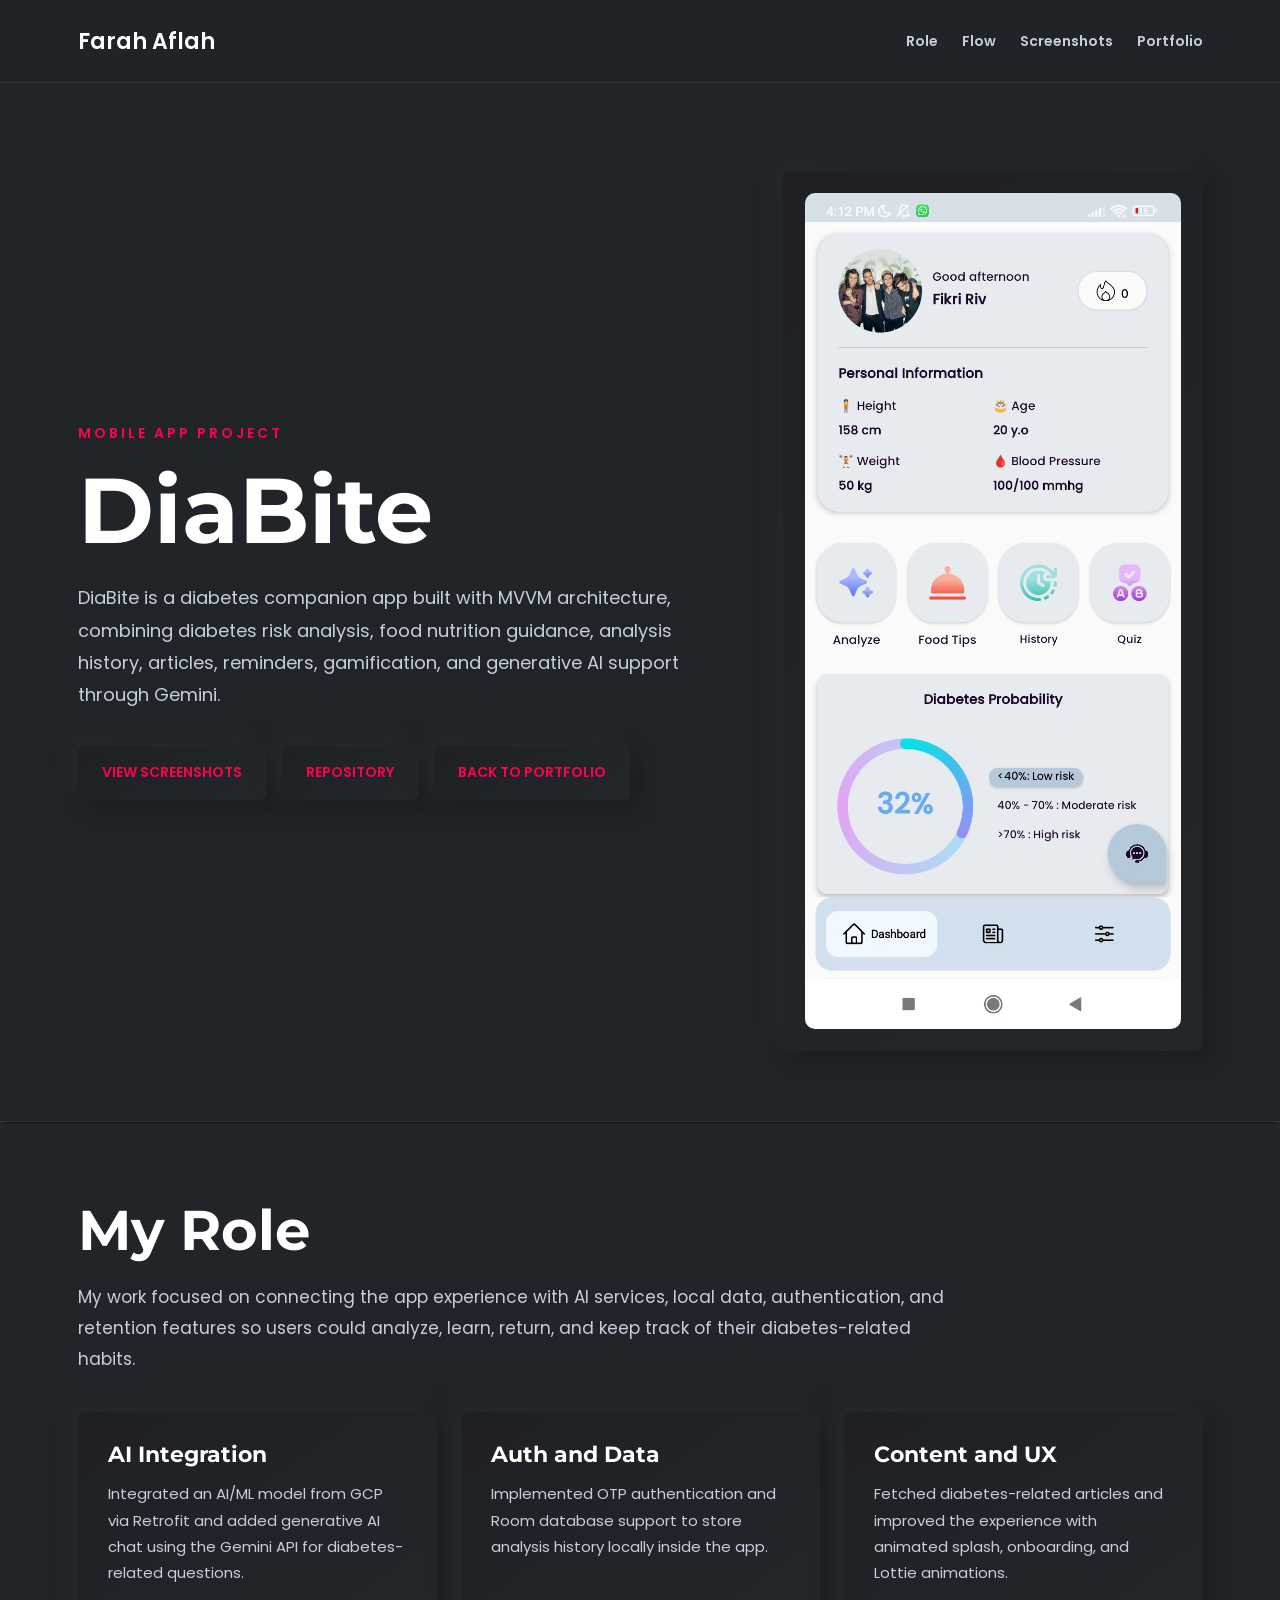
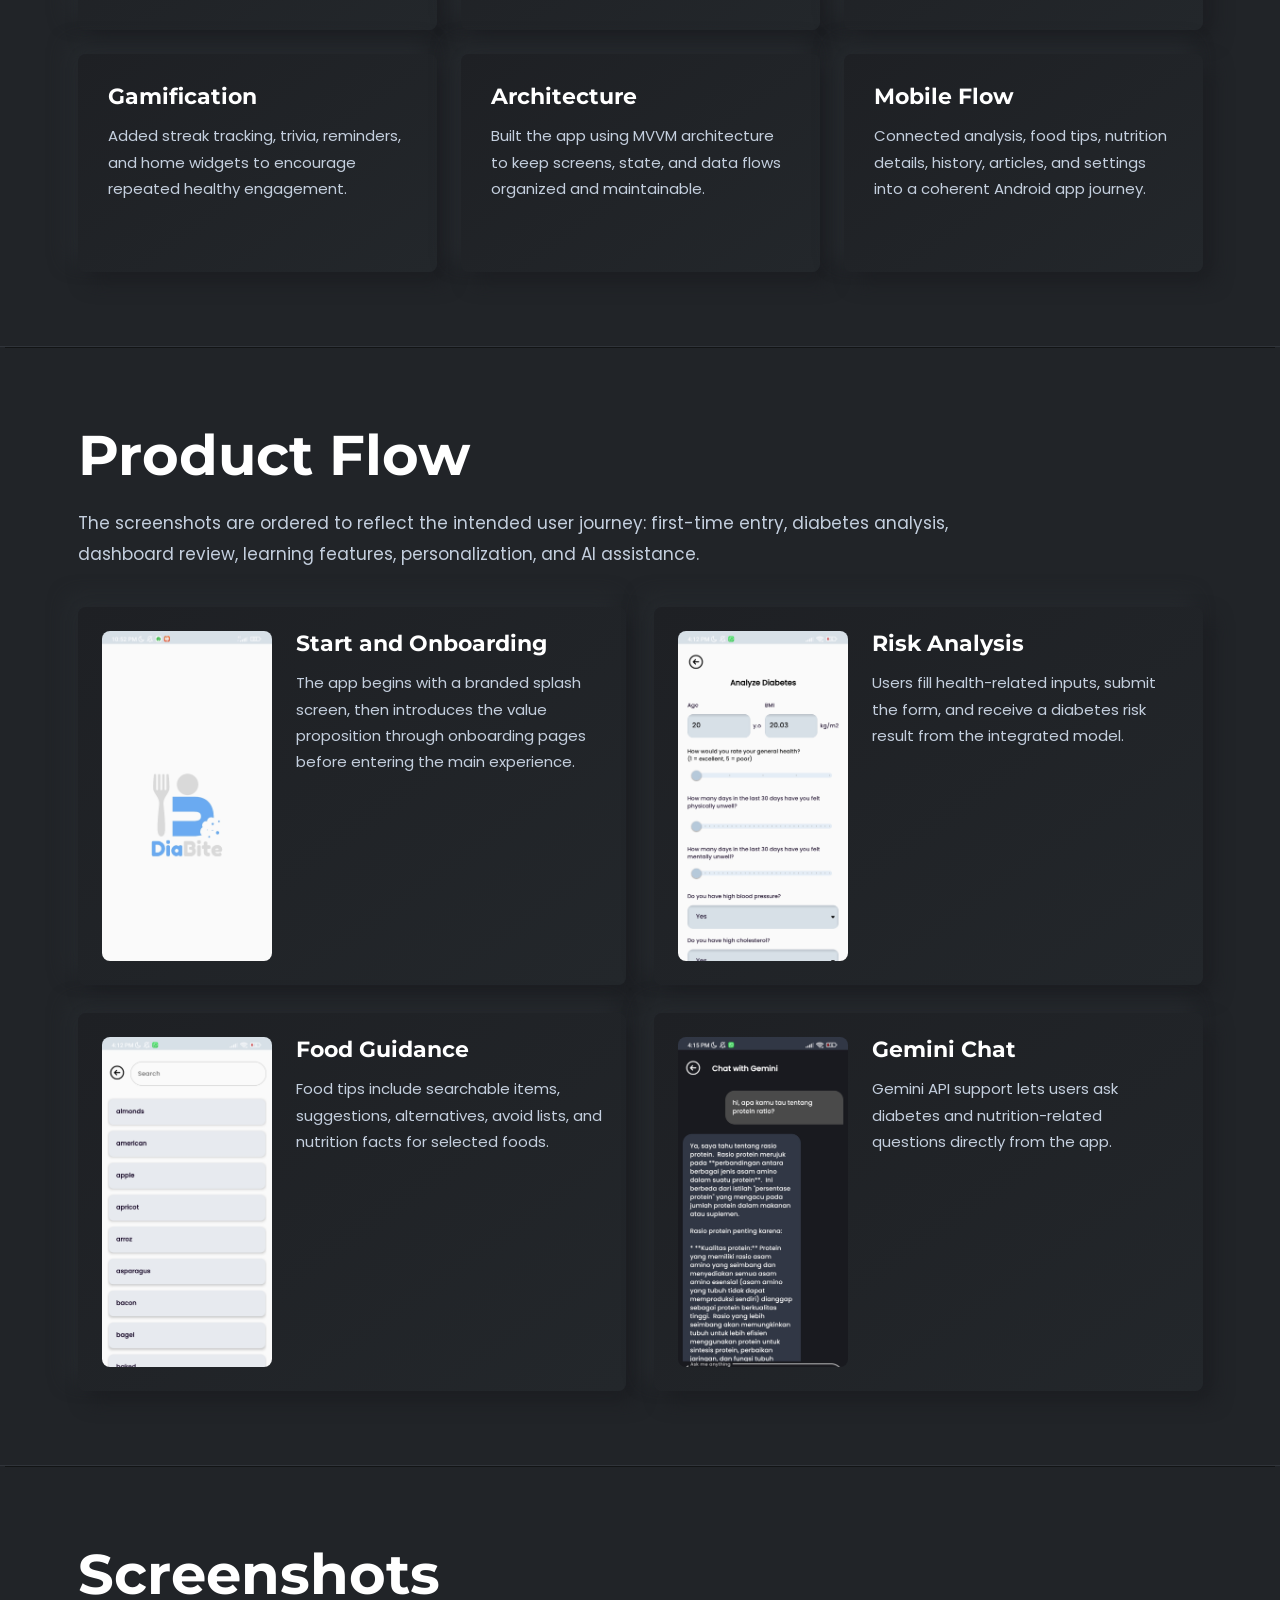
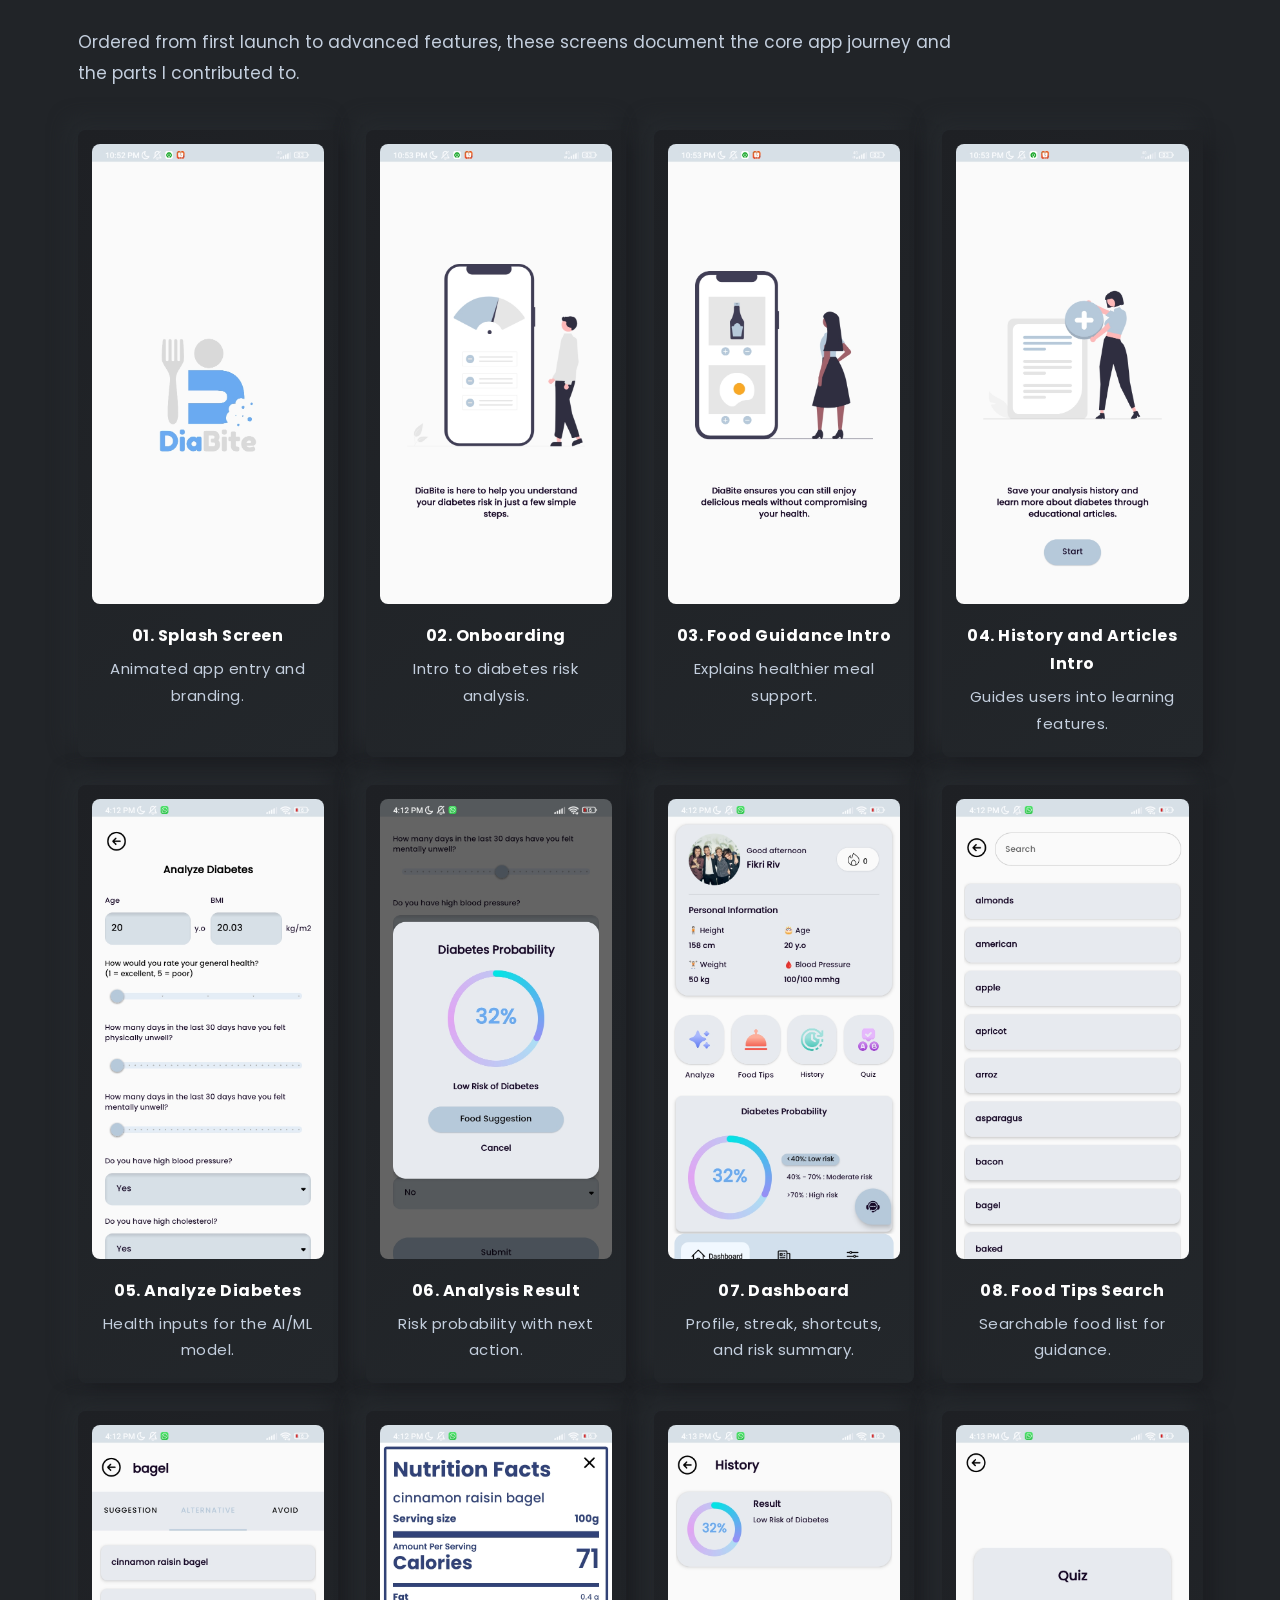
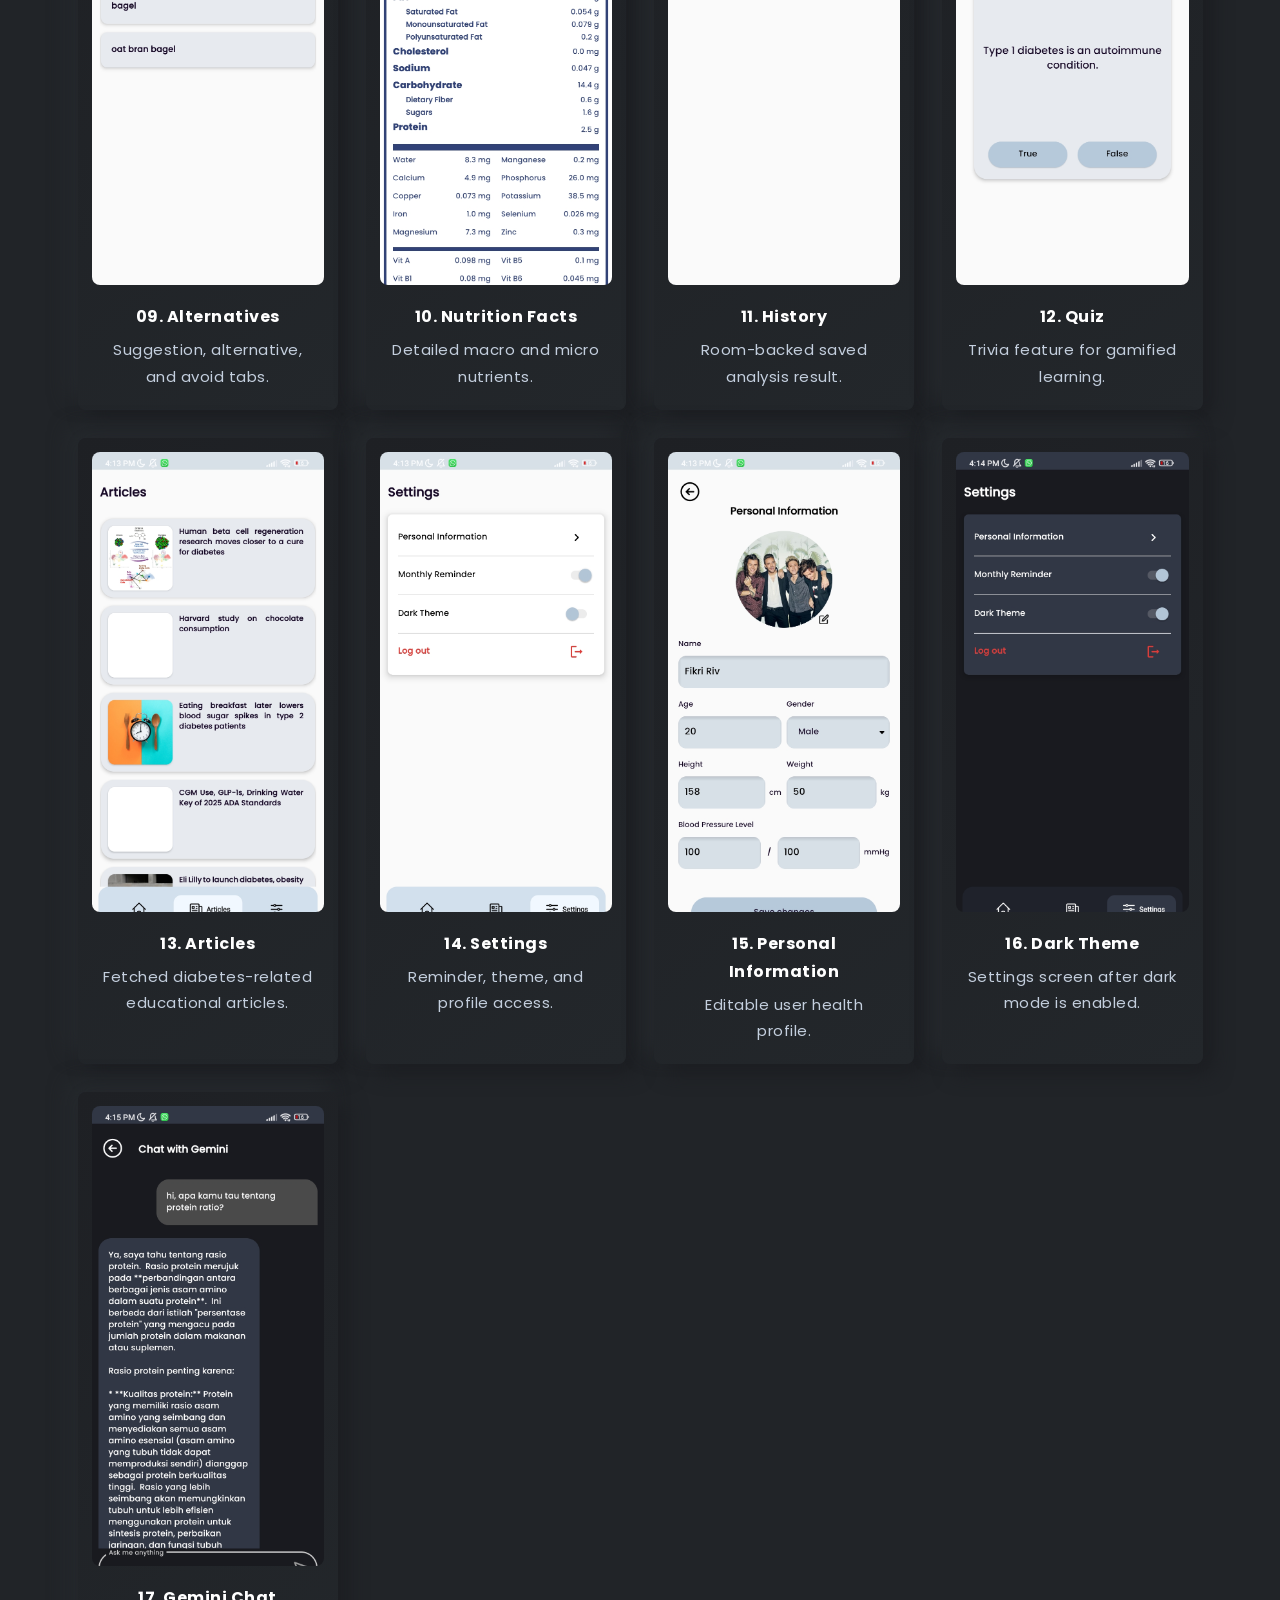
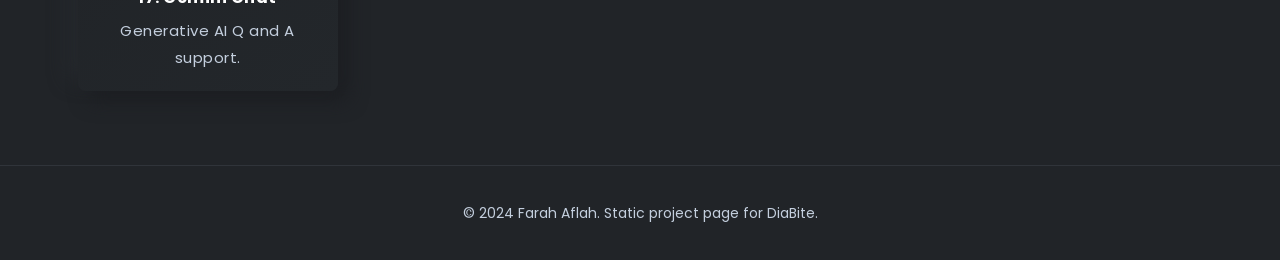
<file: diabite.html>
<!DOCTYPE html>
<html lang="en">

<head>
    <meta charset="UTF-8">
    <meta http-equiv="x-ua-compatible" content="ie=edge">
    <title>DiaBite Project - Farah Aflah</title>
    <meta name="description"
        content="DiaBite mobile app project case study by Farah Aflah, featuring AI diabetes analysis, Gemini chat, OTP authentication, Room history, articles, reminders, widgets, and gamification.">
    <meta name="robots" content="index, follow">
    <meta name="viewport" content="width=device-width, initial-scale=1">
    <link rel="shortcut icon" type="image/x-icon"
        href="https://i.pinimg.com/736x/39/aa/d8/39aad8822d404314831b450a25707e47.jpg">
    <link rel="stylesheet" href="./assets/bootstrap.min.css">
    <link rel="stylesheet" href="./assets/feature.css">
    <link rel="stylesheet" href="./assets/style.css">
    <style>
        body.diabite-page {
            background: #212428;
            color: var(--color-lightn);
            font-family: var(--font-primary);
        }

        .db-nav {
            background: rgba(33, 36, 40, 0.92);
            border-bottom: 1px solid #30343a;
            position: sticky;
            top: 0;
            z-index: 50;
            backdrop-filter: blur(14px);
        }

        .db-nav-inner {
            align-items: center;
            display: flex;
            justify-content: space-between;
            min-height: 82px;
        }

        .db-brand,
        .db-nav-link {
            color: var(--color-lightn);
            font-weight: 600;
            text-decoration: none;
        }

        .db-brand {
            color: #ffffff;
            font-size: 22px;
            margin: 0;
        }

        .db-nav-links {
            display: flex;
            gap: 24px;
            margin: 0;
        }

        .db-nav-link {
            font-size: 14px;
        }

        .db-nav-link:hover,
        .db-brand:hover {
            color: var(--color-primary);
        }

        .db-hero {
            padding: 88px 0 70px;
        }

        .db-hero-grid {
            align-items: center;
            display: grid;
            gap: 52px;
            grid-template-columns: minmax(0, 1fr) minmax(280px, 420px);
        }

        .db-kicker {
            color: var(--color-primary);
            font-size: 14px;
            font-weight: 600;
            letter-spacing: 3px;
            margin-bottom: 20px;
            text-transform: uppercase;
        }

        .db-title {
            color: #ffffff;
            font-size: clamp(46px, 8vw, 92px);
            font-weight: 700;
            line-height: 1;
            margin-bottom: 26px;
        }

        .db-lead {
            color: var(--color-lightn);
            font-size: 18px;
            line-height: 1.8;
            margin-bottom: 34px;
            max-width: 790px;
        }

        .db-actions {
            display: flex;
            flex-wrap: wrap;
            gap: 16px;
        }

        .db-btn {
            align-items: center;
            background: linear-gradient(145deg, #1e2024, #23272b);
            border: 0;
            border-radius: 6px;
            box-shadow: var(--shadow-1);
            color: var(--color-primary);
            display: inline-flex;
            font-size: 14px;
            font-weight: 600;
            justify-content: center;
            min-height: 54px;
            padding: 0 24px;
            text-decoration: none;
            text-transform: uppercase;
        }

        .db-btn:hover {
            color: #ffffff;
            transform: translateY(-2px);
        }

        .db-phone-feature {
            background: linear-gradient(145deg, #1e2024, #23272b);
            border-radius: 8px;
            box-shadow: var(--shadow-1);
            padding: 22px;
        }

        .db-phone-feature img {
            border-radius: 10px;
            display: block;
            height: auto;
            width: 100%;
        }

        .db-section {
            padding: 74px 0;
        }

        .db-section.section-separator {
            border-top: 1px solid #30343a;
        }

        .db-section-title {
            color: #ffffff;
            font-size: clamp(32px, 5vw, 56px);
            margin-bottom: 18px;
        }

        .db-section-copy {
            color: var(--color-lightn);
            font-size: 17px;
            line-height: 1.8;
            margin-bottom: 0;
            max-width: 880px;
        }

        .db-role-grid {
            display: grid;
            gap: 24px;
            grid-template-columns: repeat(3, minmax(0, 1fr));
            margin-top: 38px;
        }

        .db-role-card,
        .db-flow-card,
        .db-shot-card {
            background: linear-gradient(145deg, #1e2024, #23272b);
            border-radius: 8px;
            box-shadow: var(--shadow-1);
        }

        .db-role-card {
            min-height: 218px;
            padding: 30px;
        }

        .db-role-card h3,
        .db-flow-card h3 {
            color: #ffffff;
            font-size: 22px;
            margin-bottom: 14px;
        }

        .db-role-card p,
        .db-flow-card p,
        .db-shot-card figcaption {
            color: var(--color-lightn);
            font-size: 15px;
            line-height: 1.75;
            margin: 0;
        }

        .db-flow {
            display: grid;
            gap: 28px;
            grid-template-columns: repeat(2, minmax(0, 1fr));
            margin-top: 38px;
        }

        .db-flow-card {
            display: grid;
            gap: 24px;
            grid-template-columns: 170px minmax(0, 1fr);
            padding: 24px;
        }

        .db-flow-card img {
            border-radius: 8px;
            height: 330px;
            object-fit: cover;
            object-position: top;
            width: 100%;
        }

        .db-shot-grid {
            display: grid;
            gap: 28px;
            grid-template-columns: repeat(4, minmax(0, 1fr));
            margin-top: 42px;
        }

        .db-shot-card {
            overflow: hidden;
            padding: 14px;
        }

        .db-shot-card img {
            border-radius: 8px;
            display: block;
            height: 460px;
            object-fit: cover;
            object-position: top;
            width: 100%;
        }

        .db-shot-card figcaption {
            min-height: 86px;
            padding: 18px 8px 6px;
        }

        .db-shot-card strong {
            color: #ffffff;
            display: block;
            font-size: 16px;
            margin-bottom: 6px;
        }

        .db-footer {
            border-top: 1px solid #30343a;
            padding: 36px 0;
            text-align: center;
        }

        .db-footer p {
            color: var(--color-lightn);
            font-size: 14px;
            margin: 0;
        }

        @media (max-width: 1199px) {
            .db-shot-grid {
                grid-template-columns: repeat(3, minmax(0, 1fr));
            }
        }

        @media (max-width: 991px) {
            .db-hero-grid,
            .db-flow,
            .db-role-grid {
                grid-template-columns: 1fr;
            }

            .db-shot-grid {
                grid-template-columns: repeat(2, minmax(0, 1fr));
            }
        }

        @media (max-width: 767px) {
            .db-nav-inner,
            .db-nav-links {
                align-items: flex-start;
                flex-direction: column;
            }

            .db-nav-inner {
                gap: 14px;
                padding: 18px 0;
            }

            .db-nav-links {
                gap: 12px;
            }

            .db-hero {
                padding: 54px 0 46px;
            }

            .db-flow-card {
                grid-template-columns: 1fr;
            }

            .db-flow-card img {
                height: auto;
            }

            .db-shot-grid {
                grid-template-columns: 1fr;
            }

            .db-shot-card img {
                height: auto;
            }
        }
    </style>
</head>

<body class="diabite-page">
    <nav class="db-nav">
        <div class="container db-nav-inner">
            <a class="db-brand" href="./index.html">Farah Aflah</a>
            <div class="db-nav-links">
                <a class="db-nav-link" href="#role">Role</a>
                <a class="db-nav-link" href="#flow">Flow</a>
                <a class="db-nav-link" href="#screens">Screenshots</a>
                <a class="db-nav-link" href="./index.html#portfolio">Portfolio</a>
            </div>
        </div>
    </nav>

    <main>
        <section class="db-hero">
            <div class="container db-hero-grid">
                <div>
                    <p class="db-kicker">Mobile App Project</p>
                    <h1 class="db-title">DiaBite</h1>
                    <p class="db-lead">DiaBite is a diabetes companion app built with MVVM architecture, combining
                        diabetes risk analysis, food nutrition guidance, analysis history, articles, reminders,
                        gamification, and generative AI support through Gemini.</p>
                    <div class="db-actions">
                        <a class="db-btn" href="#screens">View Screenshots</a>
                        <a class="db-btn" href="https://github.com/DiaBite-Bangkit-2024" target="_blank">Repository</a>
                        <a class="db-btn" href="./index.html#portfolio">Back to Portfolio</a>
                    </div>
                </div>
                <div class="db-phone-feature">
                    <img src="./assets/ss-diabite-6.jpg" alt="DiaBite dashboard screen">
                </div>
            </div>
        </section>

        <section class="db-section section-separator" id="role">
            <div class="container">
                <h2 class="db-section-title">My Role</h2>
                <p class="db-section-copy">My work focused on connecting the app experience with AI services, local
                    data, authentication, and retention features so users could analyze, learn, return, and keep track
                    of their diabetes-related habits.</p>

                <div class="db-role-grid">
                    <article class="db-role-card">
                        <h3>AI Integration</h3>
                        <p>Integrated an AI/ML model from GCP via Retrofit and added generative AI chat using the
                            Gemini API for diabetes-related questions.</p>
                    </article>
                    <article class="db-role-card">
                        <h3>Auth and Data</h3>
                        <p>Implemented OTP authentication and Room database support to store analysis history locally
                            inside the app.</p>
                    </article>
                    <article class="db-role-card">
                        <h3>Content and UX</h3>
                        <p>Fetched diabetes-related articles and improved the experience with animated splash,
                            onboarding, and Lottie animations.</p>
                    </article>
                    <article class="db-role-card">
                        <h3>Gamification</h3>
                        <p>Added streak tracking, trivia, reminders, and home widgets to encourage repeated healthy
                            engagement.</p>
                    </article>
                    <article class="db-role-card">
                        <h3>Architecture</h3>
                        <p>Built the app using MVVM architecture to keep screens, state, and data flows organized and
                            maintainable.</p>
                    </article>
                    <article class="db-role-card">
                        <h3>Mobile Flow</h3>
                        <p>Connected analysis, food tips, nutrition details, history, articles, and settings into a
                            coherent Android app journey.</p>
                    </article>
                </div>
            </div>
        </section>

        <section class="db-section section-separator" id="flow">
            <div class="container">
                <h2 class="db-section-title">Product Flow</h2>
                <p class="db-section-copy">The screenshots are ordered to reflect the intended user journey: first-time
                    entry, diabetes analysis, dashboard review, learning features, personalization, and AI assistance.
                </p>

                <div class="db-flow">
                    <article class="db-flow-card">
                        <img src="./assets/ss-diabite-0.jpg" alt="DiaBite splash screen">
                        <div>
                            <h3>Start and Onboarding</h3>
                            <p>The app begins with a branded splash screen, then introduces the value proposition
                                through onboarding pages before entering the main experience.</p>
                        </div>
                    </article>
                    <article class="db-flow-card">
                        <img src="./assets/ss-diabite-7.jpg" alt="DiaBite analysis input screen">
                        <div>
                            <h3>Risk Analysis</h3>
                            <p>Users fill health-related inputs, submit the form, and receive a diabetes risk result
                                from the integrated model.</p>
                        </div>
                    </article>
                    <article class="db-flow-card">
                        <img src="./assets/ss-diabite-8.jpg" alt="DiaBite food tips search screen">
                        <div>
                            <h3>Food Guidance</h3>
                            <p>Food tips include searchable items, suggestions, alternatives, avoid lists, and nutrition
                                facts for selected foods.</p>
                        </div>
                    </article>
                    <article class="db-flow-card">
                        <img src="./assets/ss-diabite-18.jpg" alt="DiaBite Gemini chat screen">
                        <div>
                            <h3>Gemini Chat</h3>
                            <p>Gemini API support lets users ask diabetes and nutrition-related questions directly from
                                the app.</p>
                        </div>
                    </article>
                </div>
            </div>
        </section>

        <section class="db-section section-separator" id="screens">
            <div class="container">
                <h2 class="db-section-title">Screenshots</h2>
                <p class="db-section-copy">Ordered from first launch to advanced features, these screens document the
                    core app journey and the parts I contributed to.</p>

                <div class="db-shot-grid">
                    <figure class="db-shot-card">
                        <img src="./assets/ss-diabite-0.jpg" alt="DiaBite splash screen">
                        <figcaption><strong>01. Splash Screen</strong>Animated app entry and branding.</figcaption>
                    </figure>
                    <figure class="db-shot-card">
                        <img src="./assets/ss-diabite-1.jpg" alt="DiaBite onboarding page one">
                        <figcaption><strong>02. Onboarding</strong>Intro to diabetes risk analysis.</figcaption>
                    </figure>
                    <figure class="db-shot-card">
                        <img src="./assets/ss-diabite-2.jpg" alt="DiaBite onboarding page two">
                        <figcaption><strong>03. Food Guidance Intro</strong>Explains healthier meal support.</figcaption>
                    </figure>
                    <figure class="db-shot-card">
                        <img src="./assets/ss-diabite-3.jpg" alt="DiaBite onboarding page three">
                        <figcaption><strong>04. History and Articles Intro</strong>Guides users into learning features.
                        </figcaption>
                    </figure>
                    <figure class="db-shot-card">
                        <img src="./assets/ss-diabite-7.jpg" alt="DiaBite diabetes analysis form">
                        <figcaption><strong>05. Analyze Diabetes</strong>Health inputs for the AI/ML model.</figcaption>
                    </figure>
                    <figure class="db-shot-card">
                        <img src="./assets/ss-diabite-5.jpg" alt="DiaBite diabetes probability result modal">
                        <figcaption><strong>06. Analysis Result</strong>Risk probability with next action.</figcaption>
                    </figure>
                    <figure class="db-shot-card">
                        <img src="./assets/ss-diabite-6.jpg" alt="DiaBite dashboard screen">
                        <figcaption><strong>07. Dashboard</strong>Profile, streak, shortcuts, and risk summary.
                        </figcaption>
                    </figure>
                    <figure class="db-shot-card">
                        <img src="./assets/ss-diabite-8.jpg" alt="DiaBite food tips search list">
                        <figcaption><strong>08. Food Tips Search</strong>Searchable food list for guidance.</figcaption>
                    </figure>
                    <figure class="db-shot-card">
                        <img src="./assets/ss-diabite-9.jpg" alt="DiaBite food alternatives screen">
                        <figcaption><strong>09. Alternatives</strong>Suggestion, alternative, and avoid tabs.
                        </figcaption>
                    </figure>
                    <figure class="db-shot-card">
                        <img src="./assets/ss-diabite-10.jpg" alt="DiaBite nutrition facts screen">
                        <figcaption><strong>10. Nutrition Facts</strong>Detailed macro and micro nutrients.</figcaption>
                    </figure>
                    <figure class="db-shot-card">
                        <img src="./assets/ss-diabite-11.jpg" alt="DiaBite history screen">
                        <figcaption><strong>11. History</strong>Room-backed saved analysis result.</figcaption>
                    </figure>
                    <figure class="db-shot-card">
                        <img src="./assets/ss-diabite-12.jpg" alt="DiaBite quiz screen">
                        <figcaption><strong>12. Quiz</strong>Trivia feature for gamified learning.</figcaption>
                    </figure>
                    <figure class="db-shot-card">
                        <img src="./assets/ss-diabite-13.jpg" alt="DiaBite articles screen">
                        <figcaption><strong>13. Articles</strong>Fetched diabetes-related educational articles.
                        </figcaption>
                    </figure>
                    <figure class="db-shot-card">
                        <img src="./assets/ss-diabite-14.jpg" alt="DiaBite settings screen">
                        <figcaption><strong>14. Settings</strong>Reminder, theme, and profile access.</figcaption>
                    </figure>
                    <figure class="db-shot-card">
                        <img src="./assets/ss-diabite-15.jpg" alt="DiaBite personal information screen">
                        <figcaption><strong>15. Personal Information</strong>Editable user health profile.</figcaption>
                    </figure>
                    <figure class="db-shot-card">
                        <img src="./assets/ss-diabite-16.jpg" alt="DiaBite dark theme settings screen">
                        <figcaption><strong>16. Dark Theme</strong>Settings screen after dark mode is enabled.
                        </figcaption>
                    </figure>
                    <figure class="db-shot-card">
                        <img src="./assets/ss-diabite-18.jpg" alt="DiaBite Gemini chat screen">
                        <figcaption><strong>17. Gemini Chat</strong>Generative AI Q and A support.</figcaption>
                    </figure>
                </div>
            </div>
        </section>
    </main>

    <footer class="db-footer">
        <div class="container">
            <p>&copy; 2024 Farah Aflah. Static project page for DiaBite.</p>
        </div>
    </footer>
</body>

</html>
</file>
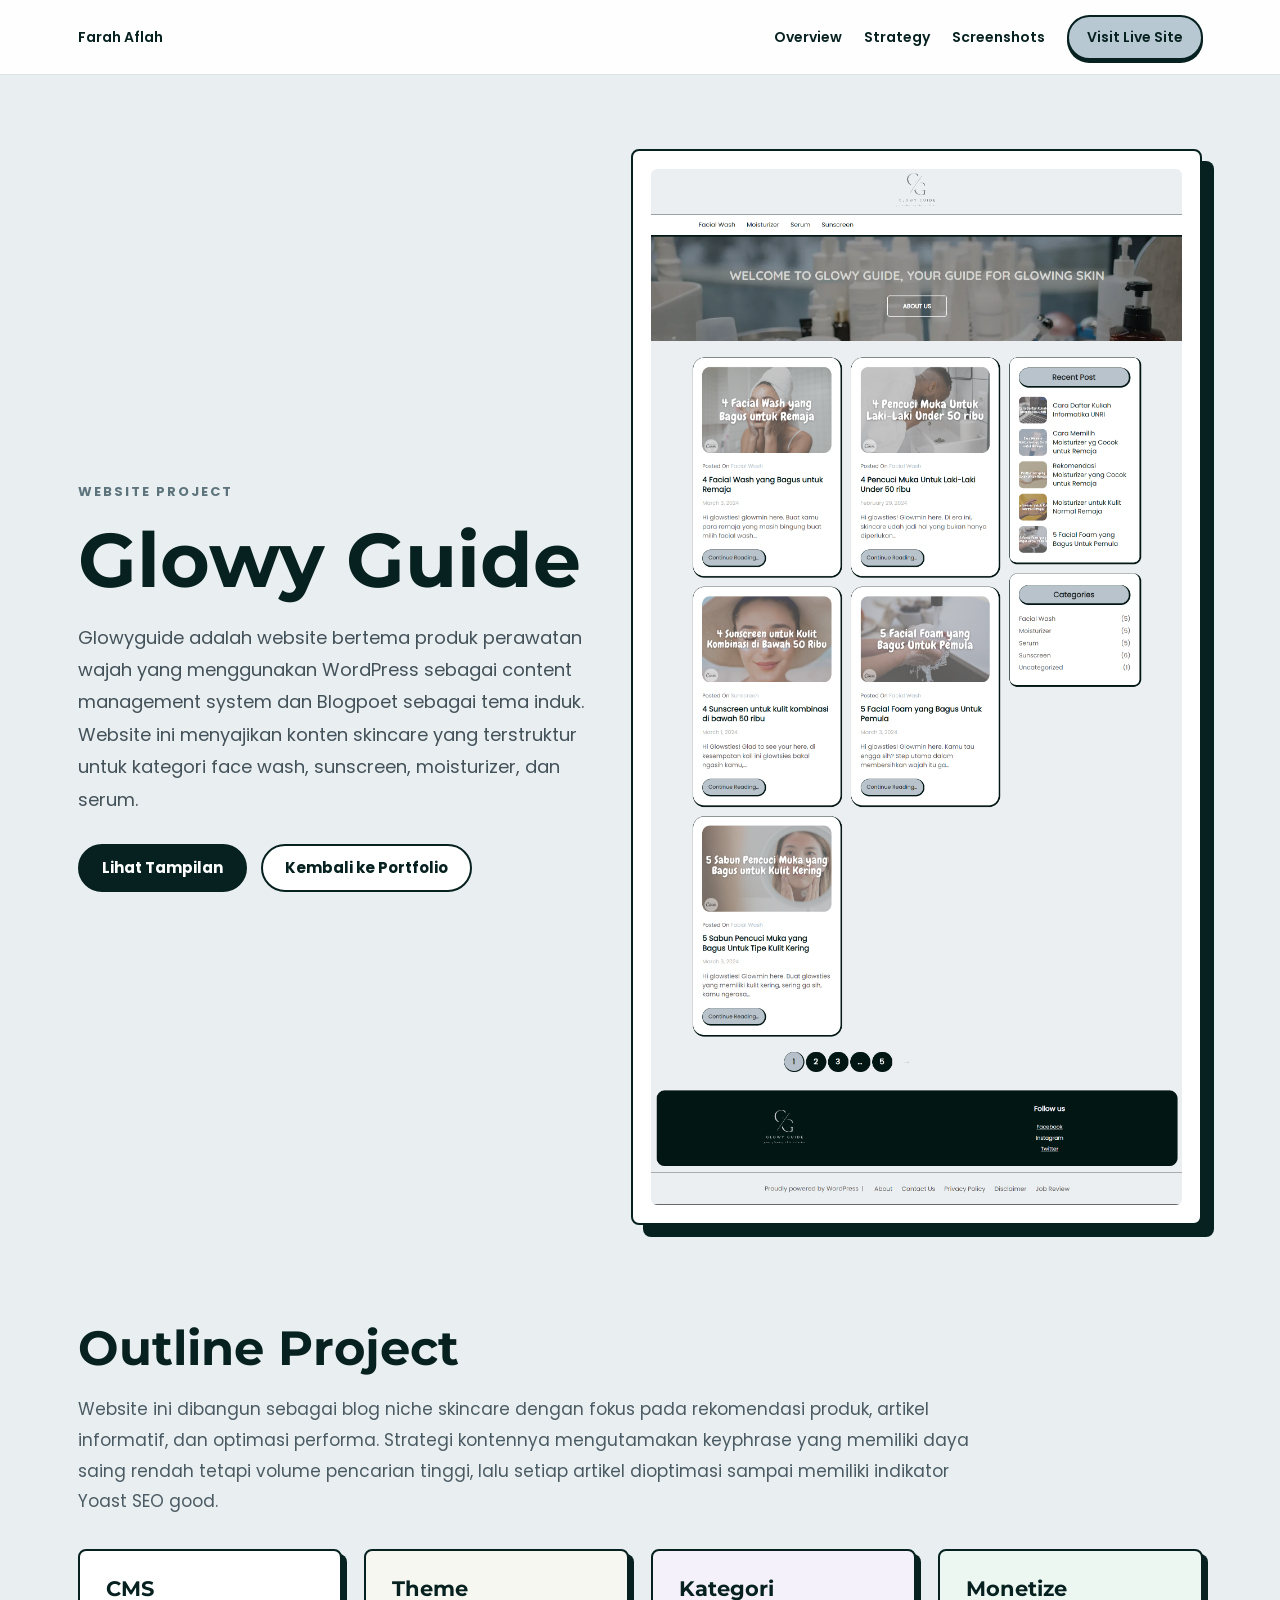
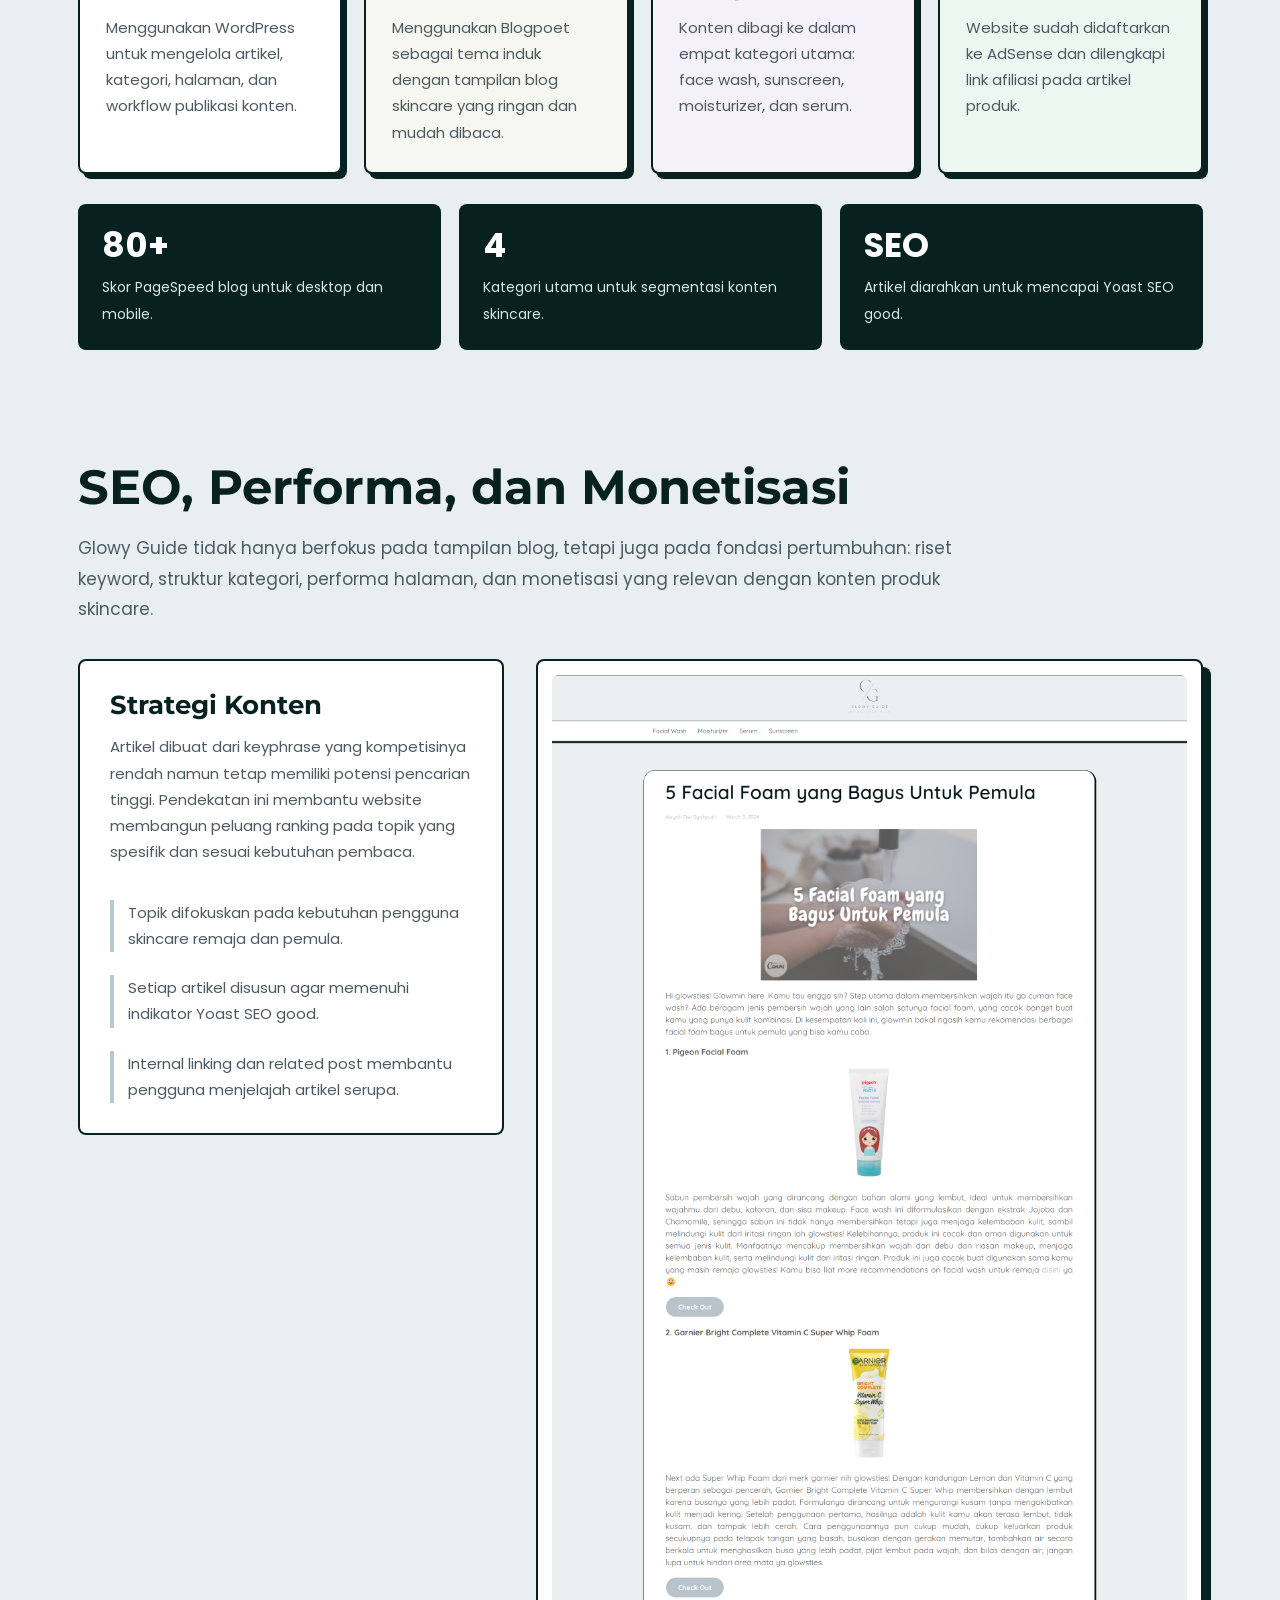
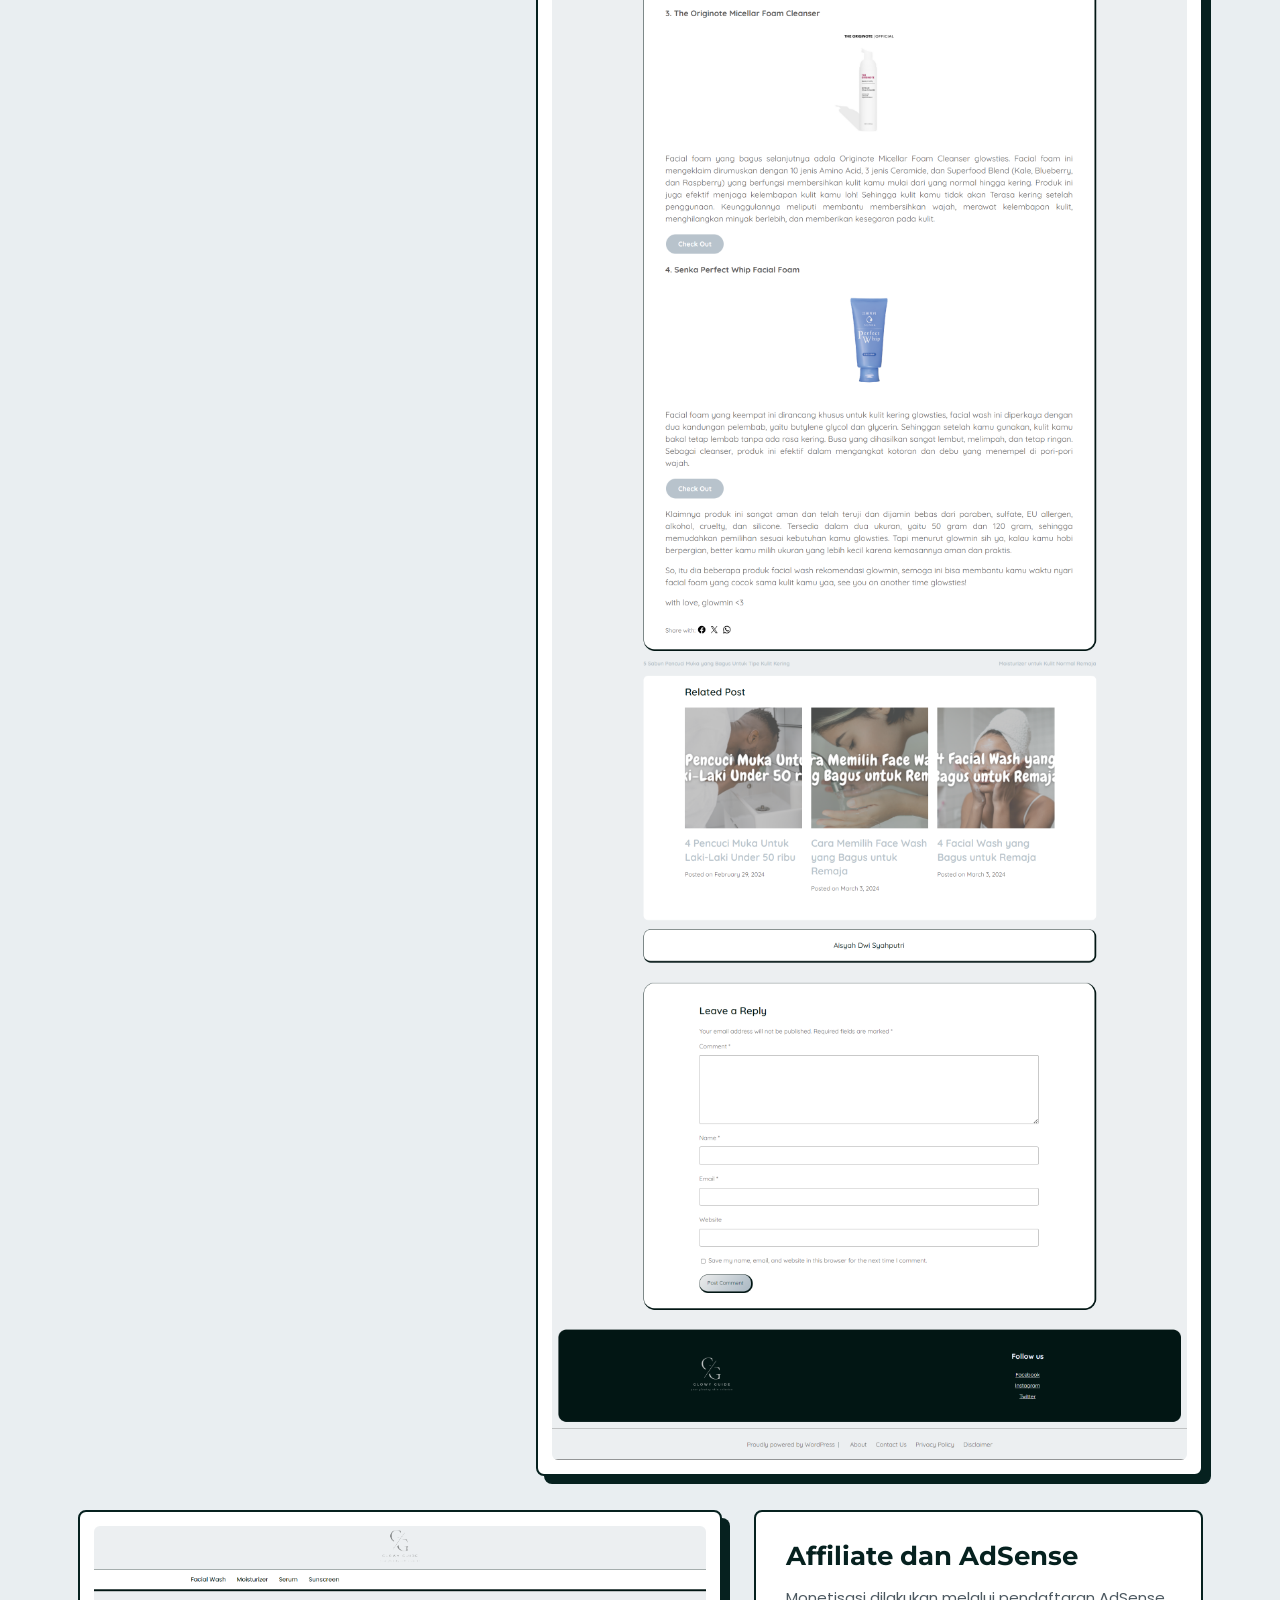
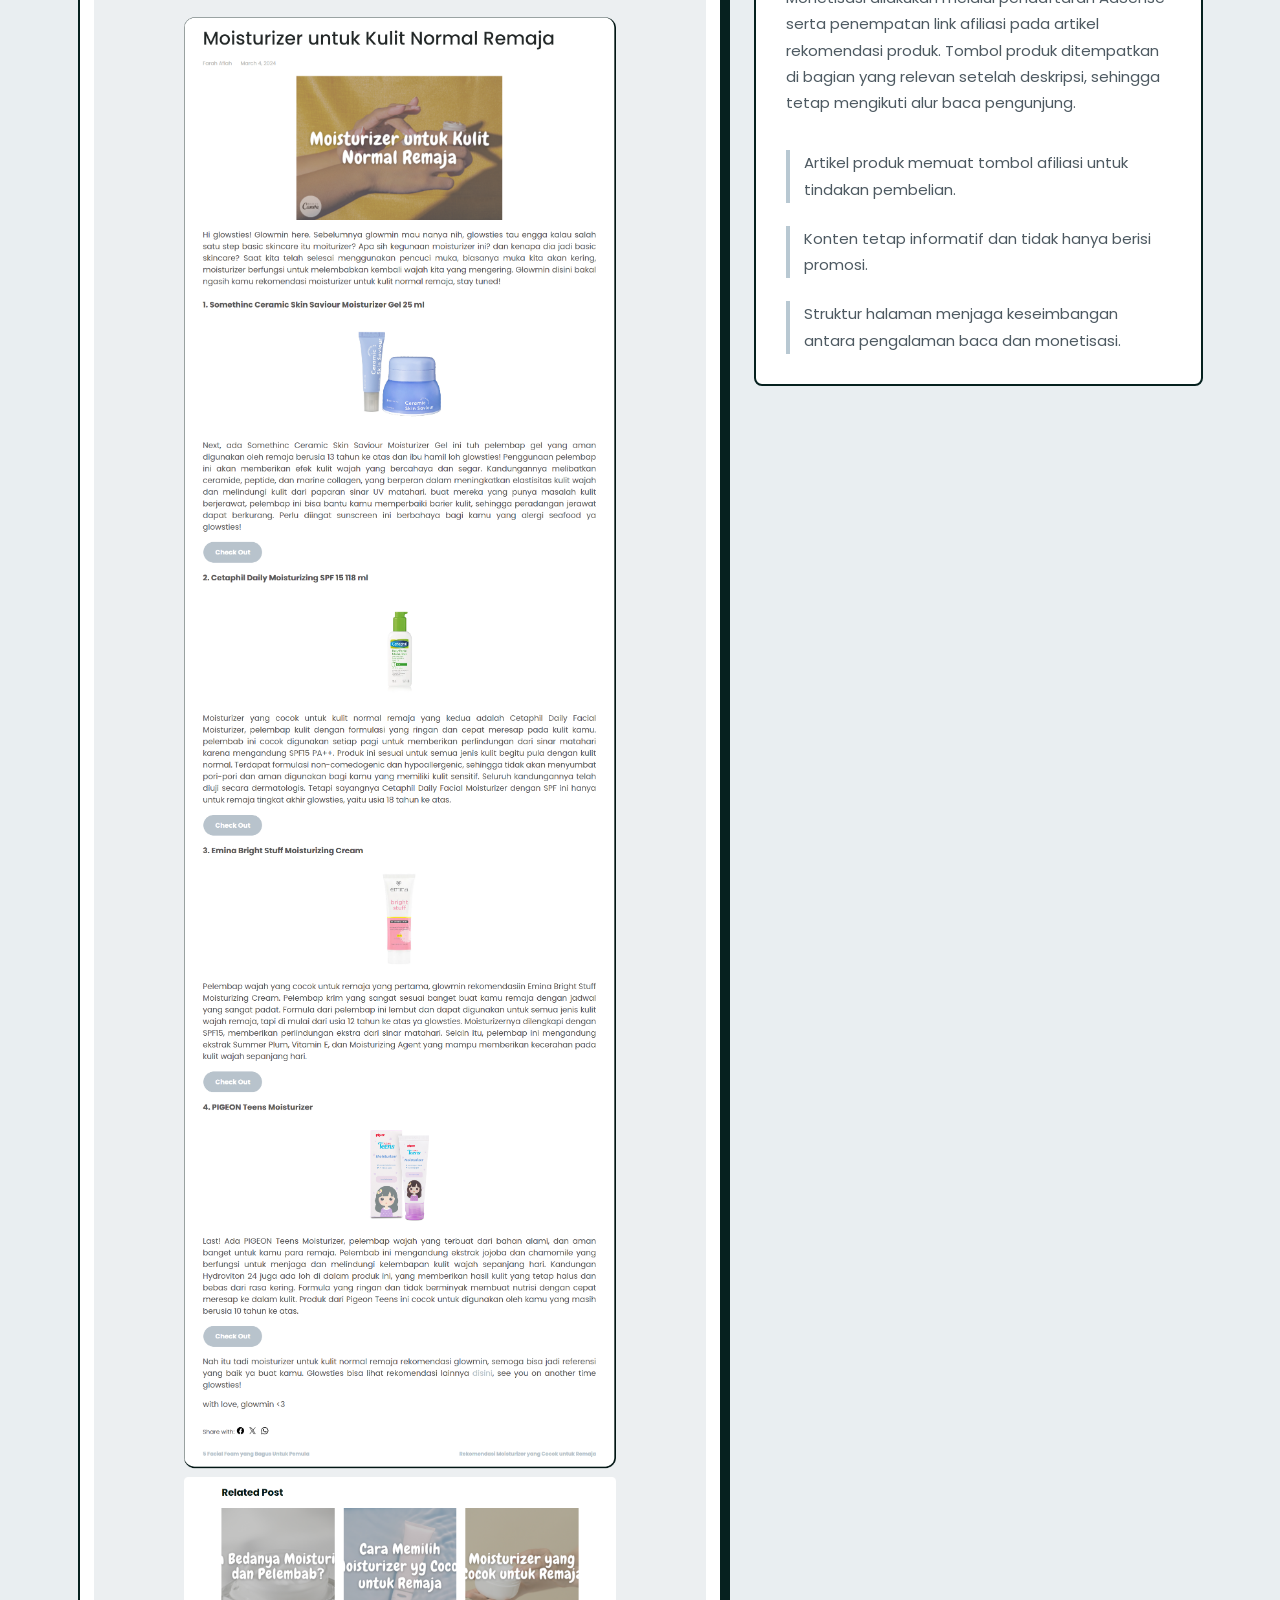
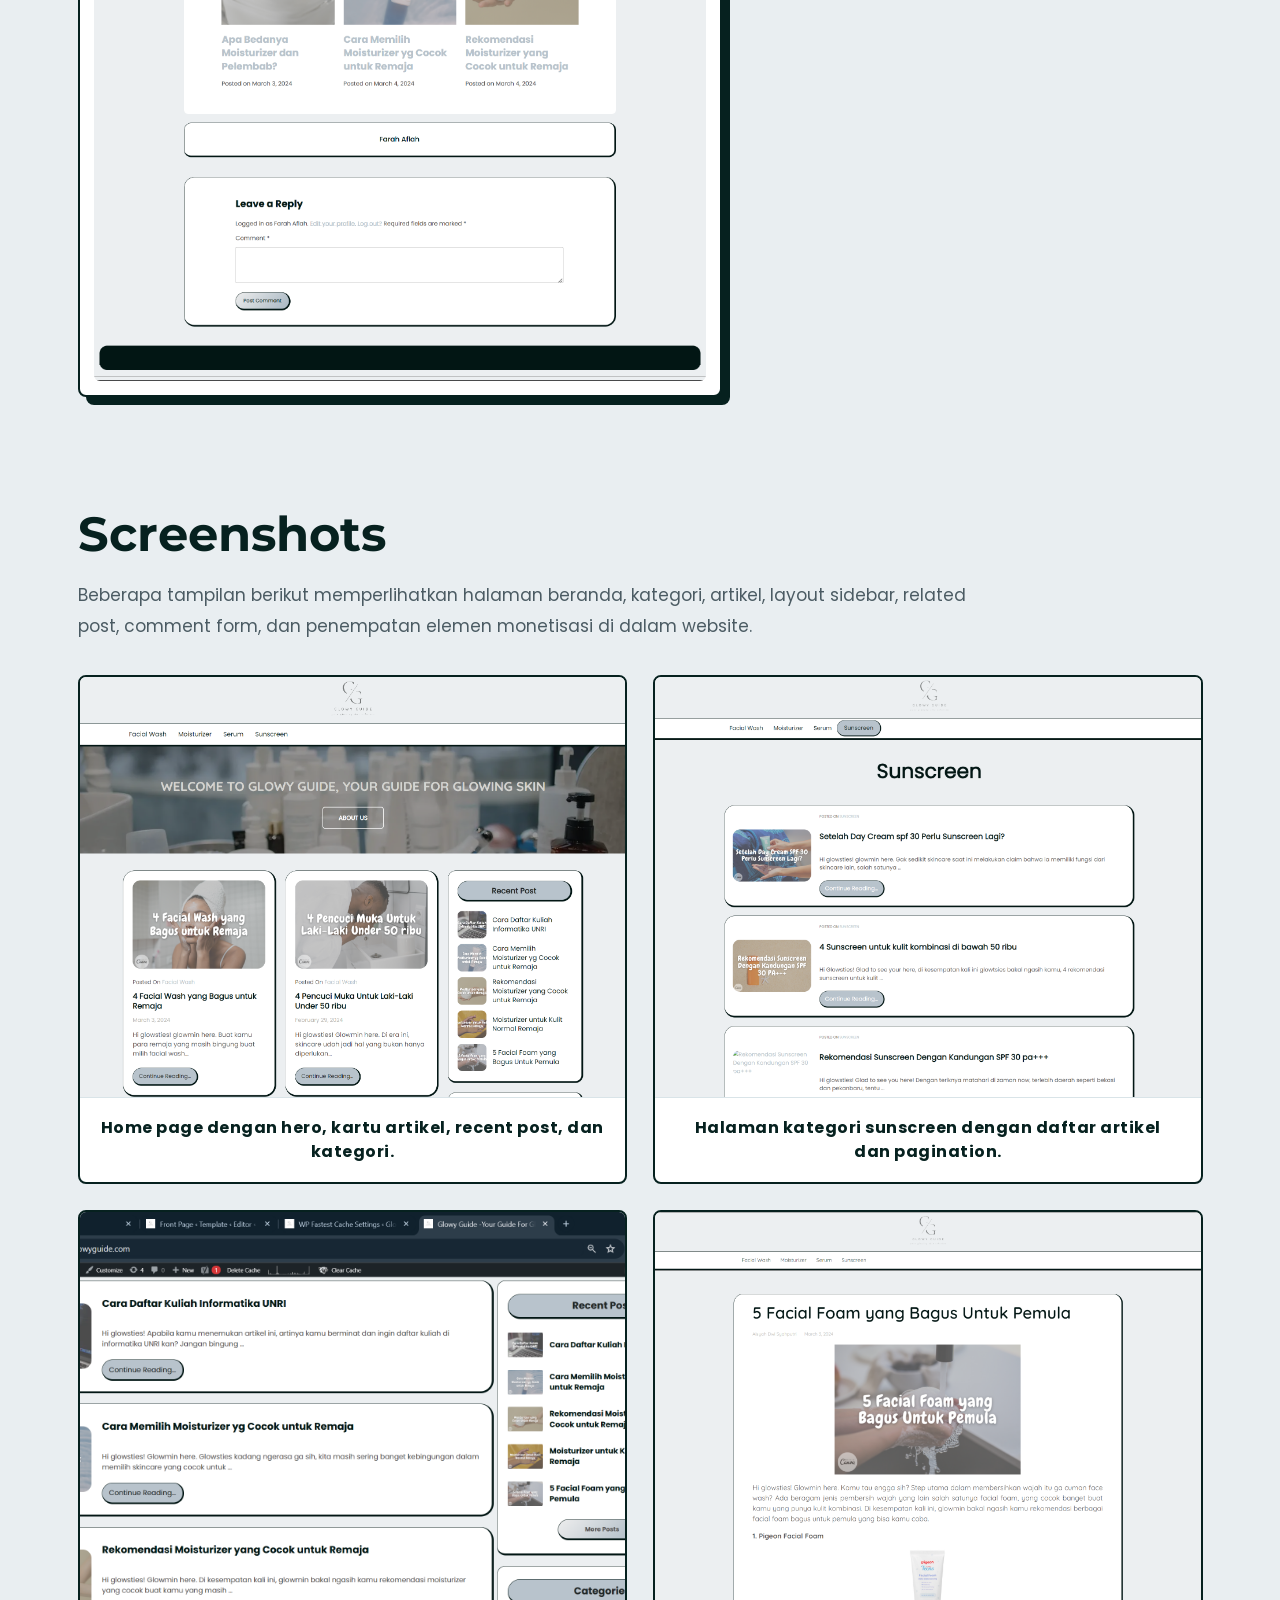
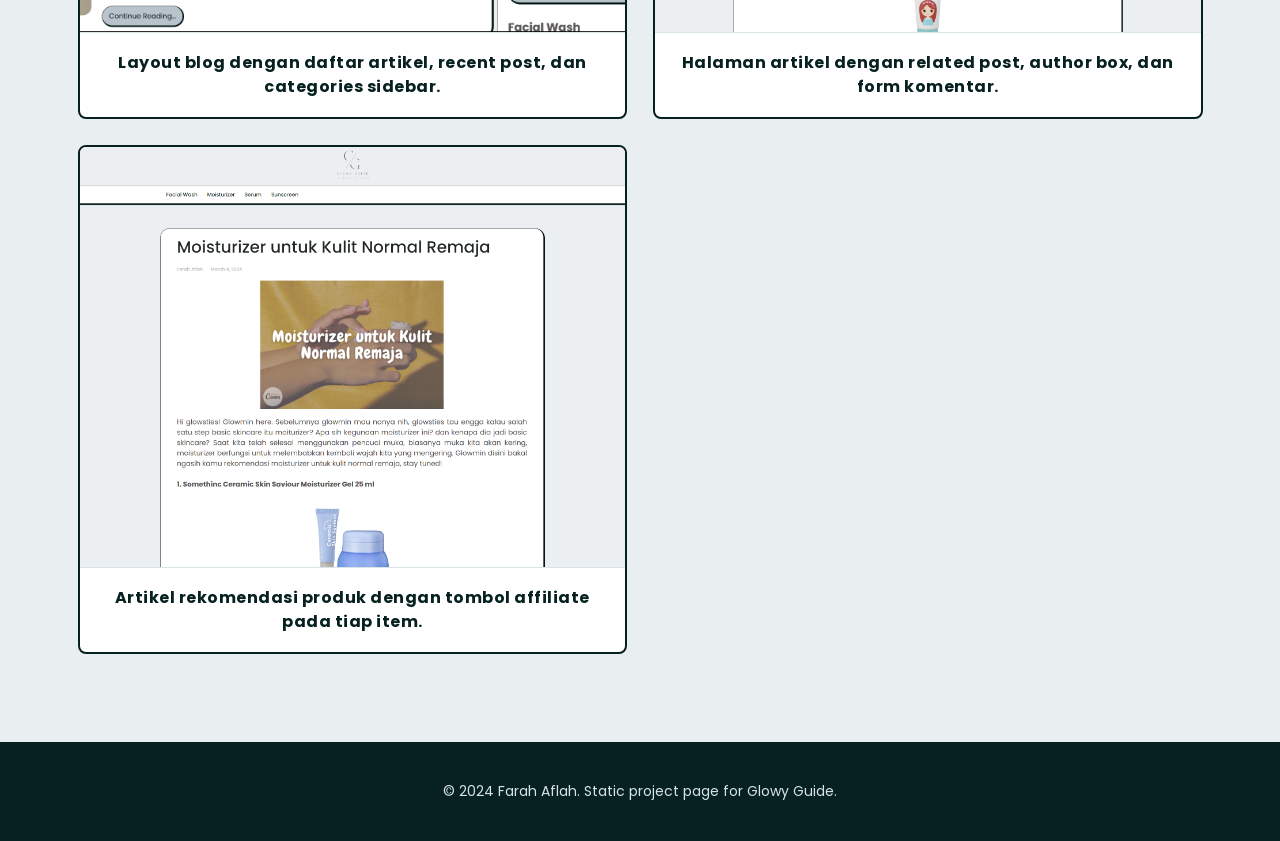
<file: glowyguide.html>
<!DOCTYPE html>
<html lang="id">

<head>
    <meta charset="UTF-8">
    <meta http-equiv="x-ua-compatible" content="ie=edge">
    <title>Glowy Guide Project - Farah Aflah</title>
    <meta name="description"
        content="Halaman studi proyek Glowy Guide, website skincare berbasis WordPress dengan optimasi SEO, PageSpeed, AdSense, dan affiliate marketing.">
    <meta name="robots" content="index, follow">
    <meta name="viewport" content="width=device-width, initial-scale=1">
    <link rel="shortcut icon" type="image/x-icon"
        href="https://i.pinimg.com/736x/39/aa/d8/39aad8822d404314831b450a25707e47.jpg">
    <link rel="stylesheet" href="./assets/bootstrap.min.css">
    <link rel="stylesheet" href="./assets/style.css">
    <style>
        :root {
            --gg-ink: #06211f;
            --gg-muted: #68747d;
            --gg-line: #d9e4e8;
            --gg-soft: #eef4f6;
            --gg-card: #ffffff;
            --gg-blue: #b8c8d2;
            --gg-lilac: #d7d0e5;
            --gg-green: #c9ddd1;
        }

        body.glowy-page {
            background: #e9eef1;
            color: var(--gg-ink);
            font-family: "Poppins", sans-serif;
        }

        .glowy-nav {
            position: sticky;
            top: 0;
            z-index: 20;
            background: rgba(255, 255, 255, 0.92);
            border-bottom: 1px solid var(--gg-line);
            backdrop-filter: blur(16px);
        }

        .glowy-nav-inner {
            align-items: center;
            display: flex;
            justify-content: space-between;
            min-height: 74px;
        }

        .glowy-brand {
            color: var(--gg-ink);
            font-size: 18px;
            font-weight: 700;
            letter-spacing: 0;
            margin: 0;
        }

        .glowy-nav a {
            color: var(--gg-ink);
            font-size: 14px;
            font-weight: 600;
            text-decoration: none;
        }

        .glowy-nav-links {
            align-items: center;
            display: flex;
            gap: 22px;
            margin: 0;
        }

        .glowy-pill-link {
            background: var(--gg-blue);
            border: 2px solid var(--gg-ink);
            border-radius: 999px;
            box-shadow: 0 3px 0 var(--gg-ink);
            padding: 10px 18px;
        }

        .glowy-hero {
            overflow: hidden;
            padding: 74px 0 40px;
        }

        .glowy-hero-grid {
            align-items: center;
            display: grid;
            gap: 36px;
            grid-template-columns: minmax(0, 0.95fr) minmax(320px, 1.05fr);
        }

        .glowy-kicker {
            color: #5e747d;
            font-size: 13px;
            font-weight: 700;
            letter-spacing: 2px;
            margin-bottom: 18px;
            text-transform: uppercase;
        }

        .glowy-title {
            color: var(--gg-ink);
            font-size: clamp(40px, 6vw, 76px);
            line-height: 1.03;
            margin-bottom: 22px;
        }

        .glowy-lead {
            color: #435159;
            font-size: 18px;
            line-height: 1.8;
            margin-bottom: 28px;
            max-width: 760px;
        }

        .glowy-actions {
            display: flex;
            flex-wrap: wrap;
            gap: 14px;
        }

        .glowy-button {
            align-items: center;
            background: var(--gg-ink);
            border: 2px solid var(--gg-ink);
            border-radius: 999px;
            color: #ffffff;
            display: inline-flex;
            font-size: 15px;
            font-weight: 700;
            justify-content: center;
            min-height: 48px;
            padding: 0 22px;
            text-decoration: none;
        }

        .glowy-button.secondary {
            background: #ffffff;
            color: var(--gg-ink);
        }

        .glowy-hero-shot {
            background: var(--gg-card);
            border: 2px solid var(--gg-ink);
            border-radius: 8px;
            box-shadow: 12px 12px 0 var(--gg-ink);
            padding: 18px;
        }

        .glowy-hero-shot img,
        .glowy-frame img {
            border-radius: 6px;
            display: block;
            height: auto;
            width: 100%;
        }

        .glowy-section {
            padding: 54px 0;
        }

        .glowy-section-title {
            color: var(--gg-ink);
            font-size: clamp(30px, 4vw, 48px);
            margin-bottom: 16px;
        }

        .glowy-section-copy {
            color: #4b5b63;
            font-size: 17px;
            line-height: 1.8;
            margin-bottom: 0;
            max-width: 900px;
        }

        .glowy-card-grid {
            display: grid;
            gap: 22px;
            grid-template-columns: repeat(4, minmax(0, 1fr));
            margin-top: 32px;
        }

        .glowy-info-card {
            background: var(--gg-card);
            border: 2px solid var(--gg-ink);
            border-radius: 8px;
            box-shadow: 5px 5px 0 var(--gg-ink);
            min-height: 190px;
            padding: 26px;
        }

        .glowy-info-card:nth-child(2) {
            background: #f5f7f0;
        }

        .glowy-info-card:nth-child(3) {
            background: #f4f1fa;
        }

        .glowy-info-card:nth-child(4) {
            background: #edf7f2;
        }

        .glowy-info-card h3 {
            color: var(--gg-ink);
            font-size: 21px;
            margin-bottom: 14px;
        }

        .glowy-info-card p,
        .glowy-showcase-copy p,
        .glowy-list li {
            color: #4d5961;
            font-size: 15px;
            line-height: 1.75;
            margin-bottom: 0;
        }

        .glowy-stats {
            display: grid;
            gap: 18px;
            grid-template-columns: repeat(3, minmax(0, 1fr));
            margin-top: 30px;
        }

        .glowy-stat {
            background: var(--gg-ink);
            border-radius: 8px;
            color: #ffffff;
            padding: 24px;
        }

        .glowy-stat strong {
            display: block;
            font-size: 34px;
            line-height: 1;
            margin-bottom: 10px;
        }

        .glowy-stat span {
            color: #d8e6e9;
            font-size: 14px;
        }

        .glowy-showcase {
            align-items: start;
            display: grid;
            gap: 32px;
            grid-template-columns: minmax(0, 0.78fr) minmax(0, 1.22fr);
            margin-top: 34px;
        }

        .glowy-showcase.alt {
            grid-template-columns: minmax(0, 1.18fr) minmax(0, 0.82fr);
        }

        .glowy-showcase-copy {
            background: #ffffff;
            border: 2px solid var(--gg-ink);
            border-radius: 8px;
            padding: 30px;
        }

        .glowy-showcase-copy h3 {
            color: var(--gg-ink);
            font-size: 26px;
            margin-bottom: 14px;
        }

        .glowy-list {
            display: grid;
            gap: 13px;
            list-style: none;
            margin: 24px 0 0;
            padding: 0;
        }

        .glowy-list li {
            border-left: 4px solid var(--gg-blue);
            padding-left: 14px;
        }

        .glowy-frame {
            background: #ffffff;
            border: 2px solid var(--gg-ink);
            border-radius: 8px;
            box-shadow: 8px 8px 0 var(--gg-ink);
            padding: 14px;
        }

        .glowy-gallery {
            display: grid;
            gap: 26px;
            grid-template-columns: repeat(2, minmax(0, 1fr));
            margin-top: 34px;
        }

        .glowy-gallery-card {
            background: #ffffff;
            border: 2px solid var(--gg-ink);
            border-radius: 8px;
            overflow: hidden;
        }

        .glowy-gallery-card img {
            display: block;
            height: 420px;
            object-fit: cover;
            object-position: top;
            width: 100%;
        }

        .glowy-gallery-card figcaption {
            border-top: 1px solid var(--gg-line);
            color: var(--gg-ink);
            font-size: 16px;
            font-weight: 700;
            margin: 0;
            padding: 18px 20px;
        }

        .glowy-footer {
            background: var(--gg-ink);
            margin-top: 34px;
            padding: 38px 0;
        }

        .glowy-footer p {
            color: #d7e3e7;
            font-size: 14px;
            margin: 0;
            text-align: center;
        }

        @media (max-width: 991px) {
            .glowy-hero-grid,
            .glowy-showcase,
            .glowy-showcase.alt {
                grid-template-columns: 1fr;
            }

            .glowy-card-grid,
            .glowy-gallery,
            .glowy-stats {
                grid-template-columns: 1fr 1fr;
            }
        }

        @media (max-width: 767px) {
            .glowy-nav-inner,
            .glowy-nav-links,
            .glowy-actions {
                align-items: flex-start;
                flex-direction: column;
            }

            .glowy-nav-inner {
                gap: 12px;
                padding: 18px 0;
            }

            .glowy-nav-links {
                gap: 12px;
            }

            .glowy-hero {
                padding-top: 44px;
            }

            .glowy-card-grid,
            .glowy-gallery,
            .glowy-stats {
                grid-template-columns: 1fr;
            }

            .glowy-gallery-card img {
                height: auto;
            }

            .glowy-hero-shot,
            .glowy-frame {
                box-shadow: 5px 5px 0 var(--gg-ink);
            }
        }
    </style>
</head>

<body class="glowy-page">
    <nav class="glowy-nav">
        <div class="container glowy-nav-inner">
            <a class="glowy-brand" href="./index.html">Farah Aflah</a>
            <div class="glowy-nav-links">
                <a href="#overview">Overview</a>
                <a href="#strategy">Strategy</a>
                <a href="#screens">Screenshots</a>
                <a class="glowy-pill-link" href="https://glowyguide.com/" target="_blank" rel="noopener">Visit Live
                    Site</a>
            </div>
        </div>
    </nav>

    <main>
        <section class="glowy-hero">
            <div class="container glowy-hero-grid">
                <div>
                    <p class="glowy-kicker">Website Project</p>
                    <h1 class="glowy-title">Glowy Guide</h1>
                    <p class="glowy-lead">Glowyguide adalah website bertema produk perawatan wajah yang menggunakan
                        WordPress sebagai content management system dan Blogpoet sebagai tema induk. Website ini
                        menyajikan konten skincare yang terstruktur untuk kategori face wash, sunscreen, moisturizer,
                        dan serum.</p>
                    <div class="glowy-actions">
                        <a class="glowy-button" href="#screens">Lihat Tampilan</a>
                        <a class="glowy-button secondary" href="./index.html#portfolio">Kembali ke Portfolio</a>
                    </div>
                </div>
                <div class="glowy-hero-shot">
                    <img src="./assets/home.png" alt="Tampilan halaman beranda Glowy Guide">
                </div>
            </div>
        </section>

        <section class="glowy-section" id="overview">
            <div class="container">
                <h2 class="glowy-section-title">Outline Project</h2>
                <p class="glowy-section-copy">Website ini dibangun sebagai blog niche skincare dengan fokus pada
                    rekomendasi produk, artikel informatif, dan optimasi performa. Strategi kontennya mengutamakan
                    keyphrase yang memiliki daya saing rendah tetapi volume pencarian tinggi, lalu setiap artikel
                    dioptimasi sampai memiliki indikator Yoast SEO good.</p>

                <div class="glowy-card-grid">
                    <article class="glowy-info-card">
                        <h3>CMS</h3>
                        <p>Menggunakan WordPress untuk mengelola artikel, kategori, halaman, dan workflow publikasi
                            konten.</p>
                    </article>
                    <article class="glowy-info-card">
                        <h3>Theme</h3>
                        <p>Menggunakan Blogpoet sebagai tema induk dengan tampilan blog skincare yang ringan dan mudah
                            dibaca.</p>
                    </article>
                    <article class="glowy-info-card">
                        <h3>Kategori</h3>
                        <p>Konten dibagi ke dalam empat kategori utama: face wash, sunscreen, moisturizer, dan serum.
                        </p>
                    </article>
                    <article class="glowy-info-card">
                        <h3>Monetize</h3>
                        <p>Website sudah didaftarkan ke AdSense dan dilengkapi link afiliasi pada artikel produk.</p>
                    </article>
                </div>

                <div class="glowy-stats">
                    <div class="glowy-stat">
                        <strong>80+</strong>
                        <span>Skor PageSpeed blog untuk desktop dan mobile.</span>
                    </div>
                    <div class="glowy-stat">
                        <strong>4</strong>
                        <span>Kategori utama untuk segmentasi konten skincare.</span>
                    </div>
                    <div class="glowy-stat">
                        <strong>SEO</strong>
                        <span>Artikel diarahkan untuk mencapai Yoast SEO good.</span>
                    </div>
                </div>
            </div>
        </section>

        <section class="glowy-section" id="strategy">
            <div class="container">
                <h2 class="glowy-section-title">SEO, Performa, dan Monetisasi</h2>
                <p class="glowy-section-copy">Glowy Guide tidak hanya berfokus pada tampilan blog, tetapi juga pada
                    fondasi pertumbuhan: riset keyword, struktur kategori, performa halaman, dan monetisasi yang
                    relevan dengan konten produk skincare.</p>

                <div class="glowy-showcase">
                    <div class="glowy-showcase-copy">
                        <h3>Strategi Konten</h3>
                        <p>Artikel dibuat dari keyphrase yang kompetisinya rendah namun tetap memiliki potensi
                            pencarian tinggi. Pendekatan ini membantu website membangun peluang ranking pada topik yang
                            spesifik dan sesuai kebutuhan pembaca.</p>
                        <ul class="glowy-list">
                            <li>Topik difokuskan pada kebutuhan pengguna skincare remaja dan pemula.</li>
                            <li>Setiap artikel disusun agar memenuhi indikator Yoast SEO good.</li>
                            <li>Internal linking dan related post membantu pengguna menjelajah artikel serupa.</li>
                        </ul>
                    </div>
                    <div class="glowy-frame">
                        <img src="./assets/on page.png" alt="Tampilan artikel Glowy Guide dengan optimasi on page">
                    </div>
                </div>

                <div class="glowy-showcase alt">
                    <div class="glowy-frame">
                        <img src="./assets/affiliate.png" alt="Tampilan artikel Glowy Guide dengan link afiliasi">
                    </div>
                    <div class="glowy-showcase-copy">
                        <h3>Affiliate dan AdSense</h3>
                        <p>Monetisasi dilakukan melalui pendaftaran AdSense serta penempatan link afiliasi pada artikel
                            rekomendasi produk. Tombol produk ditempatkan di bagian yang relevan setelah deskripsi,
                            sehingga tetap mengikuti alur baca pengunjung.</p>
                        <ul class="glowy-list">
                            <li>Artikel produk memuat tombol afiliasi untuk tindakan pembelian.</li>
                            <li>Konten tetap informatif dan tidak hanya berisi promosi.</li>
                            <li>Struktur halaman menjaga keseimbangan antara pengalaman baca dan monetisasi.</li>
                        </ul>
                    </div>
                </div>
            </div>
        </section>

        <section class="glowy-section" id="screens">
            <div class="container">
                <h2 class="glowy-section-title">Screenshots</h2>
                <p class="glowy-section-copy">Beberapa tampilan berikut memperlihatkan halaman beranda, kategori,
                    artikel, layout sidebar, related post, comment form, dan penempatan elemen monetisasi di dalam
                    website.</p>

                <div class="glowy-gallery">
                    <figure class="glowy-gallery-card">
                        <img src="./assets/home.png" alt="Halaman beranda Glowy Guide">
                        <figcaption>Home page dengan hero, kartu artikel, recent post, dan kategori.</figcaption>
                    </figure>
                    <figure class="glowy-gallery-card">
                        <img src="./assets/pag_cat.png" alt="Halaman kategori sunscreen Glowy Guide">
                        <figcaption>Halaman kategori sunscreen dengan daftar artikel dan pagination.</figcaption>
                    </figure>
                    <figure class="glowy-gallery-card">
                        <img src="./assets/Screenshot 2024-03-21 115447.png"
                            alt="Tampilan blog Glowy Guide dengan sidebar">
                        <figcaption>Layout blog dengan daftar artikel, recent post, dan categories sidebar.</figcaption>
                    </figure>
                    <figure class="glowy-gallery-card">
                        <img src="./assets/on page.png" alt="Halaman artikel face wash Glowy Guide">
                        <figcaption>Halaman artikel dengan related post, author box, dan form komentar.</figcaption>
                    </figure>
                    <figure class="glowy-gallery-card">
                        <img src="./assets/affiliate.png" alt="Halaman artikel moisturizer dengan affiliate link">
                        <figcaption>Artikel rekomendasi produk dengan tombol affiliate pada tiap item.</figcaption>
                    </figure>
                </div>
            </div>
        </section>
    </main>

    <footer class="glowy-footer">
        <div class="container">
            <p>&copy; 2024 Farah Aflah. Static project page for Glowy Guide.</p>
        </div>
    </footer>
</body>

</html>
</file>
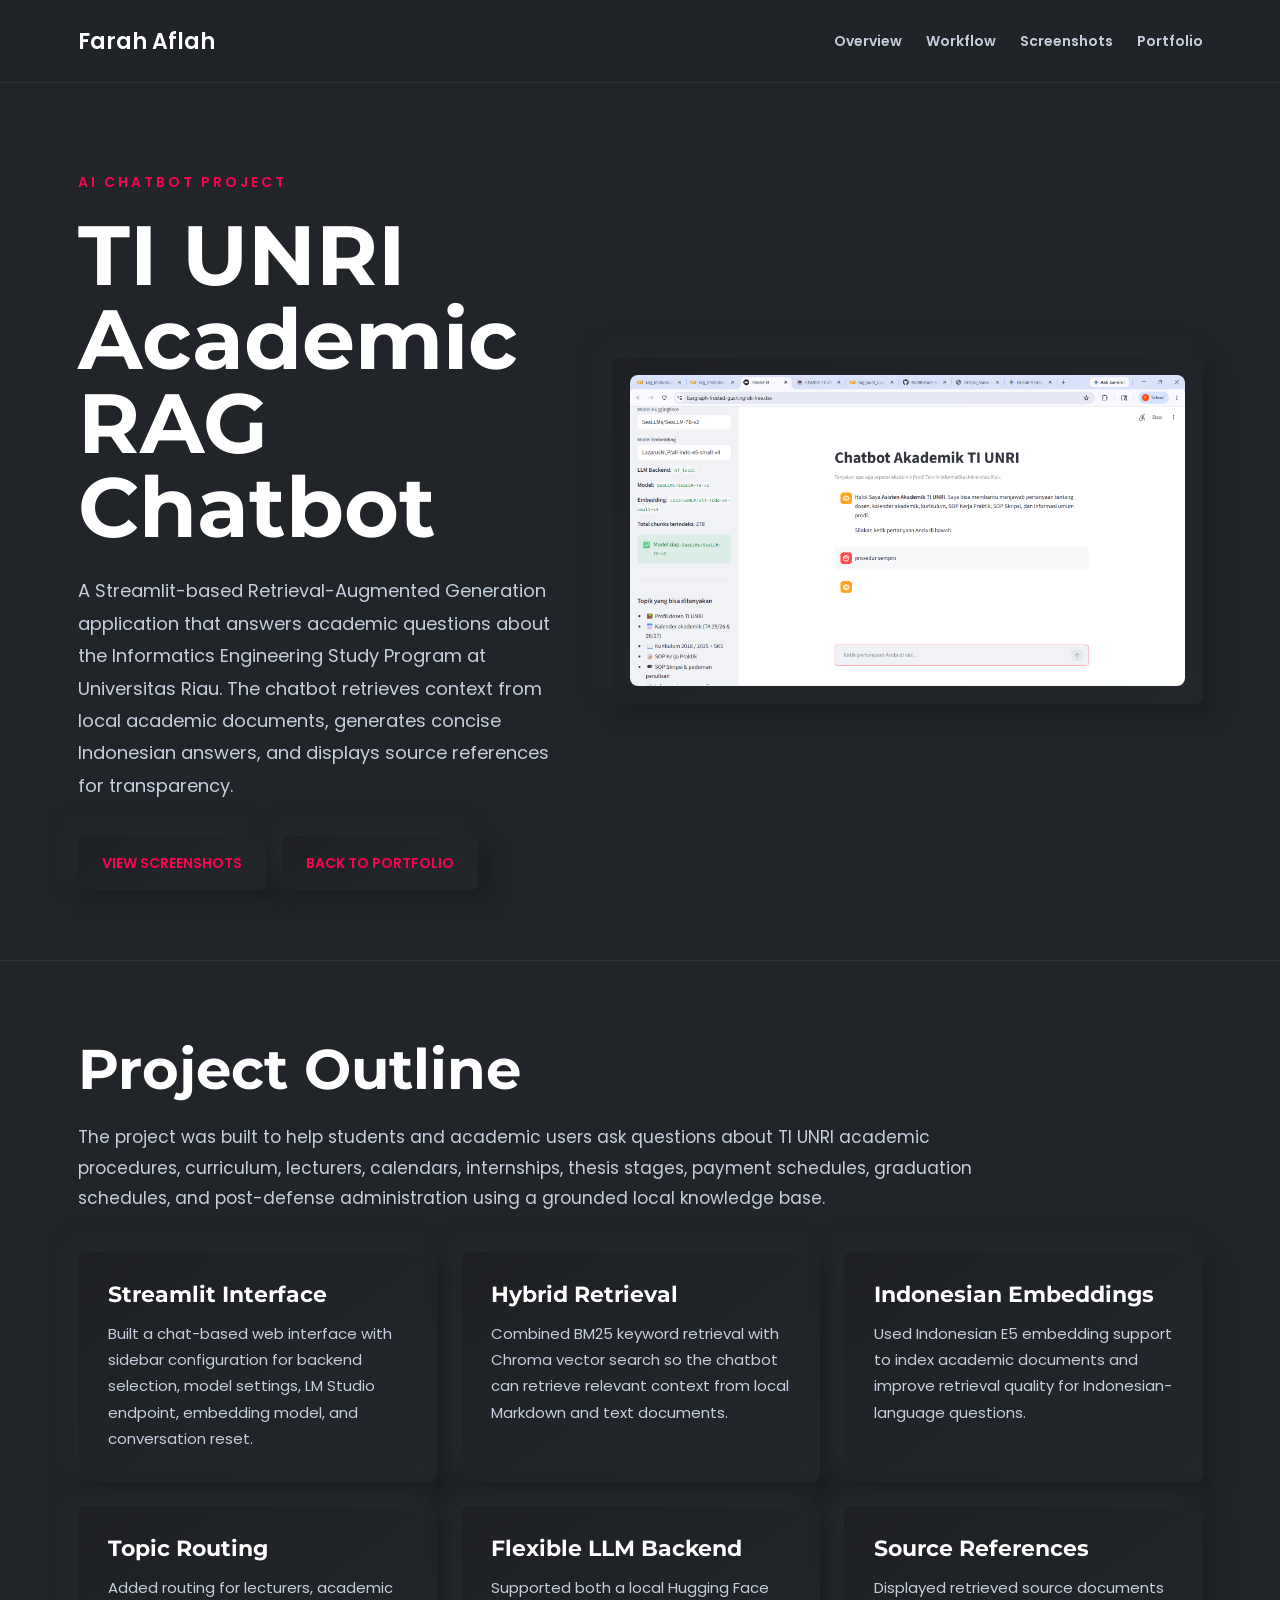
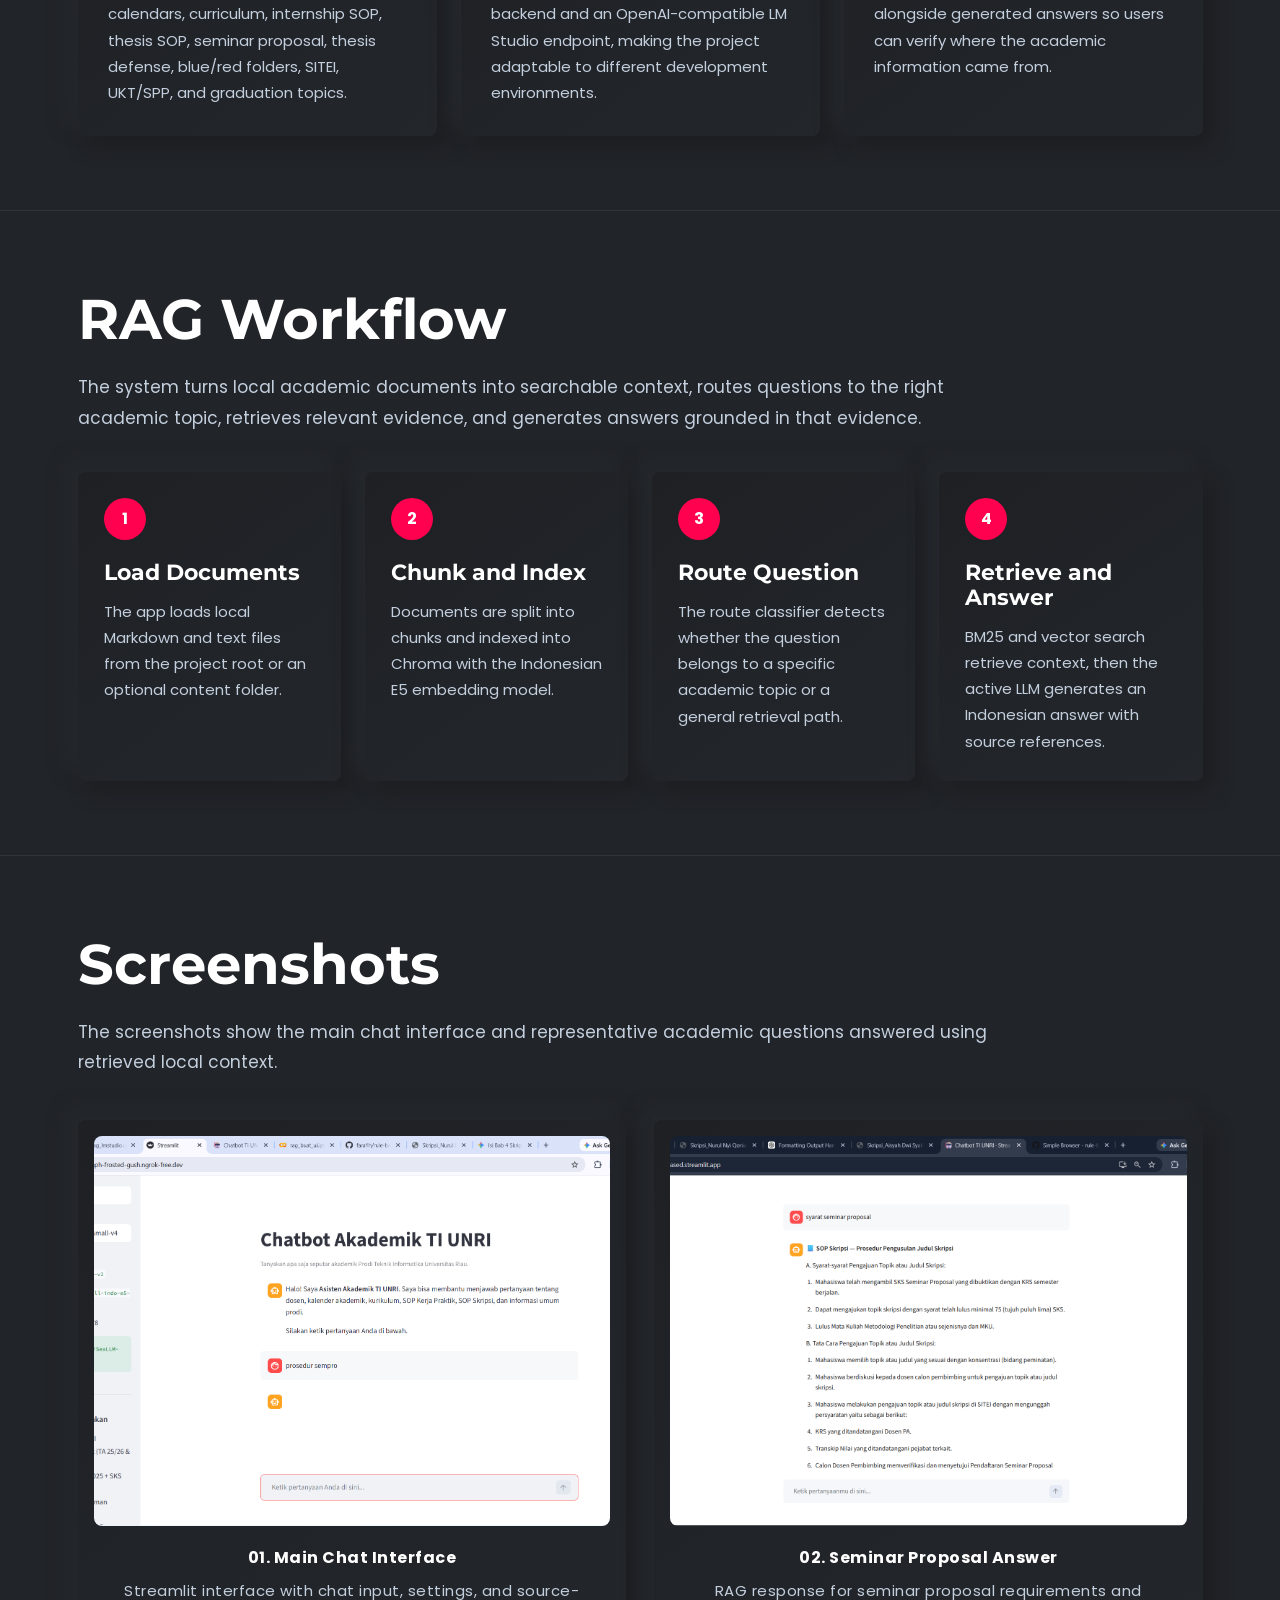
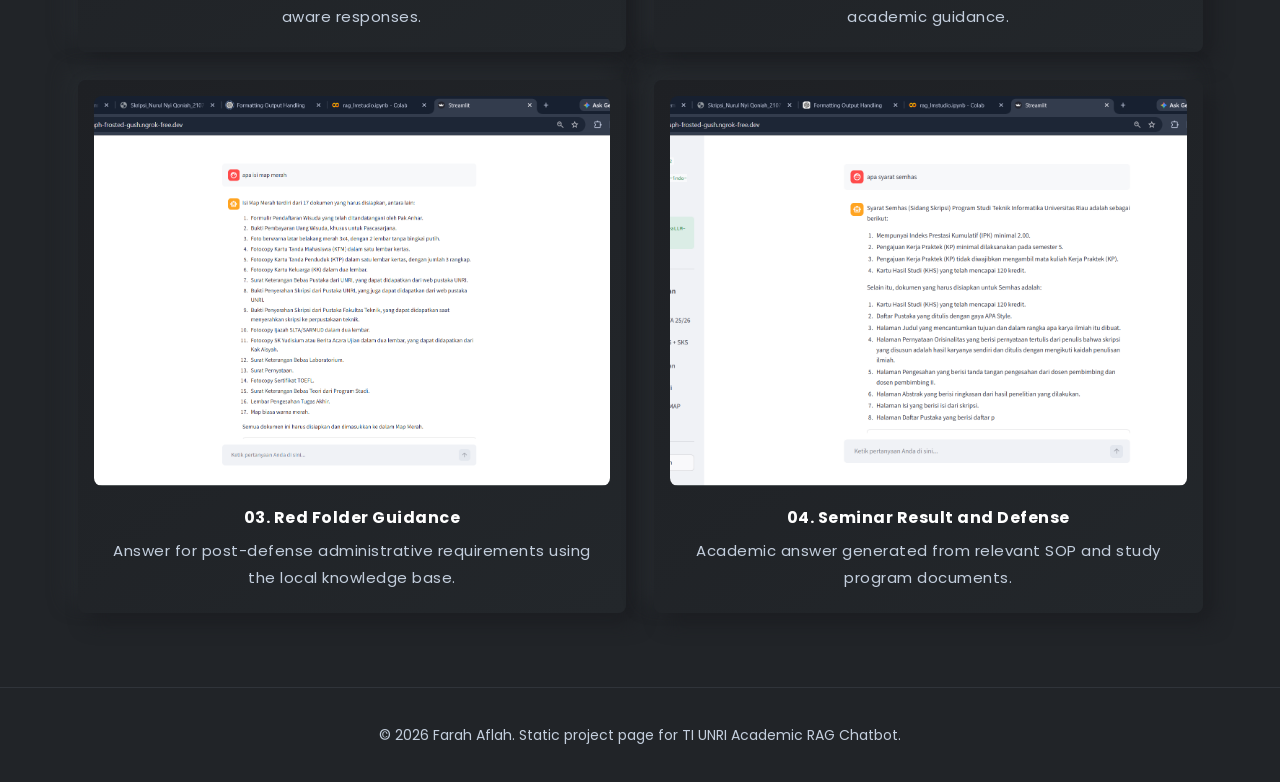
<file: rag-chatbot.html>
<!DOCTYPE html>
<html lang="en">

<head>
    <meta charset="UTF-8">
    <meta http-equiv="x-ua-compatible" content="ie=edge">
    <title>TI UNRI RAG Chatbot Project - Farah Aflah</title>
    <meta name="description"
        content="Portfolio case study for TI UNRI Academic Chatbot, a Streamlit Retrieval-Augmented Generation application for academic questions about Informatics Engineering at Universitas Riau.">
    <meta name="robots" content="index, follow">
    <meta name="viewport" content="width=device-width, initial-scale=1">
    <link rel="shortcut icon" type="image/x-icon"
        href="https://i.pinimg.com/736x/39/aa/d8/39aad8822d404314831b450a25707e47.jpg">
    <link rel="stylesheet" href="./assets/bootstrap.min.css">
    <link rel="stylesheet" href="./assets/feature.css">
    <link rel="stylesheet" href="./assets/style.css">
    <style>
        body.rag-page {
            background: #212428;
            color: var(--color-lightn);
            font-family: var(--font-primary);
        }

        .rag-nav {
            background: rgba(33, 36, 40, 0.92);
            border-bottom: 1px solid #30343a;
            position: sticky;
            top: 0;
            z-index: 50;
            backdrop-filter: blur(14px);
        }

        .rag-nav-inner {
            align-items: center;
            display: flex;
            justify-content: space-between;
            min-height: 82px;
        }

        .rag-brand,
        .rag-nav-link {
            color: var(--color-lightn);
            font-weight: 600;
            text-decoration: none;
        }

        .rag-brand {
            color: #ffffff;
            font-size: 22px;
            margin: 0;
        }

        .rag-nav-links {
            display: flex;
            gap: 24px;
            margin: 0;
        }

        .rag-nav-link {
            font-size: 14px;
        }

        .rag-nav-link:hover,
        .rag-brand:hover {
            color: var(--color-primary);
        }

        .rag-hero {
            padding: 88px 0 70px;
        }

        .rag-hero-grid {
            align-items: center;
            display: grid;
            gap: 52px;
            grid-template-columns: minmax(0, 0.9fr) minmax(460px, 1.1fr);
        }

        .rag-kicker {
            color: var(--color-primary);
            font-size: 14px;
            font-weight: 600;
            letter-spacing: 3px;
            margin-bottom: 20px;
            text-transform: uppercase;
        }

        .rag-title {
            color: #ffffff;
            font-size: clamp(42px, 7vw, 84px);
            font-weight: 700;
            line-height: 1;
            margin-bottom: 26px;
        }

        .rag-lead {
            color: var(--color-lightn);
            font-size: 18px;
            line-height: 1.8;
            margin-bottom: 34px;
            max-width: 820px;
        }

        .rag-actions {
            display: flex;
            flex-wrap: wrap;
            gap: 16px;
        }

        .rag-btn {
            align-items: center;
            background: linear-gradient(145deg, #1e2024, #23272b);
            border: 0;
            border-radius: 6px;
            box-shadow: var(--shadow-1);
            color: var(--color-primary);
            display: inline-flex;
            font-size: 14px;
            font-weight: 600;
            justify-content: center;
            min-height: 54px;
            padding: 0 24px;
            text-decoration: none;
            text-transform: uppercase;
        }

        .rag-btn:hover {
            color: #ffffff;
            transform: translateY(-2px);
        }

        .rag-feature-shot,
        .rag-card,
        .rag-flow-card,
        .rag-shot-card {
            background: linear-gradient(145deg, #1e2024, #23272b);
            border-radius: 8px;
            box-shadow: var(--shadow-1);
        }

        .rag-feature-shot {
            padding: 18px;
        }

        .rag-feature-shot img,
        .rag-shot-card img {
            border-radius: 8px;
            display: block;
            width: 100%;
        }

        .rag-feature-shot img {
            height: auto;
        }

        .rag-section {
            border-top: 1px solid #30343a;
            padding: 74px 0;
        }

        .rag-section-title {
            color: #ffffff;
            font-size: clamp(32px, 5vw, 56px);
            margin-bottom: 18px;
        }

        .rag-section-copy {
            color: var(--color-lightn);
            font-size: 17px;
            line-height: 1.8;
            margin-bottom: 0;
            max-width: 920px;
        }

        .rag-card-grid {
            display: grid;
            gap: 24px;
            grid-template-columns: repeat(3, minmax(0, 1fr));
            margin-top: 38px;
        }

        .rag-card {
            min-height: 220px;
            padding: 30px;
        }

        .rag-card h3,
        .rag-flow-card h3 {
            color: #ffffff;
            font-size: 22px;
            margin-bottom: 14px;
        }

        .rag-card p,
        .rag-flow-card p,
        .rag-shot-card figcaption {
            color: var(--color-lightn);
            font-size: 15px;
            line-height: 1.75;
            margin: 0;
        }

        .rag-flow {
            display: grid;
            gap: 24px;
            grid-template-columns: repeat(4, minmax(0, 1fr));
            margin-top: 38px;
        }

        .rag-flow-card {
            padding: 26px;
        }

        .rag-flow-number {
            align-items: center;
            background: var(--color-primary);
            border-radius: 50%;
            color: #ffffff;
            display: inline-flex;
            font-size: 16px;
            font-weight: 700;
            height: 42px;
            justify-content: center;
            margin-bottom: 20px;
            width: 42px;
        }

        .rag-shot-grid {
            display: grid;
            gap: 28px;
            grid-template-columns: repeat(2, minmax(0, 1fr));
            margin-top: 42px;
        }

        .rag-shot-card {
            overflow: hidden;
            padding: 16px;
        }

        .rag-shot-card img {
            height: 390px;
            object-fit: cover;
            object-position: top;
        }

        .rag-shot-card figcaption {
            min-height: 90px;
            padding: 18px 8px 6px;
        }

        .rag-shot-card strong {
            color: #ffffff;
            display: block;
            font-size: 16px;
            margin-bottom: 6px;
        }

        .rag-footer {
            border-top: 1px solid #30343a;
            padding: 36px 0;
            text-align: center;
        }

        .rag-footer p {
            color: var(--color-lightn);
            font-size: 14px;
            margin: 0;
        }

        @media (max-width: 1199px) {
            .rag-flow {
                grid-template-columns: repeat(2, minmax(0, 1fr));
            }
        }

        @media (max-width: 991px) {
            .rag-hero-grid,
            .rag-card-grid,
            .rag-shot-grid {
                grid-template-columns: 1fr;
            }
        }

        @media (max-width: 767px) {
            .rag-nav-inner,
            .rag-nav-links {
                align-items: flex-start;
                flex-direction: column;
            }

            .rag-nav-inner {
                gap: 14px;
                padding: 18px 0;
            }

            .rag-nav-links {
                gap: 12px;
            }

            .rag-hero {
                padding: 54px 0 46px;
            }

            .rag-flow {
                grid-template-columns: 1fr;
            }

            .rag-shot-card img {
                height: auto;
            }
        }
    </style>
</head>

<body class="rag-page">
    <nav class="rag-nav">
        <div class="container rag-nav-inner">
            <a class="rag-brand" href="./index.html">Farah Aflah</a>
            <div class="rag-nav-links">
                <a class="rag-nav-link" href="#overview">Overview</a>
                <a class="rag-nav-link" href="#workflow">Workflow</a>
                <a class="rag-nav-link" href="#screens">Screenshots</a>
                <a class="rag-nav-link" href="./index.html#portfolio">Portfolio</a>
            </div>
        </div>
    </nav>

    <main>
        <section class="rag-hero">
            <div class="container rag-hero-grid">
                <div>
                    <p class="rag-kicker">AI Chatbot Project</p>
                    <h1 class="rag-title">TI UNRI Academic RAG Chatbot</h1>
                    <p class="rag-lead">A Streamlit-based Retrieval-Augmented Generation application that answers
                        academic questions about the Informatics Engineering Study Program at Universitas Riau. The
                        chatbot retrieves context from local academic documents, generates concise Indonesian answers,
                        and displays source references for transparency.</p>
                    <div class="rag-actions">
                        <a class="rag-btn" href="#screens">View Screenshots</a>
                        <a class="rag-btn" href="./index.html#portfolio">Back to Portfolio</a>
                    </div>
                </div>
                <div class="rag-feature-shot">
                    <img src="./assets/preview-home.png" alt="TI UNRI RAG Chatbot main interface">
                </div>
            </div>
        </section>

        <section class="rag-section" id="overview">
            <div class="container">
                <h2 class="rag-section-title">Project Outline</h2>
                <p class="rag-section-copy">The project was built to help students and academic users ask questions
                    about TI UNRI academic procedures, curriculum, lecturers, calendars, internships, thesis stages,
                    payment schedules, graduation schedules, and post-defense administration using a grounded local
                    knowledge base.</p>

                <div class="rag-card-grid">
                    <article class="rag-card">
                        <h3>Streamlit Interface</h3>
                        <p>Built a chat-based web interface with sidebar configuration for backend selection, model
                            settings, LM Studio endpoint, embedding model, and conversation reset.</p>
                    </article>
                    <article class="rag-card">
                        <h3>Hybrid Retrieval</h3>
                        <p>Combined BM25 keyword retrieval with Chroma vector search so the chatbot can retrieve
                            relevant context from local Markdown and text documents.</p>
                    </article>
                    <article class="rag-card">
                        <h3>Indonesian Embeddings</h3>
                        <p>Used Indonesian E5 embedding support to index academic documents and improve retrieval
                            quality for Indonesian-language questions.</p>
                    </article>
                    <article class="rag-card">
                        <h3>Topic Routing</h3>
                        <p>Added routing for lecturers, academic calendars, curriculum, internship SOP, thesis SOP,
                            seminar proposal, thesis defense, blue/red folders, SITEI, UKT/SPP, and graduation topics.
                        </p>
                    </article>
                    <article class="rag-card">
                        <h3>Flexible LLM Backend</h3>
                        <p>Supported both a local Hugging Face backend and an OpenAI-compatible LM Studio endpoint,
                            making the project adaptable to different development environments.</p>
                    </article>
                    <article class="rag-card">
                        <h3>Source References</h3>
                        <p>Displayed retrieved source documents alongside generated answers so users can verify where
                            the academic information came from.</p>
                    </article>
                </div>
            </div>
        </section>

        <section class="rag-section" id="workflow">
            <div class="container">
                <h2 class="rag-section-title">RAG Workflow</h2>
                <p class="rag-section-copy">The system turns local academic documents into searchable context, routes
                    questions to the right academic topic, retrieves relevant evidence, and generates answers grounded
                    in that evidence.</p>

                <div class="rag-flow">
                    <article class="rag-flow-card">
                        <span class="rag-flow-number">1</span>
                        <h3>Load Documents</h3>
                        <p>The app loads local Markdown and text files from the project root or an optional content
                            folder.</p>
                    </article>
                    <article class="rag-flow-card">
                        <span class="rag-flow-number">2</span>
                        <h3>Chunk and Index</h3>
                        <p>Documents are split into chunks and indexed into Chroma with the Indonesian E5 embedding
                            model.</p>
                    </article>
                    <article class="rag-flow-card">
                        <span class="rag-flow-number">3</span>
                        <h3>Route Question</h3>
                        <p>The route classifier detects whether the question belongs to a specific academic topic or a
                            general retrieval path.</p>
                    </article>
                    <article class="rag-flow-card">
                        <span class="rag-flow-number">4</span>
                        <h3>Retrieve and Answer</h3>
                        <p>BM25 and vector search retrieve context, then the active LLM generates an Indonesian answer
                            with source references.</p>
                    </article>
                </div>
            </div>
        </section>

        <section class="rag-section" id="screens">
            <div class="container">
                <h2 class="rag-section-title">Screenshots</h2>
                <p class="rag-section-copy">The screenshots show the main chat interface and representative academic
                    questions answered using retrieved local context.</p>

                <div class="rag-shot-grid">
                    <figure class="rag-shot-card">
                        <img src="./assets/preview-home.png" alt="Main chat interface">
                        <figcaption><strong>01. Main Chat Interface</strong>Streamlit interface with chat input,
                            settings, and source-aware responses.</figcaption>
                    </figure>
                    <figure class="rag-shot-card">
                        <img src="./assets/preview-sempro.png" alt="Seminar proposal answer">
                        <figcaption><strong>02. Seminar Proposal Answer</strong>RAG response for seminar proposal
                            requirements and academic guidance.</figcaption>
                    </figure>
                    <figure class="rag-shot-card">
                        <img src="./assets/preview-map-merah.png" alt="Map merah answer">
                        <figcaption><strong>03. Red Folder Guidance</strong>Answer for post-defense administrative
                            requirements using the local knowledge base.</figcaption>
                    </figure>
                    <figure class="rag-shot-card">
                        <img src="./assets/preview-semhas.png" alt="Seminar result or thesis defense answer">
                        <figcaption><strong>04. Seminar Result and Defense</strong>Academic answer generated from
                            relevant SOP and study program documents.</figcaption>
                    </figure>
                </div>
            </div>
        </section>
    </main>

    <footer class="rag-footer">
        <div class="container">
            <p>&copy; 2026 Farah Aflah. Static project page for TI UNRI Academic RAG Chatbot.</p>
        </div>
    </footer>
</body>

</html>
</file>
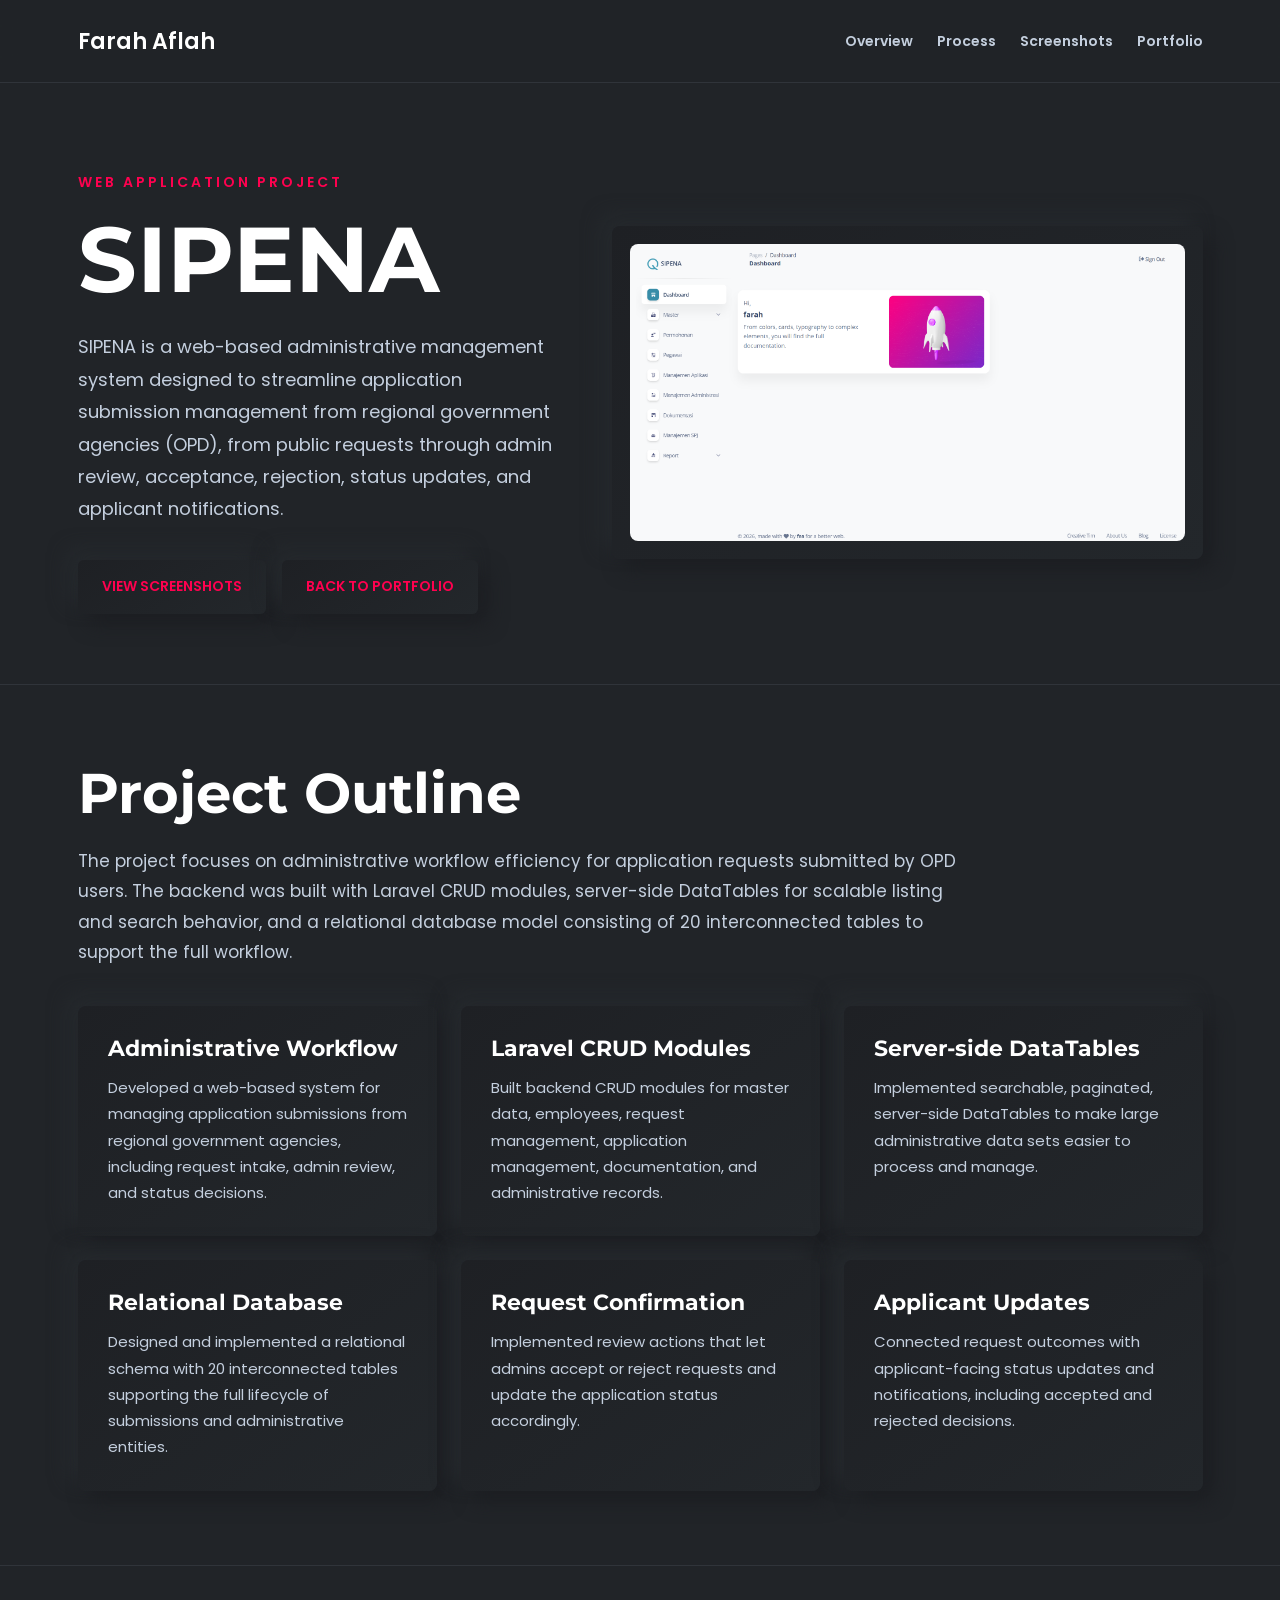
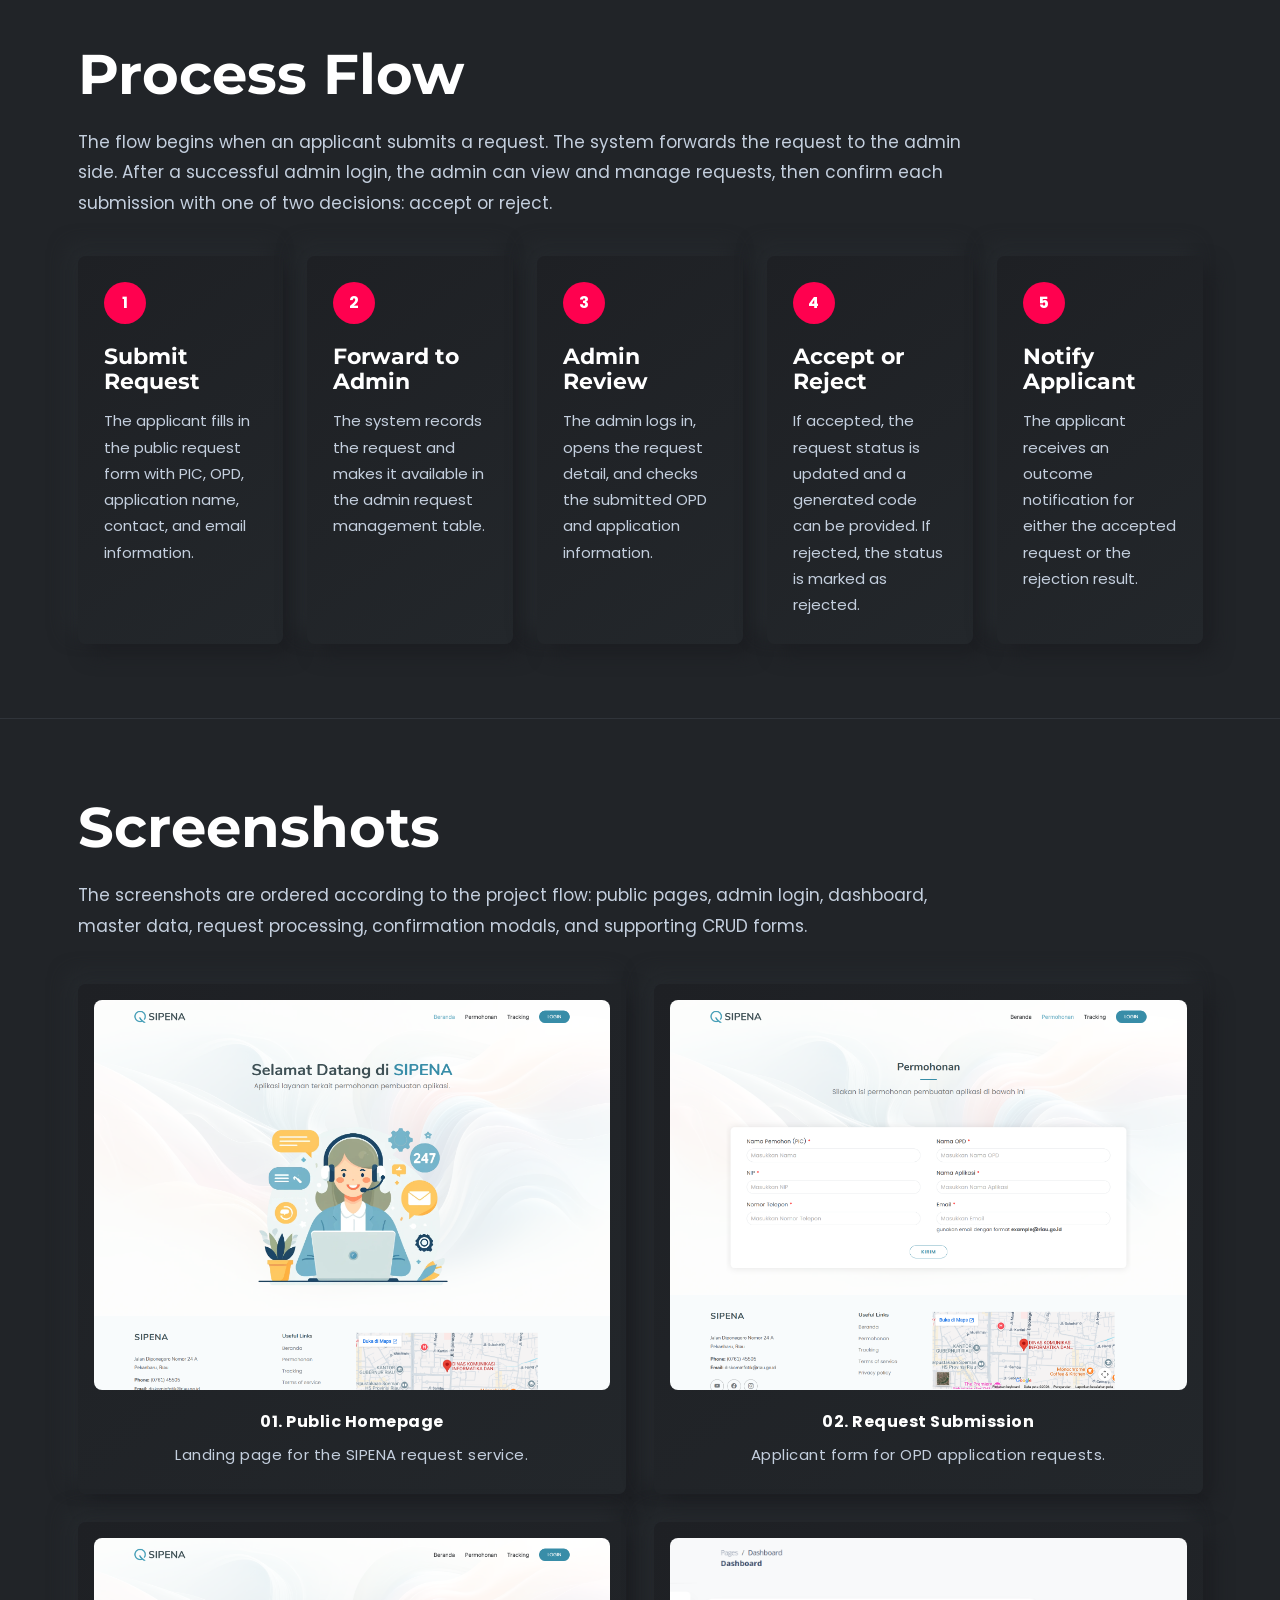
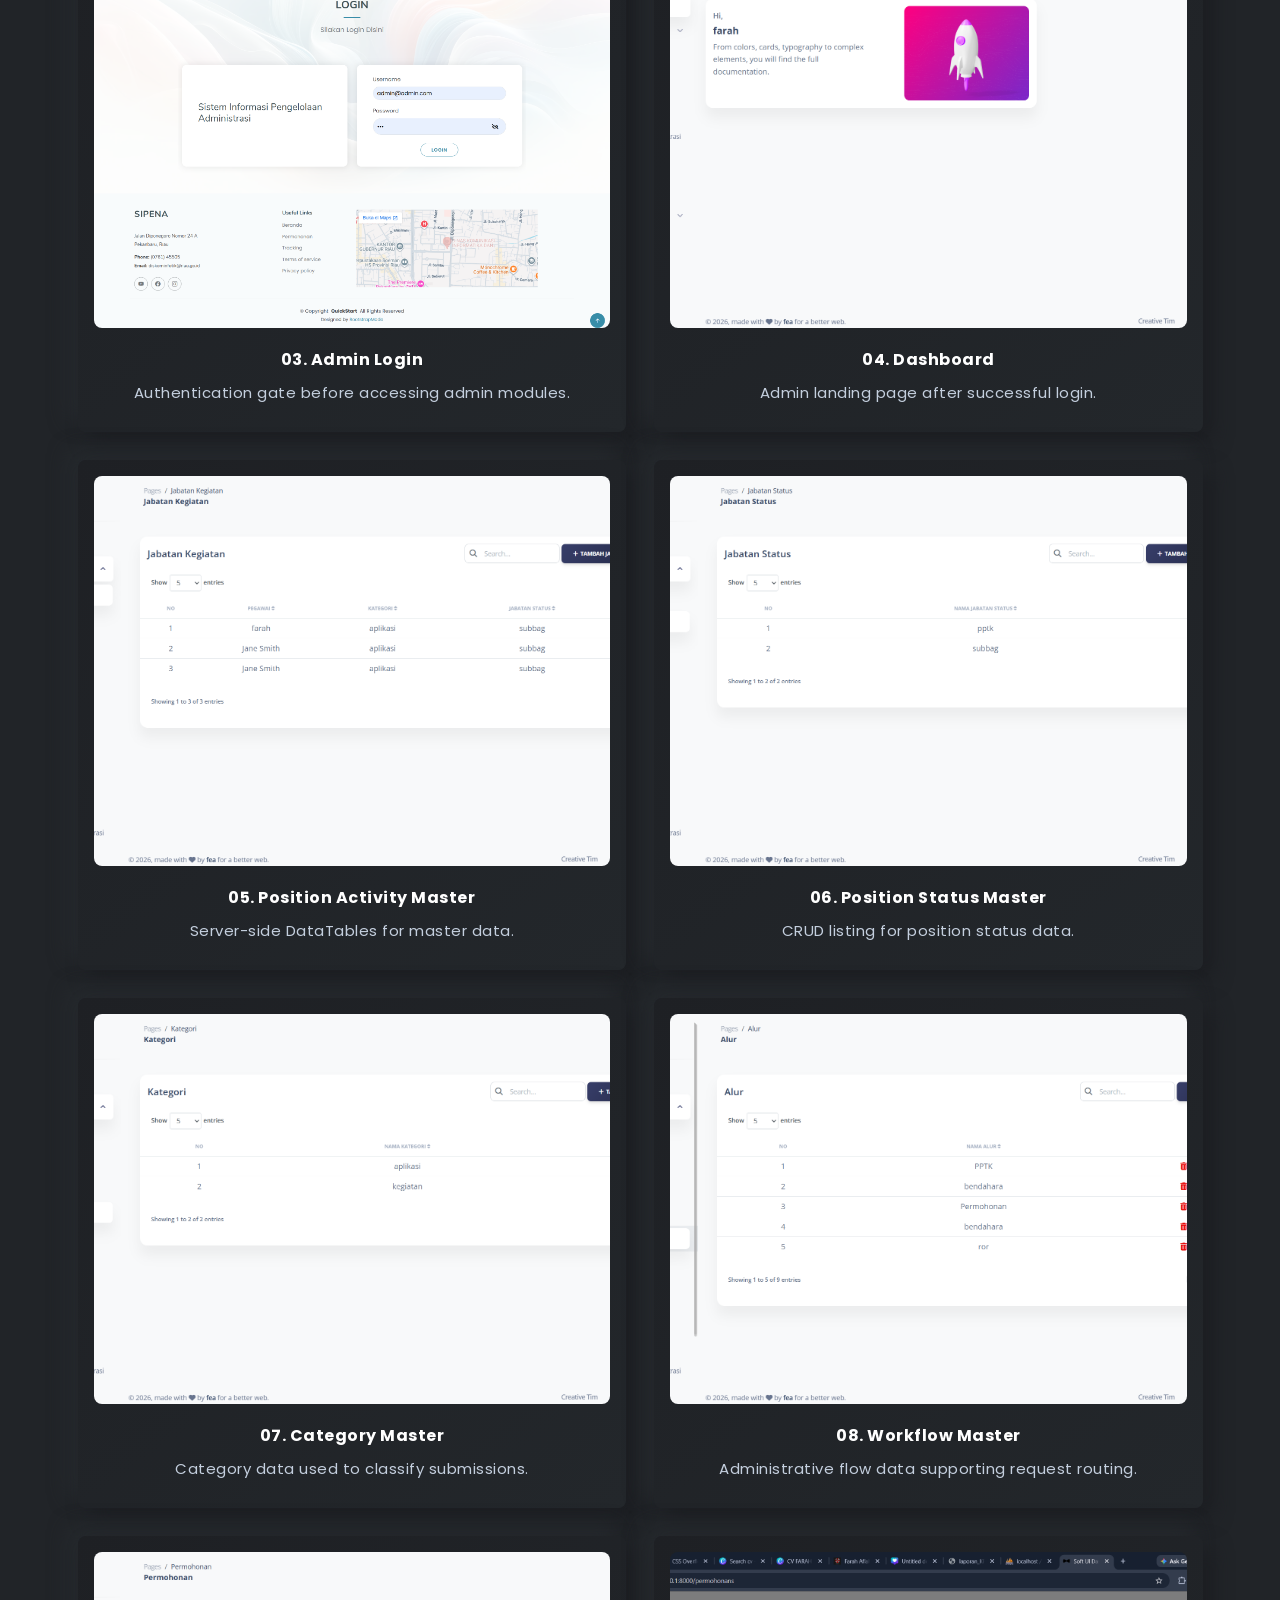
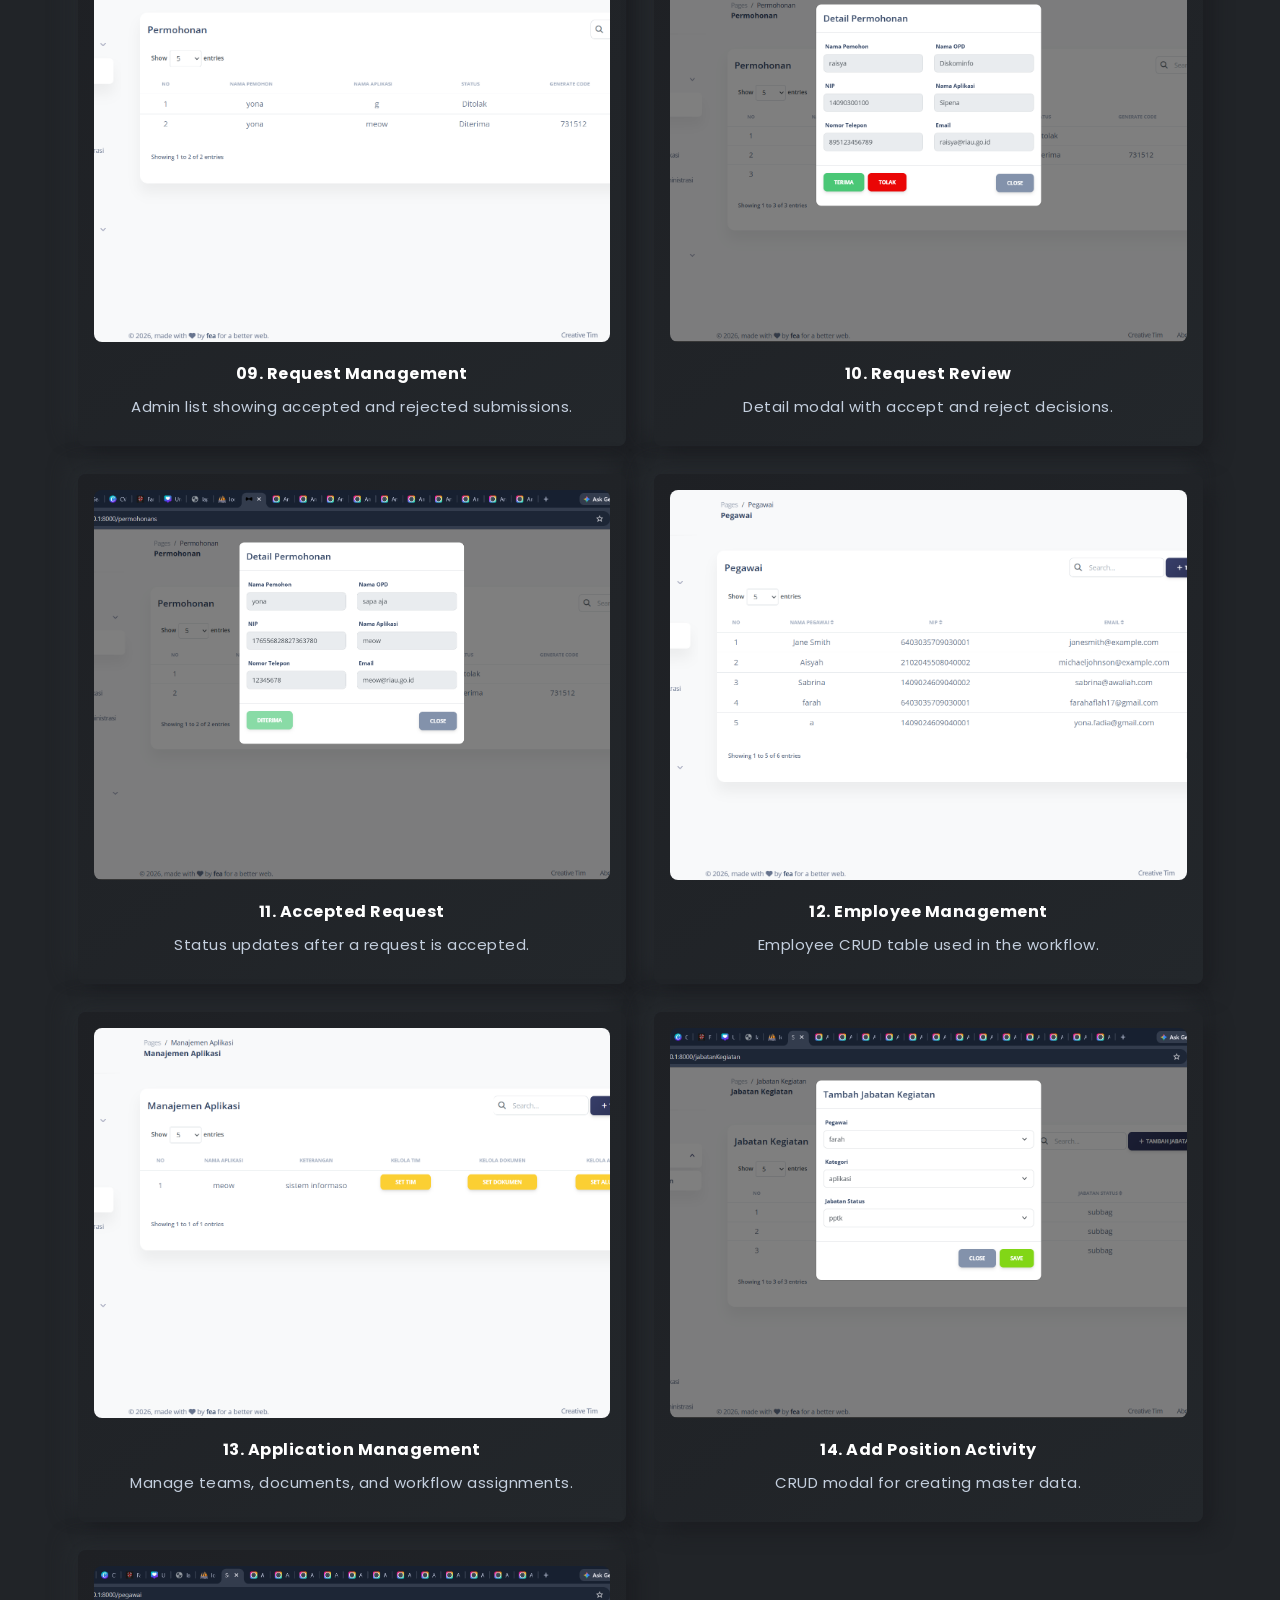
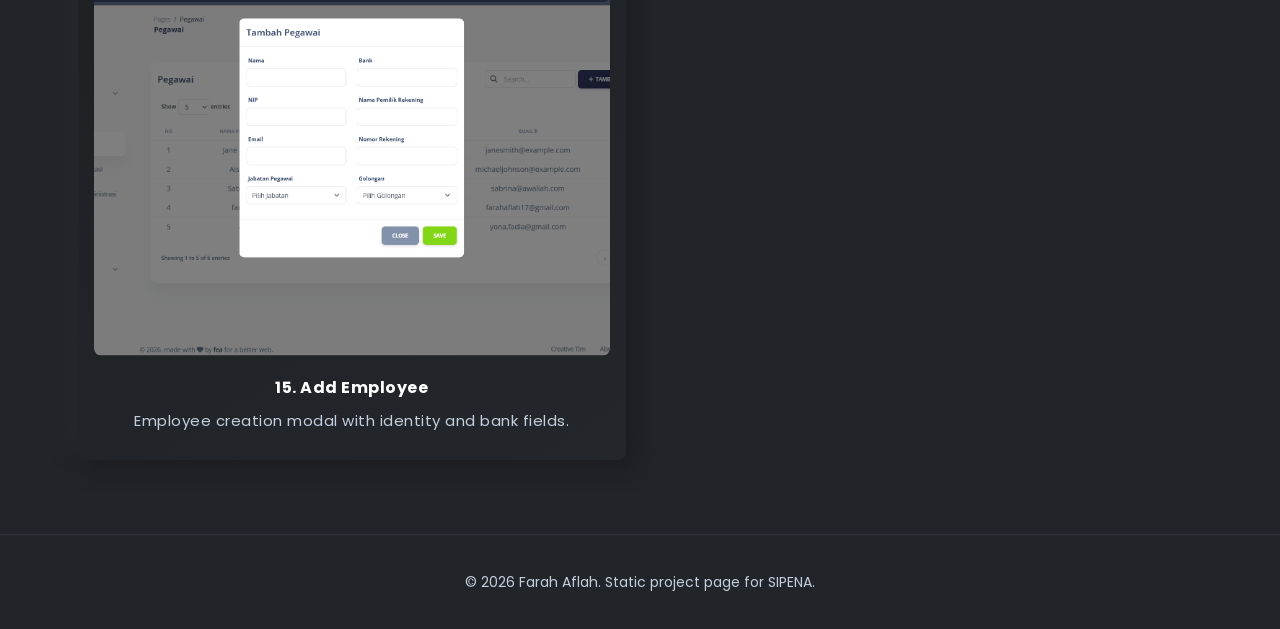
<file: sipena.html>
<!DOCTYPE html>
<html lang="en">

<head>
    <meta charset="UTF-8">
    <meta http-equiv="x-ua-compatible" content="ie=edge">
    <title>SIPENA Project - Farah Aflah</title>
    <meta name="description"
        content="SIPENA web-based administrative management system case study by Farah Aflah, built with Laravel CRUD modules, server-side DataTables, and a relational database workflow.">
    <meta name="robots" content="index, follow">
    <meta name="viewport" content="width=device-width, initial-scale=1">
    <link rel="shortcut icon" type="image/x-icon"
        href="https://i.pinimg.com/736x/39/aa/d8/39aad8822d404314831b450a25707e47.jpg">
    <link rel="stylesheet" href="./assets/bootstrap.min.css">
    <link rel="stylesheet" href="./assets/feature.css">
    <link rel="stylesheet" href="./assets/style.css">
    <style>
        body.sipena-page {
            background: #212428;
            color: var(--color-lightn);
            font-family: var(--font-primary);
        }

        .sp-nav {
            background: rgba(33, 36, 40, 0.92);
            border-bottom: 1px solid #30343a;
            position: sticky;
            top: 0;
            z-index: 50;
            backdrop-filter: blur(14px);
        }

        .sp-nav-inner {
            align-items: center;
            display: flex;
            justify-content: space-between;
            min-height: 82px;
        }

        .sp-brand,
        .sp-nav-link {
            color: var(--color-lightn);
            font-weight: 600;
            text-decoration: none;
        }

        .sp-brand {
            color: #ffffff;
            font-size: 22px;
            margin: 0;
        }

        .sp-nav-links {
            display: flex;
            gap: 24px;
            margin: 0;
        }

        .sp-nav-link {
            font-size: 14px;
        }

        .sp-nav-link:hover,
        .sp-brand:hover {
            color: var(--color-primary);
        }

        .sp-hero {
            padding: 88px 0 70px;
        }

        .sp-hero-grid {
            align-items: center;
            display: grid;
            gap: 52px;
            grid-template-columns: minmax(0, 0.9fr) minmax(420px, 1.1fr);
        }

        .sp-kicker {
            color: var(--color-primary);
            font-size: 14px;
            font-weight: 600;
            letter-spacing: 3px;
            margin-bottom: 20px;
            text-transform: uppercase;
        }

        .sp-title {
            color: #ffffff;
            font-size: clamp(46px, 8vw, 92px);
            font-weight: 700;
            line-height: 1;
            margin-bottom: 26px;
        }

        .sp-lead {
            color: var(--color-lightn);
            font-size: 18px;
            line-height: 1.8;
            margin-bottom: 34px;
            max-width: 790px;
        }

        .sp-actions {
            display: flex;
            flex-wrap: wrap;
            gap: 16px;
        }

        .sp-btn {
            align-items: center;
            background: linear-gradient(145deg, #1e2024, #23272b);
            border: 0;
            border-radius: 6px;
            box-shadow: var(--shadow-1);
            color: var(--color-primary);
            display: inline-flex;
            font-size: 14px;
            font-weight: 600;
            justify-content: center;
            min-height: 54px;
            padding: 0 24px;
            text-decoration: none;
            text-transform: uppercase;
        }

        .sp-btn:hover {
            color: #ffffff;
            transform: translateY(-2px);
        }

        .sp-feature-shot,
        .sp-role-card,
        .sp-flow-card,
        .sp-shot-card {
            background: linear-gradient(145deg, #1e2024, #23272b);
            border-radius: 8px;
            box-shadow: var(--shadow-1);
        }

        .sp-feature-shot {
            padding: 18px;
        }

        .sp-feature-shot img {
            border-radius: 8px;
            display: block;
            height: auto;
            width: 100%;
        }

        .sp-section {
            border-top: 1px solid #30343a;
            padding: 74px 0;
        }

        .sp-section-title {
            color: #ffffff;
            font-size: clamp(32px, 5vw, 56px);
            margin-bottom: 18px;
        }

        .sp-section-copy {
            color: var(--color-lightn);
            font-size: 17px;
            line-height: 1.8;
            margin-bottom: 0;
            max-width: 900px;
        }

        .sp-role-grid {
            display: grid;
            gap: 24px;
            grid-template-columns: repeat(3, minmax(0, 1fr));
            margin-top: 38px;
        }

        .sp-role-card {
            min-height: 216px;
            padding: 30px;
        }

        .sp-role-card h3,
        .sp-flow-card h3 {
            color: #ffffff;
            font-size: 22px;
            margin-bottom: 14px;
        }

        .sp-role-card p,
        .sp-flow-card p,
        .sp-shot-card figcaption {
            color: var(--color-lightn);
            font-size: 15px;
            line-height: 1.75;
            margin: 0;
        }

        .sp-flow {
            display: grid;
            gap: 24px;
            grid-template-columns: repeat(5, minmax(0, 1fr));
            margin-top: 38px;
        }

        .sp-flow-card {
            padding: 26px;
            position: relative;
        }

        .sp-flow-number {
            align-items: center;
            background: var(--color-primary);
            border-radius: 50%;
            color: #ffffff;
            display: inline-flex;
            font-size: 16px;
            font-weight: 700;
            height: 42px;
            justify-content: center;
            margin-bottom: 20px;
            width: 42px;
        }

        .sp-shot-grid {
            display: grid;
            gap: 28px;
            grid-template-columns: repeat(2, minmax(0, 1fr));
            margin-top: 42px;
        }

        .sp-shot-card {
            overflow: hidden;
            padding: 16px;
        }

        .sp-shot-card img {
            border-radius: 8px;
            display: block;
            height: 390px;
            object-fit: cover;
            object-position: top;
            width: 100%;
        }

        .sp-shot-card figcaption {
            min-height: 88px;
            padding: 18px 8px 6px;
        }

        .sp-shot-card strong {
            color: #ffffff;
            display: block;
            font-size: 16px;
            margin-bottom: 6px;
        }

        .sp-footer {
            border-top: 1px solid #30343a;
            padding: 36px 0;
            text-align: center;
        }

        .sp-footer p {
            color: var(--color-lightn);
            font-size: 14px;
            margin: 0;
        }

        @media (max-width: 1199px) {
            .sp-flow {
                grid-template-columns: repeat(2, minmax(0, 1fr));
            }
        }

        @media (max-width: 991px) {
            .sp-hero-grid,
            .sp-role-grid,
            .sp-shot-grid {
                grid-template-columns: 1fr;
            }
        }

        @media (max-width: 767px) {
            .sp-nav-inner,
            .sp-nav-links {
                align-items: flex-start;
                flex-direction: column;
            }

            .sp-nav-inner {
                gap: 14px;
                padding: 18px 0;
            }

            .sp-nav-links {
                gap: 12px;
            }

            .sp-hero {
                padding: 54px 0 46px;
            }

            .sp-flow {
                grid-template-columns: 1fr;
            }

            .sp-shot-card img {
                height: auto;
            }
        }
    </style>
</head>

<body class="sipena-page">
    <nav class="sp-nav">
        <div class="container sp-nav-inner">
            <a class="sp-brand" href="./index.html">Farah Aflah</a>
            <div class="sp-nav-links">
                <a class="sp-nav-link" href="#overview">Overview</a>
                <a class="sp-nav-link" href="#process">Process</a>
                <a class="sp-nav-link" href="#screens">Screenshots</a>
                <a class="sp-nav-link" href="./index.html#portfolio">Portfolio</a>
            </div>
        </div>
    </nav>

    <main>
        <section class="sp-hero">
            <div class="container sp-hero-grid">
                <div>
                    <p class="sp-kicker">Web Application Project</p>
                    <h1 class="sp-title">SIPENA</h1>
                    <p class="sp-lead">SIPENA is a web-based administrative management system designed to streamline
                        application submission management from regional government agencies (OPD), from public requests
                        through admin review, acceptance, rejection, status updates, and applicant notifications.</p>
                    <div class="sp-actions">
                        <a class="sp-btn" href="#screens">View Screenshots</a>
                        <a class="sp-btn" href="./index.html#portfolio">Back to Portfolio</a>
                    </div>
                </div>
                <div class="sp-feature-shot">
                    <img src="./assets/sipena-dashboard.png" alt="SIPENA admin dashboard">
                </div>
            </div>
        </section>

        <section class="sp-section" id="overview">
            <div class="container">
                <h2 class="sp-section-title">Project Outline</h2>
                <p class="sp-section-copy">The project focuses on administrative workflow efficiency for application
                    requests submitted by OPD users. The backend was built with Laravel CRUD modules, server-side
                    DataTables for scalable listing and search behavior, and a relational database model consisting of
                    20 interconnected tables to support the full workflow.</p>

                <div class="sp-role-grid">
                    <article class="sp-role-card">
                        <h3>Administrative Workflow</h3>
                        <p>Developed a web-based system for managing application submissions from regional government
                            agencies, including request intake, admin review, and status decisions.</p>
                    </article>
                    <article class="sp-role-card">
                        <h3>Laravel CRUD Modules</h3>
                        <p>Built backend CRUD modules for master data, employees, request management, application
                            management, documentation, and administrative records.</p>
                    </article>
                    <article class="sp-role-card">
                        <h3>Server-side DataTables</h3>
                        <p>Implemented searchable, paginated, server-side DataTables to make large administrative data
                            sets easier to process and manage.</p>
                    </article>
                    <article class="sp-role-card">
                        <h3>Relational Database</h3>
                        <p>Designed and implemented a relational schema with 20 interconnected tables supporting the
                            full lifecycle of submissions and administrative entities.</p>
                    </article>
                    <article class="sp-role-card">
                        <h3>Request Confirmation</h3>
                        <p>Implemented review actions that let admins accept or reject requests and update the
                            application status accordingly.</p>
                    </article>
                    <article class="sp-role-card">
                        <h3>Applicant Updates</h3>
                        <p>Connected request outcomes with applicant-facing status updates and notifications, including
                            accepted and rejected decisions.</p>
                    </article>
                </div>
            </div>
        </section>

        <section class="sp-section" id="process">
            <div class="container">
                <h2 class="sp-section-title">Process Flow</h2>
                <p class="sp-section-copy">The flow begins when an applicant submits a request. The system forwards the
                    request to the admin side. After a successful admin login, the admin can view and manage requests,
                    then confirm each submission with one of two decisions: accept or reject.</p>

                <div class="sp-flow">
                    <article class="sp-flow-card">
                        <span class="sp-flow-number">1</span>
                        <h3>Submit Request</h3>
                        <p>The applicant fills in the public request form with PIC, OPD, application name, contact, and
                            email information.</p>
                    </article>
                    <article class="sp-flow-card">
                        <span class="sp-flow-number">2</span>
                        <h3>Forward to Admin</h3>
                        <p>The system records the request and makes it available in the admin request management table.
                        </p>
                    </article>
                    <article class="sp-flow-card">
                        <span class="sp-flow-number">3</span>
                        <h3>Admin Review</h3>
                        <p>The admin logs in, opens the request detail, and checks the submitted OPD and application
                            information.</p>
                    </article>
                    <article class="sp-flow-card">
                        <span class="sp-flow-number">4</span>
                        <h3>Accept or Reject</h3>
                        <p>If accepted, the request status is updated and a generated code can be provided. If rejected,
                            the status is marked as rejected.</p>
                    </article>
                    <article class="sp-flow-card">
                        <span class="sp-flow-number">5</span>
                        <h3>Notify Applicant</h3>
                        <p>The applicant receives an outcome notification for either the accepted request or the
                            rejection result.</p>
                    </article>
                </div>
            </div>
        </section>

        <section class="sp-section" id="screens">
            <div class="container">
                <h2 class="sp-section-title">Screenshots</h2>
                <p class="sp-section-copy">The screenshots are ordered according to the project flow: public pages,
                    admin login, dashboard, master data, request processing, confirmation modals, and supporting CRUD
                    forms.</p>

                <div class="sp-shot-grid">
                    <figure class="sp-shot-card">
                        <img src="./assets/sipena-home.png" alt="SIPENA public homepage">
                        <figcaption><strong>01. Public Homepage</strong>Landing page for the SIPENA request service.
                        </figcaption>
                    </figure>
                    <figure class="sp-shot-card">
                        <img src="./assets/sipena-request-form.png" alt="SIPENA public request form">
                        <figcaption><strong>02. Request Submission</strong>Applicant form for OPD application requests.
                        </figcaption>
                    </figure>
                    <figure class="sp-shot-card">
                        <img src="./assets/sipena-login.png" alt="SIPENA admin login">
                        <figcaption><strong>03. Admin Login</strong>Authentication gate before accessing admin modules.
                        </figcaption>
                    </figure>
                    <figure class="sp-shot-card">
                        <img src="./assets/sipena-dashboard.png" alt="SIPENA dashboard">
                        <figcaption><strong>04. Dashboard</strong>Admin landing page after successful login.</figcaption>
                    </figure>
                    <figure class="sp-shot-card">
                        <img src="./assets/sipena-position-activity.png" alt="SIPENA position activity master data">
                        <figcaption><strong>05. Position Activity Master</strong>Server-side DataTables for master data.
                        </figcaption>
                    </figure>
                    <figure class="sp-shot-card">
                        <img src="./assets/sipena-position-status.png" alt="SIPENA position status master data">
                        <figcaption><strong>06. Position Status Master</strong>CRUD listing for position status data.
                        </figcaption>
                    </figure>
                    <figure class="sp-shot-card">
                        <img src="./assets/sipena-category.png" alt="SIPENA category master data">
                        <figcaption><strong>07. Category Master</strong>Category data used to classify submissions.
                        </figcaption>
                    </figure>
                    <figure class="sp-shot-card">
                        <img src="./assets/sipena-workflow.png" alt="SIPENA workflow master data">
                        <figcaption><strong>08. Workflow Master</strong>Administrative flow data supporting request
                            routing.</figcaption>
                    </figure>
                    <figure class="sp-shot-card">
                        <img src="./assets/sipena-requests.png" alt="SIPENA request management list">
                        <figcaption><strong>09. Request Management</strong>Admin list showing accepted and rejected
                            submissions.</figcaption>
                    </figure>
                    <figure class="sp-shot-card">
                        <img src="./assets/sipena-detail-review.png" alt="SIPENA request detail review modal">
                        <figcaption><strong>10. Request Review</strong>Detail modal with accept and reject decisions.
                        </figcaption>
                    </figure>
                    <figure class="sp-shot-card">
                        <img src="./assets/sipena-detail-accepted.png" alt="SIPENA accepted request detail modal">
                        <figcaption><strong>11. Accepted Request</strong>Status updates after a request is accepted.
                        </figcaption>
                    </figure>
                    <figure class="sp-shot-card">
                        <img src="./assets/sipena-staff.png" alt="SIPENA employee data table">
                        <figcaption><strong>12. Employee Management</strong>Employee CRUD table used in the workflow.
                        </figcaption>
                    </figure>
                    <figure class="sp-shot-card">
                        <img src="./assets/sipena-app-management.png" alt="SIPENA application management table">
                        <figcaption><strong>13. Application Management</strong>Manage teams, documents, and workflow
                            assignments.</figcaption>
                    </figure>
                    <figure class="sp-shot-card">
                        <img src="./assets/sipena-add-position-activity.png" alt="SIPENA add position activity modal">
                        <figcaption><strong>14. Add Position Activity</strong>CRUD modal for creating master data.
                        </figcaption>
                    </figure>
                    <figure class="sp-shot-card">
                        <img src="./assets/sipena-add-staff.png" alt="SIPENA add employee modal">
                        <figcaption><strong>15. Add Employee</strong>Employee creation modal with identity and bank
                            fields.</figcaption>
                    </figure>
                </div>
            </div>
        </section>
    </main>

    <footer class="sp-footer">
        <div class="container">
            <p>&copy; 2026 Farah Aflah. Static project page for SIPENA.</p>
        </div>
    </footer>
</body>

</html>
</file>
<file: assets/feature.css>
@font-face{font-family:'Feather';src:url('../../fonts/Feather.ttf?sdxovp') format('truetype'),url('../../fonts/Feather.woff?sdxovp') format('woff'),url('../../fonts/Feather.svg?sdxovp#Feather') format('svg');font-weight:normal;font-style:normal}[class^="feather-"],[class*=" feather-"]{font-family:'feather' !important;speak:none;font-style:normal;font-weight:normal;font-variant:normal;text-transform:none;line-height:1;-webkit-font-smoothing:antialiased;-moz-osx-font-smoothing:grayscale}.feather-activity:before{content:"\e900"}.feather-airplay:before{content:"\e901"}.feather-alecirclert-:before{content:"\e902"}.feather-alert-octagon:before{content:"\e903"}.feather-alert-triangle:before{content:"\e904"}.feather-align-center:before{content:"\e905"}.feather-align-justify:before{content:"\e906"}.feather-align-left:before{content:"\e907"}.feather-align-right:before{content:"\e908"}.feather-anchor:before{content:"\e909"}.feather-aperture:before{content:"\e90a"}.feather-archive:before{content:"\e90b"}.feather-arrow-down:before{content:"\e90c"}.feather-arrow-down-circle:before{content:"\e90d"}.feather-arrow-down-left:before{content:"\e90e"}.feather-arrow-down-right:before{content:"\e90f"}.feather-arrow-left:before{content:"\e910"}.feather-arrow-left-circle:before{content:"\e911"}.feather-arrow-right:before{content:"\e912"}.feather-arrow-right-circle:before{content:"\e913"}.feather-arrow-up:before{content:"\e914"}.feather-arrow-up-circle:before{content:"\e915"}.feather-arrow-up-left:before{content:"\e916"}.feather-arrow-up-right:before{content:"\e917"}.feather-at-sign:before{content:"\e918"}.feather-award:before{content:"\e919"}.feather-bar-chart:before{content:"\e91a"}.feather-bar-chart-2:before{content:"\e91b"}.feather-battery:before{content:"\e91c"}.feather-battery-charging:before{content:"\e91d"}.feather-bell:before{content:"\e91e"}.feather-bell-off:before{content:"\e91f"}.feather-bluetooth:before{content:"\e920"}.feather-bold:before{content:"\e921"}.feather-book:before{content:"\e922"}.feather-book-open:before{content:"\e923"}.feather-bookmark:before{content:"\e924"}.feather-box:before{content:"\e925"}.feather-briefcase:before{content:"\e926"}.feather-calendar:before{content:"\e927"}.feather-camera:before{content:"\e928"}.feather-camera-off:before{content:"\e929"}.feather-cast:before{content:"\e92a"}.feather-check:before{content:"\e92b"}.feather-check-circle:before{content:"\e92c"}.feather-check-square:before{content:"\e92d"}.feather-chevron-down:before{content:"\e92e"}.feather-chevron-left:before{content:"\e92f"}.feather-chevron-right:before{content:"\e930"}.feather-chevron-up:before{content:"\e931"}.feather-chevrons-down:before{content:"\e932"}.feather-chevrons-left:before{content:"\e933"}.feather-chevrons-right:before{content:"\e934"}.feather-chevrons-up:before{content:"\e935"}.feather-chrome:before{content:"\e936"}.feather-circle:before{content:"\e937"}.feather-clipboard:before{content:"\e938"}.feather-clock:before{content:"\e939"}.feather-cloud:before{content:"\e93a"}.feather-cloud-drizzle:before{content:"\e93b"}.feather-cloud-lightning:before{content:"\e93c"}.feather-cloud-off:before{content:"\e93d"}.feather-cloud-rain:before{content:"\e93e"}.feather-cloud-snow:before{content:"\e93f"}.feather-code:before{content:"\e940"}.feather-codepen:before{content:"\e941"}.feather-command:before{content:"\e942"}.feather-compass:before{content:"\e943"}.feather-copy:before{content:"\e944"}.feather-corner-down-left:before{content:"\e945"}.feather-corner-down-right:before{content:"\e946"}.feather-corner-left-down:before{content:"\e947"}.feather-corner-left-up:before{content:"\e948"}.feather-corner-right-down:before{content:"\e949"}.feather-corner-right-up:before{content:"\e94a"}.feather-corner-up-left:before{content:"\e94b"}.feather-corner-up-right:before{content:"\e94c"}.feather-cpu:before{content:"\e94d"}.feather-credit-card:before{content:"\e94e"}.feather-crop:before{content:"\e94f"}.feather-crosshair:before{content:"\e950"}.feather-database:before{content:"\e951"}.feather-delete:before{content:"\e952"}.feather-disc:before{content:"\e953"}.feather-dollar-sign:before{content:"\e954"}.feather-download:before{content:"\e955"}.feather-download-cloud:before{content:"\e956"}.feather-droplet:before{content:"\e957"}.feather-edit:before{content:"\e958"}.feather-edit-2:before{content:"\e959"}.feather-edit-3:before{content:"\e95a"}.feather-external-link:before{content:"\e95b"}.feather-eye:before{content:"\e95c"}.feather-eye-off:before{content:"\e95d"}.feather-facebook:before{content:"\e95e"}.feather-fast-forward:before{content:"\e95f"}.feather-feather:before{content:"\e960"}.feather-file:before{content:"\e961"}.feather-file-minus:before{content:"\e962"}.feather-file-plus:before{content:"\e963"}.feather-file-text:before{content:"\e964"}.feather-film:before{content:"\e965"}.feather-filter:before{content:"\e966"}.feather-flag:before{content:"\e967"}.feather-folder:before{content:"\e968"}.feather-folder-minus:before{content:"\e969"}.feather-folder-plus:before{content:"\e96a"}.feather-gift:before{content:"\e96b"}.feather-git-branch:before{content:"\e96c"}.feather-git-commit:before{content:"\e96d"}.feather-git-merge:before{content:"\e96e"}.feather-git-pull-request:before{content:"\e96f"}.feather-github:before{content:"\e970"}.feather-gitlab:before{content:"\e971"}.feather-globe:before{content:"\e972"}.feather-grid:before{content:"\e973"}.feather-hard-drive:before{content:"\e974"}.feather-hash:before{content:"\e975"}.feather-headphones:before{content:"\e976"}.feather-heart:before{content:"\e977"}.feather-help-circle:before{content:"\e978"}.feather-home:before{content:"\e979"}.feather-image:before{content:"\e97a"}.feather-inbox:before{content:"\e97b"}.feather-info:before{content:"\e97c"}.feather-instagram:before{content:"\e97d"}.feather-italic:before{content:"\e97e"}.feather-layers:before{content:"\e97f"}.feather-layout:before{content:"\e980"}.feather-life-buoy:before{content:"\e981"}.feather-link:before{content:"\e982"}.feather-link-2:before{content:"\e983"}.feather-linkedin:before{content:"\e984"}.feather-list:before{content:"\e985"}.feather-loader:before{content:"\e986"}.feather-lock:before{content:"\e987"}.feather-log-in:before{content:"\e988"}.feather-log-out:before{content:"\e989"}.feather-mail:before{content:"\e98a"}.feather-map:before{content:"\e98b"}.feather-map-pin:before{content:"\e98c"}.feather-maximize:before{content:"\e98d"}.feather-maximize-2:before{content:"\e98e"}.feather-menu:before{content:"\e98f"}.feather-message-circle:before{content:"\e990"}.feather-message-square:before{content:"\e991"}.feather-mic:before{content:"\e992"}.feather-mic-off:before{content:"\e993"}.feather-minimize:before{content:"\e994"}.feather-minimize-2:before{content:"\e995"}.feather-minus:before{content:"\e996"}.feather-minus-circle:before{content:"\e997"}.feather-minus-square:before{content:"\e998"}.feather-monitor:before{content:"\e999"}.feather-moon:before{content:"\e99a"}.feather-more-horizontal:before{content:"\e99b"}.feather-more-vertical:before{content:"\e99c"}.feather-move:before{content:"\e99d"}.feather-music:before{content:"\e99e"}.feather-navigation:before{content:"\e99f"}.feather-navigation-2:before{content:"\e9a0"}.feather-octagon:before{content:"\e9a1"}.feather-package:before{content:"\e9a2"}.feather-paperclip:before{content:"\e9a3"}.feather-pause:before{content:"\e9a4"}.feather-pause-circle:before{content:"\e9a5"}.feather-percent:before{content:"\e9a6"}.feather-phone:before{content:"\e9a7"}.feather-phone-call:before{content:"\e9a8"}.feather-phone-forwarded:before{content:"\e9a9"}.feather-phone-incoming:before{content:"\e9aa"}.feather-phone-missed:before{content:"\e9ab"}.feather-phone-off:before{content:"\e9ac"}.feather-phone-outgoing:before{content:"\e9ad"}.feather-pie-chart:before{content:"\e9ae"}.feather-play:before{content:"\e9af"}.feather-play-circle:before{content:"\e9b0"}.feather-plus:before{content:"\e9b1"}.feather-plus-circle:before{content:"\e9b2"}.feather-plus-square:before{content:"\e9b3"}.feather-pocket:before{content:"\e9b4"}.feather-power:before{content:"\e9b5"}.feather-printer:before{content:"\e9b6"}.feather-radio:before{content:"\e9b7"}.feather-refresh-ccw:before{content:"\e9b8"}.feather-refresh-cw:before{content:"\e9b9"}.feather-repeat:before{content:"\e9ba"}.feather-rewind:before{content:"\e9bb"}.feather-rotate-ccw:before{content:"\e9bc"}.feather-rotate-cw:before{content:"\e9bd"}.feather-rss:before{content:"\e9be"}.feather-save:before{content:"\e9bf"}.feather-scissors:before{content:"\e9c0"}.feather-search:before{content:"\e9c1"}.feather-send:before{content:"\e9c2"}.feather-server:before{content:"\e9c3"}.feather-settings:before{content:"\e9c4"}.feather-share:before{content:"\e9c5"}.feather-share-2:before{content:"\e9c6"}.feather-shield:before{content:"\e9c7"}.feather-shield-off:before{content:"\e9c8"}.feather-shopping-bag:before{content:"\e9c9"}.feather-shopping-cart:before{content:"\e9ca"}.feather-shuffle:before{content:"\e9cb"}.feather-sidebar:before{content:"\e9cc"}.feather-skip-back:before{content:"\e9cd"}.feather-skip-forward:before{content:"\e9ce"}.feather-slack:before{content:"\e9cf"}.feather-slash:before{content:"\e9d0"}.feather-sliders:before{content:"\e9d1"}.feather-smartphone:before{content:"\e9d2"}.feather-speaker:before{content:"\e9d3"}.feather-square:before{content:"\e9d4"}.feather-star:before{content:"\e9d5"}.feather-stop-circle:before{content:"\e9d6"}.feather-sun:before{content:"\e9d7"}.feather-sunrise:before{content:"\e9d8"}.feather-sunset:before{content:"\e9d9"}.feather-tablet:before{content:"\e9da"}.feather-tag:before{content:"\e9db"}.feather-target:before{content:"\e9dc"}.feather-terminal:before{content:"\e9dd"}.feather-thermometer:before{content:"\e9de"}.feather-thumbs-down:before{content:"\e9df"}.feather-thumbs-up:before{content:"\e9e0"}.feather-toggle-left:before{content:"\e9e1"}.feather-toggle-right:before{content:"\e9e2"}.feather-trash:before{content:"\e9e3"}.feather-trash-2:before{content:"\e9e4"}.feather-trending-down:before{content:"\e9e5"}.feather-trending-up:before{content:"\e9e6"}.feather-triangle:before{content:"\e9e7"}.feather-truck:before{content:"\e9e8"}.feather-tv:before{content:"\e9e9"}.feather-twitter:before{content:"\e9ea"}.feather-type:before{content:"\e9eb"}.feather-umbrella:before{content:"\e9ec"}.feather-underline:before{content:"\e9ed"}.feather-unlock:before{content:"\e9ee"}.feather-upload:before{content:"\e9ef"}.feather-upload-cloud:before{content:"\e9f0"}.feather-user:before{content:"\e9f1"}.feather-user-check:before{content:"\e9f2"}.feather-user-minus:before{content:"\e9f3"}.feather-user-plus:before{content:"\e9f4"}.feather-user-x:before{content:"\e9f5"}.feather-users:before{content:"\e9f6"}.feather-video:before{content:"\e9f7"}.feather-video-off:before{content:"\e9f8"}.feather-voicemail:before{content:"\e9f9"}.feather-volume:before{content:"\e9fa"}.feather-volume-1:before{content:"\e9fb"}.feather-volume-2:before{content:"\e9fc"}.feather-volume-x:before{content:"\e9fd"}.feather-watch:before{content:"\e9fe"}.feather-wifi:before{content:"\e9ff"}.feather-wifi-off:before{content:"\ea00"}.feather-wind:before{content:"\ea01"}.feather-x:before{content:"\ea02"}.feather-x-circle:before{content:"\ea03"}.feather-x-square:before{content:"\ea04"}.feather-youtube:before{content:"\ea05"}.feather-zap:before{content:"\ea06"}.feather-zap-off:before{content:"\ea07"}.feather-zoom-in:before{content:"\ea08"}.feather-zoom-out:before{content:"\ea09"}
</file>
<file: assets/style.css>
@charset "UTF-8";

@import url("https://fonts.googleapis.com/css2?family=Montserrat:wght@200;300;400;500;600;700&display=swap");
@import url("https://fonts.googleapis.com/css2?family=Poppins:wght@200;300;400;500;600;700&display=swap");
:root {
  --color-primary: #ff014f;
  --color-secondary: #f4f5f6;
  --color-tertiary: #0d1013;
  --color-gray: #f6f6f6;
  --color-subtitle: #f9004d;
  --background-color-1: linear-gradient(145deg, #1e2024, #23272b);
  --background-color-2: #212428;
  --shadow-1: 10px 10px 19px #1c1e22,
      -10px -10px 19px #262a2e;
  --shadow-2: inset 21px 21px 19px #181a1d, inset -21px -21px 19px #202225;
  --inner-shadow: 1px 4px 2px -3px rgba(0, 0, 0, 0.7) inset, -1px -3px 3px -2px rgba(255, 255, 255, 0.2) inset;
  --shadow-white-3: 5px 5px 15px #D1D9E6, -5px -5px 15px #ffffff;
  --gradient-box-w: linear-gradient(145deg, #e2e8ec, #ffffff);
  --gradient-red-hover: linear-gradient(145deg, #ff014f, #d11414);
  --color-heading: #ffffff;
  --color-heading-wv: #1e2125;
  --color-body: #878e99;
  --color-body-white: #3c3e41;
  --color-lightn: #c4cfde;
  --color-midgray: #878787;
  --color-light: #E4E6EA;
  --color-lighter: #CED0D4;
  --color-lightest: #F0F2F5;
  --color-border: #E6E6E6;
  --color-white: #ffffff;
  --color-white-75: rgba(255, 255, 255, 0.75);
  --color-success: #3EB75E;
  --color-danger: #FF0003;
  --color-warning: #FF8F3C;
  --color-info: #1BA2DB;
  --color-facebook: #3B5997;
  --color-twitter: #1BA1F2;
  --color-youtube: #ED4141;
  --color-linkedin: #0077B5;
  --color-pinterest: #E60022;
  --color-instagram: #C231A1;
  --color-vimeo: #00ADEF;
  --color-twitch: #6441A3;
  --color-discord: #7289da;
  --p-light: 300;
  --p-regular: 400;
  --p-medium: 500;
  --p-semi-bold: 600;
  --p-bold: 700;
  --p-extra-bold: 800;
  --p-black: 900;
  --s-light: 300;
  --s-regular: 400;
  --s-medium: 500;
  --s-semi-bold: 600;
  --s-bold: 700;
  --s-extra-bold: 800;
  --s-black: 900;
  --transition: 0.4s;
  --font-primary: "Poppins", sans-serif;
  --font-secondary: "Montserrat", sans-serif;
  --font-size-b1: 18px;
  --font-size-b2: 22px;
  --font-size-b3: 14px;
  --line-height-b1: 1.50;
  --line-height-b2: 1.6;
  --line-height-b3: 1.7;
  --h1: 70px;
  --h2: 60px;
  --h3: 50px;
  --h4: 40px;
  --h5: 30px;
  --h6: 20px;
}

* {
  box-sizing: border-box;
}

html {
  margin: 0;
  padding: 0;
  font-size: 10px;
  overflow: hidden;
  overflow-y: auto;
  scroll-behavior: smooth;
}

body {
  font-size: var(--font-size-b1);
  line-height: var(--line-height-b1);
  -webkit-font-smoothing: antialiased;
  -moz-osx-font-smoothing: grayscale;
  font-family: var(--font-primary);
  color: var(--color-body);
  font-weight: var(--p-regular);
}
@media only screen and (min-width: 992px) and (max-width: 1199px) {
  body {
    overflow: hidden;
  }
}
@media only screen and (min-width: 768px) and (max-width: 991px) {
  body {
    overflow: hidden;
  }
}
@media only screen and (max-width: 767px) {
  body {
    overflow: hidden;
  }
}

h1,
h2,
h3,
h4,
h5,
h6,
.h1,
.h2,
.h3,
.h4,
.h5,
.h6,
address,
p,
pre,
blockquote,
menu,
ol,
ul,
table,
hr {
  margin: 0;
  margin-bottom: 20px;
}

h1,
h2,
h3,
h4,
h5,
h6,
.h1,
.h2,
.h3,
.h4,
.h5,
.h6 {
  word-break: break-word;
  font-family: var(--font-secondary);
  line-height: 1.4074;
  color: var(--color-heading);
}

h1,
.h1 {
  font-size: var(--h1);
  line-height: 1.19;
  font-weight: 700;
}

h2,
.h2 {
  font-size: var(--h2);
  line-height: 1.23;
}

h3,
.h3 {
  font-size: var(--h3);
  line-height: 1.14;
}

h4,
.h4 {
  font-size: var(--h4);
  line-height: 1.25;
}

h5,
.h5 {
  font-size: var(--h5);
  line-height: 1.24;
}

h6,
.h6 {
  font-size: var(--h6);
  line-height: 1.25;
}

h1 a,
h2 a,
h3 a,
h4 a,
h5 a,
h6 a,
.h1 a,
.h2 a,
.h3 a,
.h4 a,
.h5 a,
.h6 a {
  color: inherit;
}

.bg-color-tertiary h1,
.bg-color-tertiary h2,
.bg-color-tertiary h3,
.bg-color-tertiary h4,
.bg-color-tertiary h5,
.bg-color-tertiary h6,
.bg-color-tertiary .h1,
.bg-color-tertiary .h2,
.bg-color-tertiary .h3,
.bg-color-tertiary .h4,
.bg-color-tertiary .h5,
.bg-color-tertiary .h6 {
  color: #fff;
}
.bg-color-tertiary p {
  color: #6c7279;
}
.bg-color-tertiary a {
  color: #6c7279;
}

@media only screen and (min-width: 768px) and (max-width: 991px) {
  h1,
.h1 {
    font-size: 38px;
  }

  h2,
.h2 {
    font-size: 32px;
  }

  h3,
.h3 {
    font-size: 28px;
  }

  h4,
.h4 {
    font-size: 24px;
  }

  h5,
.h5 {
    font-size: 18px;
  }
}
@media only screen and (max-width: 767px) {
  h1,
.h1 {
    font-size: 34px;
  }

  h2,
.h2 {
    font-size: 28px;
  }

  h3,
.h3 {
    font-size: 24px;
  }

  h4,
.h4 {
    font-size: 20px;
  }

  h5,
.h5 {
    font-size: 16px;
  }
}
h1,
.h1,
h2,
.h2,
h3,
.h3 {
  font-weight: var(--s-bold);
}

h4,
.h4,
h5,
.h5 {
  font-weight: var(--s-bold);
}

h6,
.h6 {
  font-weight: var(--s-bold);
}

p {
  font-size: var(--font-size-b2);
  line-height: var(--line-height-b2);
  font-weight: var(--p-regular);
  color: var(--color-body);
  margin: 0 0 40px;
}
p.b1 {
  font-size: var(--font-size-b1);
  line-height: var(--line-height-b1);
}
p.b3 {
  font-size: var(--font-size-b3);
  line-height: var(--line-height-b3);
}
@media only screen and (max-width: 767px) {
  p {
    margin: 0 0 20px;
    font-size: var(--font-size-b2);
    line-height: var(--line-height-b2);
  }
}
p.has-large-font-size {
  line-height: 1.5;
  font-size: 36px;
}
p.has-medium-font-size {
  font-size: 24px;
  line-height: 36px;
}
p.has-small-font-size {
  font-size: 13px;
}
p.has-very-light-gray-color {
  color: var(--color-white);
}
p.has-background {
  padding: 20px 30px;
}
p.b1 {
  font-size: var(--font-size-b1);
  line-height: var(--line-height-b1);
}
p.b2 {
  font-size: var(--font-size-b2);
  line-height: var(--line-height-b2);
}
p.b3 {
  font-size: var(--font-size-b3);
  line-height: var(--line-height-b3);
}
p:last-child {
  margin-bottom: 0;
}

.b1 {
  font-size: var(--font-size-b1);
  line-height: var(--line-height-b1);
}

.b2 {
  font-size: var(--font-size-b2);
  line-height: var(--line-height-b2);
}

.b3 {
  font-size: var(--font-size-b3);
  line-height: var(--line-height-b3);
}

.b4 {
  font-size: var(--font-size-b4);
  line-height: var(--line-height-b4);
}

table {
  border-collapse: collapse;
  border-spacing: 0;
  margin: 0 0 20px;
  width: 100%;
}

table a,
table a:link,
table a:visited {
  text-decoration: none;
}

cite,
.wp-block-pullquote cite,
.wp-block-pullquote.is-style-solid-color blockquote cite,
.wp-block-quote cite {
  color: var(--color-heading);
}

var {
  font-family: "Poppins", sans-serif;
}

/*---------------------------
	List Style 
---------------------------*/
ul,
ol {
  padding-left: 18px;
}

ul {
  list-style: square;
  margin-bottom: 30px;
  padding-left: 20px;
}
ul.liststyle.bullet li {
  font-size: 18px;
  line-height: 30px;
  color: var(--color-body);
  position: relative;
  padding-left: 30px;
}
@media only screen and (max-width: 767px) {
  ul.liststyle.bullet li {
    padding-left: 19px;
  }
}
ul.liststyle.bullet li::before {
  position: absolute;
  content: "";
  width: 6px;
  height: 6px;
  border-radius: 100%;
  background: var(--color-body);
  left: 0;
  top: 10px;
}
ul.liststyle.bullet li + li {
  margin-top: 8px;
}
ul li {
  font-size: var(--font-size-b1);
  line-height: var(--line-height-b1);
  margin-top: 10px;
  margin-bottom: 10px;
  color: var(--color-body);
}
ul li a {
  text-decoration: none;
  color: var(--color-gray);
}
ul li a:hover {
  color: var(--color-primary);
}
ul ul {
  margin-bottom: 0;
}

ol {
  margin-bottom: 30px;
}
ol li {
  font-size: var(--font-size-b1);
  line-height: var(--line-height-b1);
  color: var(--color-body);
  margin-top: 10px;
  margin-bottom: 10px;
}
ol li a {
  color: var(--color-heading);
  text-decoration: none;
}
ol li a:hover {
  color: var(--color-primary);
}
ol ul {
  padding-left: 30px;
}

/*=========================
    Section Separation 
==========================*/
.slick-dotted.slick-slider {
  margin-bottom: 0;
}

.mb_dec--25 {
  margin-bottom: -25px;
}

.mb_dec--30 {
  margin-bottom: -30px;
}

.m--0 {
  margin: 0;
}

.rn-section-gap {
  padding: 100px 0;
}
@media only screen and (min-width: 768px) and (max-width: 991px) {
  .rn-section-gap {
    padding: 80px 0;
  }
}
@media only screen and (max-width: 767px) {
  .rn-section-gap {
    padding: 80px 0;
  }
}

.rn-section-gapBottom {
  padding-bottom: 100px;
}
@media only screen and (min-width: 768px) and (max-width: 991px) {
  .rn-section-gapBottom {
    padding-bottom: 80px;
  }
}
@media only screen and (max-width: 767px) {
  .rn-section-gapBottom {
    padding-bottom: 80px;
  }
}

.rn-section-gapTop {
  padding-top: 100px;
}
@media only screen and (min-width: 768px) and (max-width: 991px) {
  .rn-section-gapTop {
    padding-top: 80px;
  }
}
@media only screen and (max-width: 767px) {
  .rn-section-gapTop {
    padding-top: 80px;
  }
}

.pl--0 {
  padding-left: 0 !important;
}

.pr--0 {
  padding-right: 0 !important;
}

.pt--0 {
  padding-top: 0 !important;
}

.pb--0 {
  padding-bottom: 0 !important;
}

.mr--0 {
  margin-right: 0 !important;
}

.ml--0 {
  margin-left: 0 !important;
}

.mt--0 {
  margin-top: 0 !important;
}

.mb--0 {
  margin-bottom: 0 !important;
}

.ptb--5 {
  padding: 5px 0 !important;
}

.plr--5 {
  padding: 0 5px !important;
}

.pt--5 {
  padding-top: 5px !important;
}

.pb--5 {
  padding-bottom: 5px !important;
}

.pl--5 {
  padding-left: 5px !important;
}

.pr--5 {
  padding-right: 5px !important;
}

.mt--5 {
  margin-top: 5px !important;
}

.mb--5 {
  margin-bottom: 5px !important;
}

.mr--5 {
  margin-right: 5px !important;
}

.ml--5 {
  margin-left: 5px !important;
}

.ptb--10 {
  padding: 10px 0 !important;
}

.plr--10 {
  padding: 0 10px !important;
}

.pt--10 {
  padding-top: 10px !important;
}

.pb--10 {
  padding-bottom: 10px !important;
}

.pl--10 {
  padding-left: 10px !important;
}

.pr--10 {
  padding-right: 10px !important;
}

.mt--10 {
  margin-top: 10px !important;
}

.mb--10 {
  margin-bottom: 10px !important;
}

.mr--10 {
  margin-right: 10px !important;
}

.ml--10 {
  margin-left: 10px !important;
}

.ptb--15 {
  padding: 15px 0 !important;
}

.plr--15 {
  padding: 0 15px !important;
}

.pt--15 {
  padding-top: 15px !important;
}

.pb--15 {
  padding-bottom: 15px !important;
}

.pl--15 {
  padding-left: 15px !important;
}

.pr--15 {
  padding-right: 15px !important;
}

.mt--15 {
  margin-top: 15px !important;
}

.mb--15 {
  margin-bottom: 15px !important;
}

.mr--15 {
  margin-right: 15px !important;
}

.ml--15 {
  margin-left: 15px !important;
}

.ptb--20 {
  padding: 20px 0 !important;
}

.plr--20 {
  padding: 0 20px !important;
}

.pt--20 {
  padding-top: 20px !important;
}

.pb--20 {
  padding-bottom: 20px !important;
}

.pl--20 {
  padding-left: 20px !important;
}

.pr--20 {
  padding-right: 20px !important;
}

.mt--20 {
  margin-top: 20px !important;
}

.mb--20 {
  margin-bottom: 20px !important;
}

.mr--20 {
  margin-right: 20px !important;
}

.ml--20 {
  margin-left: 20px !important;
}

.ptb--25 {
  padding: 25px 0 !important;
}

.plr--25 {
  padding: 0 25px !important;
}

.pt--25 {
  padding-top: 25px !important;
}

.pb--25 {
  padding-bottom: 25px !important;
}

.pl--25 {
  padding-left: 25px !important;
}

.pr--25 {
  padding-right: 25px !important;
}

.mt--25 {
  margin-top: 25px !important;
}

.mb--25 {
  margin-bottom: 25px !important;
}

.mr--25 {
  margin-right: 25px !important;
}

.ml--25 {
  margin-left: 25px !important;
}

.ptb--30 {
  padding: 30px 0 !important;
}

.plr--30 {
  padding: 0 30px !important;
}

.pt--30 {
  padding-top: 30px !important;
}

.pb--30 {
  padding-bottom: 30px !important;
}

.pl--30 {
  padding-left: 30px !important;
}

.pr--30 {
  padding-right: 30px !important;
}

.mt--30 {
  margin-top: 30px !important;
}

.mb--30 {
  margin-bottom: 30px !important;
}

.mr--30 {
  margin-right: 30px !important;
}

.ml--30 {
  margin-left: 30px !important;
}

.ptb--35 {
  padding: 35px 0 !important;
}

.plr--35 {
  padding: 0 35px !important;
}

.pt--35 {
  padding-top: 35px !important;
}

.pb--35 {
  padding-bottom: 35px !important;
}

.pl--35 {
  padding-left: 35px !important;
}

.pr--35 {
  padding-right: 35px !important;
}

.mt--35 {
  margin-top: 35px !important;
}

.mb--35 {
  margin-bottom: 35px !important;
}

.mr--35 {
  margin-right: 35px !important;
}

.ml--35 {
  margin-left: 35px !important;
}

.ptb--40 {
  padding: 40px 0 !important;
}

.plr--40 {
  padding: 0 40px !important;
}

.pt--40 {
  padding-top: 40px !important;
}

.pb--40 {
  padding-bottom: 40px !important;
}

.pl--40 {
  padding-left: 40px !important;
}

.pr--40 {
  padding-right: 40px !important;
}

.mt--40 {
  margin-top: 40px !important;
}

.mb--40 {
  margin-bottom: 40px !important;
}

.mr--40 {
  margin-right: 40px !important;
}

.ml--40 {
  margin-left: 40px !important;
}

.ptb--45 {
  padding: 45px 0 !important;
}

.plr--45 {
  padding: 0 45px !important;
}

.pt--45 {
  padding-top: 45px !important;
}

.pb--45 {
  padding-bottom: 45px !important;
}

.pl--45 {
  padding-left: 45px !important;
}

.pr--45 {
  padding-right: 45px !important;
}

.mt--45 {
  margin-top: 45px !important;
}

.mb--45 {
  margin-bottom: 45px !important;
}

.mr--45 {
  margin-right: 45px !important;
}

.ml--45 {
  margin-left: 45px !important;
}

.ptb--50 {
  padding: 50px 0 !important;
}

.plr--50 {
  padding: 0 50px !important;
}

.pt--50 {
  padding-top: 50px !important;
}

.pb--50 {
  padding-bottom: 50px !important;
}

.pl--50 {
  padding-left: 50px !important;
}

.pr--50 {
  padding-right: 50px !important;
}

.mt--50 {
  margin-top: 50px !important;
}

.mb--50 {
  margin-bottom: 50px !important;
}

.mr--50 {
  margin-right: 50px !important;
}

.ml--50 {
  margin-left: 50px !important;
}

.ptb--55 {
  padding: 55px 0 !important;
}

.plr--55 {
  padding: 0 55px !important;
}

.pt--55 {
  padding-top: 55px !important;
}

.pb--55 {
  padding-bottom: 55px !important;
}

.pl--55 {
  padding-left: 55px !important;
}

.pr--55 {
  padding-right: 55px !important;
}

.mt--55 {
  margin-top: 55px !important;
}

.mb--55 {
  margin-bottom: 55px !important;
}

.mr--55 {
  margin-right: 55px !important;
}

.ml--55 {
  margin-left: 55px !important;
}

.ptb--60 {
  padding: 60px 0 !important;
}

.plr--60 {
  padding: 0 60px !important;
}

.pt--60 {
  padding-top: 60px !important;
}

.pb--60 {
  padding-bottom: 60px !important;
}

.pl--60 {
  padding-left: 60px !important;
}

.pr--60 {
  padding-right: 60px !important;
}

.mt--60 {
  margin-top: 60px !important;
}

.mb--60 {
  margin-bottom: 60px !important;
}

.mr--60 {
  margin-right: 60px !important;
}

.ml--60 {
  margin-left: 60px !important;
}

.ptb--65 {
  padding: 65px 0 !important;
}

.plr--65 {
  padding: 0 65px !important;
}

.pt--65 {
  padding-top: 65px !important;
}

.pb--65 {
  padding-bottom: 65px !important;
}

.pl--65 {
  padding-left: 65px !important;
}

.pr--65 {
  padding-right: 65px !important;
}

.mt--65 {
  margin-top: 65px !important;
}

.mb--65 {
  margin-bottom: 65px !important;
}

.mr--65 {
  margin-right: 65px !important;
}

.ml--65 {
  margin-left: 65px !important;
}

.ptb--70 {
  padding: 70px 0 !important;
}

.plr--70 {
  padding: 0 70px !important;
}

.pt--70 {
  padding-top: 70px !important;
}

.pb--70 {
  padding-bottom: 70px !important;
}

.pl--70 {
  padding-left: 70px !important;
}

.pr--70 {
  padding-right: 70px !important;
}

.mt--70 {
  margin-top: 70px !important;
}

.mb--70 {
  margin-bottom: 70px !important;
}

.mr--70 {
  margin-right: 70px !important;
}

.ml--70 {
  margin-left: 70px !important;
}

.ptb--75 {
  padding: 75px 0 !important;
}

.plr--75 {
  padding: 0 75px !important;
}

.pt--75 {
  padding-top: 75px !important;
}

.pb--75 {
  padding-bottom: 75px !important;
}

.pl--75 {
  padding-left: 75px !important;
}

.pr--75 {
  padding-right: 75px !important;
}

.mt--75 {
  margin-top: 75px !important;
}

.mb--75 {
  margin-bottom: 75px !important;
}

.mr--75 {
  margin-right: 75px !important;
}

.ml--75 {
  margin-left: 75px !important;
}

.ptb--80 {
  padding: 80px 0 !important;
}

.plr--80 {
  padding: 0 80px !important;
}

.pt--80 {
  padding-top: 80px !important;
}

.pb--80 {
  padding-bottom: 80px !important;
}

.pl--80 {
  padding-left: 80px !important;
}

.pr--80 {
  padding-right: 80px !important;
}

.mt--80 {
  margin-top: 80px !important;
}

.mb--80 {
  margin-bottom: 80px !important;
}

.mr--80 {
  margin-right: 80px !important;
}

.ml--80 {
  margin-left: 80px !important;
}

.ptb--85 {
  padding: 85px 0 !important;
}

.plr--85 {
  padding: 0 85px !important;
}

.pt--85 {
  padding-top: 85px !important;
}

.pb--85 {
  padding-bottom: 85px !important;
}

.pl--85 {
  padding-left: 85px !important;
}

.pr--85 {
  padding-right: 85px !important;
}

.mt--85 {
  margin-top: 85px !important;
}

.mb--85 {
  margin-bottom: 85px !important;
}

.mr--85 {
  margin-right: 85px !important;
}

.ml--85 {
  margin-left: 85px !important;
}

.ptb--90 {
  padding: 90px 0 !important;
}

.plr--90 {
  padding: 0 90px !important;
}

.pt--90 {
  padding-top: 90px !important;
}

.pb--90 {
  padding-bottom: 90px !important;
}

.pl--90 {
  padding-left: 90px !important;
}

.pr--90 {
  padding-right: 90px !important;
}

.mt--90 {
  margin-top: 90px !important;
}

.mb--90 {
  margin-bottom: 90px !important;
}

.mr--90 {
  margin-right: 90px !important;
}

.ml--90 {
  margin-left: 90px !important;
}

.ptb--95 {
  padding: 95px 0 !important;
}

.plr--95 {
  padding: 0 95px !important;
}

.pt--95 {
  padding-top: 95px !important;
}

.pb--95 {
  padding-bottom: 95px !important;
}

.pl--95 {
  padding-left: 95px !important;
}

.pr--95 {
  padding-right: 95px !important;
}

.mt--95 {
  margin-top: 95px !important;
}

.mb--95 {
  margin-bottom: 95px !important;
}

.mr--95 {
  margin-right: 95px !important;
}

.ml--95 {
  margin-left: 95px !important;
}

.ptb--100 {
  padding: 100px 0 !important;
}

.plr--100 {
  padding: 0 100px !important;
}

.pt--100 {
  padding-top: 100px !important;
}

.pb--100 {
  padding-bottom: 100px !important;
}

.pl--100 {
  padding-left: 100px !important;
}

.pr--100 {
  padding-right: 100px !important;
}

.mt--100 {
  margin-top: 100px !important;
}

.mb--100 {
  margin-bottom: 100px !important;
}

.mr--100 {
  margin-right: 100px !important;
}

.ml--100 {
  margin-left: 100px !important;
}

.ptb--105 {
  padding: 105px 0 !important;
}

.plr--105 {
  padding: 0 105px !important;
}

.pt--105 {
  padding-top: 105px !important;
}

.pb--105 {
  padding-bottom: 105px !important;
}

.pl--105 {
  padding-left: 105px !important;
}

.pr--105 {
  padding-right: 105px !important;
}

.mt--105 {
  margin-top: 105px !important;
}

.mb--105 {
  margin-bottom: 105px !important;
}

.mr--105 {
  margin-right: 105px !important;
}

.ml--105 {
  margin-left: 105px !important;
}

.ptb--110 {
  padding: 110px 0 !important;
}

.plr--110 {
  padding: 0 110px !important;
}

.pt--110 {
  padding-top: 110px !important;
}

.pb--110 {
  padding-bottom: 110px !important;
}

.pl--110 {
  padding-left: 110px !important;
}

.pr--110 {
  padding-right: 110px !important;
}

.mt--110 {
  margin-top: 110px !important;
}

.mb--110 {
  margin-bottom: 110px !important;
}

.mr--110 {
  margin-right: 110px !important;
}

.ml--110 {
  margin-left: 110px !important;
}

.ptb--115 {
  padding: 115px 0 !important;
}

.plr--115 {
  padding: 0 115px !important;
}

.pt--115 {
  padding-top: 115px !important;
}

.pb--115 {
  padding-bottom: 115px !important;
}

.pl--115 {
  padding-left: 115px !important;
}

.pr--115 {
  padding-right: 115px !important;
}

.mt--115 {
  margin-top: 115px !important;
}

.mb--115 {
  margin-bottom: 115px !important;
}

.mr--115 {
  margin-right: 115px !important;
}

.ml--115 {
  margin-left: 115px !important;
}

.ptb--120 {
  padding: 120px 0 !important;
}

.plr--120 {
  padding: 0 120px !important;
}

.pt--120 {
  padding-top: 120px !important;
}

.pb--120 {
  padding-bottom: 120px !important;
}

.pl--120 {
  padding-left: 120px !important;
}

.pr--120 {
  padding-right: 120px !important;
}

.mt--120 {
  margin-top: 120px !important;
}

.mb--120 {
  margin-bottom: 120px !important;
}

.mr--120 {
  margin-right: 120px !important;
}

.ml--120 {
  margin-left: 120px !important;
}

.ptb--125 {
  padding: 125px 0 !important;
}

.plr--125 {
  padding: 0 125px !important;
}

.pt--125 {
  padding-top: 125px !important;
}

.pb--125 {
  padding-bottom: 125px !important;
}

.pl--125 {
  padding-left: 125px !important;
}

.pr--125 {
  padding-right: 125px !important;
}

.mt--125 {
  margin-top: 125px !important;
}

.mb--125 {
  margin-bottom: 125px !important;
}

.mr--125 {
  margin-right: 125px !important;
}

.ml--125 {
  margin-left: 125px !important;
}

.ptb--130 {
  padding: 130px 0 !important;
}

.plr--130 {
  padding: 0 130px !important;
}

.pt--130 {
  padding-top: 130px !important;
}

.pb--130 {
  padding-bottom: 130px !important;
}

.pl--130 {
  padding-left: 130px !important;
}

.pr--130 {
  padding-right: 130px !important;
}

.mt--130 {
  margin-top: 130px !important;
}

.mb--130 {
  margin-bottom: 130px !important;
}

.mr--130 {
  margin-right: 130px !important;
}

.ml--130 {
  margin-left: 130px !important;
}

.ptb--135 {
  padding: 135px 0 !important;
}

.plr--135 {
  padding: 0 135px !important;
}

.pt--135 {
  padding-top: 135px !important;
}

.pb--135 {
  padding-bottom: 135px !important;
}

.pl--135 {
  padding-left: 135px !important;
}

.pr--135 {
  padding-right: 135px !important;
}

.mt--135 {
  margin-top: 135px !important;
}

.mb--135 {
  margin-bottom: 135px !important;
}

.mr--135 {
  margin-right: 135px !important;
}

.ml--135 {
  margin-left: 135px !important;
}

.ptb--140 {
  padding: 140px 0 !important;
}

.plr--140 {
  padding: 0 140px !important;
}

.pt--140 {
  padding-top: 140px !important;
}

.pb--140 {
  padding-bottom: 140px !important;
}

.pl--140 {
  padding-left: 140px !important;
}

.pr--140 {
  padding-right: 140px !important;
}

.mt--140 {
  margin-top: 140px !important;
}

.mb--140 {
  margin-bottom: 140px !important;
}

.mr--140 {
  margin-right: 140px !important;
}

.ml--140 {
  margin-left: 140px !important;
}

.ptb--145 {
  padding: 145px 0 !important;
}

.plr--145 {
  padding: 0 145px !important;
}

.pt--145 {
  padding-top: 145px !important;
}

.pb--145 {
  padding-bottom: 145px !important;
}

.pl--145 {
  padding-left: 145px !important;
}

.pr--145 {
  padding-right: 145px !important;
}

.mt--145 {
  margin-top: 145px !important;
}

.mb--145 {
  margin-bottom: 145px !important;
}

.mr--145 {
  margin-right: 145px !important;
}

.ml--145 {
  margin-left: 145px !important;
}

.ptb--150 {
  padding: 150px 0 !important;
}

.plr--150 {
  padding: 0 150px !important;
}

.pt--150 {
  padding-top: 150px !important;
}

.pb--150 {
  padding-bottom: 150px !important;
}

.pl--150 {
  padding-left: 150px !important;
}

.pr--150 {
  padding-right: 150px !important;
}

.mt--150 {
  margin-top: 150px !important;
}

.mb--150 {
  margin-bottom: 150px !important;
}

.mr--150 {
  margin-right: 150px !important;
}

.ml--150 {
  margin-left: 150px !important;
}

.ptb--155 {
  padding: 155px 0 !important;
}

.plr--155 {
  padding: 0 155px !important;
}

.pt--155 {
  padding-top: 155px !important;
}

.pb--155 {
  padding-bottom: 155px !important;
}

.pl--155 {
  padding-left: 155px !important;
}

.pr--155 {
  padding-right: 155px !important;
}

.mt--155 {
  margin-top: 155px !important;
}

.mb--155 {
  margin-bottom: 155px !important;
}

.mr--155 {
  margin-right: 155px !important;
}

.ml--155 {
  margin-left: 155px !important;
}

.ptb--160 {
  padding: 160px 0 !important;
}

.plr--160 {
  padding: 0 160px !important;
}

.pt--160 {
  padding-top: 160px !important;
}

.pb--160 {
  padding-bottom: 160px !important;
}

.pl--160 {
  padding-left: 160px !important;
}

.pr--160 {
  padding-right: 160px !important;
}

.mt--160 {
  margin-top: 160px !important;
}

.mb--160 {
  margin-bottom: 160px !important;
}

.mr--160 {
  margin-right: 160px !important;
}

.ml--160 {
  margin-left: 160px !important;
}

.ptb--165 {
  padding: 165px 0 !important;
}

.plr--165 {
  padding: 0 165px !important;
}

.pt--165 {
  padding-top: 165px !important;
}

.pb--165 {
  padding-bottom: 165px !important;
}

.pl--165 {
  padding-left: 165px !important;
}

.pr--165 {
  padding-right: 165px !important;
}

.mt--165 {
  margin-top: 165px !important;
}

.mb--165 {
  margin-bottom: 165px !important;
}

.mr--165 {
  margin-right: 165px !important;
}

.ml--165 {
  margin-left: 165px !important;
}

.ptb--170 {
  padding: 170px 0 !important;
}

.plr--170 {
  padding: 0 170px !important;
}

.pt--170 {
  padding-top: 170px !important;
}

.pb--170 {
  padding-bottom: 170px !important;
}

.pl--170 {
  padding-left: 170px !important;
}

.pr--170 {
  padding-right: 170px !important;
}

.mt--170 {
  margin-top: 170px !important;
}

.mb--170 {
  margin-bottom: 170px !important;
}

.mr--170 {
  margin-right: 170px !important;
}

.ml--170 {
  margin-left: 170px !important;
}

.ptb--175 {
  padding: 175px 0 !important;
}

.plr--175 {
  padding: 0 175px !important;
}

.pt--175 {
  padding-top: 175px !important;
}

.pb--175 {
  padding-bottom: 175px !important;
}

.pl--175 {
  padding-left: 175px !important;
}

.pr--175 {
  padding-right: 175px !important;
}

.mt--175 {
  margin-top: 175px !important;
}

.mb--175 {
  margin-bottom: 175px !important;
}

.mr--175 {
  margin-right: 175px !important;
}

.ml--175 {
  margin-left: 175px !important;
}

.ptb--180 {
  padding: 180px 0 !important;
}

.plr--180 {
  padding: 0 180px !important;
}

.pt--180 {
  padding-top: 180px !important;
}

.pb--180 {
  padding-bottom: 180px !important;
}

.pl--180 {
  padding-left: 180px !important;
}

.pr--180 {
  padding-right: 180px !important;
}

.mt--180 {
  margin-top: 180px !important;
}

.mb--180 {
  margin-bottom: 180px !important;
}

.mr--180 {
  margin-right: 180px !important;
}

.ml--180 {
  margin-left: 180px !important;
}

.ptb--185 {
  padding: 185px 0 !important;
}

.plr--185 {
  padding: 0 185px !important;
}

.pt--185 {
  padding-top: 185px !important;
}

.pb--185 {
  padding-bottom: 185px !important;
}

.pl--185 {
  padding-left: 185px !important;
}

.pr--185 {
  padding-right: 185px !important;
}

.mt--185 {
  margin-top: 185px !important;
}

.mb--185 {
  margin-bottom: 185px !important;
}

.mr--185 {
  margin-right: 185px !important;
}

.ml--185 {
  margin-left: 185px !important;
}

.ptb--190 {
  padding: 190px 0 !important;
}

.plr--190 {
  padding: 0 190px !important;
}

.pt--190 {
  padding-top: 190px !important;
}

.pb--190 {
  padding-bottom: 190px !important;
}

.pl--190 {
  padding-left: 190px !important;
}

.pr--190 {
  padding-right: 190px !important;
}

.mt--190 {
  margin-top: 190px !important;
}

.mb--190 {
  margin-bottom: 190px !important;
}

.mr--190 {
  margin-right: 190px !important;
}

.ml--190 {
  margin-left: 190px !important;
}

.ptb--195 {
  padding: 195px 0 !important;
}

.plr--195 {
  padding: 0 195px !important;
}

.pt--195 {
  padding-top: 195px !important;
}

.pb--195 {
  padding-bottom: 195px !important;
}

.pl--195 {
  padding-left: 195px !important;
}

.pr--195 {
  padding-right: 195px !important;
}

.mt--195 {
  margin-top: 195px !important;
}

.mb--195 {
  margin-bottom: 195px !important;
}

.mr--195 {
  margin-right: 195px !important;
}

.ml--195 {
  margin-left: 195px !important;
}

.ptb--200 {
  padding: 200px 0 !important;
}

.plr--200 {
  padding: 0 200px !important;
}

.pt--200 {
  padding-top: 200px !important;
}

.pb--200 {
  padding-bottom: 200px !important;
}

.pl--200 {
  padding-left: 200px !important;
}

.pr--200 {
  padding-right: 200px !important;
}

.mt--200 {
  margin-top: 200px !important;
}

.mb--200 {
  margin-bottom: 200px !important;
}

.mr--200 {
  margin-right: 200px !important;
}

.ml--200 {
  margin-left: 200px !important;
}

@media only screen and (min-width: 1200px) and (max-width: 1599px) {
  .ptb_lp--5 {
    padding: 5px 0;
  }

  .plr_lp--5 {
    padding: 0 5px;
  }

  .pt_lp--5 {
    padding-top: 5px;
  }

  .pb_lp--5 {
    padding-bottom: 5px;
  }

  .pl_lp--5 {
    padding-left: 5px;
  }

  .pr_lp--5 {
    padding-right: 5px;
  }

  .mt_lp--5 {
    margin-top: 5px;
  }

  .mb_lp--5 {
    margin-bottom: 5px;
  }

  .ptb_lp--10 {
    padding: 10px 0;
  }

  .plr_lp--10 {
    padding: 0 10px;
  }

  .pt_lp--10 {
    padding-top: 10px;
  }

  .pb_lp--10 {
    padding-bottom: 10px;
  }

  .pl_lp--10 {
    padding-left: 10px;
  }

  .pr_lp--10 {
    padding-right: 10px;
  }

  .mt_lp--10 {
    margin-top: 10px;
  }

  .mb_lp--10 {
    margin-bottom: 10px;
  }

  .ptb_lp--15 {
    padding: 15px 0;
  }

  .plr_lp--15 {
    padding: 0 15px;
  }

  .pt_lp--15 {
    padding-top: 15px;
  }

  .pb_lp--15 {
    padding-bottom: 15px;
  }

  .pl_lp--15 {
    padding-left: 15px;
  }

  .pr_lp--15 {
    padding-right: 15px;
  }

  .mt_lp--15 {
    margin-top: 15px;
  }

  .mb_lp--15 {
    margin-bottom: 15px;
  }

  .ptb_lp--20 {
    padding: 20px 0;
  }

  .plr_lp--20 {
    padding: 0 20px;
  }

  .pt_lp--20 {
    padding-top: 20px;
  }

  .pb_lp--20 {
    padding-bottom: 20px;
  }

  .pl_lp--20 {
    padding-left: 20px;
  }

  .pr_lp--20 {
    padding-right: 20px;
  }

  .mt_lp--20 {
    margin-top: 20px;
  }

  .mb_lp--20 {
    margin-bottom: 20px;
  }

  .ptb_lp--25 {
    padding: 25px 0;
  }

  .plr_lp--25 {
    padding: 0 25px;
  }

  .pt_lp--25 {
    padding-top: 25px;
  }

  .pb_lp--25 {
    padding-bottom: 25px;
  }

  .pl_lp--25 {
    padding-left: 25px;
  }

  .pr_lp--25 {
    padding-right: 25px;
  }

  .mt_lp--25 {
    margin-top: 25px;
  }

  .mb_lp--25 {
    margin-bottom: 25px;
  }

  .ptb_lp--30 {
    padding: 30px 0;
  }

  .plr_lp--30 {
    padding: 0 30px;
  }

  .pt_lp--30 {
    padding-top: 30px;
  }

  .pb_lp--30 {
    padding-bottom: 30px;
  }

  .pl_lp--30 {
    padding-left: 30px;
  }

  .pr_lp--30 {
    padding-right: 30px;
  }

  .mt_lp--30 {
    margin-top: 30px;
  }

  .mb_lp--30 {
    margin-bottom: 30px;
  }

  .ptb_lp--35 {
    padding: 35px 0;
  }

  .plr_lp--35 {
    padding: 0 35px;
  }

  .pt_lp--35 {
    padding-top: 35px;
  }

  .pb_lp--35 {
    padding-bottom: 35px;
  }

  .pl_lp--35 {
    padding-left: 35px;
  }

  .pr_lp--35 {
    padding-right: 35px;
  }

  .mt_lp--35 {
    margin-top: 35px;
  }

  .mb_lp--35 {
    margin-bottom: 35px;
  }

  .ptb_lp--40 {
    padding: 40px 0;
  }

  .plr_lp--40 {
    padding: 0 40px;
  }

  .pt_lp--40 {
    padding-top: 40px;
  }

  .pb_lp--40 {
    padding-bottom: 40px;
  }

  .pl_lp--40 {
    padding-left: 40px;
  }

  .pr_lp--40 {
    padding-right: 40px;
  }

  .mt_lp--40 {
    margin-top: 40px;
  }

  .mb_lp--40 {
    margin-bottom: 40px;
  }

  .ptb_lp--45 {
    padding: 45px 0;
  }

  .plr_lp--45 {
    padding: 0 45px;
  }

  .pt_lp--45 {
    padding-top: 45px;
  }

  .pb_lp--45 {
    padding-bottom: 45px;
  }

  .pl_lp--45 {
    padding-left: 45px;
  }

  .pr_lp--45 {
    padding-right: 45px;
  }

  .mt_lp--45 {
    margin-top: 45px;
  }

  .mb_lp--45 {
    margin-bottom: 45px;
  }

  .ptb_lp--50 {
    padding: 50px 0;
  }

  .plr_lp--50 {
    padding: 0 50px;
  }

  .pt_lp--50 {
    padding-top: 50px;
  }

  .pb_lp--50 {
    padding-bottom: 50px;
  }

  .pl_lp--50 {
    padding-left: 50px;
  }

  .pr_lp--50 {
    padding-right: 50px;
  }

  .mt_lp--50 {
    margin-top: 50px;
  }

  .mb_lp--50 {
    margin-bottom: 50px;
  }

  .ptb_lp--55 {
    padding: 55px 0;
  }

  .plr_lp--55 {
    padding: 0 55px;
  }

  .pt_lp--55 {
    padding-top: 55px;
  }

  .pb_lp--55 {
    padding-bottom: 55px;
  }

  .pl_lp--55 {
    padding-left: 55px;
  }

  .pr_lp--55 {
    padding-right: 55px;
  }

  .mt_lp--55 {
    margin-top: 55px;
  }

  .mb_lp--55 {
    margin-bottom: 55px;
  }

  .ptb_lp--60 {
    padding: 60px 0;
  }

  .plr_lp--60 {
    padding: 0 60px;
  }

  .pt_lp--60 {
    padding-top: 60px;
  }

  .pb_lp--60 {
    padding-bottom: 60px;
  }

  .pl_lp--60 {
    padding-left: 60px;
  }

  .pr_lp--60 {
    padding-right: 60px;
  }

  .mt_lp--60 {
    margin-top: 60px;
  }

  .mb_lp--60 {
    margin-bottom: 60px;
  }

  .ptb_lp--65 {
    padding: 65px 0;
  }

  .plr_lp--65 {
    padding: 0 65px;
  }

  .pt_lp--65 {
    padding-top: 65px;
  }

  .pb_lp--65 {
    padding-bottom: 65px;
  }

  .pl_lp--65 {
    padding-left: 65px;
  }

  .pr_lp--65 {
    padding-right: 65px;
  }

  .mt_lp--65 {
    margin-top: 65px;
  }

  .mb_lp--65 {
    margin-bottom: 65px;
  }

  .ptb_lp--70 {
    padding: 70px 0;
  }

  .plr_lp--70 {
    padding: 0 70px;
  }

  .pt_lp--70 {
    padding-top: 70px;
  }

  .pb_lp--70 {
    padding-bottom: 70px;
  }

  .pl_lp--70 {
    padding-left: 70px;
  }

  .pr_lp--70 {
    padding-right: 70px;
  }

  .mt_lp--70 {
    margin-top: 70px;
  }

  .mb_lp--70 {
    margin-bottom: 70px;
  }

  .ptb_lp--75 {
    padding: 75px 0;
  }

  .plr_lp--75 {
    padding: 0 75px;
  }

  .pt_lp--75 {
    padding-top: 75px;
  }

  .pb_lp--75 {
    padding-bottom: 75px;
  }

  .pl_lp--75 {
    padding-left: 75px;
  }

  .pr_lp--75 {
    padding-right: 75px;
  }

  .mt_lp--75 {
    margin-top: 75px;
  }

  .mb_lp--75 {
    margin-bottom: 75px;
  }

  .ptb_lp--80 {
    padding: 80px 0;
  }

  .plr_lp--80 {
    padding: 0 80px;
  }

  .pt_lp--80 {
    padding-top: 80px;
  }

  .pb_lp--80 {
    padding-bottom: 80px;
  }

  .pl_lp--80 {
    padding-left: 80px;
  }

  .pr_lp--80 {
    padding-right: 80px;
  }

  .mt_lp--80 {
    margin-top: 80px;
  }

  .mb_lp--80 {
    margin-bottom: 80px;
  }

  .ptb_lp--85 {
    padding: 85px 0;
  }

  .plr_lp--85 {
    padding: 0 85px;
  }

  .pt_lp--85 {
    padding-top: 85px;
  }

  .pb_lp--85 {
    padding-bottom: 85px;
  }

  .pl_lp--85 {
    padding-left: 85px;
  }

  .pr_lp--85 {
    padding-right: 85px;
  }

  .mt_lp--85 {
    margin-top: 85px;
  }

  .mb_lp--85 {
    margin-bottom: 85px;
  }

  .ptb_lp--90 {
    padding: 90px 0;
  }

  .plr_lp--90 {
    padding: 0 90px;
  }

  .pt_lp--90 {
    padding-top: 90px;
  }

  .pb_lp--90 {
    padding-bottom: 90px;
  }

  .pl_lp--90 {
    padding-left: 90px;
  }

  .pr_lp--90 {
    padding-right: 90px;
  }

  .mt_lp--90 {
    margin-top: 90px;
  }

  .mb_lp--90 {
    margin-bottom: 90px;
  }

  .ptb_lp--95 {
    padding: 95px 0;
  }

  .plr_lp--95 {
    padding: 0 95px;
  }

  .pt_lp--95 {
    padding-top: 95px;
  }

  .pb_lp--95 {
    padding-bottom: 95px;
  }

  .pl_lp--95 {
    padding-left: 95px;
  }

  .pr_lp--95 {
    padding-right: 95px;
  }

  .mt_lp--95 {
    margin-top: 95px;
  }

  .mb_lp--95 {
    margin-bottom: 95px;
  }

  .ptb_lp--100 {
    padding: 100px 0;
  }

  .plr_lp--100 {
    padding: 0 100px;
  }

  .pt_lp--100 {
    padding-top: 100px;
  }

  .pb_lp--100 {
    padding-bottom: 100px;
  }

  .pl_lp--100 {
    padding-left: 100px;
  }

  .pr_lp--100 {
    padding-right: 100px;
  }

  .mt_lp--100 {
    margin-top: 100px;
  }

  .mb_lp--100 {
    margin-bottom: 100px;
  }
}
@media only screen and (min-width: 992px) and (max-width: 1199px) {
  .ptb_lg--5 {
    padding: 5px 0 !important;
  }

  .plr_lg--5 {
    padding: 0 5px !important;
  }

  .pt_lg--5 {
    padding-top: 5px !important;
  }

  .pb_lg--5 {
    padding-bottom: 5px !important;
  }

  .pl_lg--5 {
    padding-left: 5px !important;
  }

  .pr_lg--5 {
    padding-right: 5px !important;
  }

  .mt_lg--5 {
    margin-top: 5px !important;
  }

  .mb_lg--5 {
    margin-bottom: 5px !important;
  }

  .ml_lg--5 {
    margin-left: 5px !important;
  }

  .ptb_lg--10 {
    padding: 10px 0 !important;
  }

  .plr_lg--10 {
    padding: 0 10px !important;
  }

  .pt_lg--10 {
    padding-top: 10px !important;
  }

  .pb_lg--10 {
    padding-bottom: 10px !important;
  }

  .pl_lg--10 {
    padding-left: 10px !important;
  }

  .pr_lg--10 {
    padding-right: 10px !important;
  }

  .mt_lg--10 {
    margin-top: 10px !important;
  }

  .mb_lg--10 {
    margin-bottom: 10px !important;
  }

  .ml_lg--10 {
    margin-left: 10px !important;
  }

  .ptb_lg--15 {
    padding: 15px 0 !important;
  }

  .plr_lg--15 {
    padding: 0 15px !important;
  }

  .pt_lg--15 {
    padding-top: 15px !important;
  }

  .pb_lg--15 {
    padding-bottom: 15px !important;
  }

  .pl_lg--15 {
    padding-left: 15px !important;
  }

  .pr_lg--15 {
    padding-right: 15px !important;
  }

  .mt_lg--15 {
    margin-top: 15px !important;
  }

  .mb_lg--15 {
    margin-bottom: 15px !important;
  }

  .ml_lg--15 {
    margin-left: 15px !important;
  }

  .ptb_lg--20 {
    padding: 20px 0 !important;
  }

  .plr_lg--20 {
    padding: 0 20px !important;
  }

  .pt_lg--20 {
    padding-top: 20px !important;
  }

  .pb_lg--20 {
    padding-bottom: 20px !important;
  }

  .pl_lg--20 {
    padding-left: 20px !important;
  }

  .pr_lg--20 {
    padding-right: 20px !important;
  }

  .mt_lg--20 {
    margin-top: 20px !important;
  }

  .mb_lg--20 {
    margin-bottom: 20px !important;
  }

  .ml_lg--20 {
    margin-left: 20px !important;
  }

  .ptb_lg--25 {
    padding: 25px 0 !important;
  }

  .plr_lg--25 {
    padding: 0 25px !important;
  }

  .pt_lg--25 {
    padding-top: 25px !important;
  }

  .pb_lg--25 {
    padding-bottom: 25px !important;
  }

  .pl_lg--25 {
    padding-left: 25px !important;
  }

  .pr_lg--25 {
    padding-right: 25px !important;
  }

  .mt_lg--25 {
    margin-top: 25px !important;
  }

  .mb_lg--25 {
    margin-bottom: 25px !important;
  }

  .ml_lg--25 {
    margin-left: 25px !important;
  }

  .ptb_lg--30 {
    padding: 30px 0 !important;
  }

  .plr_lg--30 {
    padding: 0 30px !important;
  }

  .pt_lg--30 {
    padding-top: 30px !important;
  }

  .pb_lg--30 {
    padding-bottom: 30px !important;
  }

  .pl_lg--30 {
    padding-left: 30px !important;
  }

  .pr_lg--30 {
    padding-right: 30px !important;
  }

  .mt_lg--30 {
    margin-top: 30px !important;
  }

  .mb_lg--30 {
    margin-bottom: 30px !important;
  }

  .ml_lg--30 {
    margin-left: 30px !important;
  }

  .ptb_lg--35 {
    padding: 35px 0 !important;
  }

  .plr_lg--35 {
    padding: 0 35px !important;
  }

  .pt_lg--35 {
    padding-top: 35px !important;
  }

  .pb_lg--35 {
    padding-bottom: 35px !important;
  }

  .pl_lg--35 {
    padding-left: 35px !important;
  }

  .pr_lg--35 {
    padding-right: 35px !important;
  }

  .mt_lg--35 {
    margin-top: 35px !important;
  }

  .mb_lg--35 {
    margin-bottom: 35px !important;
  }

  .ml_lg--35 {
    margin-left: 35px !important;
  }

  .ptb_lg--40 {
    padding: 40px 0 !important;
  }

  .plr_lg--40 {
    padding: 0 40px !important;
  }

  .pt_lg--40 {
    padding-top: 40px !important;
  }

  .pb_lg--40 {
    padding-bottom: 40px !important;
  }

  .pl_lg--40 {
    padding-left: 40px !important;
  }

  .pr_lg--40 {
    padding-right: 40px !important;
  }

  .mt_lg--40 {
    margin-top: 40px !important;
  }

  .mb_lg--40 {
    margin-bottom: 40px !important;
  }

  .ml_lg--40 {
    margin-left: 40px !important;
  }

  .ptb_lg--45 {
    padding: 45px 0 !important;
  }

  .plr_lg--45 {
    padding: 0 45px !important;
  }

  .pt_lg--45 {
    padding-top: 45px !important;
  }

  .pb_lg--45 {
    padding-bottom: 45px !important;
  }

  .pl_lg--45 {
    padding-left: 45px !important;
  }

  .pr_lg--45 {
    padding-right: 45px !important;
  }

  .mt_lg--45 {
    margin-top: 45px !important;
  }

  .mb_lg--45 {
    margin-bottom: 45px !important;
  }

  .ml_lg--45 {
    margin-left: 45px !important;
  }

  .ptb_lg--50 {
    padding: 50px 0 !important;
  }

  .plr_lg--50 {
    padding: 0 50px !important;
  }

  .pt_lg--50 {
    padding-top: 50px !important;
  }

  .pb_lg--50 {
    padding-bottom: 50px !important;
  }

  .pl_lg--50 {
    padding-left: 50px !important;
  }

  .pr_lg--50 {
    padding-right: 50px !important;
  }

  .mt_lg--50 {
    margin-top: 50px !important;
  }

  .mb_lg--50 {
    margin-bottom: 50px !important;
  }

  .ml_lg--50 {
    margin-left: 50px !important;
  }

  .ptb_lg--55 {
    padding: 55px 0 !important;
  }

  .plr_lg--55 {
    padding: 0 55px !important;
  }

  .pt_lg--55 {
    padding-top: 55px !important;
  }

  .pb_lg--55 {
    padding-bottom: 55px !important;
  }

  .pl_lg--55 {
    padding-left: 55px !important;
  }

  .pr_lg--55 {
    padding-right: 55px !important;
  }

  .mt_lg--55 {
    margin-top: 55px !important;
  }

  .mb_lg--55 {
    margin-bottom: 55px !important;
  }

  .ml_lg--55 {
    margin-left: 55px !important;
  }

  .ptb_lg--60 {
    padding: 60px 0 !important;
  }

  .plr_lg--60 {
    padding: 0 60px !important;
  }

  .pt_lg--60 {
    padding-top: 60px !important;
  }

  .pb_lg--60 {
    padding-bottom: 60px !important;
  }

  .pl_lg--60 {
    padding-left: 60px !important;
  }

  .pr_lg--60 {
    padding-right: 60px !important;
  }

  .mt_lg--60 {
    margin-top: 60px !important;
  }

  .mb_lg--60 {
    margin-bottom: 60px !important;
  }

  .ml_lg--60 {
    margin-left: 60px !important;
  }

  .ptb_lg--65 {
    padding: 65px 0 !important;
  }

  .plr_lg--65 {
    padding: 0 65px !important;
  }

  .pt_lg--65 {
    padding-top: 65px !important;
  }

  .pb_lg--65 {
    padding-bottom: 65px !important;
  }

  .pl_lg--65 {
    padding-left: 65px !important;
  }

  .pr_lg--65 {
    padding-right: 65px !important;
  }

  .mt_lg--65 {
    margin-top: 65px !important;
  }

  .mb_lg--65 {
    margin-bottom: 65px !important;
  }

  .ml_lg--65 {
    margin-left: 65px !important;
  }

  .ptb_lg--70 {
    padding: 70px 0 !important;
  }

  .plr_lg--70 {
    padding: 0 70px !important;
  }

  .pt_lg--70 {
    padding-top: 70px !important;
  }

  .pb_lg--70 {
    padding-bottom: 70px !important;
  }

  .pl_lg--70 {
    padding-left: 70px !important;
  }

  .pr_lg--70 {
    padding-right: 70px !important;
  }

  .mt_lg--70 {
    margin-top: 70px !important;
  }

  .mb_lg--70 {
    margin-bottom: 70px !important;
  }

  .ml_lg--70 {
    margin-left: 70px !important;
  }

  .ptb_lg--75 {
    padding: 75px 0 !important;
  }

  .plr_lg--75 {
    padding: 0 75px !important;
  }

  .pt_lg--75 {
    padding-top: 75px !important;
  }

  .pb_lg--75 {
    padding-bottom: 75px !important;
  }

  .pl_lg--75 {
    padding-left: 75px !important;
  }

  .pr_lg--75 {
    padding-right: 75px !important;
  }

  .mt_lg--75 {
    margin-top: 75px !important;
  }

  .mb_lg--75 {
    margin-bottom: 75px !important;
  }

  .ml_lg--75 {
    margin-left: 75px !important;
  }

  .ptb_lg--80 {
    padding: 80px 0 !important;
  }

  .plr_lg--80 {
    padding: 0 80px !important;
  }

  .pt_lg--80 {
    padding-top: 80px !important;
  }

  .pb_lg--80 {
    padding-bottom: 80px !important;
  }

  .pl_lg--80 {
    padding-left: 80px !important;
  }

  .pr_lg--80 {
    padding-right: 80px !important;
  }

  .mt_lg--80 {
    margin-top: 80px !important;
  }

  .mb_lg--80 {
    margin-bottom: 80px !important;
  }

  .ml_lg--80 {
    margin-left: 80px !important;
  }

  .ptb_lg--85 {
    padding: 85px 0 !important;
  }

  .plr_lg--85 {
    padding: 0 85px !important;
  }

  .pt_lg--85 {
    padding-top: 85px !important;
  }

  .pb_lg--85 {
    padding-bottom: 85px !important;
  }

  .pl_lg--85 {
    padding-left: 85px !important;
  }

  .pr_lg--85 {
    padding-right: 85px !important;
  }

  .mt_lg--85 {
    margin-top: 85px !important;
  }

  .mb_lg--85 {
    margin-bottom: 85px !important;
  }

  .ml_lg--85 {
    margin-left: 85px !important;
  }

  .ptb_lg--90 {
    padding: 90px 0 !important;
  }

  .plr_lg--90 {
    padding: 0 90px !important;
  }

  .pt_lg--90 {
    padding-top: 90px !important;
  }

  .pb_lg--90 {
    padding-bottom: 90px !important;
  }

  .pl_lg--90 {
    padding-left: 90px !important;
  }

  .pr_lg--90 {
    padding-right: 90px !important;
  }

  .mt_lg--90 {
    margin-top: 90px !important;
  }

  .mb_lg--90 {
    margin-bottom: 90px !important;
  }

  .ml_lg--90 {
    margin-left: 90px !important;
  }

  .ptb_lg--95 {
    padding: 95px 0 !important;
  }

  .plr_lg--95 {
    padding: 0 95px !important;
  }

  .pt_lg--95 {
    padding-top: 95px !important;
  }

  .pb_lg--95 {
    padding-bottom: 95px !important;
  }

  .pl_lg--95 {
    padding-left: 95px !important;
  }

  .pr_lg--95 {
    padding-right: 95px !important;
  }

  .mt_lg--95 {
    margin-top: 95px !important;
  }

  .mb_lg--95 {
    margin-bottom: 95px !important;
  }

  .ml_lg--95 {
    margin-left: 95px !important;
  }

  .ptb_lg--100 {
    padding: 100px 0 !important;
  }

  .plr_lg--100 {
    padding: 0 100px !important;
  }

  .pt_lg--100 {
    padding-top: 100px !important;
  }

  .pb_lg--100 {
    padding-bottom: 100px !important;
  }

  .pl_lg--100 {
    padding-left: 100px !important;
  }

  .pr_lg--100 {
    padding-right: 100px !important;
  }

  .mt_lg--100 {
    margin-top: 100px !important;
  }

  .mb_lg--100 {
    margin-bottom: 100px !important;
  }

  .ml_lg--100 {
    margin-left: 100px !important;
  }
}
@media only screen and (min-width: 768px) and (max-width: 991px) {
  .ptb_md--0 {
    padding: 0 !important;
  }

  .pl_md--0 {
    padding-left: 0 !important;
  }

  .pr_md--0 {
    padding-right: 0 !important;
  }

  .pt_md--0 {
    padding-top: 0 !important;
  }

  .pb_md--0 {
    padding-bottom: 0 !important;
  }

  .mr_md--0 {
    margin-right: 0 !important;
  }

  .ml_md--0 {
    margin-left: 0 !important;
  }

  .mt_md--0 {
    margin-top: 0 !important;
  }

  .mb_md--0 {
    margin-bottom: 0 !important;
  }

  .ptb_md--250 {
    padding: 250px 0 !important;
  }

  .ptb_md--5 {
    padding: 5px 0 !important;
  }

  .plr_md--5 {
    padding: 0 5px !important;
  }

  .pt_md--5 {
    padding-top: 5px !important;
  }

  .pb_md--5 {
    padding-bottom: 5px !important;
  }

  .pl_md--5 {
    padding-left: 5px !important;
  }

  .pr_md--5 {
    padding-right: 5px !important;
  }

  .mt_md--5 {
    margin-top: 5px !important;
  }

  .mb_md--5 {
    margin-bottom: 5px !important;
  }

  .ptb_md--10 {
    padding: 10px 0 !important;
  }

  .plr_md--10 {
    padding: 0 10px !important;
  }

  .pt_md--10 {
    padding-top: 10px !important;
  }

  .pb_md--10 {
    padding-bottom: 10px !important;
  }

  .pl_md--10 {
    padding-left: 10px !important;
  }

  .pr_md--10 {
    padding-right: 10px !important;
  }

  .mt_md--10 {
    margin-top: 10px !important;
  }

  .mb_md--10 {
    margin-bottom: 10px !important;
  }

  .ptb_md--15 {
    padding: 15px 0 !important;
  }

  .plr_md--15 {
    padding: 0 15px !important;
  }

  .pt_md--15 {
    padding-top: 15px !important;
  }

  .pb_md--15 {
    padding-bottom: 15px !important;
  }

  .pl_md--15 {
    padding-left: 15px !important;
  }

  .pr_md--15 {
    padding-right: 15px !important;
  }

  .mt_md--15 {
    margin-top: 15px !important;
  }

  .mb_md--15 {
    margin-bottom: 15px !important;
  }

  .ptb_md--20 {
    padding: 20px 0 !important;
  }

  .plr_md--20 {
    padding: 0 20px !important;
  }

  .pt_md--20 {
    padding-top: 20px !important;
  }

  .pb_md--20 {
    padding-bottom: 20px !important;
  }

  .pl_md--20 {
    padding-left: 20px !important;
  }

  .pr_md--20 {
    padding-right: 20px !important;
  }

  .mt_md--20 {
    margin-top: 20px !important;
  }

  .mb_md--20 {
    margin-bottom: 20px !important;
  }

  .ptb_md--25 {
    padding: 25px 0 !important;
  }

  .plr_md--25 {
    padding: 0 25px !important;
  }

  .pt_md--25 {
    padding-top: 25px !important;
  }

  .pb_md--25 {
    padding-bottom: 25px !important;
  }

  .pl_md--25 {
    padding-left: 25px !important;
  }

  .pr_md--25 {
    padding-right: 25px !important;
  }

  .mt_md--25 {
    margin-top: 25px !important;
  }

  .mb_md--25 {
    margin-bottom: 25px !important;
  }

  .ptb_md--30 {
    padding: 30px 0 !important;
  }

  .plr_md--30 {
    padding: 0 30px !important;
  }

  .pt_md--30 {
    padding-top: 30px !important;
  }

  .pb_md--30 {
    padding-bottom: 30px !important;
  }

  .pl_md--30 {
    padding-left: 30px !important;
  }

  .pr_md--30 {
    padding-right: 30px !important;
  }

  .mt_md--30 {
    margin-top: 30px !important;
  }

  .mb_md--30 {
    margin-bottom: 30px !important;
  }

  .ptb_md--35 {
    padding: 35px 0 !important;
  }

  .plr_md--35 {
    padding: 0 35px !important;
  }

  .pt_md--35 {
    padding-top: 35px !important;
  }

  .pb_md--35 {
    padding-bottom: 35px !important;
  }

  .pl_md--35 {
    padding-left: 35px !important;
  }

  .pr_md--35 {
    padding-right: 35px !important;
  }

  .mt_md--35 {
    margin-top: 35px !important;
  }

  .mb_md--35 {
    margin-bottom: 35px !important;
  }

  .ptb_md--40 {
    padding: 40px 0 !important;
  }

  .plr_md--40 {
    padding: 0 40px !important;
  }

  .pt_md--40 {
    padding-top: 40px !important;
  }

  .pb_md--40 {
    padding-bottom: 40px !important;
  }

  .pl_md--40 {
    padding-left: 40px !important;
  }

  .pr_md--40 {
    padding-right: 40px !important;
  }

  .mt_md--40 {
    margin-top: 40px !important;
  }

  .mb_md--40 {
    margin-bottom: 40px !important;
  }

  .ptb_md--45 {
    padding: 45px 0 !important;
  }

  .plr_md--45 {
    padding: 0 45px !important;
  }

  .pt_md--45 {
    padding-top: 45px !important;
  }

  .pb_md--45 {
    padding-bottom: 45px !important;
  }

  .pl_md--45 {
    padding-left: 45px !important;
  }

  .pr_md--45 {
    padding-right: 45px !important;
  }

  .mt_md--45 {
    margin-top: 45px !important;
  }

  .mb_md--45 {
    margin-bottom: 45px !important;
  }

  .ptb_md--50 {
    padding: 50px 0 !important;
  }

  .plr_md--50 {
    padding: 0 50px !important;
  }

  .pt_md--50 {
    padding-top: 50px !important;
  }

  .pb_md--50 {
    padding-bottom: 50px !important;
  }

  .pl_md--50 {
    padding-left: 50px !important;
  }

  .pr_md--50 {
    padding-right: 50px !important;
  }

  .mt_md--50 {
    margin-top: 50px !important;
  }

  .mb_md--50 {
    margin-bottom: 50px !important;
  }

  .ptb_md--55 {
    padding: 55px 0 !important;
  }

  .plr_md--55 {
    padding: 0 55px !important;
  }

  .pt_md--55 {
    padding-top: 55px !important;
  }

  .pb_md--55 {
    padding-bottom: 55px !important;
  }

  .pl_md--55 {
    padding-left: 55px !important;
  }

  .pr_md--55 {
    padding-right: 55px !important;
  }

  .mt_md--55 {
    margin-top: 55px !important;
  }

  .mb_md--55 {
    margin-bottom: 55px !important;
  }

  .ptb_md--60 {
    padding: 60px 0 !important;
  }

  .plr_md--60 {
    padding: 0 60px !important;
  }

  .pt_md--60 {
    padding-top: 60px !important;
  }

  .pb_md--60 {
    padding-bottom: 60px !important;
  }

  .pl_md--60 {
    padding-left: 60px !important;
  }

  .pr_md--60 {
    padding-right: 60px !important;
  }

  .mt_md--60 {
    margin-top: 60px !important;
  }

  .mb_md--60 {
    margin-bottom: 60px !important;
  }

  .ptb_md--65 {
    padding: 65px 0 !important;
  }

  .plr_md--65 {
    padding: 0 65px !important;
  }

  .pt_md--65 {
    padding-top: 65px !important;
  }

  .pb_md--65 {
    padding-bottom: 65px !important;
  }

  .pl_md--65 {
    padding-left: 65px !important;
  }

  .pr_md--65 {
    padding-right: 65px !important;
  }

  .mt_md--65 {
    margin-top: 65px !important;
  }

  .mb_md--65 {
    margin-bottom: 65px !important;
  }

  .ptb_md--70 {
    padding: 70px 0 !important;
  }

  .plr_md--70 {
    padding: 0 70px !important;
  }

  .pt_md--70 {
    padding-top: 70px !important;
  }

  .pb_md--70 {
    padding-bottom: 70px !important;
  }

  .pl_md--70 {
    padding-left: 70px !important;
  }

  .pr_md--70 {
    padding-right: 70px !important;
  }

  .mt_md--70 {
    margin-top: 70px !important;
  }

  .mb_md--70 {
    margin-bottom: 70px !important;
  }

  .ptb_md--75 {
    padding: 75px 0 !important;
  }

  .plr_md--75 {
    padding: 0 75px !important;
  }

  .pt_md--75 {
    padding-top: 75px !important;
  }

  .pb_md--75 {
    padding-bottom: 75px !important;
  }

  .pl_md--75 {
    padding-left: 75px !important;
  }

  .pr_md--75 {
    padding-right: 75px !important;
  }

  .mt_md--75 {
    margin-top: 75px !important;
  }

  .mb_md--75 {
    margin-bottom: 75px !important;
  }

  .ptb_md--80 {
    padding: 80px 0 !important;
  }

  .plr_md--80 {
    padding: 0 80px !important;
  }

  .pt_md--80 {
    padding-top: 80px !important;
  }

  .pb_md--80 {
    padding-bottom: 80px !important;
  }

  .pl_md--80 {
    padding-left: 80px !important;
  }

  .pr_md--80 {
    padding-right: 80px !important;
  }

  .mt_md--80 {
    margin-top: 80px !important;
  }

  .mb_md--80 {
    margin-bottom: 80px !important;
  }

  .ptb_md--85 {
    padding: 85px 0 !important;
  }

  .plr_md--85 {
    padding: 0 85px !important;
  }

  .pt_md--85 {
    padding-top: 85px !important;
  }

  .pb_md--85 {
    padding-bottom: 85px !important;
  }

  .pl_md--85 {
    padding-left: 85px !important;
  }

  .pr_md--85 {
    padding-right: 85px !important;
  }

  .mt_md--85 {
    margin-top: 85px !important;
  }

  .mb_md--85 {
    margin-bottom: 85px !important;
  }

  .ptb_md--90 {
    padding: 90px 0 !important;
  }

  .plr_md--90 {
    padding: 0 90px !important;
  }

  .pt_md--90 {
    padding-top: 90px !important;
  }

  .pb_md--90 {
    padding-bottom: 90px !important;
  }

  .pl_md--90 {
    padding-left: 90px !important;
  }

  .pr_md--90 {
    padding-right: 90px !important;
  }

  .mt_md--90 {
    margin-top: 90px !important;
  }

  .mb_md--90 {
    margin-bottom: 90px !important;
  }

  .ptb_md--95 {
    padding: 95px 0 !important;
  }

  .plr_md--95 {
    padding: 0 95px !important;
  }

  .pt_md--95 {
    padding-top: 95px !important;
  }

  .pb_md--95 {
    padding-bottom: 95px !important;
  }

  .pl_md--95 {
    padding-left: 95px !important;
  }

  .pr_md--95 {
    padding-right: 95px !important;
  }

  .mt_md--95 {
    margin-top: 95px !important;
  }

  .mb_md--95 {
    margin-bottom: 95px !important;
  }

  .ptb_md--100 {
    padding: 100px 0 !important;
  }

  .plr_md--100 {
    padding: 0 100px !important;
  }

  .pt_md--100 {
    padding-top: 100px !important;
  }

  .pb_md--100 {
    padding-bottom: 100px !important;
  }

  .pl_md--100 {
    padding-left: 100px !important;
  }

  .pr_md--100 {
    padding-right: 100px !important;
  }

  .mt_md--100 {
    margin-top: 100px !important;
  }

  .mb_md--100 {
    margin-bottom: 100px !important;
  }
}
@media only screen and (max-width: 767px) {
  .ptb_sm--250 {
    padding: 250px 0 !important;
  }

  .ptb_sm--0 {
    padding: 0 !important;
  }

  .pl_sm--0 {
    padding-left: 0 !important;
  }

  .pr_sm--0 {
    padding-right: 0 !important;
  }

  .pt_sm--0 {
    padding-top: 0 !important;
  }

  .pb_sm--0 {
    padding-bottom: 0 !important;
  }

  .mr_sm--0 {
    margin-right: 0 !important;
  }

  .ml_sm--0 {
    margin-left: 0 !important;
  }

  .mt_sm--0 {
    margin-top: 0 !important;
  }

  .mb_sm--0 {
    margin-bottom: 0 !important;
  }

  .pt_sm--150 {
    padding-top: 150px !important;
  }

  .pb_sm--110 {
    padding-bottom: 110px !important;
  }

  .ptb_sm--5 {
    padding: 5px 0 !important;
  }

  .plr_sm--5 {
    padding: 0 5px !important;
  }

  .pt_sm--5 {
    padding-top: 5px !important;
  }

  .pb_sm--5 {
    padding-bottom: 5px !important;
  }

  .pl_sm--5 {
    padding-left: 5px !important;
  }

  .pr_sm--5 {
    padding-right: 5px !important;
  }

  .mt_sm--5 {
    margin-top: 5px !important;
  }

  .ml_sm--5 {
    margin-left: 5px !important;
  }

  .mr_sm--5 {
    margin-right: 5px !important;
  }

  .mb_sm--5 {
    margin-bottom: 5px !important;
  }

  .ptb_sm--10 {
    padding: 10px 0 !important;
  }

  .plr_sm--10 {
    padding: 0 10px !important;
  }

  .pt_sm--10 {
    padding-top: 10px !important;
  }

  .pb_sm--10 {
    padding-bottom: 10px !important;
  }

  .pl_sm--10 {
    padding-left: 10px !important;
  }

  .pr_sm--10 {
    padding-right: 10px !important;
  }

  .mt_sm--10 {
    margin-top: 10px !important;
  }

  .ml_sm--10 {
    margin-left: 10px !important;
  }

  .mr_sm--10 {
    margin-right: 10px !important;
  }

  .mb_sm--10 {
    margin-bottom: 10px !important;
  }

  .ptb_sm--15 {
    padding: 15px 0 !important;
  }

  .plr_sm--15 {
    padding: 0 15px !important;
  }

  .pt_sm--15 {
    padding-top: 15px !important;
  }

  .pb_sm--15 {
    padding-bottom: 15px !important;
  }

  .pl_sm--15 {
    padding-left: 15px !important;
  }

  .pr_sm--15 {
    padding-right: 15px !important;
  }

  .mt_sm--15 {
    margin-top: 15px !important;
  }

  .ml_sm--15 {
    margin-left: 15px !important;
  }

  .mr_sm--15 {
    margin-right: 15px !important;
  }

  .mb_sm--15 {
    margin-bottom: 15px !important;
  }

  .ptb_sm--20 {
    padding: 20px 0 !important;
  }

  .plr_sm--20 {
    padding: 0 20px !important;
  }

  .pt_sm--20 {
    padding-top: 20px !important;
  }

  .pb_sm--20 {
    padding-bottom: 20px !important;
  }

  .pl_sm--20 {
    padding-left: 20px !important;
  }

  .pr_sm--20 {
    padding-right: 20px !important;
  }

  .mt_sm--20 {
    margin-top: 20px !important;
  }

  .ml_sm--20 {
    margin-left: 20px !important;
  }

  .mr_sm--20 {
    margin-right: 20px !important;
  }

  .mb_sm--20 {
    margin-bottom: 20px !important;
  }

  .ptb_sm--25 {
    padding: 25px 0 !important;
  }

  .plr_sm--25 {
    padding: 0 25px !important;
  }

  .pt_sm--25 {
    padding-top: 25px !important;
  }

  .pb_sm--25 {
    padding-bottom: 25px !important;
  }

  .pl_sm--25 {
    padding-left: 25px !important;
  }

  .pr_sm--25 {
    padding-right: 25px !important;
  }

  .mt_sm--25 {
    margin-top: 25px !important;
  }

  .ml_sm--25 {
    margin-left: 25px !important;
  }

  .mr_sm--25 {
    margin-right: 25px !important;
  }

  .mb_sm--25 {
    margin-bottom: 25px !important;
  }

  .ptb_sm--30 {
    padding: 30px 0 !important;
  }

  .plr_sm--30 {
    padding: 0 30px !important;
  }

  .pt_sm--30 {
    padding-top: 30px !important;
  }

  .pb_sm--30 {
    padding-bottom: 30px !important;
  }

  .pl_sm--30 {
    padding-left: 30px !important;
  }

  .pr_sm--30 {
    padding-right: 30px !important;
  }

  .mt_sm--30 {
    margin-top: 30px !important;
  }

  .ml_sm--30 {
    margin-left: 30px !important;
  }

  .mr_sm--30 {
    margin-right: 30px !important;
  }

  .mb_sm--30 {
    margin-bottom: 30px !important;
  }

  .ptb_sm--35 {
    padding: 35px 0 !important;
  }

  .plr_sm--35 {
    padding: 0 35px !important;
  }

  .pt_sm--35 {
    padding-top: 35px !important;
  }

  .pb_sm--35 {
    padding-bottom: 35px !important;
  }

  .pl_sm--35 {
    padding-left: 35px !important;
  }

  .pr_sm--35 {
    padding-right: 35px !important;
  }

  .mt_sm--35 {
    margin-top: 35px !important;
  }

  .ml_sm--35 {
    margin-left: 35px !important;
  }

  .mr_sm--35 {
    margin-right: 35px !important;
  }

  .mb_sm--35 {
    margin-bottom: 35px !important;
  }

  .ptb_sm--40 {
    padding: 40px 0 !important;
  }

  .plr_sm--40 {
    padding: 0 40px !important;
  }

  .pt_sm--40 {
    padding-top: 40px !important;
  }

  .pb_sm--40 {
    padding-bottom: 40px !important;
  }

  .pl_sm--40 {
    padding-left: 40px !important;
  }

  .pr_sm--40 {
    padding-right: 40px !important;
  }

  .mt_sm--40 {
    margin-top: 40px !important;
  }

  .ml_sm--40 {
    margin-left: 40px !important;
  }

  .mr_sm--40 {
    margin-right: 40px !important;
  }

  .mb_sm--40 {
    margin-bottom: 40px !important;
  }

  .ptb_sm--45 {
    padding: 45px 0 !important;
  }

  .plr_sm--45 {
    padding: 0 45px !important;
  }

  .pt_sm--45 {
    padding-top: 45px !important;
  }

  .pb_sm--45 {
    padding-bottom: 45px !important;
  }

  .pl_sm--45 {
    padding-left: 45px !important;
  }

  .pr_sm--45 {
    padding-right: 45px !important;
  }

  .mt_sm--45 {
    margin-top: 45px !important;
  }

  .ml_sm--45 {
    margin-left: 45px !important;
  }

  .mr_sm--45 {
    margin-right: 45px !important;
  }

  .mb_sm--45 {
    margin-bottom: 45px !important;
  }

  .ptb_sm--50 {
    padding: 50px 0 !important;
  }

  .plr_sm--50 {
    padding: 0 50px !important;
  }

  .pt_sm--50 {
    padding-top: 50px !important;
  }

  .pb_sm--50 {
    padding-bottom: 50px !important;
  }

  .pl_sm--50 {
    padding-left: 50px !important;
  }

  .pr_sm--50 {
    padding-right: 50px !important;
  }

  .mt_sm--50 {
    margin-top: 50px !important;
  }

  .ml_sm--50 {
    margin-left: 50px !important;
  }

  .mr_sm--50 {
    margin-right: 50px !important;
  }

  .mb_sm--50 {
    margin-bottom: 50px !important;
  }

  .ptb_sm--55 {
    padding: 55px 0 !important;
  }

  .plr_sm--55 {
    padding: 0 55px !important;
  }

  .pt_sm--55 {
    padding-top: 55px !important;
  }

  .pb_sm--55 {
    padding-bottom: 55px !important;
  }

  .pl_sm--55 {
    padding-left: 55px !important;
  }

  .pr_sm--55 {
    padding-right: 55px !important;
  }

  .mt_sm--55 {
    margin-top: 55px !important;
  }

  .ml_sm--55 {
    margin-left: 55px !important;
  }

  .mr_sm--55 {
    margin-right: 55px !important;
  }

  .mb_sm--55 {
    margin-bottom: 55px !important;
  }

  .ptb_sm--60 {
    padding: 60px 0 !important;
  }

  .plr_sm--60 {
    padding: 0 60px !important;
  }

  .pt_sm--60 {
    padding-top: 60px !important;
  }

  .pb_sm--60 {
    padding-bottom: 60px !important;
  }

  .pl_sm--60 {
    padding-left: 60px !important;
  }

  .pr_sm--60 {
    padding-right: 60px !important;
  }

  .mt_sm--60 {
    margin-top: 60px !important;
  }

  .ml_sm--60 {
    margin-left: 60px !important;
  }

  .mr_sm--60 {
    margin-right: 60px !important;
  }

  .mb_sm--60 {
    margin-bottom: 60px !important;
  }

  .ptb_sm--65 {
    padding: 65px 0 !important;
  }

  .plr_sm--65 {
    padding: 0 65px !important;
  }

  .pt_sm--65 {
    padding-top: 65px !important;
  }

  .pb_sm--65 {
    padding-bottom: 65px !important;
  }

  .pl_sm--65 {
    padding-left: 65px !important;
  }

  .pr_sm--65 {
    padding-right: 65px !important;
  }

  .mt_sm--65 {
    margin-top: 65px !important;
  }

  .ml_sm--65 {
    margin-left: 65px !important;
  }

  .mr_sm--65 {
    margin-right: 65px !important;
  }

  .mb_sm--65 {
    margin-bottom: 65px !important;
  }

  .ptb_sm--70 {
    padding: 70px 0 !important;
  }

  .plr_sm--70 {
    padding: 0 70px !important;
  }

  .pt_sm--70 {
    padding-top: 70px !important;
  }

  .pb_sm--70 {
    padding-bottom: 70px !important;
  }

  .pl_sm--70 {
    padding-left: 70px !important;
  }

  .pr_sm--70 {
    padding-right: 70px !important;
  }

  .mt_sm--70 {
    margin-top: 70px !important;
  }

  .ml_sm--70 {
    margin-left: 70px !important;
  }

  .mr_sm--70 {
    margin-right: 70px !important;
  }

  .mb_sm--70 {
    margin-bottom: 70px !important;
  }

  .ptb_sm--75 {
    padding: 75px 0 !important;
  }

  .plr_sm--75 {
    padding: 0 75px !important;
  }

  .pt_sm--75 {
    padding-top: 75px !important;
  }

  .pb_sm--75 {
    padding-bottom: 75px !important;
  }

  .pl_sm--75 {
    padding-left: 75px !important;
  }

  .pr_sm--75 {
    padding-right: 75px !important;
  }

  .mt_sm--75 {
    margin-top: 75px !important;
  }

  .ml_sm--75 {
    margin-left: 75px !important;
  }

  .mr_sm--75 {
    margin-right: 75px !important;
  }

  .mb_sm--75 {
    margin-bottom: 75px !important;
  }

  .ptb_sm--80 {
    padding: 80px 0 !important;
  }

  .plr_sm--80 {
    padding: 0 80px !important;
  }

  .pt_sm--80 {
    padding-top: 80px !important;
  }

  .pb_sm--80 {
    padding-bottom: 80px !important;
  }

  .pl_sm--80 {
    padding-left: 80px !important;
  }

  .pr_sm--80 {
    padding-right: 80px !important;
  }

  .mt_sm--80 {
    margin-top: 80px !important;
  }

  .ml_sm--80 {
    margin-left: 80px !important;
  }

  .mr_sm--80 {
    margin-right: 80px !important;
  }

  .mb_sm--80 {
    margin-bottom: 80px !important;
  }

  .ptb_sm--85 {
    padding: 85px 0 !important;
  }

  .plr_sm--85 {
    padding: 0 85px !important;
  }

  .pt_sm--85 {
    padding-top: 85px !important;
  }

  .pb_sm--85 {
    padding-bottom: 85px !important;
  }

  .pl_sm--85 {
    padding-left: 85px !important;
  }

  .pr_sm--85 {
    padding-right: 85px !important;
  }

  .mt_sm--85 {
    margin-top: 85px !important;
  }

  .ml_sm--85 {
    margin-left: 85px !important;
  }

  .mr_sm--85 {
    margin-right: 85px !important;
  }

  .mb_sm--85 {
    margin-bottom: 85px !important;
  }

  .ptb_sm--90 {
    padding: 90px 0 !important;
  }

  .plr_sm--90 {
    padding: 0 90px !important;
  }

  .pt_sm--90 {
    padding-top: 90px !important;
  }

  .pb_sm--90 {
    padding-bottom: 90px !important;
  }

  .pl_sm--90 {
    padding-left: 90px !important;
  }

  .pr_sm--90 {
    padding-right: 90px !important;
  }

  .mt_sm--90 {
    margin-top: 90px !important;
  }

  .ml_sm--90 {
    margin-left: 90px !important;
  }

  .mr_sm--90 {
    margin-right: 90px !important;
  }

  .mb_sm--90 {
    margin-bottom: 90px !important;
  }

  .ptb_sm--95 {
    padding: 95px 0 !important;
  }

  .plr_sm--95 {
    padding: 0 95px !important;
  }

  .pt_sm--95 {
    padding-top: 95px !important;
  }

  .pb_sm--95 {
    padding-bottom: 95px !important;
  }

  .pl_sm--95 {
    padding-left: 95px !important;
  }

  .pr_sm--95 {
    padding-right: 95px !important;
  }

  .mt_sm--95 {
    margin-top: 95px !important;
  }

  .ml_sm--95 {
    margin-left: 95px !important;
  }

  .mr_sm--95 {
    margin-right: 95px !important;
  }

  .mb_sm--95 {
    margin-bottom: 95px !important;
  }

  .ptb_sm--100 {
    padding: 100px 0 !important;
  }

  .plr_sm--100 {
    padding: 0 100px !important;
  }

  .pt_sm--100 {
    padding-top: 100px !important;
  }

  .pb_sm--100 {
    padding-bottom: 100px !important;
  }

  .pl_sm--100 {
    padding-left: 100px !important;
  }

  .pr_sm--100 {
    padding-right: 100px !important;
  }

  .mt_sm--100 {
    margin-top: 100px !important;
  }

  .ml_sm--100 {
    margin-left: 100px !important;
  }

  .mr_sm--100 {
    margin-right: 100px !important;
  }

  .mb_sm--100 {
    margin-bottom: 100px !important;
  }

  .pl_sm--0 {
    padding-left: 0;
  }

  .pr_sm--0 {
    padding-right: 0;
  }

  .pt_sm--0 {
    padding-top: 0;
  }

  .pb_sm--0 {
    padding-bottom: 0;
  }

  .mr_sm--0 {
    margin-right: 0;
  }

  .ml_sm--0 {
    margin-left: 0;
  }

  .mt_sm--0 {
    margin-top: 0;
  }

  .mb_sm--0 {
    margin-bottom: 0;
  }
}
@media only screen and (max-width: 575px) {
  .ptb_mobile--5 {
    padding: 5px 0 !important;
  }

  .plr_mobile--5 {
    padding: 0 5px !important;
  }

  .pt_mobile--5 {
    padding-top: 5px !important;
  }

  .pb_mobile--5 {
    padding-bottom: 5px !important;
  }

  .pl_mobile--5 {
    padding-left: 5px !important;
  }

  .pr_mobile--5 {
    padding-right: 5px !important;
  }

  .mt_mobile--5 {
    margin-top: 5px !important;
  }

  .mb_mobile--5 {
    margin-bottom: 5px !important;
  }

  .ptb_mobile--10 {
    padding: 10px 0 !important;
  }

  .plr_mobile--10 {
    padding: 0 10px !important;
  }

  .pt_mobile--10 {
    padding-top: 10px !important;
  }

  .pb_mobile--10 {
    padding-bottom: 10px !important;
  }

  .pl_mobile--10 {
    padding-left: 10px !important;
  }

  .pr_mobile--10 {
    padding-right: 10px !important;
  }

  .mt_mobile--10 {
    margin-top: 10px !important;
  }

  .mb_mobile--10 {
    margin-bottom: 10px !important;
  }

  .ptb_mobile--15 {
    padding: 15px 0 !important;
  }

  .plr_mobile--15 {
    padding: 0 15px !important;
  }

  .pt_mobile--15 {
    padding-top: 15px !important;
  }

  .pb_mobile--15 {
    padding-bottom: 15px !important;
  }

  .pl_mobile--15 {
    padding-left: 15px !important;
  }

  .pr_mobile--15 {
    padding-right: 15px !important;
  }

  .mt_mobile--15 {
    margin-top: 15px !important;
  }

  .mb_mobile--15 {
    margin-bottom: 15px !important;
  }

  .ptb_mobile--20 {
    padding: 20px 0 !important;
  }

  .plr_mobile--20 {
    padding: 0 20px !important;
  }

  .pt_mobile--20 {
    padding-top: 20px !important;
  }

  .pb_mobile--20 {
    padding-bottom: 20px !important;
  }

  .pl_mobile--20 {
    padding-left: 20px !important;
  }

  .pr_mobile--20 {
    padding-right: 20px !important;
  }

  .mt_mobile--20 {
    margin-top: 20px !important;
  }

  .mb_mobile--20 {
    margin-bottom: 20px !important;
  }

  .ptb_mobile--25 {
    padding: 25px 0 !important;
  }

  .plr_mobile--25 {
    padding: 0 25px !important;
  }

  .pt_mobile--25 {
    padding-top: 25px !important;
  }

  .pb_mobile--25 {
    padding-bottom: 25px !important;
  }

  .pl_mobile--25 {
    padding-left: 25px !important;
  }

  .pr_mobile--25 {
    padding-right: 25px !important;
  }

  .mt_mobile--25 {
    margin-top: 25px !important;
  }

  .mb_mobile--25 {
    margin-bottom: 25px !important;
  }

  .ptb_mobile--30 {
    padding: 30px 0 !important;
  }

  .plr_mobile--30 {
    padding: 0 30px !important;
  }

  .pt_mobile--30 {
    padding-top: 30px !important;
  }

  .pb_mobile--30 {
    padding-bottom: 30px !important;
  }

  .pl_mobile--30 {
    padding-left: 30px !important;
  }

  .pr_mobile--30 {
    padding-right: 30px !important;
  }

  .mt_mobile--30 {
    margin-top: 30px !important;
  }

  .mb_mobile--30 {
    margin-bottom: 30px !important;
  }

  .ptb_mobile--35 {
    padding: 35px 0 !important;
  }

  .plr_mobile--35 {
    padding: 0 35px !important;
  }

  .pt_mobile--35 {
    padding-top: 35px !important;
  }

  .pb_mobile--35 {
    padding-bottom: 35px !important;
  }

  .pl_mobile--35 {
    padding-left: 35px !important;
  }

  .pr_mobile--35 {
    padding-right: 35px !important;
  }

  .mt_mobile--35 {
    margin-top: 35px !important;
  }

  .mb_mobile--35 {
    margin-bottom: 35px !important;
  }

  .ptb_mobile--40 {
    padding: 40px 0 !important;
  }

  .plr_mobile--40 {
    padding: 0 40px !important;
  }

  .pt_mobile--40 {
    padding-top: 40px !important;
  }

  .pb_mobile--40 {
    padding-bottom: 40px !important;
  }

  .pl_mobile--40 {
    padding-left: 40px !important;
  }

  .pr_mobile--40 {
    padding-right: 40px !important;
  }

  .mt_mobile--40 {
    margin-top: 40px !important;
  }

  .mb_mobile--40 {
    margin-bottom: 40px !important;
  }

  .ptb_mobile--45 {
    padding: 45px 0 !important;
  }

  .plr_mobile--45 {
    padding: 0 45px !important;
  }

  .pt_mobile--45 {
    padding-top: 45px !important;
  }

  .pb_mobile--45 {
    padding-bottom: 45px !important;
  }

  .pl_mobile--45 {
    padding-left: 45px !important;
  }

  .pr_mobile--45 {
    padding-right: 45px !important;
  }

  .mt_mobile--45 {
    margin-top: 45px !important;
  }

  .mb_mobile--45 {
    margin-bottom: 45px !important;
  }

  .ptb_mobile--50 {
    padding: 50px 0 !important;
  }

  .plr_mobile--50 {
    padding: 0 50px !important;
  }

  .pt_mobile--50 {
    padding-top: 50px !important;
  }

  .pb_mobile--50 {
    padding-bottom: 50px !important;
  }

  .pl_mobile--50 {
    padding-left: 50px !important;
  }

  .pr_mobile--50 {
    padding-right: 50px !important;
  }

  .mt_mobile--50 {
    margin-top: 50px !important;
  }

  .mb_mobile--50 {
    margin-bottom: 50px !important;
  }

  .ptb_mobile--55 {
    padding: 55px 0 !important;
  }

  .plr_mobile--55 {
    padding: 0 55px !important;
  }

  .pt_mobile--55 {
    padding-top: 55px !important;
  }

  .pb_mobile--55 {
    padding-bottom: 55px !important;
  }

  .pl_mobile--55 {
    padding-left: 55px !important;
  }

  .pr_mobile--55 {
    padding-right: 55px !important;
  }

  .mt_mobile--55 {
    margin-top: 55px !important;
  }

  .mb_mobile--55 {
    margin-bottom: 55px !important;
  }

  .ptb_mobile--60 {
    padding: 60px 0 !important;
  }

  .plr_mobile--60 {
    padding: 0 60px !important;
  }

  .pt_mobile--60 {
    padding-top: 60px !important;
  }

  .pb_mobile--60 {
    padding-bottom: 60px !important;
  }

  .pl_mobile--60 {
    padding-left: 60px !important;
  }

  .pr_mobile--60 {
    padding-right: 60px !important;
  }

  .mt_mobile--60 {
    margin-top: 60px !important;
  }

  .mb_mobile--60 {
    margin-bottom: 60px !important;
  }

  .ptb_mobile--65 {
    padding: 65px 0 !important;
  }

  .plr_mobile--65 {
    padding: 0 65px !important;
  }

  .pt_mobile--65 {
    padding-top: 65px !important;
  }

  .pb_mobile--65 {
    padding-bottom: 65px !important;
  }

  .pl_mobile--65 {
    padding-left: 65px !important;
  }

  .pr_mobile--65 {
    padding-right: 65px !important;
  }

  .mt_mobile--65 {
    margin-top: 65px !important;
  }

  .mb_mobile--65 {
    margin-bottom: 65px !important;
  }

  .ptb_mobile--70 {
    padding: 70px 0 !important;
  }

  .plr_mobile--70 {
    padding: 0 70px !important;
  }

  .pt_mobile--70 {
    padding-top: 70px !important;
  }

  .pb_mobile--70 {
    padding-bottom: 70px !important;
  }

  .pl_mobile--70 {
    padding-left: 70px !important;
  }

  .pr_mobile--70 {
    padding-right: 70px !important;
  }

  .mt_mobile--70 {
    margin-top: 70px !important;
  }

  .mb_mobile--70 {
    margin-bottom: 70px !important;
  }

  .ptb_mobile--75 {
    padding: 75px 0 !important;
  }

  .plr_mobile--75 {
    padding: 0 75px !important;
  }

  .pt_mobile--75 {
    padding-top: 75px !important;
  }

  .pb_mobile--75 {
    padding-bottom: 75px !important;
  }

  .pl_mobile--75 {
    padding-left: 75px !important;
  }

  .pr_mobile--75 {
    padding-right: 75px !important;
  }

  .mt_mobile--75 {
    margin-top: 75px !important;
  }

  .mb_mobile--75 {
    margin-bottom: 75px !important;
  }

  .ptb_mobile--80 {
    padding: 80px 0 !important;
  }

  .plr_mobile--80 {
    padding: 0 80px !important;
  }

  .pt_mobile--80 {
    padding-top: 80px !important;
  }

  .pb_mobile--80 {
    padding-bottom: 80px !important;
  }

  .pl_mobile--80 {
    padding-left: 80px !important;
  }

  .pr_mobile--80 {
    padding-right: 80px !important;
  }

  .mt_mobile--80 {
    margin-top: 80px !important;
  }

  .mb_mobile--80 {
    margin-bottom: 80px !important;
  }

  .ptb_mobile--85 {
    padding: 85px 0 !important;
  }

  .plr_mobile--85 {
    padding: 0 85px !important;
  }

  .pt_mobile--85 {
    padding-top: 85px !important;
  }

  .pb_mobile--85 {
    padding-bottom: 85px !important;
  }

  .pl_mobile--85 {
    padding-left: 85px !important;
  }

  .pr_mobile--85 {
    padding-right: 85px !important;
  }

  .mt_mobile--85 {
    margin-top: 85px !important;
  }

  .mb_mobile--85 {
    margin-bottom: 85px !important;
  }

  .ptb_mobile--90 {
    padding: 90px 0 !important;
  }

  .plr_mobile--90 {
    padding: 0 90px !important;
  }

  .pt_mobile--90 {
    padding-top: 90px !important;
  }

  .pb_mobile--90 {
    padding-bottom: 90px !important;
  }

  .pl_mobile--90 {
    padding-left: 90px !important;
  }

  .pr_mobile--90 {
    padding-right: 90px !important;
  }

  .mt_mobile--90 {
    margin-top: 90px !important;
  }

  .mb_mobile--90 {
    margin-bottom: 90px !important;
  }

  .ptb_mobile--95 {
    padding: 95px 0 !important;
  }

  .plr_mobile--95 {
    padding: 0 95px !important;
  }

  .pt_mobile--95 {
    padding-top: 95px !important;
  }

  .pb_mobile--95 {
    padding-bottom: 95px !important;
  }

  .pl_mobile--95 {
    padding-left: 95px !important;
  }

  .pr_mobile--95 {
    padding-right: 95px !important;
  }

  .mt_mobile--95 {
    margin-top: 95px !important;
  }

  .mb_mobile--95 {
    margin-bottom: 95px !important;
  }

  .ptb_mobile--100 {
    padding: 100px 0 !important;
  }

  .plr_mobile--100 {
    padding: 0 100px !important;
  }

  .pt_mobile--100 {
    padding-top: 100px !important;
  }

  .pb_mobile--100 {
    padding-bottom: 100px !important;
  }

  .pl_mobile--100 {
    padding-left: 100px !important;
  }

  .pr_mobile--100 {
    padding-right: 100px !important;
  }

  .mt_mobile--100 {
    margin-top: 100px !important;
  }

  .mb_mobile--100 {
    margin-bottom: 100px !important;
  }
}
.slick-gutter-5 {
  margin-left: -5px;
  margin-right: -5px;
}
.slick-gutter-5 .slick-slide {
  padding-left: 5px;
  padding-right: 5px;
}

.slick-gutter-10 {
  margin-left: -10px;
  margin-right: -10px;
}
.slick-gutter-10 .slick-slide {
  padding-left: 10px;
  padding-right: 10px;
}

.slick-gutter-15 {
  margin-left: -15px;
  margin-right: -15px;
}
.slick-gutter-15 .slick-slide {
  padding-left: 15px;
  padding-right: 15px;
}

.slick-gutter-20 {
  margin-left: -20px;
  margin-right: -20px;
}
.slick-gutter-20 .slick-slide {
  padding-left: 20px;
  padding-right: 20px;
}

.slick-gutter-25 {
  margin-left: -25px;
  margin-right: -25px;
}
.slick-gutter-25 .slick-slide {
  padding-left: 25px;
  padding-right: 25px;
}

.slick-gutter-30 {
  margin-left: -30px;
  margin-right: -30px;
}
.slick-gutter-30 .slick-slide {
  padding-left: 30px;
  padding-right: 30px;
}

.slick-gutter-35 {
  margin-left: -35px;
  margin-right: -35px;
}
.slick-gutter-35 .slick-slide {
  padding-left: 35px;
  padding-right: 35px;
}

.slick-gutter-40 {
  margin-left: -40px;
  margin-right: -40px;
}
.slick-gutter-40 .slick-slide {
  padding-left: 40px;
  padding-right: 40px;
}

.slick-gutter-45 {
  margin-left: -45px;
  margin-right: -45px;
}
.slick-gutter-45 .slick-slide {
  padding-left: 45px;
  padding-right: 45px;
}

.slick-gutter-50 {
  margin-left: -50px;
  margin-right: -50px;
}
.slick-gutter-50 .slick-slide {
  padding-left: 50px;
  padding-right: 50px;
}

.slick-gutter-55 {
  margin-left: -55px;
  margin-right: -55px;
}
.slick-gutter-55 .slick-slide {
  padding-left: 55px;
  padding-right: 55px;
}

.slick-gutter-60 {
  margin-left: -60px;
  margin-right: -60px;
}
.slick-gutter-60 .slick-slide {
  padding-left: 60px;
  padding-right: 60px;
}

.slick-gutter-65 {
  margin-left: -65px;
  margin-right: -65px;
}
.slick-gutter-65 .slick-slide {
  padding-left: 65px;
  padding-right: 65px;
}

.slick-gutter-70 {
  margin-left: -70px;
  margin-right: -70px;
}
.slick-gutter-70 .slick-slide {
  padding-left: 70px;
  padding-right: 70px;
}

.slick-gutter-75 {
  margin-left: -75px;
  margin-right: -75px;
}
.slick-gutter-75 .slick-slide {
  padding-left: 75px;
  padding-right: 75px;
}

.slick-gutter-80 {
  margin-left: -80px;
  margin-right: -80px;
}
.slick-gutter-80 .slick-slide {
  padding-left: 80px;
  padding-right: 80px;
}

.slick-gutter-85 {
  margin-left: -85px;
  margin-right: -85px;
}
.slick-gutter-85 .slick-slide {
  padding-left: 85px;
  padding-right: 85px;
}

.slick-gutter-90 {
  margin-left: -90px;
  margin-right: -90px;
}
.slick-gutter-90 .slick-slide {
  padding-left: 90px;
  padding-right: 90px;
}

.slick-gutter-95 {
  margin-left: -95px;
  margin-right: -95px;
}
.slick-gutter-95 .slick-slide {
  padding-left: 95px;
  padding-right: 95px;
}

.slick-gutter-100 {
  margin-left: -100px;
  margin-right: -100px;
}
.slick-gutter-100 .slick-slide {
  padding-left: 100px;
  padding-right: 100px;
}

.mt-dec-30 {
  margin-top: -30px !important;
}

.mt_dec--30 {
  margin-top: -30px !important;
}

.mt-dec-100 {
  margin-top: -100px !important;
}

@media only screen and (max-width: 479px) {
  .small-margin-pricing {
    margin-bottom: 25px !important;
  }
}

@media only screen and (max-width: 479px) {
  .contact-input {
    margin-bottom: 35px;
  }
}

@media only screen and (min-width: 768px) and (max-width: 991px) {
  .mb_dec--35 {
    margin-bottom: -50px;
  }
}

@media only screen and (max-width: 767px) {
  .mb_dec--35 {
    margin-bottom: -75px;
  }
}
@media only screen and (max-width: 575px) {
  .mb_dec--35 {
    margin-bottom: 0;
  }
}

@media only screen and (max-width: 575px) {
  .mt-contact-sm {
    margin-top: 30px !important;
  }
}

@media only screen and (min-width: 992px) and (max-width: 1199px) {
  .testimonial-pb {
    padding-bottom: 35px;
  }
}

@media only screen and (min-width: 768px) and (max-width: 991px) {
  .contact-input {
    padding-bottom: 30px;
  }
}
@media only screen and (max-width: 767px) {
  .contact-input {
    padding-bottom: 30px;
  }
}

.pb_xl--130 {
  padding-bottom: 130px;
}
@media only screen and (max-width: 1199px) {
  .pb_xl--130 {
    padding-bottom: 110px;
  }
}

@media only screen and (max-width: 1199px) {
  .mt_experience {
    margin-top: -10px;
  }
}

/*.row {*/
/*  margin-right: -15px;*/
/*  margin-left: -15px;*/
/*}*/

.row > [class*=col] {
  padding-left: 15px;
  padding-right: 15px;
}

* {
  -webkit-box-sizing: border-box;
  -moz-box-sizing: border-box;
  box-sizing: border-box;
}

article,
aside,
details,
figcaption,
figure,
footer,
header,
nav,
section,
summary {
  display: block;
}

audio,
canvas,
video {
  display: inline-block;
}

audio:not([controls]) {
  display: none;
  height: 0;
}

[hidden] {
  display: none;
}

a {
  color: var(--color-heading);
  text-decoration: none;
  outline: none;
}

a:hover,
a:focus,
a:active {
  text-decoration: none;
  outline: none;
  color: var(--color-primary);
}

a:focus {
  outline: none;
}

address {
  margin: 0 0 24px;
}

abbr[title] {
  border-bottom: 1px dotted;
}

b,
strong {
  font-weight: bold;
}

mark {
  background: var(--color-primary);
  color: #ffffff;
}

code,
kbd,
pre,
samp {
  font-size: var(--font-size-b3);
  -webkit-hyphens: none;
  -moz-hyphens: none;
  -ms-hyphens: none;
  hyphens: none;
  color: var(--color-primary);
}

kbd,
ins {
  color: #ffffff;
}

pre {
  font-family: "Raleway", sans-serif;
  font-size: var(--font-size-b3);
  margin: 10px 0;
  overflow: auto;
  padding: 20px;
  white-space: pre;
  white-space: pre-wrap;
  word-wrap: break-word;
  color: var(--color-body);
  background: var(--color-lighter);
}

small {
  font-size: smaller;
}

sub,
sup {
  font-size: 75%;
  line-height: 0;
  position: relative;
  vertical-align: baseline;
}

sup {
  top: -0.5em;
}

sub {
  bottom: -0.25em;
}

dl {
  margin-top: 0;
  margin-bottom: 10px;
}

dd {
  margin: 0 15px 15px;
}

dt {
  font-weight: bold;
  color: var(--color-heading);
}

menu,
ol,
ul {
  margin: 16px 0;
  padding: 0 0 0 40px;
}

nav ul,
nav ol {
  list-style: none;
  list-style-image: none;
}

li > ul,
li > ol {
  margin: 0;
}

ol ul {
  margin-bottom: 0;
}

img {
  -ms-interpolation-mode: bicubic;
  border: 0;
  vertical-align: middle;
  max-width: 100%;
  height: auto;
}

svg:not(:root) {
  overflow: hidden;
}

figure {
  margin: 0;
}

form {
  margin: 0;
}

fieldset {
  border: 1px solid var(--color-border);
  margin: 0 2px;
  min-width: inherit;
  padding: 0.35em 0.625em 0.75em;
}

legend {
  border: 0;
  padding: 0;
  white-space: normal;
}

button,
input,
select,
textarea {
  font-size: 100%;
  margin: 0;
  max-width: 100%;
  vertical-align: baseline;
}

button,
input {
  line-height: normal;
}

button,
html input[type=button],
input[type=reset],
input[type=submit] {
  -webkit-appearance: button;
  -moz-appearance: button;
  appearance: button;
  cursor: pointer;
}

button[disabled],
input[disabled] {
  cursor: default;
}

input[type=checkbox],
input[type=radio] {
  padding: 0;
}

input[type=search] {
  -webkit-appearance: textfield;
  -moz-appearance: textfield;
  appearance: textfield;
  appearance: textfield;
  padding-right: 2px;
  width: 270px;
}

input[type=search]::-webkit-search-decoration {
  -webkit-appearance: none;
  appearance: none;
}

button::-moz-focus-inner,
input::-moz-focus-inner {
  border: 0;
  padding: 0;
}

textarea {
  overflow: auto;
  vertical-align: top;
}

caption,
th,
td {
  font-weight: normal;
}

th {
  font-weight: 500;
  text-transform: uppercase;
}

td,
.wp-block-calendar tfoot td {
  border: 1px solid var(--color-border);
  padding: 7px 10px;
}

del {
  color: #333;
}

ins {
  background: rgba(255, 47, 47, 0.4);
  text-decoration: none;
}

hr {
  background-size: 4px 4px;
  border: 0;
  height: 1px;
  margin: 0 0 24px;
}

table a,
table a:link,
table a:visited {
  text-decoration: underline;
}

dt {
  font-weight: bold;
  margin-bottom: 10px;
}

dd {
  margin: 0 15px 15px;
}

caption {
  caption-side: top;
}

kbd {
  background: var(--heading-color);
}

dfn,
cite,
em {
  font-style: italic;
}

/* BlockQuote  */
blockquote,
q {
  -webkit-hyphens: none;
  -moz-hyphens: none;
  -ms-hyphens: none;
  hyphens: none;
  quotes: none;
}

blockquote:before,
blockquote:after,
q:before,
q:after {
  content: "";
  content: none;
}

blockquote {
  font-size: var(--font-size-b1);
  font-style: italic;
  font-weight: var(--p-light);
  margin: 24px 40px;
}

blockquote blockquote {
  margin-right: 0;
}

blockquote cite,
blockquote small {
  font-size: var(--font-size-b3);
  font-weight: normal;
}

blockquote strong,
blockquote b {
  font-weight: 700;
}

/* ========= Forms Styles ========= */
input,
button,
select,
textarea {
  background: transparent;
  border: 1px solid var(--color-border);
  transition: all 0.4s ease-out 0s;
  color: var(--color-body);
  width: 100%;
}
input:focus, input:active,
button:focus,
button:active,
select:focus,
select:active,
textarea:focus,
textarea:active {
  outline: none;
  border-color: var(--color-primary);
}

button,
[type=button],
[type=reset],
[type=submit] {
  -webkit-appearance: button;
}

input {
  height: 40px;
  padding: 0 15px;
}

select {
  transition: 0.3s;
  height: 40px;
  padding: 0 20px;
  outline: none;
  color: var(--color-body);
  -moz-appearance: none;
  -webkit-appearance: none;
  appearance: none;
  border: 1px solid var(--color-border);
  border-radius: 4px;
  background: url(../images/icons/arrow-icon.png) 95% center no-repeat transparent;
  padding-right: 32px;
}

input[type=text],
input[type=password],
input[type=email],
input[type=number],
input[type=tel],
textarea {
  font-size: var(--font-size-b2);
  font-weight: 400;
  height: auto;
  line-height: 28px;
  background: transparent;
  -webkit-box-shadow: none;
  box-shadow: none;
  padding: 0 15px;
  outline: none;
  border: var(--border-width) solid var(--color-border);
  border-radius: var(--radius);
  /* -- Placeholder -- */
}
input[type=text]::placeholder,
input[type=password]::placeholder,
input[type=email]::placeholder,
input[type=number]::placeholder,
input[type=tel]::placeholder,
textarea::placeholder {
  color: var(--body-color);
  /* Firefox */
  opacity: 1;
}
input[type=text]:-ms-input-placeholder,
input[type=password]:-ms-input-placeholder,
input[type=email]:-ms-input-placeholder,
input[type=number]:-ms-input-placeholder,
input[type=tel]:-ms-input-placeholder,
textarea:-ms-input-placeholder {
  /* Internet Explorer 10-11 */
  color: var(--body-color);
}
input[type=text]::-ms-input-placeholder,
input[type=password]::-ms-input-placeholder,
input[type=email]::-ms-input-placeholder,
input[type=number]::-ms-input-placeholder,
input[type=tel]::-ms-input-placeholder,
textarea::-ms-input-placeholder {
  /* Microsoft Edge */
  color: var(--body-color);
}
input[type=text].p-holder__active, .input-active input[type=text], input[type=text].input-active,
input[type=password].p-holder__active,
.input-active input[type=password],
input[type=password].input-active,
input[type=email].p-holder__active,
.input-active input[type=email],
input[type=email].input-active,
input[type=number].p-holder__active,
.input-active input[type=number],
input[type=number].input-active,
input[type=tel].p-holder__active,
.input-active input[type=tel],
input[type=tel].input-active,
textarea.p-holder__active,
textarea.input-active {
  border-color: var(--color-primary);
  /* -- Placeholder -- */
}
input[type=text].p-holder__active::placeholder, .input-active input[type=text]::placeholder, input[type=text].input-active::placeholder,
input[type=password].p-holder__active::placeholder,
.input-active input[type=password]::placeholder,
input[type=password].input-active::placeholder,
input[type=email].p-holder__active::placeholder,
.input-active input[type=email]::placeholder,
input[type=email].input-active::placeholder,
input[type=number].p-holder__active::placeholder,
.input-active input[type=number]::placeholder,
input[type=number].input-active::placeholder,
input[type=tel].p-holder__active::placeholder,
.input-active input[type=tel]::placeholder,
input[type=tel].input-active::placeholder,
textarea.p-holder__active::placeholder,
textarea.input-active::placeholder {
  color: var(--color-primary);
  /* Firefox */
  opacity: 1;
}
input[type=text].p-holder__active:-ms-input-placeholder, .input-active input[type=text]:-ms-input-placeholder, input[type=text].input-active:-ms-input-placeholder,
input[type=password].p-holder__active:-ms-input-placeholder,
.input-active input[type=password]:-ms-input-placeholder,
input[type=password].input-active:-ms-input-placeholder,
input[type=email].p-holder__active:-ms-input-placeholder,
.input-active input[type=email]:-ms-input-placeholder,
input[type=email].input-active:-ms-input-placeholder,
input[type=number].p-holder__active:-ms-input-placeholder,
.input-active input[type=number]:-ms-input-placeholder,
input[type=number].input-active:-ms-input-placeholder,
input[type=tel].p-holder__active:-ms-input-placeholder,
.input-active input[type=tel]:-ms-input-placeholder,
input[type=tel].input-active:-ms-input-placeholder,
textarea.p-holder__active:-ms-input-placeholder,
textarea.input-active:-ms-input-placeholder {
  /* Internet Explorer 10-11 */
  color: var(--color-primary);
}
input[type=text].p-holder__active::-ms-input-placeholder, .input-active input[type=text]::-ms-input-placeholder, input[type=text].input-active::-ms-input-placeholder,
input[type=password].p-holder__active::-ms-input-placeholder,
.input-active input[type=password]::-ms-input-placeholder,
input[type=password].input-active::-ms-input-placeholder,
input[type=email].p-holder__active::-ms-input-placeholder,
.input-active input[type=email]::-ms-input-placeholder,
input[type=email].input-active::-ms-input-placeholder,
input[type=number].p-holder__active::-ms-input-placeholder,
.input-active input[type=number]::-ms-input-placeholder,
input[type=number].input-active::-ms-input-placeholder,
input[type=tel].p-holder__active::-ms-input-placeholder,
.input-active input[type=tel]::-ms-input-placeholder,
input[type=tel].input-active::-ms-input-placeholder,
textarea.p-holder__active::-ms-input-placeholder,
textarea.input-active::-ms-input-placeholder {
  /* Microsoft Edge */
  color: var(--color-primary);
}
input[type=text].p-holder__error, .input-error input[type=text], input[type=text].input-error,
input[type=password].p-holder__error,
.input-error input[type=password],
input[type=password].input-error,
input[type=email].p-holder__error,
.input-error input[type=email],
input[type=email].input-error,
input[type=number].p-holder__error,
.input-error input[type=number],
input[type=number].input-error,
input[type=tel].p-holder__error,
.input-error input[type=tel],
input[type=tel].input-error,
textarea.p-holder__error,
textarea.input-error {
  border-color: #f4282d;
  /* -- Placeholder -- */
}
input[type=text].p-holder__error::placeholder, .input-error input[type=text]::placeholder, input[type=text].input-error::placeholder,
input[type=password].p-holder__error::placeholder,
.input-error input[type=password]::placeholder,
input[type=password].input-error::placeholder,
input[type=email].p-holder__error::placeholder,
.input-error input[type=email]::placeholder,
input[type=email].input-error::placeholder,
input[type=number].p-holder__error::placeholder,
.input-error input[type=number]::placeholder,
input[type=number].input-error::placeholder,
input[type=tel].p-holder__error::placeholder,
.input-error input[type=tel]::placeholder,
input[type=tel].input-error::placeholder,
textarea.p-holder__error::placeholder,
textarea.input-error::placeholder {
  color: #f4282d;
  /* Firefox */
  opacity: 1;
}
input[type=text].p-holder__error:-ms-input-placeholder, .input-error input[type=text]:-ms-input-placeholder, input[type=text].input-error:-ms-input-placeholder,
input[type=password].p-holder__error:-ms-input-placeholder,
.input-error input[type=password]:-ms-input-placeholder,
input[type=password].input-error:-ms-input-placeholder,
input[type=email].p-holder__error:-ms-input-placeholder,
.input-error input[type=email]:-ms-input-placeholder,
input[type=email].input-error:-ms-input-placeholder,
input[type=number].p-holder__error:-ms-input-placeholder,
.input-error input[type=number]:-ms-input-placeholder,
input[type=number].input-error:-ms-input-placeholder,
input[type=tel].p-holder__error:-ms-input-placeholder,
.input-error input[type=tel]:-ms-input-placeholder,
input[type=tel].input-error:-ms-input-placeholder,
textarea.p-holder__error:-ms-input-placeholder,
textarea.input-error:-ms-input-placeholder {
  /* Internet Explorer 10-11 */
  color: #f4282d;
}
input[type=text].p-holder__error::-ms-input-placeholder, .input-error input[type=text]::-ms-input-placeholder, input[type=text].input-error::-ms-input-placeholder,
input[type=password].p-holder__error::-ms-input-placeholder,
.input-error input[type=password]::-ms-input-placeholder,
input[type=password].input-error::-ms-input-placeholder,
input[type=email].p-holder__error::-ms-input-placeholder,
.input-error input[type=email]::-ms-input-placeholder,
input[type=email].input-error::-ms-input-placeholder,
input[type=number].p-holder__error::-ms-input-placeholder,
.input-error input[type=number]::-ms-input-placeholder,
input[type=number].input-error::-ms-input-placeholder,
input[type=tel].p-holder__error::-ms-input-placeholder,
.input-error input[type=tel]::-ms-input-placeholder,
input[type=tel].input-error::-ms-input-placeholder,
textarea.p-holder__error::-ms-input-placeholder,
textarea.input-error::-ms-input-placeholder {
  /* Microsoft Edge */
  color: #f4282d;
}
input[type=text].p-holder__error:focus, .input-error input[type=text]:focus, input[type=text].input-error:focus,
input[type=password].p-holder__error:focus,
.input-error input[type=password]:focus,
input[type=password].input-error:focus,
input[type=email].p-holder__error:focus,
.input-error input[type=email]:focus,
input[type=email].input-error:focus,
input[type=number].p-holder__error:focus,
.input-error input[type=number]:focus,
input[type=number].input-error:focus,
input[type=tel].p-holder__error:focus,
.input-error input[type=tel]:focus,
input[type=tel].input-error:focus,
textarea.p-holder__error:focus,
textarea.input-error:focus {
  border-color: #f4282d;
}
input[type=text]:focus,
input[type=password]:focus,
input[type=email]:focus,
input[type=number]:focus,
input[type=tel]:focus,
textarea:focus {
  border-color: var(--color-primary);
}

input[type=checkbox],
input[type=radio] {
  opacity: 0;
  position: absolute;
}
input[type=checkbox] ~ label,
input[type=radio] ~ label {
  position: relative;
  font-size: 12px;
  line-height: 17px;
  color: var(--color-gray);
  font-weight: 400;
  padding-left: 20px;
  cursor: pointer;
}
input[type=checkbox] ~ label::before,
input[type=radio] ~ label::before {
  content: " ";
  position: absolute;
  top: 2px;
  left: 0;
  width: 16px;
  height: 16px;
  background-color: #000;
  border: 2px solid #000;
  border-radius: 2px;
  transition: all 0.3s;
}
input[type=checkbox] ~ label::after,
input[type=radio] ~ label::after {
  content: " ";
  position: absolute;
  top: 5px;
  left: 2px;
  width: 11px;
  height: 7px;
  background-color: transparent;
  border-bottom: 2px solid #fff;
  border-left: 2px solid #fff;
  border-radius: 2px;
  transform: rotate(-45deg);
  opacity: 0;
  transition: all 0.3s;
}
input[type=checkbox]:checked ~ label::after,
input[type=radio]:checked ~ label::after {
  opacity: 1;
}

input[type=radio] ~ label::before {
  border-radius: 50%;
}
input[type=radio] ~ label::after {
  width: 8px;
  height: 8px;
  left: 3px;
  background: #fff;
  border-radius: 50%;
}

.form-group {
  margin-bottom: 20px;
}
.form-group label {
  margin-bottom: 6px;
  font-size: 14px;
  line-height: 22px;
  font-weight: 500;
}
.form-group input {
  border: 0 none;
  border-radius: 4px;
  height: 50px;
  font-size: var(--font-size-b2);
  transition: var(--transition);
  padding: 0 20px;
  background-color: var(--color-lightest);
  border: 1px solid transparent;
  transition: var(--transition);
}
.form-group input:focus {
  border-color: var(--color-primary);
  box-shadow: none;
}
.form-group textarea {
  min-height: 160px;
  border: 0 none;
  border-radius: 4px;
  resize: none;
  padding: 15px;
  font-size: var(--font-size-b2);
  transition: var(--transition);
  background-color: var(--color-lightest);
  border: 1px solid transparent;
}
.form-group textarea:focus {
  border-color: var(--color-primary);
}

input[type=submit] {
  width: auto;
  padding: 0 30px;
  border-radius: 500px;
  display: inline-block;
  font-weight: 500;
  transition: 0.3s;
  height: 60px;
  background: var(--color-primary);
  color: var(--color-white);
  font-weight: var(--p-medium);
  font-size: var(--font-size-b2);
  line-height: var(--line-height-b3);
  height: 50px;
  border: 2px solid var(--color-primary);
  transition: var(--transition);
}
input[type=submit]:hover {
  background: transparent;
  color: var(--color-primary);
  transform: translateY(-5px);
}

/*==============================
 *  Utilities
=================================*/
/* 
font-family: 'Red Hat Display', sans-serif;
*/
.clearfix:before,
.clearfix:after {
  content: " ";
  display: table;
}

.clearfix:after {
  clear: both;
}

.fix {
  overflow: hidden;
}

.slick-initialized .slick-slide {
  margin-bottom: -10px;
}

/*===============================
    Background Color 
=================================*/
.bg-color-primary {
  background: var(--color-primary);
}

.bg-color-secondary {
  background: var(--color-secondary);
}

.bg-color-tertiary {
  background: var(--color-tertiary);
}

.bg-color-gray {
  background: var(--color-gray);
}

.bg-color-white {
  background: #FFFFFF;
}

.bg-color-black {
  background: #1A1A1A;
}

.bg-color-extra03 {
  background: var(--color-extra03);
}

/*===========================
Background Image 
=============================*/
.bg_image {
  background-repeat: no-repeat;
  background-size: cover;
  background-position: center center;
}

.bg_image--1 {
  background-image: url(../images/bg/bg-image-1.jpg);
}

.bg_image--2 {
  background-image: url(../images/bg/bg-image-2.jpg);
}

.bg_image--3 {
  background-image: url(../images/bg/bg-image-3.jpg);
}

.bg_image--4 {
  background-image: url(../images/bg/bg-image-4.jpg);
}

.bg_image--5 {
  background-image: url(../images/bg/bg-image-5.jpg);
}

.bg_image--6 {
  background-image: url(../images/bg/bg-image-6.jpg);
}

.bg_image--7 {
  background-image: url(../images/bg/bg-image-7.jpg);
}

.bg_image--8 {
  background-image: url(../images/bg/bg-image-8.jpg);
}

.bg_image--9 {
  background-image: url(../images/bg/bg-image-9.jpg);
}

.bg_image--10 {
  background-image: url(../images/bg/bg-image-10.jpg);
}

.bg_image--11 {
  background-image: url(../images/bg/bg-image-11.jpg);
}

.bg_image--12 {
  background-image: url(../images/bg/bg-image-12.jpg);
}

.bg_image--13 {
  background-image: url(../images/bg/bg-image-13.jpg);
}

.bg_image--14 {
  background-image: url(../images/bg/bg-image-14.jpg);
}

.bg_image--15 {
  background-image: url(../images/bg/bg-image-15.jpg);
}

.bg_image--16 {
  background-image: url(../images/bg/bg-image-16.jpg);
}

.bg_image--17 {
  background-image: url(../images/bg/bg-image-17.jpg);
}

.bg_image--18 {
  background-image: url(../images/bg/bg-image-18.jpg);
}

.bg_image--19 {
  background-image: url(../images/bg/bg-image-19.jpg);
}

.bg_image--20 {
  background-image: url(../images/bg/bg-image-20.jpg);
}

.bg_image--21 {
  background-image: url(../images/bg/bg-image-21.jpg);
}

.bg_image--22 {
  background-image: url(../images/bg/bg-image-22.jpg);
}

.bg_image--23 {
  background-image: url(../images/bg/bg-image-23.jpg);
}

.bg_image--24 {
  background-image: url(../images/bg/bg-image-24.jpg);
}

.bg_image--25 {
  background-image: url(../images/bg/bg-image-25.jpg);
}

.bg_image--26 {
  background-image: url(../images/bg/bg-image-26.jpg);
}

.bg_image--27 {
  background-image: url(../images/bg/bg-image-27.jpg);
}

.bg_image--28 {
  background-image: url(../images/bg/bg-image-28.jpg);
}

.bg_image--29 {
  background-image: url(../images/bg/bg-image-29.jpg);
}

.bg_image--30 {
  background-image: url(../images/bg/bg-image-30.jpg);
}

.bg_image--31 {
  background-image: url(../images/bg/bg-image-31.jpg);
}

.bg_image--32 {
  background-image: url(../images/bg/bg-image-32.jpg);
}

.bg_image--33 {
  background-image: url(../images/bg/bg-image-33.jpg);
}

.bg_image--34 {
  background-image: url(../images/bg/bg-image-34.jpg);
}

.bg_image--35 {
  background-image: url(../images/bg/bg-image-35.jpg);
}

.bg_image--36 {
  background-image: url(../images/bg/bg-image-36.jpg);
}

.bg_image--37 {
  background-image: url(../images/bg/bg-image-37.jpg);
}

.bg_image--38 {
  background-image: url(../images/bg/bg-image-38.jpg);
}

.bg_image--39 {
  background-image: url(../images/bg/bg-image-39.jpg);
}

.bg_image--40 {
  background-image: url(../images/bg/bg-image-40.jpg);
}

/* Height and width */
.fullscreen {
  min-height: 100vh;
  width: 100%;
}

/*===================
Custom Row
======================*/
.row--0 {
  margin-left: 0px;
  margin-right: 0px;
}
.row--0 > [class*=col] {
  padding-left: 0px;
  padding-right: 0px;
}

.row--5 {
  margin-left: -5px;
  margin-right: -5px;
}
.row--5 > [class*=col] {
  padding-left: 5px;
  padding-right: 5px;
}

.row--10 {
  margin-left: -10px;
  margin-right: -10px;
}
.row--10 > [class*=col] {
  padding-left: 10px;
  padding-right: 10px;
}

.row--20 {
  margin-left: -20px;
  margin-right: -20px;
}
@media only screen and (min-width: 1200px) and (max-width: 1599px) {
  .row--20 {
    margin-left: -15px;
    margin-right: -15px;
  }
}
@media only screen and (min-width: 992px) and (max-width: 1199px) {
  .row--20 {
    margin-left: -15px;
    margin-right: -15px;
  }
}
@media only screen and (min-width: 768px) and (max-width: 991px) {
  .row--20 {
    margin-left: -15px;
    margin-right: -15px;
  }
}
@media only screen and (max-width: 767px) {
  .row--20 {
    margin-left: -15px !important;
    margin-right: -15px !important;
  }
}
.row--20 > [class*=col], .row--20 > [class*=col-] {
  padding-left: 20px;
  padding-right: 20px;
}
@media only screen and (min-width: 1200px) and (max-width: 1599px) {
  .row--20 > [class*=col], .row--20 > [class*=col-] {
    padding-left: 15px;
    padding-right: 15px;
  }
}
@media only screen and (min-width: 992px) and (max-width: 1199px) {
  .row--20 > [class*=col], .row--20 > [class*=col-] {
    padding-left: 15px;
    padding-right: 15px;
  }
}
@media only screen and (min-width: 768px) and (max-width: 991px) {
  .row--20 > [class*=col], .row--20 > [class*=col-] {
    padding-left: 15px !important;
    padding-right: 15px !important;
  }
}
@media only screen and (max-width: 767px) {
  .row--20 > [class*=col], .row--20 > [class*=col-] {
    padding-left: 15px !important;
    padding-right: 15px !important;
  }
}

.row--25 {
  margin-left: -25px;
  margin-right: -25px;
}
@media only screen and (min-width: 1200px) and (max-width: 1599px) {
  .row--25 {
    margin-left: -15px;
    margin-right: -15px;
  }
}
@media only screen and (min-width: 992px) and (max-width: 1199px) {
  .row--25 {
    margin-left: -15px;
    margin-right: -15px;
  }
}
@media only screen and (min-width: 768px) and (max-width: 991px) {
  .row--25 {
    margin-left: -15px;
    margin-right: -15px;
  }
}
@media only screen and (max-width: 767px) {
  .row--25 {
    margin-left: -15px !important;
    margin-right: -15px !important;
  }
}
.row--25 > [class*=col], .row--25 > [class*=col-] {
  padding-left: 25px;
  padding-right: 25px;
}
@media only screen and (min-width: 1200px) and (max-width: 1599px) {
  .row--25 > [class*=col], .row--25 > [class*=col-] {
    padding-left: 15px;
    padding-right: 15px;
  }
}
@media only screen and (min-width: 992px) and (max-width: 1199px) {
  .row--25 > [class*=col], .row--25 > [class*=col-] {
    padding-left: 15px;
    padding-right: 15px;
  }
}
@media only screen and (min-width: 768px) and (max-width: 991px) {
  .row--25 > [class*=col], .row--25 > [class*=col-] {
    padding-left: 15px !important;
    padding-right: 15px !important;
  }
}
@media only screen and (max-width: 767px) {
  .row--25 > [class*=col], .row--25 > [class*=col-] {
    padding-left: 15px !important;
    padding-right: 15px !important;
  }
}

.row--30 {
  margin-left: -30px;
  margin-right: -30px;
}
@media only screen and (min-width: 1200px) and (max-width: 1599px) {
  .row--30 {
    margin-left: -15px;
    margin-right: -15px;
  }
}
@media only screen and (min-width: 992px) and (max-width: 1199px) {
  .row--30 {
    margin-left: -15px;
    margin-right: -15px;
  }
}
@media only screen and (min-width: 768px) and (max-width: 991px) {
  .row--30 {
    margin-left: -15px;
    margin-right: -15px;
  }
}
@media only screen and (max-width: 767px) {
  .row--30 {
    margin-left: -15px !important;
    margin-right: -15px !important;
  }
}
.row--30 > [class*=col], .row--30 > [class*=col-] {
  padding-left: 30px;
  padding-right: 30px;
}
@media only screen and (min-width: 1200px) and (max-width: 1599px) {
  .row--30 > [class*=col], .row--30 > [class*=col-] {
    padding-left: 15px;
    padding-right: 15px;
  }
}
@media only screen and (min-width: 992px) and (max-width: 1199px) {
  .row--30 > [class*=col], .row--30 > [class*=col-] {
    padding-left: 15px;
    padding-right: 15px;
  }
}
@media only screen and (min-width: 768px) and (max-width: 991px) {
  .row--30 > [class*=col], .row--30 > [class*=col-] {
    padding-left: 15px !important;
    padding-right: 15px !important;
  }
}
@media only screen and (max-width: 767px) {
  .row--30 > [class*=col], .row--30 > [class*=col-] {
    padding-left: 15px !important;
    padding-right: 15px !important;
  }
}

.row--45 {
  margin-left: -45px;
  margin-right: -45px;
}
@media only screen and (min-width: 1200px) and (max-width: 1599px) {
  .row--45 {
    margin-left: -15px;
    margin-right: -15px;
  }
}
@media only screen and (min-width: 992px) and (max-width: 1199px) {
  .row--45 {
    margin-left: -15px;
    margin-right: -15px;
  }
}
@media only screen and (min-width: 768px) and (max-width: 991px) {
  .row--45 {
    margin-left: -15px;
    margin-right: -15px;
  }
}
@media only screen and (max-width: 767px) {
  .row--45 {
    margin-left: -15px !important;
    margin-right: -15px !important;
  }
}
.row--45 > [class*=col], .row--45 > [class*=col-] {
  padding-left: 45px;
  padding-right: 45px;
}
@media only screen and (min-width: 1200px) and (max-width: 1599px) {
  .row--45 > [class*=col], .row--45 > [class*=col-] {
    padding-left: 15px;
    padding-right: 15px;
  }
}
@media only screen and (min-width: 992px) and (max-width: 1199px) {
  .row--45 > [class*=col], .row--45 > [class*=col-] {
    padding-left: 15px;
    padding-right: 15px;
  }
}
@media only screen and (min-width: 768px) and (max-width: 991px) {
  .row--45 > [class*=col], .row--45 > [class*=col-] {
    padding-left: 15px !important;
    padding-right: 15px !important;
  }
}
@media only screen and (max-width: 767px) {
  .row--45 > [class*=col], .row--45 > [class*=col-] {
    padding-left: 15px !important;
    padding-right: 15px !important;
  }
}

.row--40 {
  margin-left: -40px;
  margin-right: -40px;
}
@media only screen and (min-width: 1200px) and (max-width: 1599px) {
  .row--40 {
    margin-left: -15px;
    margin-right: -15px;
  }
}
@media only screen and (min-width: 992px) and (max-width: 1199px) {
  .row--40 {
    margin-left: -15px;
    margin-right: -15px;
  }
}
@media only screen and (min-width: 768px) and (max-width: 991px) {
  .row--40 {
    margin-left: -15px;
    margin-right: -15px;
  }
}
@media only screen and (max-width: 767px) {
  .row--40 {
    margin-left: -15px !important;
    margin-right: -15px !important;
  }
}
.row--40 > [class*=col], .row--40 > [class*=col-] {
  padding-left: 40px;
  padding-right: 40px;
}
@media only screen and (min-width: 1200px) and (max-width: 1599px) {
  .row--40 > [class*=col], .row--40 > [class*=col-] {
    padding-left: 15px;
    padding-right: 15px;
  }
}
@media only screen and (min-width: 992px) and (max-width: 1199px) {
  .row--40 > [class*=col], .row--40 > [class*=col-] {
    padding-left: 15px;
    padding-right: 15px;
  }
}
@media only screen and (min-width: 768px) and (max-width: 991px) {
  .row--40 > [class*=col], .row--40 > [class*=col-] {
    padding-left: 15px !important;
    padding-right: 15px !important;
  }
}
@media only screen and (max-width: 767px) {
  .row--40 > [class*=col], .row--40 > [class*=col-] {
    padding-left: 15px !important;
    padding-right: 15px !important;
  }
}

.row--60 {
  margin-left: -60px;
  margin-right: -60px;
}
@media only screen and (min-width: 1200px) and (max-width: 1599px) {
  .row--60 {
    margin-left: -15px;
    margin-right: -15px;
  }
}
@media only screen and (min-width: 992px) and (max-width: 1199px) {
  .row--60 {
    margin-left: -15px;
    margin-right: -15px;
  }
}
@media only screen and (min-width: 768px) and (max-width: 991px) {
  .row--60 {
    margin-left: -15px;
    margin-right: -15px;
  }
}
@media only screen and (max-width: 767px) {
  .row--60 {
    margin-left: -15px !important;
    margin-right: -15px !important;
  }
}
.row--60 > [class*=col], .row--60 > [class*=col-] {
  padding-left: 60px;
  padding-right: 60px;
}
@media only screen and (min-width: 1200px) and (max-width: 1599px) {
  .row--60 > [class*=col], .row--60 > [class*=col-] {
    padding-left: 15px;
    padding-right: 15px;
  }
}
@media only screen and (min-width: 992px) and (max-width: 1199px) {
  .row--60 > [class*=col], .row--60 > [class*=col-] {
    padding-left: 15px;
    padding-right: 15px;
  }
}
@media only screen and (min-width: 768px) and (max-width: 991px) {
  .row--60 > [class*=col], .row--60 > [class*=col-] {
    padding-left: 15px !important;
    padding-right: 15px !important;
  }
}
@media only screen and (max-width: 767px) {
  .row--60 > [class*=col], .row--60 > [class*=col-] {
    padding-left: 15px !important;
    padding-right: 15px !important;
  }
}

/*===========================
    Input Placeholder
=============================*/
input:-moz-placeholder,
textarea:-moz-placeholder {
  opacity: 1;
  -ms-filter: "progid:DXImageTransform.Microsoft.Alpha(Opacity=100)";
}

input::-webkit-input-placeholder,
textarea::-webkit-input-placeholder {
  opacity: 1;
  -ms-filter: "progid:DXImageTransform.Microsoft.Alpha(Opacity=100)";
}

input::-moz-placeholder,
textarea::-moz-placeholder {
  opacity: 1;
  -ms-filter: "progid:DXImageTransform.Microsoft.Alpha(Opacity=100)";
}

input:-ms-input-placeholder,
textarea:-ms-input-placeholder {
  opacity: 1;
  -ms-filter: "progid:DXImageTransform.Microsoft.Alpha(Opacity=100)";
}

/*=============================
	Overlay styles 
==============================*/
[data-overlay],
[data-black-overlay],
[data-white-overlay] {
  position: relative;
  z-index: 2;
}

[data-overlay] > div,
[data-overlay] > *,
[data-black-overlay] > div,
[data-black-overlay] > *,
[data-white-overlay] > div,
[data-white-overlay] > * {
  position: relative;
  z-index: 2;
}

[data-overlay]:before,
[data-black-overlay]:before,
[data-white-overlay]:before {
  content: "";
  position: absolute;
  left: 0;
  top: 0;
  height: 100%;
  width: 100%;
  z-index: -1;
}

[data-overlay]:before {
  background: var(--color-primary);
}

[data-black-overlay]:before {
  background-color: #130d0d;
}

[data-white-overlay]:before {
  background-color: #ffffff;
}

[data-overlay="1"]:before,
[data-black-overlay="1"]:before,
[data-white-overlay="1"]:before {
  opacity: 0.1;
}

[data-overlay="2"]:before,
[data-black-overlay="2"]:before,
[data-white-overlay="2"]:before {
  opacity: 0.2;
}

[data-overlay="3"]:before,
[data-black-overlay="3"]:before,
[data-white-overlay="3"]:before {
  opacity: 0.3;
}

[data-overlay="4"]:before,
[data-black-overlay="4"]:before,
[data-white-overlay="4"]:before {
  opacity: 0.4;
}

[data-overlay="5"]:before,
[data-black-overlay="5"]:before,
[data-white-overlay="5"]:before {
  opacity: 0.5;
}

[data-overlay="6"]:before,
[data-black-overlay="6"]:before,
[data-white-overlay="6"]:before {
  opacity: 0.6;
}

[data-overlay="7"]:before,
[data-black-overlay="7"]:before,
[data-white-overlay="7"]:before {
  opacity: 0.7;
}

[data-overlay="8"]:before,
[data-black-overlay="8"]:before,
[data-white-overlay="8"]:before {
  opacity: 0.8;
}

[data-overlay="9"]:before,
[data-black-overlay="9"]:before,
[data-white-overlay="9"]:before {
  opacity: 0.9;
}

[data-overlay="10"]:before,
[data-black-overlay="10"]:before,
[data-white-overlay="10"]:before {
  opacity: 1;
}

/*------------------------------
    Scroll Up 
--------------------------------*/
#scrollUp {
  width: 70px;
  height: 80px;
  right: 100px;
  bottom: 60px;
  text-align: center;
  z-index: 9811 !important;
  text-decoration: none;
  background: #fff;
  line-height: 80px;
  color: #757589;
  font-size: 15px;
  font-weight: 400;
  transition: var(--transition);
  display: inline-block;
  background: #ffffff;
}
@media only screen and (min-width: 768px) and (max-width: 991px) {
  #scrollUp {
    right: 20px;
    bottom: 40px;
  }
}
@media only screen and (max-width: 767px) {
  #scrollUp {
    right: 20px;
    bottom: 40px;
  }
}
#scrollUp::before {
  width: 100%;
  height: 100%;
  left: 0;
  bottom: 0;
  background: rgba(0, 2, 72, 0.1);
  content: "";
  position: absolute;
  z-index: -1;
  transform-style: preserve-3d;
  transform: rotateY(-10deg);
  filter: blur(50px);
}
#scrollUp::after {
  background: #ffffff;
  position: absolute;
  content: "";
  top: 0;
  bottom: 0;
  left: 0;
  right: 0;
  width: 100%;
  height: 100%;
  z-index: -1;
  transform-style: preserve-3d;
  transform: rotateY(-10deg);
}
@media only screen and (max-width: 767px) {
  #scrollUp {
    right: 20px;
    bottom: 30px;
    width: 50px;
    height: 60px;
    line-height: 60px;
  }
}
#scrollUp span.text {
  position: relative;
  display: inline-block;
  margin-top: 7px;
}
@media only screen and (max-width: 767px) {
  #scrollUp span.text {
    margin-top: 3px;
  }
}
#scrollUp span.text::after {
  width: 0;
  height: 0;
  border-style: solid;
  border-width: 0 5px 7px 5px;
  border-color: transparent transparent var(--color-primary) transparent;
  position: absolute;
  content: "";
  left: 50%;
  top: 21%;
  transform: translateX(-50%);
}
#scrollUp:hover span.text {
  color: var(--color-primary);
}

/*--------------------
    Contact Form 
----------------------*/
.form-message {
  margin-bottom: 0;
  text-align: center;
}
.form-message.error {
  margin-top: 20px;
  color: #f80707;
}
.form-message.success {
  margin-top: 20px;
  color: #0d8d2d;
}

/*---------------------------
    Banner Area Styles 
-----------------------------*/
.template-color-2 {
  background: #1D1E24;
}

.border-none {
  border: none !important;
}

.h-100 {
  height: 100%;
}

.liststyle {
  padding: 0;
  list-style: none;
}

.color-white {
  color: var(--color-white) !important;
}

.hover-effect-gradient {
  position: relative;
  z-index: 1;
}
.hover-effect-gradient::before {
  content: "";
  position: absolute;
  transition: var(--transition);
  width: 100%;
  height: 100%;
  border-radius: 6px;
  top: 0;
  left: 0;
  background: linear-gradient(to right bottom, #212428, #16181c);
  opacity: 0;
  z-index: -1;
}
.hover-effect-gradient:hover::before {
  opacity: 1;
}

.video-play-button {
  position: absolute;
  z-index: 10;
  top: 50%;
  left: 50%;
  transform: translateX(-50%) translateY(-50%);
  box-sizing: content-box;
  display: block;
  width: 32px;
  height: 44px;
  border-radius: 50%;
  padding: 18px 20px 18px 28px;
}

.video-play-button:before {
  content: "";
  position: absolute;
  z-index: 0;
  left: 50%;
  top: 50%;
  transform: translateX(-50%) translateY(-50%);
  display: block;
  width: 120px;
  height: 120px;
  background: #212428;
  border-radius: 50%;
  box-shadow: var(--shadow-1);
}

.video-play-button:after {
  content: "";
  position: absolute;
  z-index: 1;
  left: 50%;
  top: 50%;
  transform: translateX(-50%) translateY(-50%);
  display: block;
  width: 80px;
  height: 80px;
  background: #212428;
  border-radius: 50%;
  transition: all 200ms;
  box-shadow: var(--shadow-1);
}

.video-play-button:hover:after {
  background-color: #212428;
}

.video-play-button img {
  position: relative;
  z-index: 3;
  max-width: 100%;
  width: auto;
  height: auto;
}

.video-play-button span {
  display: block;
  position: relative;
  z-index: 3;
  width: 0;
  height: 0;
  border-left: 27px solid #fff;
  border-top: 17px solid transparent;
  border-bottom: 17px solid transparent;
  top: 50%;
  transform: translate(-50%, -50%);
  left: 50%;
}

@keyframes pulse-border {
  0% {
    transform: translateX(-50%) translateY(-50%) translateZ(0) scale(1);
    opacity: 1;
  }
  100% {
    transform: translateX(-50%) translateY(-50%) translateZ(0) scale(1.5);
    opacity: 1;
  }
}
.video-overlay {
  position: fixed;
  z-index: -1;
  top: 0;
  bottom: 0;
  left: 0;
  right: 0;
  background: rgba(0, 0, 0, 0.8);
  opacity: 0;
  transition: all ease 500ms;
}

.video-overlay.open {
  position: fixed;
  z-index: 1000;
  opacity: 1;
}

.video-overlay-close {
  position: absolute;
  z-index: 1000;
  top: 15px;
  right: 20px;
  font-size: 36px;
  line-height: 1;
  font-weight: 400;
  color: #fff;
  text-decoration: none;
  cursor: pointer;
  transition: all 200ms;
}

.video-overlay-close:hover {
  color: #fa183d;
}

.video-overlay iframe {
  position: absolute;
  top: 50%;
  left: 50%;
  transform: translateX(-50%) translateY(-50%);
  /* width: 90%; */
  /* height: auto; */
  box-shadow: 0 0 15px rgba(0, 0, 0, 0.75);
}

.box-wrapper .backto-top > div {
  bottom: 45px;
  right: 45px;
}

.fa, .fa-brands, .fa-classic, i {
font-size: 16pt;
line-height: none !important;
}

.social-share-style-1.single-page-icone {
  border-top: none;
  margin-top: 0 !important;
  padding-top: 0;
}
.social-share-style-1 .title {
  font-size: 14px;
  text-transform: uppercase;
  letter-spacing: 2px;
  font-weight: 500;
  color: var(--color-lightn);
  display: inline-block;
  margin-bottom: 20px;
}
.social-share-style-1 .social-share {
  margin: 0;
  flex-wrap: wrap;
}
.social-share-style-1 .social-share li {
  margin: 0 25px 25px 0;
}
.social-share-style-1 .social-share li a {
  display: inline-block;
  width: 60px;
  height: 60px;
  line-height: 60px;
  text-align: center;
  font-size: 16pt;
  letter-spacing: 2px;
  text-transform: uppercase;
  border-radius: 6px;
  transition: var(--transition);
  background: var(--background-color-1);
  position: relative;
  z-index: 1;
  box-shadow: var(--shadow-1);
}
.social-share-style-1 .social-share li a.only-border {
  background: transparent;
  border: 1px solid rgba(255, 1, 79, 0.5294117647);
}
.social-share-style-1 .social-share li a.only-border::before {
  display: none;
}
.social-share-style-1 .social-share li a.border-white {
  background: transparent;
  border: 1px solid #433888 !important;
}
.social-share-style-1 .social-share li a.border-white::before {
  display: none;
}
.social-share-style-1 .social-share li a.border-none {
  border-radius: 0;
}
.social-share-style-1 .social-share li a.border-none::before {
  border-radius: 0;
}
.social-share-style-1 .social-share li a.circle {
  border-radius: 50%;
}
.social-share-style-1 .social-share li a.circle::before {
  border-radius: 50%;
}
.social-share-style-1 .social-share li a::before {
  content: "";
  position: absolute;
  transition: var(--transition);
  width: 100%;
  height: 100%;
  border-radius: 6px;
  top: 0;
  left: 0;
  background: linear-gradient(to right bottom, #212428, #16181c);
  opacity: 0;
  z-index: -1;
}
.social-share-style-1 .social-share li a:hover {
  transform: translateY(-5px);
}
.social-share-style-1 .social-share li a:hover::before {
  opacity: 1;
}
.social-share-style-1 .social-share li a svg {
  color: var(--color-lightn);
  transition: var(--transition);
  stroke-width: 2;
  position: relative;
  z-index: 2;
  width: 20px;
}

ul.slick-dots {
  width: auto;
  top: auto;
  z-index: 3;
  position: absolute;
  left: 50%;
  display: flex !important;
  align-items: center;
  justify-content: center;
  transform: translateX(-50%);
  bottom: -40px;
}
ul.slick-dots li {
  width: auto;
  height: auto;
  padding: 10px;
  margin: 0;
}
ul.slick-dots li.slick-active button {
  background: var(--color-primary);
}
ul.slick-dots li button {
  font-size: 0;
  line-height: 0;
  width: 11px;
  height: 11px;
  padding: 0;
  cursor: pointer;
  border: 0;
  background: var(--background-color-1);
  box-shadow: var(--inner-shadow);
  border-radius: 50%;
  transition: var(--transition);
}

.background-primary {
  background: #212428;
}

.mt-dec-50 {
  margin-top: -50px !important;
}

.rn-video-popup-area .thumbnail {
  padding: 30px;
  background: var(--background-color-1);
  box-shadow: var(--shadow-1);
  border-radius: 15px;
}
.rn-video-popup-area .thumbnail img {
  border-radius: 8px;
  object-fit: cover;
}

.color-body-white {
  color: var(--color-body-white) !important;
}

.w-100 {
  width: 100%;
}

.color-lightn {
  color: var(--color-lightn) !important;
}

.border-style {
  border: 1px solid rgba(0, 0, 0, 0.2509803922) !important;
}

.padding-none {
  padding: 0 !important;
}

.flex-basis-style-1 {
  flex-basis: 25% !important;
}

.tab-content-wrapper .tab-navigation-button {
  background: #212428;
  margin: 0;
  box-shadow: none;
  padding: 20px 15px;
}
@media only screen and (max-width: 1199px) {
  .tab-content-wrapper .tab-navigation-button.tab-smlg {
    display: flex;
    flex-direction: row !important;
    margin-bottom: 30px;
    padding: 10px 15px;
    flex-wrap: wrap;
  }
}
@media only screen and (max-width: 575px) {
  .tab-content-wrapper .tab-navigation-button.tab-smlg {
    border-bottom: 0;
    border-radius: 0;
    padding: 0.5rem 0.9375rem;
    position: fixed;
    bottom: -30px;
    left: 0;
    width: 100%;
    z-index: 10;
    justify-content: space-between;
  }
}
.tab-content-wrapper .tab-content {
  padding: 45px 25px;
  background: #212428;
  border-radius: 10px;
}

.bg-image-area-fitness {
  height: 650px;
}

.sticky-top.rbt-sticky-top-adjust-three {
  padding: 0 !important;
  margin: 0 !important;
}

/*!
Animate.css - http://daneden.me/animate
Version - 3.4.0
Licensed under the MIT license - http://opensource.org/licenses/MIT

Copyright (c) 2015 Daniel Eden
*/
.animated {
  -webkit-animation-duration: 1s;
  animation-duration: 1s;
  -webkit-animation-fill-mode: both;
  animation-fill-mode: both;
}

.animated.infinite {
  -webkit-animation-iteration-count: infinite;
  animation-iteration-count: infinite;
}

.animated.hinge {
  -webkit-animation-duration: 2s;
  animation-duration: 2s;
}

.animated.bounceIn,
.animated.bounceOut {
  -webkit-animation-duration: 0.75s;
  animation-duration: 0.75s;
}

.animated.flipOutX,
.animated.flipOutY {
  -webkit-animation-duration: 0.75s;
  animation-duration: 0.75s;
}

@-webkit-keyframes bounce {
  from, 20%, 53%, 80%, to {
    -webkit-animation-timing-function: cubic-bezier(0.215, 0.61, 0.355, 1);
    animation-timing-function: cubic-bezier(0.215, 0.61, 0.355, 1);
    -webkit-transform: translate3d(0, 0, 0);
    transform: translate3d(0, 0, 0);
  }
  40%, 43% {
    -webkit-animation-timing-function: cubic-bezier(0.755, 0.05, 0.855, 0.06);
    animation-timing-function: cubic-bezier(0.755, 0.05, 0.855, 0.06);
    -webkit-transform: translate3d(0, -30px, 0);
    transform: translate3d(0, -30px, 0);
  }
  70% {
    -webkit-animation-timing-function: cubic-bezier(0.755, 0.05, 0.855, 0.06);
    animation-timing-function: cubic-bezier(0.755, 0.05, 0.855, 0.06);
    -webkit-transform: translate3d(0, -15px, 0);
    transform: translate3d(0, -15px, 0);
  }
  90% {
    -webkit-transform: translate3d(0, -4px, 0);
    transform: translate3d(0, -4px, 0);
  }
}
@keyframes bounce {
  from, 20%, 53%, 80%, to {
    -webkit-animation-timing-function: cubic-bezier(0.215, 0.61, 0.355, 1);
    animation-timing-function: cubic-bezier(0.215, 0.61, 0.355, 1);
    -webkit-transform: translate3d(0, 0, 0);
    transform: translate3d(0, 0, 0);
  }
  40%, 43% {
    -webkit-animation-timing-function: cubic-bezier(0.755, 0.05, 0.855, 0.06);
    animation-timing-function: cubic-bezier(0.755, 0.05, 0.855, 0.06);
    -webkit-transform: translate3d(0, -30px, 0);
    transform: translate3d(0, -30px, 0);
  }
  70% {
    -webkit-animation-timing-function: cubic-bezier(0.755, 0.05, 0.855, 0.06);
    animation-timing-function: cubic-bezier(0.755, 0.05, 0.855, 0.06);
    -webkit-transform: translate3d(0, -15px, 0);
    transform: translate3d(0, -15px, 0);
  }
  90% {
    -webkit-transform: translate3d(0, -4px, 0);
    transform: translate3d(0, -4px, 0);
  }
}
.bounce {
  -webkit-animation-name: bounce;
  animation-name: bounce;
  -webkit-transform-origin: center bottom;
  transform-origin: center bottom;
}

@-webkit-keyframes flash {
  from, 50%, to {
    opacity: 1;
  }
  25%, 75% {
    opacity: 0;
  }
}
@keyframes flash {
  from, 50%, to {
    opacity: 1;
  }
  25%, 75% {
    opacity: 0;
  }
}
.flash {
  -webkit-animation-name: flash;
  animation-name: flash;
}

/* originally authored by Nick Pettit - https://github.com/nickpettit/glide */
@-webkit-keyframes pulse {
  from {
    -webkit-transform: scale3d(1, 1, 1);
    transform: scale3d(1, 1, 1);
  }
  50% {
    -webkit-transform: scale3d(1.05, 1.05, 1.05);
    transform: scale3d(1.05, 1.05, 1.05);
  }
  to {
    -webkit-transform: scale3d(1, 1, 1);
    transform: scale3d(1, 1, 1);
  }
}
@keyframes pulse {
  from {
    -webkit-transform: scale3d(1, 1, 1);
    transform: scale3d(1, 1, 1);
  }
  50% {
    -webkit-transform: scale3d(1.05, 1.05, 1.05);
    transform: scale3d(1.05, 1.05, 1.05);
  }
  to {
    -webkit-transform: scale3d(1, 1, 1);
    transform: scale3d(1, 1, 1);
  }
}
.pulse {
  -webkit-animation-name: pulse;
  animation-name: pulse;
}

@-webkit-keyframes rubberBand {
  from {
    -webkit-transform: scale3d(1, 1, 1);
    transform: scale3d(1, 1, 1);
  }
  30% {
    -webkit-transform: scale3d(1.25, 0.75, 1);
    transform: scale3d(1.25, 0.75, 1);
  }
  40% {
    -webkit-transform: scale3d(0.75, 1.25, 1);
    transform: scale3d(0.75, 1.25, 1);
  }
  50% {
    -webkit-transform: scale3d(1.15, 0.85, 1);
    transform: scale3d(1.15, 0.85, 1);
  }
  65% {
    -webkit-transform: scale3d(0.95, 1.05, 1);
    transform: scale3d(0.95, 1.05, 1);
  }
  75% {
    -webkit-transform: scale3d(1.05, 0.95, 1);
    transform: scale3d(1.05, 0.95, 1);
  }
  to {
    -webkit-transform: scale3d(1, 1, 1);
    transform: scale3d(1, 1, 1);
  }
}
@keyframes rubberBand {
  from {
    -webkit-transform: scale3d(1, 1, 1);
    transform: scale3d(1, 1, 1);
  }
  30% {
    -webkit-transform: scale3d(1.25, 0.75, 1);
    transform: scale3d(1.25, 0.75, 1);
  }
  40% {
    -webkit-transform: scale3d(0.75, 1.25, 1);
    transform: scale3d(0.75, 1.25, 1);
  }
  50% {
    -webkit-transform: scale3d(1.15, 0.85, 1);
    transform: scale3d(1.15, 0.85, 1);
  }
  65% {
    -webkit-transform: scale3d(0.95, 1.05, 1);
    transform: scale3d(0.95, 1.05, 1);
  }
  75% {
    -webkit-transform: scale3d(1.05, 0.95, 1);
    transform: scale3d(1.05, 0.95, 1);
  }
  to {
    -webkit-transform: scale3d(1, 1, 1);
    transform: scale3d(1, 1, 1);
  }
}
.rubberBand {
  -webkit-animation-name: rubberBand;
  animation-name: rubberBand;
}

@-webkit-keyframes shake {
  from, to {
    -webkit-transform: translate3d(0, 0, 0);
    transform: translate3d(0, 0, 0);
  }
  10%, 30%, 50%, 70%, 90% {
    -webkit-transform: translate3d(-10px, 0, 0);
    transform: translate3d(-10px, 0, 0);
  }
  20%, 40%, 60%, 80% {
    -webkit-transform: translate3d(10px, 0, 0);
    transform: translate3d(10px, 0, 0);
  }
}
@keyframes shake {
  from, to {
    -webkit-transform: translate3d(0, 0, 0);
    transform: translate3d(0, 0, 0);
  }
  10%, 30%, 50%, 70%, 90% {
    -webkit-transform: translate3d(-10px, 0, 0);
    transform: translate3d(-10px, 0, 0);
  }
  20%, 40%, 60%, 80% {
    -webkit-transform: translate3d(10px, 0, 0);
    transform: translate3d(10px, 0, 0);
  }
}
.shake {
  -webkit-animation-name: shake;
  animation-name: shake;
}

@-webkit-keyframes swing {
  20% {
    -webkit-transform: rotate3d(0, 0, 1, 15deg);
    transform: rotate3d(0, 0, 1, 15deg);
  }
  40% {
    -webkit-transform: rotate3d(0, 0, 1, -10deg);
    transform: rotate3d(0, 0, 1, -10deg);
  }
  60% {
    -webkit-transform: rotate3d(0, 0, 1, 5deg);
    transform: rotate3d(0, 0, 1, 5deg);
  }
  80% {
    -webkit-transform: rotate3d(0, 0, 1, -5deg);
    transform: rotate3d(0, 0, 1, -5deg);
  }
  to {
    -webkit-transform: rotate3d(0, 0, 1, 0deg);
    transform: rotate3d(0, 0, 1, 0deg);
  }
}
@keyframes swing {
  20% {
    -webkit-transform: rotate3d(0, 0, 1, 15deg);
    transform: rotate3d(0, 0, 1, 15deg);
  }
  40% {
    -webkit-transform: rotate3d(0, 0, 1, -10deg);
    transform: rotate3d(0, 0, 1, -10deg);
  }
  60% {
    -webkit-transform: rotate3d(0, 0, 1, 5deg);
    transform: rotate3d(0, 0, 1, 5deg);
  }
  80% {
    -webkit-transform: rotate3d(0, 0, 1, -5deg);
    transform: rotate3d(0, 0, 1, -5deg);
  }
  to {
    -webkit-transform: rotate3d(0, 0, 1, 0deg);
    transform: rotate3d(0, 0, 1, 0deg);
  }
}
.swing {
  -webkit-transform-origin: top center;
  transform-origin: top center;
  -webkit-animation-name: swing;
  animation-name: swing;
}

@-webkit-keyframes tada {
  from {
    -webkit-transform: scale3d(1, 1, 1);
    transform: scale3d(1, 1, 1);
  }
  10%, 20% {
    -webkit-transform: scale3d(0.9, 0.9, 0.9) rotate3d(0, 0, 1, -3deg);
    transform: scale3d(0.9, 0.9, 0.9) rotate3d(0, 0, 1, -3deg);
  }
  30%, 50%, 70%, 90% {
    -webkit-transform: scale3d(1.1, 1.1, 1.1) rotate3d(0, 0, 1, 3deg);
    transform: scale3d(1.1, 1.1, 1.1) rotate3d(0, 0, 1, 3deg);
  }
  40%, 60%, 80% {
    -webkit-transform: scale3d(1.1, 1.1, 1.1) rotate3d(0, 0, 1, -3deg);
    transform: scale3d(1.1, 1.1, 1.1) rotate3d(0, 0, 1, -3deg);
  }
  to {
    -webkit-transform: scale3d(1, 1, 1);
    transform: scale3d(1, 1, 1);
  }
}
@keyframes tada {
  from {
    -webkit-transform: scale3d(1, 1, 1);
    transform: scale3d(1, 1, 1);
  }
  10%, 20% {
    -webkit-transform: scale3d(0.9, 0.9, 0.9) rotate3d(0, 0, 1, -3deg);
    transform: scale3d(0.9, 0.9, 0.9) rotate3d(0, 0, 1, -3deg);
  }
  30%, 50%, 70%, 90% {
    -webkit-transform: scale3d(1.1, 1.1, 1.1) rotate3d(0, 0, 1, 3deg);
    transform: scale3d(1.1, 1.1, 1.1) rotate3d(0, 0, 1, 3deg);
  }
  40%, 60%, 80% {
    -webkit-transform: scale3d(1.1, 1.1, 1.1) rotate3d(0, 0, 1, -3deg);
    transform: scale3d(1.1, 1.1, 1.1) rotate3d(0, 0, 1, -3deg);
  }
  to {
    -webkit-transform: scale3d(1, 1, 1);
    transform: scale3d(1, 1, 1);
  }
}
.tada {
  -webkit-animation-name: tada;
  animation-name: tada;
}

/* originally authored by Nick Pettit - https://github.com/nickpettit/glide */
@-webkit-keyframes wobble {
  from {
    -webkit-transform: none;
    transform: none;
  }
  15% {
    -webkit-transform: translate3d(-25%, 0, 0) rotate3d(0, 0, 1, -5deg);
    transform: translate3d(-25%, 0, 0) rotate3d(0, 0, 1, -5deg);
  }
  30% {
    -webkit-transform: translate3d(20%, 0, 0) rotate3d(0, 0, 1, 3deg);
    transform: translate3d(20%, 0, 0) rotate3d(0, 0, 1, 3deg);
  }
  45% {
    -webkit-transform: translate3d(-15%, 0, 0) rotate3d(0, 0, 1, -3deg);
    transform: translate3d(-15%, 0, 0) rotate3d(0, 0, 1, -3deg);
  }
  60% {
    -webkit-transform: translate3d(10%, 0, 0) rotate3d(0, 0, 1, 2deg);
    transform: translate3d(10%, 0, 0) rotate3d(0, 0, 1, 2deg);
  }
  75% {
    -webkit-transform: translate3d(-5%, 0, 0) rotate3d(0, 0, 1, -1deg);
    transform: translate3d(-5%, 0, 0) rotate3d(0, 0, 1, -1deg);
  }
  to {
    -webkit-transform: none;
    transform: none;
  }
}
@keyframes wobble {
  from {
    -webkit-transform: none;
    transform: none;
  }
  15% {
    -webkit-transform: translate3d(-25%, 0, 0) rotate3d(0, 0, 1, -5deg);
    transform: translate3d(-25%, 0, 0) rotate3d(0, 0, 1, -5deg);
  }
  30% {
    -webkit-transform: translate3d(20%, 0, 0) rotate3d(0, 0, 1, 3deg);
    transform: translate3d(20%, 0, 0) rotate3d(0, 0, 1, 3deg);
  }
  45% {
    -webkit-transform: translate3d(-15%, 0, 0) rotate3d(0, 0, 1, -3deg);
    transform: translate3d(-15%, 0, 0) rotate3d(0, 0, 1, -3deg);
  }
  60% {
    -webkit-transform: translate3d(10%, 0, 0) rotate3d(0, 0, 1, 2deg);
    transform: translate3d(10%, 0, 0) rotate3d(0, 0, 1, 2deg);
  }
  75% {
    -webkit-transform: translate3d(-5%, 0, 0) rotate3d(0, 0, 1, -1deg);
    transform: translate3d(-5%, 0, 0) rotate3d(0, 0, 1, -1deg);
  }
  to {
    -webkit-transform: none;
    transform: none;
  }
}
.wobble {
  -webkit-animation-name: wobble;
  animation-name: wobble;
}

@-webkit-keyframes jello {
  from, 11.1%, to {
    -webkit-transform: none;
    transform: none;
  }
  22.2% {
    -webkit-transform: skewX(-12.5deg) skewY(-12.5deg);
    transform: skewX(-12.5deg) skewY(-12.5deg);
  }
  33.3% {
    -webkit-transform: skewX(6.25deg) skewY(6.25deg);
    transform: skewX(6.25deg) skewY(6.25deg);
  }
  44.4% {
    -webkit-transform: skewX(-3.125deg) skewY(-3.125deg);
    transform: skewX(-3.125deg) skewY(-3.125deg);
  }
  55.5% {
    -webkit-transform: skewX(1.5625deg) skewY(1.5625deg);
    transform: skewX(1.5625deg) skewY(1.5625deg);
  }
  66.6% {
    -webkit-transform: skewX(-0.78125deg) skewY(-0.78125deg);
    transform: skewX(-0.78125deg) skewY(-0.78125deg);
  }
  77.7% {
    -webkit-transform: skewX(0.390625deg) skewY(0.390625deg);
    transform: skewX(0.390625deg) skewY(0.390625deg);
  }
  88.8% {
    -webkit-transform: skewX(-0.1953125deg) skewY(-0.1953125deg);
    transform: skewX(-0.1953125deg) skewY(-0.1953125deg);
  }
}
@keyframes jello {
  from, 11.1%, to {
    -webkit-transform: none;
    transform: none;
  }
  22.2% {
    -webkit-transform: skewX(-12.5deg) skewY(-12.5deg);
    transform: skewX(-12.5deg) skewY(-12.5deg);
  }
  33.3% {
    -webkit-transform: skewX(6.25deg) skewY(6.25deg);
    transform: skewX(6.25deg) skewY(6.25deg);
  }
  44.4% {
    -webkit-transform: skewX(-3.125deg) skewY(-3.125deg);
    transform: skewX(-3.125deg) skewY(-3.125deg);
  }
  55.5% {
    -webkit-transform: skewX(1.5625deg) skewY(1.5625deg);
    transform: skewX(1.5625deg) skewY(1.5625deg);
  }
  66.6% {
    -webkit-transform: skewX(-0.78125deg) skewY(-0.78125deg);
    transform: skewX(-0.78125deg) skewY(-0.78125deg);
  }
  77.7% {
    -webkit-transform: skewX(0.390625deg) skewY(0.390625deg);
    transform: skewX(0.390625deg) skewY(0.390625deg);
  }
  88.8% {
    -webkit-transform: skewX(-0.1953125deg) skewY(-0.1953125deg);
    transform: skewX(-0.1953125deg) skewY(-0.1953125deg);
  }
}
.jello {
  -webkit-animation-name: jello;
  animation-name: jello;
  -webkit-transform-origin: center;
  transform-origin: center;
}

@-webkit-keyframes bounceIn {
  from, 20%, 40%, 60%, 80%, to {
    -webkit-animation-timing-function: cubic-bezier(0.215, 0.61, 0.355, 1);
    animation-timing-function: cubic-bezier(0.215, 0.61, 0.355, 1);
  }
  0% {
    opacity: 0;
    -webkit-transform: scale3d(0.3, 0.3, 0.3);
    transform: scale3d(0.3, 0.3, 0.3);
  }
  20% {
    -webkit-transform: scale3d(1.1, 1.1, 1.1);
    transform: scale3d(1.1, 1.1, 1.1);
  }
  40% {
    -webkit-transform: scale3d(0.9, 0.9, 0.9);
    transform: scale3d(0.9, 0.9, 0.9);
  }
  60% {
    opacity: 1;
    -webkit-transform: scale3d(1.03, 1.03, 1.03);
    transform: scale3d(1.03, 1.03, 1.03);
  }
  80% {
    -webkit-transform: scale3d(0.97, 0.97, 0.97);
    transform: scale3d(0.97, 0.97, 0.97);
  }
  to {
    opacity: 1;
    -webkit-transform: scale3d(1, 1, 1);
    transform: scale3d(1, 1, 1);
  }
}
@keyframes bounceIn {
  from, 20%, 40%, 60%, 80%, to {
    -webkit-animation-timing-function: cubic-bezier(0.215, 0.61, 0.355, 1);
    animation-timing-function: cubic-bezier(0.215, 0.61, 0.355, 1);
  }
  0% {
    opacity: 0;
    -webkit-transform: scale3d(0.3, 0.3, 0.3);
    transform: scale3d(0.3, 0.3, 0.3);
  }
  20% {
    -webkit-transform: scale3d(1.1, 1.1, 1.1);
    transform: scale3d(1.1, 1.1, 1.1);
  }
  40% {
    -webkit-transform: scale3d(0.9, 0.9, 0.9);
    transform: scale3d(0.9, 0.9, 0.9);
  }
  60% {
    opacity: 1;
    -webkit-transform: scale3d(1.03, 1.03, 1.03);
    transform: scale3d(1.03, 1.03, 1.03);
  }
  80% {
    -webkit-transform: scale3d(0.97, 0.97, 0.97);
    transform: scale3d(0.97, 0.97, 0.97);
  }
  to {
    opacity: 1;
    -webkit-transform: scale3d(1, 1, 1);
    transform: scale3d(1, 1, 1);
  }
}
.bounceIn {
  -webkit-animation-name: bounceIn;
  animation-name: bounceIn;
}

@-webkit-keyframes bounceInDown {
  from, 60%, 75%, 90%, to {
    -webkit-animation-timing-function: cubic-bezier(0.215, 0.61, 0.355, 1);
    animation-timing-function: cubic-bezier(0.215, 0.61, 0.355, 1);
  }
  0% {
    opacity: 0;
    -webkit-transform: translate3d(0, -3000px, 0);
    transform: translate3d(0, -3000px, 0);
  }
  60% {
    opacity: 1;
    -webkit-transform: translate3d(0, 25px, 0);
    transform: translate3d(0, 25px, 0);
  }
  75% {
    -webkit-transform: translate3d(0, -10px, 0);
    transform: translate3d(0, -10px, 0);
  }
  90% {
    -webkit-transform: translate3d(0, 5px, 0);
    transform: translate3d(0, 5px, 0);
  }
  to {
    -webkit-transform: none;
    transform: none;
  }
}
@keyframes bounceInDown {
  from, 60%, 75%, 90%, to {
    -webkit-animation-timing-function: cubic-bezier(0.215, 0.61, 0.355, 1);
    animation-timing-function: cubic-bezier(0.215, 0.61, 0.355, 1);
  }
  0% {
    opacity: 0;
    -webkit-transform: translate3d(0, -3000px, 0);
    transform: translate3d(0, -3000px, 0);
  }
  60% {
    opacity: 1;
    -webkit-transform: translate3d(0, 25px, 0);
    transform: translate3d(0, 25px, 0);
  }
  75% {
    -webkit-transform: translate3d(0, -10px, 0);
    transform: translate3d(0, -10px, 0);
  }
  90% {
    -webkit-transform: translate3d(0, 5px, 0);
    transform: translate3d(0, 5px, 0);
  }
  to {
    -webkit-transform: none;
    transform: none;
  }
}
.bounceInDown {
  -webkit-animation-name: bounceInDown;
  animation-name: bounceInDown;
}

@-webkit-keyframes bounceInLeft {
  from, 60%, 75%, 90%, to {
    -webkit-animation-timing-function: cubic-bezier(0.215, 0.61, 0.355, 1);
    animation-timing-function: cubic-bezier(0.215, 0.61, 0.355, 1);
  }
  0% {
    opacity: 0;
    -webkit-transform: translate3d(-3000px, 0, 0);
    transform: translate3d(-3000px, 0, 0);
  }
  60% {
    opacity: 1;
    -webkit-transform: translate3d(25px, 0, 0);
    transform: translate3d(25px, 0, 0);
  }
  75% {
    -webkit-transform: translate3d(-10px, 0, 0);
    transform: translate3d(-10px, 0, 0);
  }
  90% {
    -webkit-transform: translate3d(5px, 0, 0);
    transform: translate3d(5px, 0, 0);
  }
  to {
    -webkit-transform: none;
    transform: none;
  }
}
@keyframes bounceInLeft {
  from, 60%, 75%, 90%, to {
    -webkit-animation-timing-function: cubic-bezier(0.215, 0.61, 0.355, 1);
    animation-timing-function: cubic-bezier(0.215, 0.61, 0.355, 1);
  }
  0% {
    opacity: 0;
    -webkit-transform: translate3d(-3000px, 0, 0);
    transform: translate3d(-3000px, 0, 0);
  }
  60% {
    opacity: 1;
    -webkit-transform: translate3d(25px, 0, 0);
    transform: translate3d(25px, 0, 0);
  }
  75% {
    -webkit-transform: translate3d(-10px, 0, 0);
    transform: translate3d(-10px, 0, 0);
  }
  90% {
    -webkit-transform: translate3d(5px, 0, 0);
    transform: translate3d(5px, 0, 0);
  }
  to {
    -webkit-transform: none;
    transform: none;
  }
}
.bounceInLeft {
  -webkit-animation-name: bounceInLeft;
  animation-name: bounceInLeft;
}

@-webkit-keyframes bounceInRight {
  from, 60%, 75%, 90%, to {
    -webkit-animation-timing-function: cubic-bezier(0.215, 0.61, 0.355, 1);
    animation-timing-function: cubic-bezier(0.215, 0.61, 0.355, 1);
  }
  from {
    opacity: 0;
    -webkit-transform: translate3d(3000px, 0, 0);
    transform: translate3d(3000px, 0, 0);
  }
  60% {
    opacity: 1;
    -webkit-transform: translate3d(-25px, 0, 0);
    transform: translate3d(-25px, 0, 0);
  }
  75% {
    -webkit-transform: translate3d(10px, 0, 0);
    transform: translate3d(10px, 0, 0);
  }
  90% {
    -webkit-transform: translate3d(-5px, 0, 0);
    transform: translate3d(-5px, 0, 0);
  }
  to {
    -webkit-transform: none;
    transform: none;
  }
}
@keyframes bounceInRight {
  from, 60%, 75%, 90%, to {
    -webkit-animation-timing-function: cubic-bezier(0.215, 0.61, 0.355, 1);
    animation-timing-function: cubic-bezier(0.215, 0.61, 0.355, 1);
  }
  from {
    opacity: 0;
    -webkit-transform: translate3d(3000px, 0, 0);
    transform: translate3d(3000px, 0, 0);
  }
  60% {
    opacity: 1;
    -webkit-transform: translate3d(-25px, 0, 0);
    transform: translate3d(-25px, 0, 0);
  }
  75% {
    -webkit-transform: translate3d(10px, 0, 0);
    transform: translate3d(10px, 0, 0);
  }
  90% {
    -webkit-transform: translate3d(-5px, 0, 0);
    transform: translate3d(-5px, 0, 0);
  }
  to {
    -webkit-transform: none;
    transform: none;
  }
}
.bounceInRight {
  -webkit-animation-name: bounceInRight;
  animation-name: bounceInRight;
}

@-webkit-keyframes bounceInUp {
  from, 60%, 75%, 90%, to {
    -webkit-animation-timing-function: cubic-bezier(0.215, 0.61, 0.355, 1);
    animation-timing-function: cubic-bezier(0.215, 0.61, 0.355, 1);
  }
  from {
    opacity: 0;
    -webkit-transform: translate3d(0, 3000px, 0);
    transform: translate3d(0, 3000px, 0);
  }
  60% {
    opacity: 1;
    -webkit-transform: translate3d(0, -20px, 0);
    transform: translate3d(0, -20px, 0);
  }
  75% {
    -webkit-transform: translate3d(0, 10px, 0);
    transform: translate3d(0, 10px, 0);
  }
  90% {
    -webkit-transform: translate3d(0, -5px, 0);
    transform: translate3d(0, -5px, 0);
  }
  to {
    -webkit-transform: translate3d(0, 0, 0);
    transform: translate3d(0, 0, 0);
  }
}
@keyframes bounceInUp {
  from, 60%, 75%, 90%, to {
    -webkit-animation-timing-function: cubic-bezier(0.215, 0.61, 0.355, 1);
    animation-timing-function: cubic-bezier(0.215, 0.61, 0.355, 1);
  }
  from {
    opacity: 0;
    -webkit-transform: translate3d(0, 3000px, 0);
    transform: translate3d(0, 3000px, 0);
  }
  60% {
    opacity: 1;
    -webkit-transform: translate3d(0, -20px, 0);
    transform: translate3d(0, -20px, 0);
  }
  75% {
    -webkit-transform: translate3d(0, 10px, 0);
    transform: translate3d(0, 10px, 0);
  }
  90% {
    -webkit-transform: translate3d(0, -5px, 0);
    transform: translate3d(0, -5px, 0);
  }
  to {
    -webkit-transform: translate3d(0, 0, 0);
    transform: translate3d(0, 0, 0);
  }
}
.bounceInUp {
  -webkit-animation-name: bounceInUp;
  animation-name: bounceInUp;
}

@-webkit-keyframes bounceOut {
  20% {
    -webkit-transform: scale3d(0.9, 0.9, 0.9);
    transform: scale3d(0.9, 0.9, 0.9);
  }
  50%, 55% {
    opacity: 1;
    -webkit-transform: scale3d(1.1, 1.1, 1.1);
    transform: scale3d(1.1, 1.1, 1.1);
  }
  to {
    opacity: 0;
    -webkit-transform: scale3d(0.3, 0.3, 0.3);
    transform: scale3d(0.3, 0.3, 0.3);
  }
}
@keyframes bounceOut {
  20% {
    -webkit-transform: scale3d(0.9, 0.9, 0.9);
    transform: scale3d(0.9, 0.9, 0.9);
  }
  50%, 55% {
    opacity: 1;
    -webkit-transform: scale3d(1.1, 1.1, 1.1);
    transform: scale3d(1.1, 1.1, 1.1);
  }
  to {
    opacity: 0;
    -webkit-transform: scale3d(0.3, 0.3, 0.3);
    transform: scale3d(0.3, 0.3, 0.3);
  }
}
.bounceOut {
  -webkit-animation-name: bounceOut;
  animation-name: bounceOut;
}

@-webkit-keyframes bounceOutDown {
  20% {
    -webkit-transform: translate3d(0, 10px, 0);
    transform: translate3d(0, 10px, 0);
  }
  40%, 45% {
    opacity: 1;
    -webkit-transform: translate3d(0, -20px, 0);
    transform: translate3d(0, -20px, 0);
  }
  to {
    opacity: 0;
    -webkit-transform: translate3d(0, 2000px, 0);
    transform: translate3d(0, 2000px, 0);
  }
}
@keyframes bounceOutDown {
  20% {
    -webkit-transform: translate3d(0, 10px, 0);
    transform: translate3d(0, 10px, 0);
  }
  40%, 45% {
    opacity: 1;
    -webkit-transform: translate3d(0, -20px, 0);
    transform: translate3d(0, -20px, 0);
  }
  to {
    opacity: 0;
    -webkit-transform: translate3d(0, 2000px, 0);
    transform: translate3d(0, 2000px, 0);
  }
}
.bounceOutDown {
  -webkit-animation-name: bounceOutDown;
  animation-name: bounceOutDown;
}

@-webkit-keyframes bounceOutLeft {
  20% {
    opacity: 1;
    -webkit-transform: translate3d(20px, 0, 0);
    transform: translate3d(20px, 0, 0);
  }
  to {
    opacity: 0;
    -webkit-transform: translate3d(-2000px, 0, 0);
    transform: translate3d(-2000px, 0, 0);
  }
}
@keyframes bounceOutLeft {
  20% {
    opacity: 1;
    -webkit-transform: translate3d(20px, 0, 0);
    transform: translate3d(20px, 0, 0);
  }
  to {
    opacity: 0;
    -webkit-transform: translate3d(-2000px, 0, 0);
    transform: translate3d(-2000px, 0, 0);
  }
}
.bounceOutLeft {
  -webkit-animation-name: bounceOutLeft;
  animation-name: bounceOutLeft;
}

@-webkit-keyframes bounceOutRight {
  20% {
    opacity: 1;
    -webkit-transform: translate3d(-20px, 0, 0);
    transform: translate3d(-20px, 0, 0);
  }
  to {
    opacity: 0;
    -webkit-transform: translate3d(2000px, 0, 0);
    transform: translate3d(2000px, 0, 0);
  }
}
@keyframes bounceOutRight {
  20% {
    opacity: 1;
    -webkit-transform: translate3d(-20px, 0, 0);
    transform: translate3d(-20px, 0, 0);
  }
  to {
    opacity: 0;
    -webkit-transform: translate3d(2000px, 0, 0);
    transform: translate3d(2000px, 0, 0);
  }
}
.bounceOutRight {
  -webkit-animation-name: bounceOutRight;
  animation-name: bounceOutRight;
}

@-webkit-keyframes bounceOutUp {
  20% {
    -webkit-transform: translate3d(0, -10px, 0);
    transform: translate3d(0, -10px, 0);
  }
  40%, 45% {
    opacity: 1;
    -webkit-transform: translate3d(0, 20px, 0);
    transform: translate3d(0, 20px, 0);
  }
  to {
    opacity: 0;
    -webkit-transform: translate3d(0, -2000px, 0);
    transform: translate3d(0, -2000px, 0);
  }
}
@keyframes bounceOutUp {
  20% {
    -webkit-transform: translate3d(0, -10px, 0);
    transform: translate3d(0, -10px, 0);
  }
  40%, 45% {
    opacity: 1;
    -webkit-transform: translate3d(0, 20px, 0);
    transform: translate3d(0, 20px, 0);
  }
  to {
    opacity: 0;
    -webkit-transform: translate3d(0, -2000px, 0);
    transform: translate3d(0, -2000px, 0);
  }
}
.bounceOutUp {
  -webkit-animation-name: bounceOutUp;
  animation-name: bounceOutUp;
}

@-webkit-keyframes fadeIn {
  from {
    opacity: 0;
  }
  to {
    opacity: 1;
  }
}
@keyframes fadeIn {
  from {
    opacity: 0;
  }
  to {
    opacity: 1;
  }
}
.fadeIn {
  -webkit-animation-name: fadeIn;
  animation-name: fadeIn;
}

@-webkit-keyframes fadeInDown {
  from {
    opacity: 0;
    -webkit-transform: translate3d(0, -100%, 0);
    transform: translate3d(0, -100%, 0);
  }
  to {
    opacity: 1;
    -webkit-transform: none;
    transform: none;
  }
}
@keyframes fadeInDown {
  from {
    opacity: 0;
    -webkit-transform: translate3d(0, -100%, 0);
    transform: translate3d(0, -100%, 0);
  }
  to {
    opacity: 1;
    -webkit-transform: none;
    transform: none;
  }
}
.fadeInDown {
  -webkit-animation-name: fadeInDown;
  animation-name: fadeInDown;
}

@-webkit-keyframes fadeInDownBig {
  from {
    opacity: 0;
    -webkit-transform: translate3d(0, -2000px, 0);
    transform: translate3d(0, -2000px, 0);
  }
  to {
    opacity: 1;
    -webkit-transform: none;
    transform: none;
  }
}
@keyframes fadeInDownBig {
  from {
    opacity: 0;
    -webkit-transform: translate3d(0, -2000px, 0);
    transform: translate3d(0, -2000px, 0);
  }
  to {
    opacity: 1;
    -webkit-transform: none;
    transform: none;
  }
}
.fadeInDownBig {
  -webkit-animation-name: fadeInDownBig;
  animation-name: fadeInDownBig;
}

@-webkit-keyframes fadeInLeft {
  from {
    opacity: 0;
    -webkit-transform: translate3d(-100%, 0, 0);
    transform: translate3d(-100%, 0, 0);
  }
  to {
    opacity: 1;
    -webkit-transform: none;
    transform: none;
  }
}
@keyframes fadeInLeft {
  from {
    opacity: 0;
    -webkit-transform: translate3d(-100%, 0, 0);
    transform: translate3d(-100%, 0, 0);
  }
  to {
    opacity: 1;
    -webkit-transform: none;
    transform: none;
  }
}
.fadeInLeft {
  -webkit-animation-name: fadeInLeft;
  animation-name: fadeInLeft;
}

@-webkit-keyframes fadeInLeftBig {
  from {
    opacity: 0;
    -webkit-transform: translate3d(-2000px, 0, 0);
    transform: translate3d(-2000px, 0, 0);
  }
  to {
    opacity: 1;
    -webkit-transform: none;
    transform: none;
  }
}
@keyframes fadeInLeftBig {
  from {
    opacity: 0;
    -webkit-transform: translate3d(-2000px, 0, 0);
    transform: translate3d(-2000px, 0, 0);
  }
  to {
    opacity: 1;
    -webkit-transform: none;
    transform: none;
  }
}
.fadeInLeftBig {
  -webkit-animation-name: fadeInLeftBig;
  animation-name: fadeInLeftBig;
}

@-webkit-keyframes fadeInRight {
  from {
    opacity: 0;
    -webkit-transform: translate3d(100%, 0, 0);
    transform: translate3d(100%, 0, 0);
  }
  to {
    opacity: 1;
    -webkit-transform: none;
    transform: none;
  }
}
@keyframes fadeInRight {
  from {
    opacity: 0;
    -webkit-transform: translate3d(100%, 0, 0);
    transform: translate3d(100%, 0, 0);
  }
  to {
    opacity: 1;
    -webkit-transform: none;
    transform: none;
  }
}
.fadeInRight {
  -webkit-animation-name: fadeInRight;
  animation-name: fadeInRight;
}

@-webkit-keyframes fadeInRightBig {
  from {
    opacity: 0;
    -webkit-transform: translate3d(2000px, 0, 0);
    transform: translate3d(2000px, 0, 0);
  }
  to {
    opacity: 1;
    -webkit-transform: none;
    transform: none;
  }
}
@keyframes fadeInRightBig {
  from {
    opacity: 0;
    -webkit-transform: translate3d(2000px, 0, 0);
    transform: translate3d(2000px, 0, 0);
  }
  to {
    opacity: 1;
    -webkit-transform: none;
    transform: none;
  }
}
.fadeInRightBig {
  -webkit-animation-name: fadeInRightBig;
  animation-name: fadeInRightBig;
}

@-webkit-keyframes fadeInUp {
  from {
    opacity: 0;
    -webkit-transform: translate3d(0, 100%, 0);
    transform: translate3d(0, 100%, 0);
  }
  to {
    opacity: 1;
    -webkit-transform: none;
    transform: none;
  }
}
@keyframes fadeInUp {
  from {
    opacity: 0;
    -webkit-transform: translate3d(0, 100%, 0);
    transform: translate3d(0, 100%, 0);
  }
  to {
    opacity: 1;
    -webkit-transform: none;
    transform: none;
  }
}
.fadeInUp {
  -webkit-animation-name: fadeInUp;
  animation-name: fadeInUp;
}

@-webkit-keyframes fadeInUpBig {
  from {
    opacity: 0;
    -webkit-transform: translate3d(0, 2000px, 0);
    transform: translate3d(0, 2000px, 0);
  }
  to {
    opacity: 1;
    -webkit-transform: none;
    transform: none;
  }
}
@keyframes fadeInUpBig {
  from {
    opacity: 0;
    -webkit-transform: translate3d(0, 2000px, 0);
    transform: translate3d(0, 2000px, 0);
  }
  to {
    opacity: 1;
    -webkit-transform: none;
    transform: none;
  }
}
.fadeInUpBig {
  -webkit-animation-name: fadeInUpBig;
  animation-name: fadeInUpBig;
}

@-webkit-keyframes fadeOut {
  from {
    opacity: 1;
  }
  to {
    opacity: 0;
  }
}
@keyframes fadeOut {
  from {
    opacity: 1;
  }
  to {
    opacity: 0;
  }
}
.fadeOut {
  -webkit-animation-name: fadeOut;
  animation-name: fadeOut;
}

@-webkit-keyframes fadeOutDown {
  from {
    opacity: 1;
  }
  to {
    opacity: 0;
    -webkit-transform: translate3d(0, 100%, 0);
    transform: translate3d(0, 100%, 0);
  }
}
@keyframes fadeOutDown {
  from {
    opacity: 1;
  }
  to {
    opacity: 0;
    -webkit-transform: translate3d(0, 100%, 0);
    transform: translate3d(0, 100%, 0);
  }
}
.fadeOutDown {
  -webkit-animation-name: fadeOutDown;
  animation-name: fadeOutDown;
}

@-webkit-keyframes fadeOutDownBig {
  from {
    opacity: 1;
  }
  to {
    opacity: 0;
    -webkit-transform: translate3d(0, 2000px, 0);
    transform: translate3d(0, 2000px, 0);
  }
}
@keyframes fadeOutDownBig {
  from {
    opacity: 1;
  }
  to {
    opacity: 0;
    -webkit-transform: translate3d(0, 2000px, 0);
    transform: translate3d(0, 2000px, 0);
  }
}
.fadeOutDownBig {
  -webkit-animation-name: fadeOutDownBig;
  animation-name: fadeOutDownBig;
}

@-webkit-keyframes fadeOutLeft {
  from {
    opacity: 1;
  }
  to {
    opacity: 0;
    -webkit-transform: translate3d(-100%, 0, 0);
    transform: translate3d(-100%, 0, 0);
  }
}
@keyframes fadeOutLeft {
  from {
    opacity: 1;
  }
  to {
    opacity: 0;
    -webkit-transform: translate3d(-100%, 0, 0);
    transform: translate3d(-100%, 0, 0);
  }
}
.fadeOutLeft {
  -webkit-animation-name: fadeOutLeft;
  animation-name: fadeOutLeft;
}

@-webkit-keyframes fadeOutLeftBig {
  from {
    opacity: 1;
  }
  to {
    opacity: 0;
    -webkit-transform: translate3d(-2000px, 0, 0);
    transform: translate3d(-2000px, 0, 0);
  }
}
@keyframes fadeOutLeftBig {
  from {
    opacity: 1;
  }
  to {
    opacity: 0;
    -webkit-transform: translate3d(-2000px, 0, 0);
    transform: translate3d(-2000px, 0, 0);
  }
}
.fadeOutLeftBig {
  -webkit-animation-name: fadeOutLeftBig;
  animation-name: fadeOutLeftBig;
}

@-webkit-keyframes fadeOutRight {
  from {
    opacity: 1;
  }
  to {
    opacity: 0;
    -webkit-transform: translate3d(100%, 0, 0);
    transform: translate3d(100%, 0, 0);
  }
}
@keyframes fadeOutRight {
  from {
    opacity: 1;
  }
  to {
    opacity: 0;
    -webkit-transform: translate3d(100%, 0, 0);
    transform: translate3d(100%, 0, 0);
  }
}
.fadeOutRight {
  -webkit-animation-name: fadeOutRight;
  animation-name: fadeOutRight;
}

@-webkit-keyframes fadeOutRightBig {
  from {
    opacity: 1;
  }
  to {
    opacity: 0;
    -webkit-transform: translate3d(2000px, 0, 0);
    transform: translate3d(2000px, 0, 0);
  }
}
@keyframes fadeOutRightBig {
  from {
    opacity: 1;
  }
  to {
    opacity: 0;
    -webkit-transform: translate3d(2000px, 0, 0);
    transform: translate3d(2000px, 0, 0);
  }
}
.fadeOutRightBig {
  -webkit-animation-name: fadeOutRightBig;
  animation-name: fadeOutRightBig;
}

@-webkit-keyframes fadeOutUp {
  from {
    opacity: 1;
  }
  to {
    opacity: 0;
    -webkit-transform: translate3d(0, -100%, 0);
    transform: translate3d(0, -100%, 0);
  }
}
@keyframes fadeOutUp {
  from {
    opacity: 1;
  }
  to {
    opacity: 0;
    -webkit-transform: translate3d(0, -100%, 0);
    transform: translate3d(0, -100%, 0);
  }
}
.fadeOutUp {
  -webkit-animation-name: fadeOutUp;
  animation-name: fadeOutUp;
}

@-webkit-keyframes fadeOutUpBig {
  from {
    opacity: 1;
  }
  to {
    opacity: 0;
    -webkit-transform: translate3d(0, -2000px, 0);
    transform: translate3d(0, -2000px, 0);
  }
}
@keyframes fadeOutUpBig {
  from {
    opacity: 1;
  }
  to {
    opacity: 0;
    -webkit-transform: translate3d(0, -2000px, 0);
    transform: translate3d(0, -2000px, 0);
  }
}
.fadeOutUpBig {
  -webkit-animation-name: fadeOutUpBig;
  animation-name: fadeOutUpBig;
}

@-webkit-keyframes flip {
  from {
    -webkit-transform: perspective(400px) rotate3d(0, 1, 0, -360deg);
    transform: perspective(400px) rotate3d(0, 1, 0, -360deg);
    -webkit-animation-timing-function: ease-out;
    animation-timing-function: ease-out;
  }
  40% {
    -webkit-transform: perspective(400px) translate3d(0, 0, 150px) rotate3d(0, 1, 0, -190deg);
    transform: perspective(400px) translate3d(0, 0, 150px) rotate3d(0, 1, 0, -190deg);
    -webkit-animation-timing-function: ease-out;
    animation-timing-function: ease-out;
  }
  50% {
    -webkit-transform: perspective(400px) translate3d(0, 0, 150px) rotate3d(0, 1, 0, -170deg);
    transform: perspective(400px) translate3d(0, 0, 150px) rotate3d(0, 1, 0, -170deg);
    -webkit-animation-timing-function: ease-in;
    animation-timing-function: ease-in;
  }
  80% {
    -webkit-transform: perspective(400px) scale3d(0.95, 0.95, 0.95);
    transform: perspective(400px) scale3d(0.95, 0.95, 0.95);
    -webkit-animation-timing-function: ease-in;
    animation-timing-function: ease-in;
  }
  to {
    -webkit-transform: perspective(400px);
    transform: perspective(400px);
    -webkit-animation-timing-function: ease-in;
    animation-timing-function: ease-in;
  }
}
@keyframes flip {
  from {
    -webkit-transform: perspective(400px) rotate3d(0, 1, 0, -360deg);
    transform: perspective(400px) rotate3d(0, 1, 0, -360deg);
    -webkit-animation-timing-function: ease-out;
    animation-timing-function: ease-out;
  }
  40% {
    -webkit-transform: perspective(400px) translate3d(0, 0, 150px) rotate3d(0, 1, 0, -190deg);
    transform: perspective(400px) translate3d(0, 0, 150px) rotate3d(0, 1, 0, -190deg);
    -webkit-animation-timing-function: ease-out;
    animation-timing-function: ease-out;
  }
  50% {
    -webkit-transform: perspective(400px) translate3d(0, 0, 150px) rotate3d(0, 1, 0, -170deg);
    transform: perspective(400px) translate3d(0, 0, 150px) rotate3d(0, 1, 0, -170deg);
    -webkit-animation-timing-function: ease-in;
    animation-timing-function: ease-in;
  }
  80% {
    -webkit-transform: perspective(400px) scale3d(0.95, 0.95, 0.95);
    transform: perspective(400px) scale3d(0.95, 0.95, 0.95);
    -webkit-animation-timing-function: ease-in;
    animation-timing-function: ease-in;
  }
  to {
    -webkit-transform: perspective(400px);
    transform: perspective(400px);
    -webkit-animation-timing-function: ease-in;
    animation-timing-function: ease-in;
  }
}
.animated.flip {
  -webkit-backface-visibility: visible;
  backface-visibility: visible;
  -webkit-animation-name: flip;
  animation-name: flip;
}

@-webkit-keyframes flipInX {
  from {
    -webkit-transform: perspective(400px) rotate3d(1, 0, 0, 90deg);
    transform: perspective(400px) rotate3d(1, 0, 0, 90deg);
    -webkit-animation-timing-function: ease-in;
    animation-timing-function: ease-in;
    opacity: 0;
  }
  40% {
    -webkit-transform: perspective(400px) rotate3d(1, 0, 0, -20deg);
    transform: perspective(400px) rotate3d(1, 0, 0, -20deg);
    -webkit-animation-timing-function: ease-in;
    animation-timing-function: ease-in;
  }
  60% {
    -webkit-transform: perspective(400px) rotate3d(1, 0, 0, 10deg);
    transform: perspective(400px) rotate3d(1, 0, 0, 10deg);
    opacity: 1;
  }
  80% {
    -webkit-transform: perspective(400px) rotate3d(1, 0, 0, -5deg);
    transform: perspective(400px) rotate3d(1, 0, 0, -5deg);
  }
  to {
    -webkit-transform: perspective(400px);
    transform: perspective(400px);
  }
}
@keyframes flipInX {
  from {
    -webkit-transform: perspective(400px) rotate3d(1, 0, 0, 90deg);
    transform: perspective(400px) rotate3d(1, 0, 0, 90deg);
    -webkit-animation-timing-function: ease-in;
    animation-timing-function: ease-in;
    opacity: 0;
  }
  40% {
    -webkit-transform: perspective(400px) rotate3d(1, 0, 0, -20deg);
    transform: perspective(400px) rotate3d(1, 0, 0, -20deg);
    -webkit-animation-timing-function: ease-in;
    animation-timing-function: ease-in;
  }
  60% {
    -webkit-transform: perspective(400px) rotate3d(1, 0, 0, 10deg);
    transform: perspective(400px) rotate3d(1, 0, 0, 10deg);
    opacity: 1;
  }
  80% {
    -webkit-transform: perspective(400px) rotate3d(1, 0, 0, -5deg);
    transform: perspective(400px) rotate3d(1, 0, 0, -5deg);
  }
  to {
    -webkit-transform: perspective(400px);
    transform: perspective(400px);
  }
}
.flipInX {
  -webkit-backface-visibility: visible !important;
  backface-visibility: visible !important;
  -webkit-animation-name: flipInX;
  animation-name: flipInX;
}

@-webkit-keyframes flipInY {
  from {
    -webkit-transform: perspective(400px) rotate3d(0, 1, 0, 90deg);
    transform: perspective(400px) rotate3d(0, 1, 0, 90deg);
    -webkit-animation-timing-function: ease-in;
    animation-timing-function: ease-in;
    opacity: 0;
  }
  40% {
    -webkit-transform: perspective(400px) rotate3d(0, 1, 0, -20deg);
    transform: perspective(400px) rotate3d(0, 1, 0, -20deg);
    -webkit-animation-timing-function: ease-in;
    animation-timing-function: ease-in;
  }
  60% {
    -webkit-transform: perspective(400px) rotate3d(0, 1, 0, 10deg);
    transform: perspective(400px) rotate3d(0, 1, 0, 10deg);
    opacity: 1;
  }
  80% {
    -webkit-transform: perspective(400px) rotate3d(0, 1, 0, -5deg);
    transform: perspective(400px) rotate3d(0, 1, 0, -5deg);
  }
  to {
    -webkit-transform: perspective(400px);
    transform: perspective(400px);
  }
}
@keyframes flipInY {
  from {
    -webkit-transform: perspective(400px) rotate3d(0, 1, 0, 90deg);
    transform: perspective(400px) rotate3d(0, 1, 0, 90deg);
    -webkit-animation-timing-function: ease-in;
    animation-timing-function: ease-in;
    opacity: 0;
  }
  40% {
    -webkit-transform: perspective(400px) rotate3d(0, 1, 0, -20deg);
    transform: perspective(400px) rotate3d(0, 1, 0, -20deg);
    -webkit-animation-timing-function: ease-in;
    animation-timing-function: ease-in;
  }
  60% {
    -webkit-transform: perspective(400px) rotate3d(0, 1, 0, 10deg);
    transform: perspective(400px) rotate3d(0, 1, 0, 10deg);
    opacity: 1;
  }
  80% {
    -webkit-transform: perspective(400px) rotate3d(0, 1, 0, -5deg);
    transform: perspective(400px) rotate3d(0, 1, 0, -5deg);
  }
  to {
    -webkit-transform: perspective(400px);
    transform: perspective(400px);
  }
}
.flipInY {
  -webkit-backface-visibility: visible !important;
  backface-visibility: visible !important;
  -webkit-animation-name: flipInY;
  animation-name: flipInY;
}

@-webkit-keyframes flipOutX {
  from {
    -webkit-transform: perspective(400px);
    transform: perspective(400px);
  }
  30% {
    -webkit-transform: perspective(400px) rotate3d(1, 0, 0, -20deg);
    transform: perspective(400px) rotate3d(1, 0, 0, -20deg);
    opacity: 1;
  }
  to {
    -webkit-transform: perspective(400px) rotate3d(1, 0, 0, 90deg);
    transform: perspective(400px) rotate3d(1, 0, 0, 90deg);
    opacity: 0;
  }
}
@keyframes flipOutX {
  from {
    -webkit-transform: perspective(400px);
    transform: perspective(400px);
  }
  30% {
    -webkit-transform: perspective(400px) rotate3d(1, 0, 0, -20deg);
    transform: perspective(400px) rotate3d(1, 0, 0, -20deg);
    opacity: 1;
  }
  to {
    -webkit-transform: perspective(400px) rotate3d(1, 0, 0, 90deg);
    transform: perspective(400px) rotate3d(1, 0, 0, 90deg);
    opacity: 0;
  }
}
.flipOutX {
  -webkit-animation-name: flipOutX;
  animation-name: flipOutX;
  -webkit-backface-visibility: visible !important;
  backface-visibility: visible !important;
}

@-webkit-keyframes flipOutY {
  from {
    -webkit-transform: perspective(400px);
    transform: perspective(400px);
  }
  30% {
    -webkit-transform: perspective(400px) rotate3d(0, 1, 0, -15deg);
    transform: perspective(400px) rotate3d(0, 1, 0, -15deg);
    opacity: 1;
  }
  to {
    -webkit-transform: perspective(400px) rotate3d(0, 1, 0, 90deg);
    transform: perspective(400px) rotate3d(0, 1, 0, 90deg);
    opacity: 0;
  }
}
@keyframes flipOutY {
  from {
    -webkit-transform: perspective(400px);
    transform: perspective(400px);
  }
  30% {
    -webkit-transform: perspective(400px) rotate3d(0, 1, 0, -15deg);
    transform: perspective(400px) rotate3d(0, 1, 0, -15deg);
    opacity: 1;
  }
  to {
    -webkit-transform: perspective(400px) rotate3d(0, 1, 0, 90deg);
    transform: perspective(400px) rotate3d(0, 1, 0, 90deg);
    opacity: 0;
  }
}
.flipOutY {
  -webkit-backface-visibility: visible !important;
  backface-visibility: visible !important;
  -webkit-animation-name: flipOutY;
  animation-name: flipOutY;
}

@-webkit-keyframes lightSpeedIn {
  from {
    -webkit-transform: translate3d(100%, 0, 0) skewX(-30deg);
    transform: translate3d(100%, 0, 0) skewX(-30deg);
    opacity: 0;
  }
  60% {
    -webkit-transform: skewX(20deg);
    transform: skewX(20deg);
    opacity: 1;
  }
  80% {
    -webkit-transform: skewX(-5deg);
    transform: skewX(-5deg);
    opacity: 1;
  }
  to {
    -webkit-transform: none;
    transform: none;
    opacity: 1;
  }
}
@keyframes lightSpeedIn {
  from {
    -webkit-transform: translate3d(100%, 0, 0) skewX(-30deg);
    transform: translate3d(100%, 0, 0) skewX(-30deg);
    opacity: 0;
  }
  60% {
    -webkit-transform: skewX(20deg);
    transform: skewX(20deg);
    opacity: 1;
  }
  80% {
    -webkit-transform: skewX(-5deg);
    transform: skewX(-5deg);
    opacity: 1;
  }
  to {
    -webkit-transform: none;
    transform: none;
    opacity: 1;
  }
}
.lightSpeedIn {
  -webkit-animation-name: lightSpeedIn;
  animation-name: lightSpeedIn;
  -webkit-animation-timing-function: ease-out;
  animation-timing-function: ease-out;
}

@-webkit-keyframes lightSpeedOut {
  from {
    opacity: 1;
  }
  to {
    -webkit-transform: translate3d(100%, 0, 0) skewX(30deg);
    transform: translate3d(100%, 0, 0) skewX(30deg);
    opacity: 0;
  }
}
@keyframes lightSpeedOut {
  from {
    opacity: 1;
  }
  to {
    -webkit-transform: translate3d(100%, 0, 0) skewX(30deg);
    transform: translate3d(100%, 0, 0) skewX(30deg);
    opacity: 0;
  }
}
.lightSpeedOut {
  -webkit-animation-name: lightSpeedOut;
  animation-name: lightSpeedOut;
  -webkit-animation-timing-function: ease-in;
  animation-timing-function: ease-in;
}

@-webkit-keyframes rotateIn {
  from {
    -webkit-transform-origin: center;
    transform-origin: center;
    -webkit-transform: rotate3d(0, 0, 1, -200deg);
    transform: rotate3d(0, 0, 1, -200deg);
    opacity: 0;
  }
  to {
    -webkit-transform-origin: center;
    transform-origin: center;
    -webkit-transform: none;
    transform: none;
    opacity: 1;
  }
}
@keyframes rotateIn {
  from {
    -webkit-transform-origin: center;
    transform-origin: center;
    -webkit-transform: rotate3d(0, 0, 1, -200deg);
    transform: rotate3d(0, 0, 1, -200deg);
    opacity: 0;
  }
  to {
    -webkit-transform-origin: center;
    transform-origin: center;
    -webkit-transform: none;
    transform: none;
    opacity: 1;
  }
}
.rotateIn {
  -webkit-animation-name: rotateIn;
  animation-name: rotateIn;
}

@-webkit-keyframes rotateInDownLeft {
  from {
    -webkit-transform-origin: left bottom;
    transform-origin: left bottom;
    -webkit-transform: rotate3d(0, 0, 1, -45deg);
    transform: rotate3d(0, 0, 1, -45deg);
    opacity: 0;
  }
  to {
    -webkit-transform-origin: left bottom;
    transform-origin: left bottom;
    -webkit-transform: none;
    transform: none;
    opacity: 1;
  }
}
@keyframes rotateInDownLeft {
  from {
    -webkit-transform-origin: left bottom;
    transform-origin: left bottom;
    -webkit-transform: rotate3d(0, 0, 1, -45deg);
    transform: rotate3d(0, 0, 1, -45deg);
    opacity: 0;
  }
  to {
    -webkit-transform-origin: left bottom;
    transform-origin: left bottom;
    -webkit-transform: none;
    transform: none;
    opacity: 1;
  }
}
.rotateInDownLeft {
  -webkit-animation-name: rotateInDownLeft;
  animation-name: rotateInDownLeft;
}

@-webkit-keyframes rotateInDownRight {
  from {
    -webkit-transform-origin: right bottom;
    transform-origin: right bottom;
    -webkit-transform: rotate3d(0, 0, 1, 45deg);
    transform: rotate3d(0, 0, 1, 45deg);
    opacity: 0;
  }
  to {
    -webkit-transform-origin: right bottom;
    transform-origin: right bottom;
    -webkit-transform: none;
    transform: none;
    opacity: 1;
  }
}
@keyframes rotateInDownRight {
  from {
    -webkit-transform-origin: right bottom;
    transform-origin: right bottom;
    -webkit-transform: rotate3d(0, 0, 1, 45deg);
    transform: rotate3d(0, 0, 1, 45deg);
    opacity: 0;
  }
  to {
    -webkit-transform-origin: right bottom;
    transform-origin: right bottom;
    -webkit-transform: none;
    transform: none;
    opacity: 1;
  }
}
.rotateInDownRight {
  -webkit-animation-name: rotateInDownRight;
  animation-name: rotateInDownRight;
}

@-webkit-keyframes rotateInUpLeft {
  from {
    -webkit-transform-origin: left bottom;
    transform-origin: left bottom;
    -webkit-transform: rotate3d(0, 0, 1, 45deg);
    transform: rotate3d(0, 0, 1, 45deg);
    opacity: 0;
  }
  to {
    -webkit-transform-origin: left bottom;
    transform-origin: left bottom;
    -webkit-transform: none;
    transform: none;
    opacity: 1;
  }
}
@keyframes rotateInUpLeft {
  from {
    -webkit-transform-origin: left bottom;
    transform-origin: left bottom;
    -webkit-transform: rotate3d(0, 0, 1, 45deg);
    transform: rotate3d(0, 0, 1, 45deg);
    opacity: 0;
  }
  to {
    -webkit-transform-origin: left bottom;
    transform-origin: left bottom;
    -webkit-transform: none;
    transform: none;
    opacity: 1;
  }
}
.rotateInUpLeft {
  -webkit-animation-name: rotateInUpLeft;
  animation-name: rotateInUpLeft;
}

@-webkit-keyframes rotateInUpRight {
  from {
    -webkit-transform-origin: right bottom;
    transform-origin: right bottom;
    -webkit-transform: rotate3d(0, 0, 1, -90deg);
    transform: rotate3d(0, 0, 1, -90deg);
    opacity: 0;
  }
  to {
    -webkit-transform-origin: right bottom;
    transform-origin: right bottom;
    -webkit-transform: none;
    transform: none;
    opacity: 1;
  }
}
@keyframes rotateInUpRight {
  from {
    -webkit-transform-origin: right bottom;
    transform-origin: right bottom;
    -webkit-transform: rotate3d(0, 0, 1, -90deg);
    transform: rotate3d(0, 0, 1, -90deg);
    opacity: 0;
  }
  to {
    -webkit-transform-origin: right bottom;
    transform-origin: right bottom;
    -webkit-transform: none;
    transform: none;
    opacity: 1;
  }
}
.rotateInUpRight {
  -webkit-animation-name: rotateInUpRight;
  animation-name: rotateInUpRight;
}

@-webkit-keyframes rotateOut {
  from {
    -webkit-transform-origin: center;
    transform-origin: center;
    opacity: 1;
  }
  to {
    -webkit-transform-origin: center;
    transform-origin: center;
    -webkit-transform: rotate3d(0, 0, 1, 200deg);
    transform: rotate3d(0, 0, 1, 200deg);
    opacity: 0;
  }
}
@keyframes rotateOut {
  from {
    -webkit-transform-origin: center;
    transform-origin: center;
    opacity: 1;
  }
  to {
    -webkit-transform-origin: center;
    transform-origin: center;
    -webkit-transform: rotate3d(0, 0, 1, 200deg);
    transform: rotate3d(0, 0, 1, 200deg);
    opacity: 0;
  }
}
.rotateOut {
  -webkit-animation-name: rotateOut;
  animation-name: rotateOut;
}

@-webkit-keyframes rotateOutDownLeft {
  from {
    -webkit-transform-origin: left bottom;
    transform-origin: left bottom;
    opacity: 1;
  }
  to {
    -webkit-transform-origin: left bottom;
    transform-origin: left bottom;
    -webkit-transform: rotate3d(0, 0, 1, 45deg);
    transform: rotate3d(0, 0, 1, 45deg);
    opacity: 0;
  }
}
@keyframes rotateOutDownLeft {
  from {
    -webkit-transform-origin: left bottom;
    transform-origin: left bottom;
    opacity: 1;
  }
  to {
    -webkit-transform-origin: left bottom;
    transform-origin: left bottom;
    -webkit-transform: rotate3d(0, 0, 1, 45deg);
    transform: rotate3d(0, 0, 1, 45deg);
    opacity: 0;
  }
}
.rotateOutDownLeft {
  -webkit-animation-name: rotateOutDownLeft;
  animation-name: rotateOutDownLeft;
}

@-webkit-keyframes rotateOutDownRight {
  from {
    -webkit-transform-origin: right bottom;
    transform-origin: right bottom;
    opacity: 1;
  }
  to {
    -webkit-transform-origin: right bottom;
    transform-origin: right bottom;
    -webkit-transform: rotate3d(0, 0, 1, -45deg);
    transform: rotate3d(0, 0, 1, -45deg);
    opacity: 0;
  }
}
@keyframes rotateOutDownRight {
  from {
    -webkit-transform-origin: right bottom;
    transform-origin: right bottom;
    opacity: 1;
  }
  to {
    -webkit-transform-origin: right bottom;
    transform-origin: right bottom;
    -webkit-transform: rotate3d(0, 0, 1, -45deg);
    transform: rotate3d(0, 0, 1, -45deg);
    opacity: 0;
  }
}
.rotateOutDownRight {
  -webkit-animation-name: rotateOutDownRight;
  animation-name: rotateOutDownRight;
}

@-webkit-keyframes rotateOutUpLeft {
  from {
    -webkit-transform-origin: left bottom;
    transform-origin: left bottom;
    opacity: 1;
  }
  to {
    -webkit-transform-origin: left bottom;
    transform-origin: left bottom;
    -webkit-transform: rotate3d(0, 0, 1, -45deg);
    transform: rotate3d(0, 0, 1, -45deg);
    opacity: 0;
  }
}
@keyframes rotateOutUpLeft {
  from {
    -webkit-transform-origin: left bottom;
    transform-origin: left bottom;
    opacity: 1;
  }
  to {
    -webkit-transform-origin: left bottom;
    transform-origin: left bottom;
    -webkit-transform: rotate3d(0, 0, 1, -45deg);
    transform: rotate3d(0, 0, 1, -45deg);
    opacity: 0;
  }
}
.rotateOutUpLeft {
  -webkit-animation-name: rotateOutUpLeft;
  animation-name: rotateOutUpLeft;
}

@-webkit-keyframes rotateOutUpRight {
  from {
    -webkit-transform-origin: right bottom;
    transform-origin: right bottom;
    opacity: 1;
  }
  to {
    -webkit-transform-origin: right bottom;
    transform-origin: right bottom;
    -webkit-transform: rotate3d(0, 0, 1, 90deg);
    transform: rotate3d(0, 0, 1, 90deg);
    opacity: 0;
  }
}
@keyframes rotateOutUpRight {
  from {
    -webkit-transform-origin: right bottom;
    transform-origin: right bottom;
    opacity: 1;
  }
  to {
    -webkit-transform-origin: right bottom;
    transform-origin: right bottom;
    -webkit-transform: rotate3d(0, 0, 1, 90deg);
    transform: rotate3d(0, 0, 1, 90deg);
    opacity: 0;
  }
}
.rotateOutUpRight {
  -webkit-animation-name: rotateOutUpRight;
  animation-name: rotateOutUpRight;
}

@-webkit-keyframes hinge {
  0% {
    -webkit-transform-origin: top left;
    transform-origin: top left;
    -webkit-animation-timing-function: ease-in-out;
    animation-timing-function: ease-in-out;
  }
  20%, 60% {
    -webkit-transform: rotate3d(0, 0, 1, 80deg);
    transform: rotate3d(0, 0, 1, 80deg);
    -webkit-transform-origin: top left;
    transform-origin: top left;
    -webkit-animation-timing-function: ease-in-out;
    animation-timing-function: ease-in-out;
  }
  40%, 80% {
    -webkit-transform: rotate3d(0, 0, 1, 60deg);
    transform: rotate3d(0, 0, 1, 60deg);
    -webkit-transform-origin: top left;
    transform-origin: top left;
    -webkit-animation-timing-function: ease-in-out;
    animation-timing-function: ease-in-out;
    opacity: 1;
  }
  to {
    -webkit-transform: translate3d(0, 700px, 0);
    transform: translate3d(0, 700px, 0);
    opacity: 0;
  }
}
@keyframes hinge {
  0% {
    -webkit-transform-origin: top left;
    transform-origin: top left;
    -webkit-animation-timing-function: ease-in-out;
    animation-timing-function: ease-in-out;
  }
  20%, 60% {
    -webkit-transform: rotate3d(0, 0, 1, 80deg);
    transform: rotate3d(0, 0, 1, 80deg);
    -webkit-transform-origin: top left;
    transform-origin: top left;
    -webkit-animation-timing-function: ease-in-out;
    animation-timing-function: ease-in-out;
  }
  40%, 80% {
    -webkit-transform: rotate3d(0, 0, 1, 60deg);
    transform: rotate3d(0, 0, 1, 60deg);
    -webkit-transform-origin: top left;
    transform-origin: top left;
    -webkit-animation-timing-function: ease-in-out;
    animation-timing-function: ease-in-out;
    opacity: 1;
  }
  to {
    -webkit-transform: translate3d(0, 700px, 0);
    transform: translate3d(0, 700px, 0);
    opacity: 0;
  }
}
.hinge {
  -webkit-animation-name: hinge;
  animation-name: hinge;
}

/* originally authored by Nick Pettit - https://github.com/nickpettit/glide */
@-webkit-keyframes rollIn {
  from {
    opacity: 0;
    -webkit-transform: translate3d(-100%, 0, 0) rotate3d(0, 0, 1, -120deg);
    transform: translate3d(-100%, 0, 0) rotate3d(0, 0, 1, -120deg);
  }
  to {
    opacity: 1;
    -webkit-transform: none;
    transform: none;
  }
}
@keyframes rollIn {
  from {
    opacity: 0;
    -webkit-transform: translate3d(-100%, 0, 0) rotate3d(0, 0, 1, -120deg);
    transform: translate3d(-100%, 0, 0) rotate3d(0, 0, 1, -120deg);
  }
  to {
    opacity: 1;
    -webkit-transform: none;
    transform: none;
  }
}
.rollIn {
  -webkit-animation-name: rollIn;
  animation-name: rollIn;
}

/* originally authored by Nick Pettit - https://github.com/nickpettit/glide */
@-webkit-keyframes rollOut {
  from {
    opacity: 1;
  }
  to {
    opacity: 0;
    -webkit-transform: translate3d(100%, 0, 0) rotate3d(0, 0, 1, 120deg);
    transform: translate3d(100%, 0, 0) rotate3d(0, 0, 1, 120deg);
  }
}
@keyframes rollOut {
  from {
    opacity: 1;
  }
  to {
    opacity: 0;
    -webkit-transform: translate3d(100%, 0, 0) rotate3d(0, 0, 1, 120deg);
    transform: translate3d(100%, 0, 0) rotate3d(0, 0, 1, 120deg);
  }
}
.rollOut {
  -webkit-animation-name: rollOut;
  animation-name: rollOut;
}

@-webkit-keyframes zoomIn {
  from {
    opacity: 0;
    -webkit-transform: scale3d(0.3, 0.3, 0.3);
    transform: scale3d(0.3, 0.3, 0.3);
  }
  50% {
    opacity: 1;
  }
}
@keyframes zoomIn {
  from {
    opacity: 0;
    -webkit-transform: scale3d(0.3, 0.3, 0.3);
    transform: scale3d(0.3, 0.3, 0.3);
  }
  50% {
    opacity: 1;
  }
}
.zoomIn {
  -webkit-animation-name: zoomIn;
  animation-name: zoomIn;
}

@-webkit-keyframes zoomInDown {
  from {
    opacity: 0;
    -webkit-transform: scale3d(0.1, 0.1, 0.1) translate3d(0, -1000px, 0);
    transform: scale3d(0.1, 0.1, 0.1) translate3d(0, -1000px, 0);
    -webkit-animation-timing-function: cubic-bezier(0.55, 0.055, 0.675, 0.19);
    animation-timing-function: cubic-bezier(0.55, 0.055, 0.675, 0.19);
  }
  60% {
    opacity: 1;
    -webkit-transform: scale3d(0.475, 0.475, 0.475) translate3d(0, 60px, 0);
    transform: scale3d(0.475, 0.475, 0.475) translate3d(0, 60px, 0);
    -webkit-animation-timing-function: cubic-bezier(0.175, 0.885, 0.32, 1);
    animation-timing-function: cubic-bezier(0.175, 0.885, 0.32, 1);
  }
}
@keyframes zoomInDown {
  from {
    opacity: 0;
    -webkit-transform: scale3d(0.1, 0.1, 0.1) translate3d(0, -1000px, 0);
    transform: scale3d(0.1, 0.1, 0.1) translate3d(0, -1000px, 0);
    -webkit-animation-timing-function: cubic-bezier(0.55, 0.055, 0.675, 0.19);
    animation-timing-function: cubic-bezier(0.55, 0.055, 0.675, 0.19);
  }
  60% {
    opacity: 1;
    -webkit-transform: scale3d(0.475, 0.475, 0.475) translate3d(0, 60px, 0);
    transform: scale3d(0.475, 0.475, 0.475) translate3d(0, 60px, 0);
    -webkit-animation-timing-function: cubic-bezier(0.175, 0.885, 0.32, 1);
    animation-timing-function: cubic-bezier(0.175, 0.885, 0.32, 1);
  }
}
.zoomInDown {
  -webkit-animation-name: zoomInDown;
  animation-name: zoomInDown;
}

@-webkit-keyframes zoomInLeft {
  from {
    opacity: 0;
    -webkit-transform: scale3d(0.1, 0.1, 0.1) translate3d(-1000px, 0, 0);
    transform: scale3d(0.1, 0.1, 0.1) translate3d(-1000px, 0, 0);
    -webkit-animation-timing-function: cubic-bezier(0.55, 0.055, 0.675, 0.19);
    animation-timing-function: cubic-bezier(0.55, 0.055, 0.675, 0.19);
  }
  60% {
    opacity: 1;
    -webkit-transform: scale3d(0.475, 0.475, 0.475) translate3d(10px, 0, 0);
    transform: scale3d(0.475, 0.475, 0.475) translate3d(10px, 0, 0);
    -webkit-animation-timing-function: cubic-bezier(0.175, 0.885, 0.32, 1);
    animation-timing-function: cubic-bezier(0.175, 0.885, 0.32, 1);
  }
}
@keyframes zoomInLeft {
  from {
    opacity: 0;
    -webkit-transform: scale3d(0.1, 0.1, 0.1) translate3d(-1000px, 0, 0);
    transform: scale3d(0.1, 0.1, 0.1) translate3d(-1000px, 0, 0);
    -webkit-animation-timing-function: cubic-bezier(0.55, 0.055, 0.675, 0.19);
    animation-timing-function: cubic-bezier(0.55, 0.055, 0.675, 0.19);
  }
  60% {
    opacity: 1;
    -webkit-transform: scale3d(0.475, 0.475, 0.475) translate3d(10px, 0, 0);
    transform: scale3d(0.475, 0.475, 0.475) translate3d(10px, 0, 0);
    -webkit-animation-timing-function: cubic-bezier(0.175, 0.885, 0.32, 1);
    animation-timing-function: cubic-bezier(0.175, 0.885, 0.32, 1);
  }
}
.zoomInLeft {
  -webkit-animation-name: zoomInLeft;
  animation-name: zoomInLeft;
}

@-webkit-keyframes zoomInRight {
  from {
    opacity: 0;
    -webkit-transform: scale3d(0.1, 0.1, 0.1) translate3d(1000px, 0, 0);
    transform: scale3d(0.1, 0.1, 0.1) translate3d(1000px, 0, 0);
    -webkit-animation-timing-function: cubic-bezier(0.55, 0.055, 0.675, 0.19);
    animation-timing-function: cubic-bezier(0.55, 0.055, 0.675, 0.19);
  }
  60% {
    opacity: 1;
    -webkit-transform: scale3d(0.475, 0.475, 0.475) translate3d(-10px, 0, 0);
    transform: scale3d(0.475, 0.475, 0.475) translate3d(-10px, 0, 0);
    -webkit-animation-timing-function: cubic-bezier(0.175, 0.885, 0.32, 1);
    animation-timing-function: cubic-bezier(0.175, 0.885, 0.32, 1);
  }
}
@keyframes zoomInRight {
  from {
    opacity: 0;
    -webkit-transform: scale3d(0.1, 0.1, 0.1) translate3d(1000px, 0, 0);
    transform: scale3d(0.1, 0.1, 0.1) translate3d(1000px, 0, 0);
    -webkit-animation-timing-function: cubic-bezier(0.55, 0.055, 0.675, 0.19);
    animation-timing-function: cubic-bezier(0.55, 0.055, 0.675, 0.19);
  }
  60% {
    opacity: 1;
    -webkit-transform: scale3d(0.475, 0.475, 0.475) translate3d(-10px, 0, 0);
    transform: scale3d(0.475, 0.475, 0.475) translate3d(-10px, 0, 0);
    -webkit-animation-timing-function: cubic-bezier(0.175, 0.885, 0.32, 1);
    animation-timing-function: cubic-bezier(0.175, 0.885, 0.32, 1);
  }
}
.zoomInRight {
  -webkit-animation-name: zoomInRight;
  animation-name: zoomInRight;
}

@-webkit-keyframes zoomInUp {
  from {
    opacity: 0;
    -webkit-transform: scale3d(0.1, 0.1, 0.1) translate3d(0, 1000px, 0);
    transform: scale3d(0.1, 0.1, 0.1) translate3d(0, 1000px, 0);
    -webkit-animation-timing-function: cubic-bezier(0.55, 0.055, 0.675, 0.19);
    animation-timing-function: cubic-bezier(0.55, 0.055, 0.675, 0.19);
  }
  60% {
    opacity: 1;
    -webkit-transform: scale3d(0.475, 0.475, 0.475) translate3d(0, -60px, 0);
    transform: scale3d(0.475, 0.475, 0.475) translate3d(0, -60px, 0);
    -webkit-animation-timing-function: cubic-bezier(0.175, 0.885, 0.32, 1);
    animation-timing-function: cubic-bezier(0.175, 0.885, 0.32, 1);
  }
}
@keyframes zoomInUp {
  from {
    opacity: 0;
    -webkit-transform: scale3d(0.1, 0.1, 0.1) translate3d(0, 1000px, 0);
    transform: scale3d(0.1, 0.1, 0.1) translate3d(0, 1000px, 0);
    -webkit-animation-timing-function: cubic-bezier(0.55, 0.055, 0.675, 0.19);
    animation-timing-function: cubic-bezier(0.55, 0.055, 0.675, 0.19);
  }
  60% {
    opacity: 1;
    -webkit-transform: scale3d(0.475, 0.475, 0.475) translate3d(0, -60px, 0);
    transform: scale3d(0.475, 0.475, 0.475) translate3d(0, -60px, 0);
    -webkit-animation-timing-function: cubic-bezier(0.175, 0.885, 0.32, 1);
    animation-timing-function: cubic-bezier(0.175, 0.885, 0.32, 1);
  }
}
.zoomInUp {
  -webkit-animation-name: zoomInUp;
  animation-name: zoomInUp;
}

@-webkit-keyframes zoomOut {
  from {
    opacity: 1;
  }
  50% {
    opacity: 0;
    -webkit-transform: scale3d(0.3, 0.3, 0.3);
    transform: scale3d(0.3, 0.3, 0.3);
  }
  to {
    opacity: 0;
  }
}
@keyframes zoomOut {
  from {
    opacity: 1;
  }
  50% {
    opacity: 0;
    -webkit-transform: scale3d(0.3, 0.3, 0.3);
    transform: scale3d(0.3, 0.3, 0.3);
  }
  to {
    opacity: 0;
  }
}
.zoomOut {
  -webkit-animation-name: zoomOut;
  animation-name: zoomOut;
}

@-webkit-keyframes zoomOutDown {
  40% {
    opacity: 1;
    -webkit-transform: scale3d(0.475, 0.475, 0.475) translate3d(0, -60px, 0);
    transform: scale3d(0.475, 0.475, 0.475) translate3d(0, -60px, 0);
    -webkit-animation-timing-function: cubic-bezier(0.55, 0.055, 0.675, 0.19);
    animation-timing-function: cubic-bezier(0.55, 0.055, 0.675, 0.19);
  }
  to {
    opacity: 0;
    -webkit-transform: scale3d(0.1, 0.1, 0.1) translate3d(0, 2000px, 0);
    transform: scale3d(0.1, 0.1, 0.1) translate3d(0, 2000px, 0);
    -webkit-transform-origin: center bottom;
    transform-origin: center bottom;
    -webkit-animation-timing-function: cubic-bezier(0.175, 0.885, 0.32, 1);
    animation-timing-function: cubic-bezier(0.175, 0.885, 0.32, 1);
  }
}
@keyframes zoomOutDown {
  40% {
    opacity: 1;
    -webkit-transform: scale3d(0.475, 0.475, 0.475) translate3d(0, -60px, 0);
    transform: scale3d(0.475, 0.475, 0.475) translate3d(0, -60px, 0);
    -webkit-animation-timing-function: cubic-bezier(0.55, 0.055, 0.675, 0.19);
    animation-timing-function: cubic-bezier(0.55, 0.055, 0.675, 0.19);
  }
  to {
    opacity: 0;
    -webkit-transform: scale3d(0.1, 0.1, 0.1) translate3d(0, 2000px, 0);
    transform: scale3d(0.1, 0.1, 0.1) translate3d(0, 2000px, 0);
    -webkit-transform-origin: center bottom;
    transform-origin: center bottom;
    -webkit-animation-timing-function: cubic-bezier(0.175, 0.885, 0.32, 1);
    animation-timing-function: cubic-bezier(0.175, 0.885, 0.32, 1);
  }
}
.zoomOutDown {
  -webkit-animation-name: zoomOutDown;
  animation-name: zoomOutDown;
}

@-webkit-keyframes zoomOutLeft {
  40% {
    opacity: 1;
    -webkit-transform: scale3d(0.475, 0.475, 0.475) translate3d(42px, 0, 0);
    transform: scale3d(0.475, 0.475, 0.475) translate3d(42px, 0, 0);
  }
  to {
    opacity: 0;
    -webkit-transform: scale(0.1) translate3d(-2000px, 0, 0);
    transform: scale(0.1) translate3d(-2000px, 0, 0);
    -webkit-transform-origin: left center;
    transform-origin: left center;
  }
}
@keyframes zoomOutLeft {
  40% {
    opacity: 1;
    -webkit-transform: scale3d(0.475, 0.475, 0.475) translate3d(42px, 0, 0);
    transform: scale3d(0.475, 0.475, 0.475) translate3d(42px, 0, 0);
  }
  to {
    opacity: 0;
    -webkit-transform: scale(0.1) translate3d(-2000px, 0, 0);
    transform: scale(0.1) translate3d(-2000px, 0, 0);
    -webkit-transform-origin: left center;
    transform-origin: left center;
  }
}
.zoomOutLeft {
  -webkit-animation-name: zoomOutLeft;
  animation-name: zoomOutLeft;
}

@-webkit-keyframes zoomOutRight {
  40% {
    opacity: 1;
    -webkit-transform: scale3d(0.475, 0.475, 0.475) translate3d(-42px, 0, 0);
    transform: scale3d(0.475, 0.475, 0.475) translate3d(-42px, 0, 0);
  }
  to {
    opacity: 0;
    -webkit-transform: scale(0.1) translate3d(2000px, 0, 0);
    transform: scale(0.1) translate3d(2000px, 0, 0);
    -webkit-transform-origin: right center;
    transform-origin: right center;
  }
}
@keyframes zoomOutRight {
  40% {
    opacity: 1;
    -webkit-transform: scale3d(0.475, 0.475, 0.475) translate3d(-42px, 0, 0);
    transform: scale3d(0.475, 0.475, 0.475) translate3d(-42px, 0, 0);
  }
  to {
    opacity: 0;
    -webkit-transform: scale(0.1) translate3d(2000px, 0, 0);
    transform: scale(0.1) translate3d(2000px, 0, 0);
    -webkit-transform-origin: right center;
    transform-origin: right center;
  }
}
.zoomOutRight {
  -webkit-animation-name: zoomOutRight;
  animation-name: zoomOutRight;
}

@-webkit-keyframes zoomOutUp {
  40% {
    opacity: 1;
    -webkit-transform: scale3d(0.475, 0.475, 0.475) translate3d(0, 60px, 0);
    transform: scale3d(0.475, 0.475, 0.475) translate3d(0, 60px, 0);
    -webkit-animation-timing-function: cubic-bezier(0.55, 0.055, 0.675, 0.19);
    animation-timing-function: cubic-bezier(0.55, 0.055, 0.675, 0.19);
  }
  to {
    opacity: 0;
    -webkit-transform: scale3d(0.1, 0.1, 0.1) translate3d(0, -2000px, 0);
    transform: scale3d(0.1, 0.1, 0.1) translate3d(0, -2000px, 0);
    -webkit-transform-origin: center bottom;
    transform-origin: center bottom;
    -webkit-animation-timing-function: cubic-bezier(0.175, 0.885, 0.32, 1);
    animation-timing-function: cubic-bezier(0.175, 0.885, 0.32, 1);
  }
}
@keyframes zoomOutUp {
  40% {
    opacity: 1;
    -webkit-transform: scale3d(0.475, 0.475, 0.475) translate3d(0, 60px, 0);
    transform: scale3d(0.475, 0.475, 0.475) translate3d(0, 60px, 0);
    -webkit-animation-timing-function: cubic-bezier(0.55, 0.055, 0.675, 0.19);
    animation-timing-function: cubic-bezier(0.55, 0.055, 0.675, 0.19);
  }
  to {
    opacity: 0;
    -webkit-transform: scale3d(0.1, 0.1, 0.1) translate3d(0, -2000px, 0);
    transform: scale3d(0.1, 0.1, 0.1) translate3d(0, -2000px, 0);
    -webkit-transform-origin: center bottom;
    transform-origin: center bottom;
    -webkit-animation-timing-function: cubic-bezier(0.175, 0.885, 0.32, 1);
    animation-timing-function: cubic-bezier(0.175, 0.885, 0.32, 1);
  }
}
.zoomOutUp {
  -webkit-animation-name: zoomOutUp;
  animation-name: zoomOutUp;
}

@-webkit-keyframes slideInDown {
  from {
    -webkit-transform: translate3d(0, -100%, 0);
    transform: translate3d(0, -100%, 0);
    visibility: visible;
  }
  to {
    -webkit-transform: translate3d(0, 0, 0);
    transform: translate3d(0, 0, 0);
  }
}
@keyframes slideInDown {
  from {
    -webkit-transform: translate3d(0, -100%, 0);
    transform: translate3d(0, -100%, 0);
    visibility: visible;
  }
  to {
    -webkit-transform: translate3d(0, 0, 0);
    transform: translate3d(0, 0, 0);
  }
}
.slideInDown {
  -webkit-animation-name: slideInDown;
  animation-name: slideInDown;
}

@-webkit-keyframes slideInLeft {
  from {
    -webkit-transform: translate3d(-100%, 0, 0);
    transform: translate3d(-100%, 0, 0);
    visibility: visible;
  }
  to {
    -webkit-transform: translate3d(0, 0, 0);
    transform: translate3d(0, 0, 0);
  }
}
@keyframes slideInLeft {
  from {
    -webkit-transform: translate3d(-100%, 0, 0);
    transform: translate3d(-100%, 0, 0);
    visibility: visible;
  }
  to {
    -webkit-transform: translate3d(0, 0, 0);
    transform: translate3d(0, 0, 0);
  }
}
.slideInLeft {
  -webkit-animation-name: slideInLeft;
  animation-name: slideInLeft;
}

@-webkit-keyframes slideInRight {
  from {
    -webkit-transform: translate3d(100%, 0, 0);
    transform: translate3d(100%, 0, 0);
    visibility: visible;
  }
  to {
    -webkit-transform: translate3d(0, 0, 0);
    transform: translate3d(0, 0, 0);
  }
}
@keyframes slideInRight {
  from {
    -webkit-transform: translate3d(100%, 0, 0);
    transform: translate3d(100%, 0, 0);
    visibility: visible;
  }
  to {
    -webkit-transform: translate3d(0, 0, 0);
    transform: translate3d(0, 0, 0);
  }
}
.slideInRight {
  -webkit-animation-name: slideInRight;
  animation-name: slideInRight;
}

@-webkit-keyframes slideInUp {
  from {
    -webkit-transform: translate3d(0, 100%, 0);
    transform: translate3d(0, 100%, 0);
    visibility: visible;
  }
  to {
    -webkit-transform: translate3d(0, 0, 0);
    transform: translate3d(0, 0, 0);
  }
}
@keyframes slideInUp {
  from {
    -webkit-transform: translate3d(0, 100%, 0);
    transform: translate3d(0, 100%, 0);
    visibility: visible;
  }
  to {
    -webkit-transform: translate3d(0, 0, 0);
    transform: translate3d(0, 0, 0);
  }
}
.slideInUp {
  -webkit-animation-name: slideInUp;
  animation-name: slideInUp;
}

@-webkit-keyframes slideOutDown {
  from {
    -webkit-transform: translate3d(0, 0, 0);
    transform: translate3d(0, 0, 0);
  }
  to {
    visibility: hidden;
    -webkit-transform: translate3d(0, 100%, 0);
    transform: translate3d(0, 100%, 0);
  }
}
@keyframes slideOutDown {
  from {
    -webkit-transform: translate3d(0, 0, 0);
    transform: translate3d(0, 0, 0);
  }
  to {
    visibility: hidden;
    -webkit-transform: translate3d(0, 100%, 0);
    transform: translate3d(0, 100%, 0);
  }
}
.slideOutDown {
  -webkit-animation-name: slideOutDown;
  animation-name: slideOutDown;
}

@-webkit-keyframes slideOutLeft {
  from {
    -webkit-transform: translate3d(0, 0, 0);
    transform: translate3d(0, 0, 0);
  }
  to {
    visibility: hidden;
    -webkit-transform: translate3d(-100%, 0, 0);
    transform: translate3d(-100%, 0, 0);
  }
}
@keyframes slideOutLeft {
  from {
    -webkit-transform: translate3d(0, 0, 0);
    transform: translate3d(0, 0, 0);
  }
  to {
    visibility: hidden;
    -webkit-transform: translate3d(-100%, 0, 0);
    transform: translate3d(-100%, 0, 0);
  }
}
.slideOutLeft {
  -webkit-animation-name: slideOutLeft;
  animation-name: slideOutLeft;
}

@-webkit-keyframes slideOutRight {
  from {
    -webkit-transform: translate3d(0, 0, 0);
    transform: translate3d(0, 0, 0);
  }
  to {
    visibility: hidden;
    -webkit-transform: translate3d(100%, 0, 0);
    transform: translate3d(100%, 0, 0);
  }
}
@keyframes slideOutRight {
  from {
    -webkit-transform: translate3d(0, 0, 0);
    transform: translate3d(0, 0, 0);
  }
  to {
    visibility: hidden;
    -webkit-transform: translate3d(100%, 0, 0);
    transform: translate3d(100%, 0, 0);
  }
}
.slideOutRight {
  -webkit-animation-name: slideOutRight;
  animation-name: slideOutRight;
}

@-webkit-keyframes slideOutUp {
  from {
    -webkit-transform: translate3d(0, 0, 0);
    transform: translate3d(0, 0, 0);
  }
  to {
    visibility: hidden;
    -webkit-transform: translate3d(0, -100%, 0);
    transform: translate3d(0, -100%, 0);
  }
}
@keyframes slideOutUp {
  from {
    -webkit-transform: translate3d(0, 0, 0);
    transform: translate3d(0, 0, 0);
  }
  to {
    visibility: hidden;
    -webkit-transform: translate3d(0, -100%, 0);
    transform: translate3d(0, -100%, 0);
  }
}
.slideOutUp {
  -webkit-animation-name: slideOutUp;
  animation-name: slideOutUp;
}

.cd-intro {
  margin: 4em auto;
}

@media only screen and (min-width: 768px) {
  .cd-intro {
    margin: 5em auto;
  }
}
@media only screen and (min-width: 1170px) {
  .cd-intro {
    margin: 6em auto;
  }
}
.cd-headline {
  font-size: 3rem;
  line-height: 1.2;
}

@media only screen and (min-width: 768px) {
  .cd-headline {
    font-size: 4.4rem;
    font-weight: 300;
  }
}
@media only screen and (min-width: 1170px) {
  .cd-headline {
    font-size: 48px;
  }
}
@media only screen and (max-width: 768px) {
  .cd-headline {
    font-size: 40px;
  }
}
@media only screen and (max-width: 479px) {
  .cd-headline {
    font-size: 26px;
  }
}
.cd-words-wrapper {
  display: inline-block;
  position: relative;
  text-align: left;
}

.cd-words-wrapper b {
  display: inline-block;
  position: absolute;
  white-space: nowrap;
  left: 0;
  top: 0;
}

.cd-words-wrapper b.is-visible {
  position: relative;
}

.no-js .cd-words-wrapper b {
  opacity: 0;
}

.no-js .cd-words-wrapper b.is-visible {
  opacity: 1;
}

/* -------------------------------- 

xclip 

-------------------------------- */
.cd-headline.clip span {
  display: inline-block;
  padding: 0;
}

.cd-headline.clip .cd-words-wrapper {
  overflow: hidden;
  vertical-align: middle;
}

.cd-headline.clip .cd-words-wrapper::after {
  content: "";
  position: absolute;
  top: 50%;
  right: 0;
  width: 2px;
  height: 80%;
  background-color: rgba(255, 255, 255, 0.3);
  transform: translateY(-50%);
}

.cd-headline.clip b {
  opacity: 0;
}

.cd-headline.clip b.is-visible {
  opacity: 1;
}

/* Header  */
/*---------------------------
    Header Area Styles 
-----------------------------*/
@media (prefers-reduced-motion: no-preference) {
  :root {
    scroll-behavior: auto;
  }
}
body.template-color-1 {
  background-color: #212428;
}

.nav-pills .nav-link.active,
.nav-pills .show > .nav-link {
  color: #fff;
  background-color: transparent;
  position: relative;
}

.nav-pills .nav-link {
  margin: 0.5rem 1rem;
  padding: 0;
}

.header-wrapper {
  height: 122px;
  padding: 0 64px;
}
@media only screen and (min-width: 1200px) and (max-width: 1599px) {
  .header-wrapper {
    padding: 0 30px;
  }
}
@media only screen and (min-width: 992px) and (max-width: 1199px) {
  .header-wrapper {
    padding: 0 30px;
  }
}
@media only screen and (min-width: 768px) and (max-width: 991px) {
  .header-wrapper {
    padding: 0 30px;
  }
}
@media only screen and (max-width: 767px) {
  .header-wrapper {
    padding: 0 20px;
    height: 80px;
  }
}
@media only screen and (max-width: 575px) {
  .header-wrapper {
    padding: 0 3px;
  }
}
@media only screen and (max-width: 479px) {
  .header-wrapper {
    padding: 0;
  }
}
.header-wrapper .header-left {
  flex-basis: 20%;
  justify-content: flex-start;
  display: flex;
}
.header-wrapper .header-center {
  flex-basis: 100%;
  justify-content: flex-end;
  display: flex;
  align-items: center;
}
.header-wrapper .header-right {
  margin-left: 30px;
  justify-content: flex-end;
  display: flex;
  margin-right: -18px;
}
@media only screen and (max-width: 575px) {
  .header-wrapper .header-right a.rn-btn {
    font-size: 14px;
    padding: 17px 19px;
    line-height: 21px;
  }
}
@media only screen and (min-width: 1200px) and (max-width: 1599px) {
  .header-wrapper .header-right a.rn-btn {
    font-size: 13px;
    padding: 17px 19px;
    line-height: 21px;
  }
}
@media only screen and (min-width: 992px) and (max-width: 1199px) {
  .header-wrapper .header-right a.rn-btn {
    display: none;
  }
}
@media only screen and (min-width: 768px) and (max-width: 991px) {
  .header-wrapper .header-right a.rn-btn {
    display: none;
  }
}
@media only screen and (max-width: 767px) {
  .header-wrapper .header-right a.rn-btn {
    display: none;
  }
}
.header-wrapper .header-right i {
  z-index: 800;
  color: var(--color-primary);
  font-size: 36px;
  position: relative;
  transition: 0.5s;
  top: 2px;
}

@media only screen and (max-width: 1199px) {
  #sideNav {
    width: 250px;
    height: 100vh;
    position: fixed;
    right: -250px;
    top: 0;
    z-index: 999;
    transition: 0.7s;
    display: flex;
    opacity: 1;
  }
}
@media only screen and (max-width: 1199px) and (min-width: 992px) and (max-width: 1199px) {
  #sideNav {
    display: inline-block;
  }
}
@media only screen and (max-width: 1199px) and (min-width: 768px) and (max-width: 991px) {
  #sideNav {
    display: inline-block;
  }
}
@media only screen and (max-width: 1199px) and (max-width: 767px) {
  #sideNav {
    display: inline-block;
  }
}
@media only screen and (max-width: 1199px) and (max-width: 575px) {
  #sideNav {
    display: inline-block;
  }
}
@media only screen and (max-width: 1199px) and (max-width: 479px) {
  #sideNav {
    display: inline-block;
  }
}
@media only screen and (max-width: 1199px) {
  #sideNav ul li {
    list-style: none;
    margin: 50px 20px;
    display: block;
  }
  #sideNav ul li a {
    text-decoration: none;
    color: var(--color-white);
    display: inline-block;
    font-size: 16px;
    font-weight: 400;
  }
}
.home-sticky .rn-header.header--fixed.sticky {
  background-color: transparent;
  box-shadow: none;
  position: fixed;
  backdrop-filter: none;
  top: 0;
}
.home-sticky .sticky .header-wrapper {
  height: 90px;
  border-bottom: none;
}
.home-sticky .header-wrapper .header-right a.rn-btn {
  display: none;
}
.home-sticky .header-wrapper .header-right i.fa-solid {
  display: block;
  margin-top: -10px;
  cursor: pointer;
}
.home-sticky .rn-header .header-wrapper.menu-open .close-menu {
  opacity: 1;
  z-index: 99999;
  visibility: visible;
  color: var(--color-primary);
  font-size: 36px;
  margin-bottom: 15px;
  position: inherit;
  transition: 0.7s;
  cursor: pointer;
}
.home-sticky .rn-header .header-wrapper.menu-open #sideNav {
  right: 0 !important;
}
.home-sticky #sideNav {
  width: 250px;
  height: 100vh;
  position: fixed;
  background: #191b1e;
  box-shadow: none;
  right: -250px;
  top: 0;
  z-index: 999;
  transition: 0.7s;
  display: flex;
  opacity: 1;
}
@media only screen and (min-width: 992px) and (max-width: 1199px) {
  .home-sticky #sideNav {
    display: inline-block;
  }
}
@media only screen and (min-width: 768px) and (max-width: 991px) {
  .home-sticky #sideNav {
    display: inline-block;
  }
}
@media only screen and (max-width: 767px) {
  .home-sticky #sideNav {
    display: inline-block;
  }
}
@media only screen and (max-width: 575px) {
  .home-sticky #sideNav {
    display: inline-block;
  }
}
@media only screen and (max-width: 479px) {
  .home-sticky #sideNav {
    display: inline-block;
  }
}
.home-sticky #sideNav ul {
  display: block;
  margin-top: 54px;
  margin-left: 30px;
}
.home-sticky #sideNav ul li {
  list-style: none;
  margin: 50px 20px;
  display: block;
}
.home-sticky #sideNav ul li a {
  text-decoration: none;
  color: var(--color-white);
  display: inline-block;
  font-size: 16px;
  font-weight: 400;
}

.rn-header.header--sticky {
  position: fixed;
  top: 0;
  z-index: 999;
  width: 100%;
}

.rn-header.header--fixed {
  position: absolute;
  top: 0;
  z-index: 999;
  width: 100%;
  transition: 0.3s;
}
.rn-header.header--fixed.rn-d-none {
  display: none;
}
.rn-header.header--fixed.sticky {
  display: block;
}

.rn-header.header--fixed.sticky {
  background-color: rgba(33, 36, 40, 0.8705882353);
  box-shadow: var(--shadow-1);
  position: fixed;
  backdrop-filter: blur(15px);
  top: 0;
}

.sticky .header-wrapper {
  height: 90px;
}
@media only screen and (min-width: 992px) and (max-width: 1199px) {
  .sticky .header-wrapper {
    height: 70px;
  }
}
@media only screen and (min-width: 768px) and (max-width: 991px) {
  .sticky .header-wrapper {
    height: 70px;
  }
}
@media only screen and (max-width: 767px) {
  .sticky .header-wrapper {
    height: 70px;
    padding: 0;
  }
}
.sticky .header-wrapper .logo img {
  max-width: 90%;
}

.logo a {
  display: inline-block;
}
.logo a img {
  transition: 0.3s;
}
@media only screen and (max-width: 767px) {
  .logo a img {
    max-height: 54px;
  }
}

@media only screen and (max-width: 1199px) {
  .rn-header .header-wrapper.menu-open #sideNav {
    right: 0 !important;
  }
  .rn-header .header-wrapper.menu-open .close-menu {
    opacity: 1;
    z-index: 99999;
    visibility: visible;
    color: var(--color-primary);
    font-size: 36px;
    margin-bottom: 15px;
    position: inherit;
    transition: 0.7s;
  }
}
.close-menu {
  opacity: 0;
  visibility: hidden;
}
.close-menu .closeTrigger i {
  position: relative;
}

.left-header-style {
  color: rgb(255, 255, 255);
  position: fixed;
  left: 0px;
  overflow-y: auto;
  overflow-x: hidden;
  height: 100vh;
  min-height: 100vh;
  top: 0px;
  width: 290px;
  z-index: 1;
  transform: translateX(0px);
  border-right: 1px solid #121415;
  background: #212428;
  padding: 50px 40px 40px;
  transition: all 0.3s ease-in-out 0s;
}
.left-header-style .logo-area a img {
  border-radius: 50%;
  border: 5px solid #32363b;
  box-shadow: var(--shadow-1);
}
.left-header-style #sideNavs .primary-menu {
  display: block;
  margin-top: 50px;
  width: 100%;
  border-radius: 10px;
  margin: 0;
  padding: 30px 0 0 10px;
}
.left-header-style #sideNavs .primary-menu li {
  margin: 0;
}
.left-header-style #sideNavs .primary-menu li a {
  display: flex;
  align-items: center;
  border: none;
  font-size: 18px;
  color: var(--color-light);
  border-radius: 10px;
  width: 100%;
  margin-left: 0;
  transition: var(--transition);
  margin: 19px 0;
  font-size: 16px;
  transition: var(--transition);
}
.left-header-style #sideNavs .primary-menu li a:hover {
  color: var(--color-primary);
}
.left-header-style #sideNavs .primary-menu li a.active {
  color: var(--color-primary);
}
.left-header-style #sideNavs .primary-menu li a svg {
  height: 20px;
  width: 20px;
  margin-right: 10px;
  color: linear-gradient(-45deg, #ee7752, #e73c7e, #23a6d5, #23d5ab);
  top: -3px;
  position: relative;
}
.left-header-style #sideNavs .primary-menu li.current a {
  color: var(--color-primary) !important;
}
.left-header-style .footer .social-share-style-1 {
  border-top: 1px solid rgba(255, 255, 255, 0.1);
  padding-top: 20px;
  margin-top: 40px !important;
}

.with-particles {
  position: relative;
}

#particles-js {
  position: absolute;
  height: 100%;
  width: 100%;
  z-index: -1;
  top: 0;
  left: 0;
}

.header-style-2 {
  position: absolute;
  top: 0;
  z-index: 99;
  width: auto;
  right: 0;
  padding: 15px 30px;
  left: 0;
}
.header-style-2 .header-right .hamberger-menu i {
  font-size: 32px;
  color: var(--color-primary);
}

/*--------------------------
    Navigation Styles  
----------------------------*/
.mainmenu-nav .primary-menu {
  display: flex;
  list-style: none;
  flex-wrap: wrap;
  margin: -24px;
  padding: 0;
}
@media only screen and (min-width: 992px) and (max-width: 1199px) {
  .mainmenu-nav .primary-menu {
    display: block;
    margin-top: 95px;
    margin-left: 30px;
  }
}
@media only screen and (min-width: 768px) and (max-width: 991px) {
  .mainmenu-nav .primary-menu {
    display: block;
    margin-top: 95px;
    margin-left: 30px;
  }
}
@media only screen and (max-width: 767px) {
  .mainmenu-nav .primary-menu {
    display: block;
    margin-top: 95px;
    margin-left: 30px;
  }
}
.mainmenu-nav .primary-menu li {
  margin: 10px 14px;
  transition: 0.3s;
}
@media only screen and (min-width: 1200px) and (max-width: 1599px) {
  .mainmenu-nav .primary-menu li {
    margin: 10px 5px;
  }
}
.mainmenu-nav .primary-menu li:hover a {
  opacity: 1 !important;
  color: var(--color-white);
}
.mainmenu-nav .primary-menu li a {
  color: var(--color-lightn);
  position: relative;
  transition: var(--transition);
  font-size: 13px;
  font-weight: var(--s-regular);
  text-transform: uppercase;
  font-family: var(--font-secondary);
}
.mainmenu-nav .primary-menu li a.current {
  opacity: 1 !important;
  color: var(--color-white);
}
.mainmenu-nav .primary-menu li.current a {
  opacity: 1 !important;
  color: var(--color-white);
}
.mainmenu-nav .primary-menu:hover li a {
  opacity: 0.5;
}
.header--sticky.sticky .mainmenu-nav .primary-menu li a {
  opacity: 0.5;
}

/*----------------------------
    Mobile Menu Styles  
------------------------------*/
.popup-mobile-menu {
  z-index: 9999;
  position: fixed;
  content: "";
  width: 100%;
  height: 100%;
  position: fixed;
  top: 0;
  bottom: 0;
  left: 0;
  right: 0;
  background-color: rgba(0, 0, 0, 0.8);
  visibility: hidden;
  opacity: 0;
  transition: opacity 0.5s ease-out;
}
.popup-mobile-menu .inner {
  padding: 25px 40px;
  width: 375px;
  z-index: 999;
  position: absolute;
  background: #191b1e;
  height: 100%;
  height: 100vh;
  display: flex;
  flex-direction: column;
  box-shadow: 0 0 10px 0 rgba(0, 0, 0, 0.7);
  opacity: 0;
  left: -150px;
  transition: all 0.5s ease-out;
}
@media only screen and (max-width: 479px) {
  .popup-mobile-menu .inner {
    width: 310px;
    padding: 10px;
  }
}
.popup-mobile-menu .inner .menu-top {
  border-bottom: 1px solid rgba(255, 255, 255, 0.1);
  padding-bottom: 20px;
}
.popup-mobile-menu .inner .menu-top .menu-header {
  display: flex;
  justify-content: space-between;
  align-items: center;
}
.popup-mobile-menu .inner .menu-top .menu-header .close-button .close {
  opacity: 1;
  width: max-content;
  position: relative;
}
@media only screen and (max-width: 479px) {
  .popup-mobile-menu .inner .menu-top .menu-header .close-button .close {
    right: 9px;
  }
}
.popup-mobile-menu .inner .menu-top .menu-header .close-button .close::after {
  position: absolute;
  content: "";
  padding: 22px;
  background: var(--background-color-1);
  left: 50%;
  top: 50%;
  border-radius: 50%;
  transform: translate(-50%, -50%);
  z-index: -1;
}
@media only screen and (max-width: 479px) {
  .popup-mobile-menu .inner .menu-top .menu-header .close-button .close::after {
    padding: 20px;
  }
}
.popup-mobile-menu .inner .menu-top .menu-header .close-button .close svg {
  color: var(--color-primary);
  width: 23px;
  height: auto;
}
@media only screen and (max-width: 479px) {
  .popup-mobile-menu .inner .menu-top .menu-header .close-button .close svg {
    width: 20px;
  }
}
.popup-mobile-menu .inner .menu-top p.discription {
  font-size: 16px;
  line-height: 29px;
  margin-top: 20px;
  color: var(--color-lighten);
  padding-right: 0;
}
.popup-mobile-menu.menu-open {
  visibility: visible;
  opacity: 1;
}
.popup-mobile-menu.menu-open .inner {
  opacity: 1;
  left: 0;
  overflow-y: auto;
}
.popup-mobile-menu.menu-open .inner .content {
  display: flex;
  flex-direction: column;
}
.popup-mobile-menu.menu-open .inner .content .primary-menu {
  margin-top: 20px;
  display: flex;
  flex-direction: column;
  padding-left: 0;
}
.popup-mobile-menu.menu-open .inner .content .primary-menu li {
  display: block;
  margin: 8px 0;
}
.popup-mobile-menu.menu-open .inner .content .primary-menu li a {
  color: var(--color-lightn);
  position: relative;
  transition: var(--transition);
  font-size: 14px;
  font-weight: var(--s-regular);
  text-transform: uppercase;
  font-family: var(--font-secondary);
  margin: 0;
  display: inline;
  font-weight: 500;
}

.social-share-style-1 {
  border-top: 1px solid rgba(255, 255, 255, 0.1);
  padding-top: 20px;
  margin-top: 100px !important;
}

.social-share-style-1 .social-share li {
  margin: 0 15px 15px 0;
}

.social-share-style-1 .social-share {
  margin-right: -15px;
}

.social-share-style-1 .social-share li a {
  width: 53px;
  height: 53px;
  line-height: 53px;
}

.popup-mobile-menu .social-share-style-1 .social-share li a {
  box-shadow: none;
}

/*-------------------
 Popup Tab  
-----------------------*/
.popuptab-area {
  justify-content: center;
  margin: -20px -10px;
  margin-bottom: 50px;
  border: 0 none;
}
.popuptab-area li {
  margin: 20px 10px;
}
.popuptab-area li a.nav-link {
  border-radius: 6px;
  background: linear-gradient(145deg, #1e2024, #23272b);
  box-shadow: var(--shadow-1);
  position: relative;
  z-index: 2;
  font-size: 14px;
  font-weight: 500;
  display: inline-block;
  padding: 15px 35px;
  list-style: none;
  text-decoration: none;
  color: var(--color-white);
  outline: none !important;
}
.popuptab-area li a.nav-link.active {
  border-color: transparent !important;
  color: var(--color-primary);
  background-color: transparent;
}
.popuptab-area li a.nav-link::before {
  content: "";
  position: absolute;
  transition: var(--transition);
  width: 100%;
  height: 100%;
  border-radius: 6px;
  top: 0;
  left: 0;
  background: linear-gradient(to right bottom, #212428, #16181c);
  opacity: 0;
  z-index: -1;
}
.popuptab-area li a.nav-link:hover, .popuptab-area li a.nav-link.active {
  outline: none;
  border-color: transparent !important;
}
.popuptab-area li a.nav-link:hover::before, .popuptab-area li a.nav-link.active::before {
  opacity: 1;
}


/*---------------------------
    Dropdown Menu  
----------------------------*/
.mainmenu-nav .primary-menu li {
  position: relative;
}
.mainmenu-nav .primary-menu li .submenu {
  min-width: 230px;
  height: auto;
  position: absolute;
  top: 90%;
  left: 0;
  z-index: 90;
  opacity: 0;
  visibility: hidden;
  text-align: left;
  padding: 12px 0;
  transition: 0.3s;
  border-radius: 10px;
  background-color: var(--background-color-2);
  border-left: 1px solid rgba(255, 255, 255, 0.0784313725);
  border-bottom: 1px solid rgba(255, 255, 255, 0.0784313725);
  border-right: 1px solid rgba(255, 255, 255, 0.0784313725);
  border-top: 1px solid rgba(255, 255, 255, 0.0784313725);
}
.mainmenu-nav .primary-menu li .submenu li {
  margin: 0;
}
.mainmenu-nav .primary-menu li .submenu li a {
  font-weight: 500;
  padding: 4px 14px;
  font-size: 13px;
  font-weight: var(--s-regular);
  display: block;
  color: var(--color-lightn);
  margin: 0 10px;
  border-radius: 4px;
  transition: 0.3s;
  display: flex;
  align-items: center;
  justify-content: space-between;
  text-transform: inherit;
}
.mainmenu-nav .primary-menu li .submenu li a:hover {
  color: var(--color-primary);
  background: rgba(6, 6, 6, 0.7019607843);
}
.mainmenu-nav .primary-menu li:hover .submenu {
  opacity: 1;
  visibility: visible;
  top: 100%;
}
.mainmenu-nav .primary-menu li.has-droupdown > a {
  position: relative;
}
.mainmenu-nav .primary-menu li.has-droupdown > a::after {
  content: "\e92e";
  position: absolute;
  top: 50%;
  font-family: "feather" !important;
  right: -7px;
  transform: translateY(-50%);
}
@media only screen and (min-width: 1200px) and (max-width: 1599px) {
  .mainmenu-nav .primary-menu li.has-droupdown > a::after {
    right: -11px;
  }
}

.popup-mobile-menu .primary-menu .has-droupdown > a {
  position: relative;
  display: block !important;
}
.popup-mobile-menu .primary-menu .has-droupdown > a::after {
  content: "\e92e";
  position: absolute;
  right: 0;
  top: 50%;
  transform: translateY(-50%);
  font-family: "feather" !important;
}
.popup-mobile-menu .primary-menu .has-droupdown > a.open::after {
  content: "\e931";
  position: absolute;
  right: 0;
  top: 50%;
  transform: translateY(-50%);
  font-family: "feather" !important;
}
.popup-mobile-menu .primary-menu .has-droupdown .submenu {
  padding: 5px 22px;
  max-width: 100%;
  list-style: none;
  display: none;
  background: #21252c;
  border-radius: 6px;
  margin-left: 20px;
  margin-top: 10px;
}
.popup-mobile-menu .primary-menu .has-droupdown .submenu li a {
  font-size: 14px;
}
.popup-mobile-menu .primary-menu .has-droupdown .submenu li a.active {
  color: var(--color-primary) !important;
}

/* Elements  */
/*---------------------------
    Header Area Styles 
-----------------------------*/
a.rn-btn,
button.rn-btn {
  display: inline-block;
  padding: 15px 35px;
  list-style: none;
  text-decoration: none;
  color: var(--color-primary);
}

a.rn-btn,
button.rn-btn {
  border-radius: 6px;
  background: linear-gradient(145deg, #1e2024, #23272b);
  box-shadow: var(--shadow-1);
  transition: var(--transition);
  position: relative;
  z-index: 2;
  font-size: 14px;
  font-weight: 500;
  border: 0 none;
}
a.rn-btn::before,
button.rn-btn::before {
  content: "";
  position: absolute;
  transition: var(--transition);
  width: 100%;
  height: 100%;
  border-radius: 6px;
  top: 0;
  left: 0;
  background: linear-gradient(to right bottom, #212428, #16181c);
  opacity: 0;
  z-index: -1;
}
a.rn-btn:hover,
button.rn-btn:hover {
  transform: translateY(-5px);
}
a.rn-btn:hover::before,
button.rn-btn:hover::before {
  opacity: 1;
}
a.rn-btn.no-shadow,
button.rn-btn.no-shadow {
  box-shadow: none;
}
a.rn-btn.btn-theme,
button.rn-btn.btn-theme {
  background: var(--color-primary) !important;
  color: var(--color-white) !important;
}
a.rn-btn.btn-theme::before,
button.rn-btn.btn-theme::before {
  display: none;
}
a.rn-btn.btn-transparent,
button.rn-btn.btn-transparent {
  background: transparent;
}
a.rn-btn.btn-transparent::before,
button.rn-btn.btn-transparent::before {
  display: none;
}
a.rn-btn.thumbs-icon svg,
button.rn-btn.thumbs-icon svg {
  margin-top: -7px;
}

.button-style .main-page-wrapper {
  position: relative;
  top: 122px;
}

.breadcrumb-style-one {
  background: #1f2125;
  padding: 40px 0;
}
.breadcrumb-style-one .breadcrumb-inner {
  display: flex;
  justify-content: space-between;
  align-items: center;
}
@media only screen and (max-width: 575px) {
  .breadcrumb-style-one .breadcrumb-inner {
    display: block;
    text-align: center;
  }
}
.breadcrumb-style-one .breadcrumb-inner .title {
  font-size: 30px;
  color: var(--color-lightn);
  margin: 0;
}
.breadcrumb-style-one .breadcrumb-inner .page-list {
  display: flex;
  list-style: none;
  margin: 0;
  padding-left: 0;
}
@media only screen and (max-width: 575px) {
  .breadcrumb-style-one .breadcrumb-inner .page-list {
    margin-top: 12px;
    justify-content: center;
  }
}
.breadcrumb-style-one .breadcrumb-inner .page-list li {
  margin-top: 0;
  margin-bottom: 0;
  font-size: 16px;
  list-style: none;
}
.breadcrumb-style-one .breadcrumb-inner .page-list li a {
  transition: var(--transition);
}
.breadcrumb-style-one .breadcrumb-inner .page-list li.separator {
  position: relative;
  padding: 0 20px;
}
.breadcrumb-style-one .breadcrumb-inner .page-list li.separator::after {
  position: absolute;
  background-color: var(--color-primary);
  width: 5px;
  content: "";
  height: 5px;
  border-radius: 100%;
  top: 50%;
  transform: translate(-50%, -50%);
  left: 50%;
  opacity: 0.5;
}

.button-group {
  margin: -15px;
}
.button-group a.rn-btn {
  margin: 15px;
  transition: var(--transition);
}
.button-group a.rn-btn.btn-small {
  padding: 13px 30px;
}
.button-group a.rn-btn.btn-large {
  padding: 18px 40px;
}
.button-group a.rn-btn.border-button {
  background: transparent;
  border: 1px solid var(--color-primary);
}
.button-group a.rn-btn.border-button::before {
  display: none;
}

.button-style-border-radius .button-group a.rn-btn {
  border-radius: 0;
}
.button-style-border-radius .button-group a.rn-btn::before {
  border-radius: 0;
}

.button-style-underline .button-group:nth-child(1) {
  margin-bottom: 30px;
}

.rn-btn-ulderline {
  position: relative;
  margin: 30px !important;
  transition: var(--transition);
}
.rn-btn-ulderline::after {
  content: "";
  position: absolute;
  width: 40%;
  background: var(--color-primary);
  height: 3px;
  bottom: -3px;
  left: 0;
  transition: var(--transition);
}
.rn-btn-ulderline:hover {
  color: var(--color-primary) !important;
}
.rn-btn-ulderline:hover::after {
  width: 100%;
}

.accordion-style-one .section-title-accordion h3 {
  font-size: 40px;
  color: var(--color-lightn);
}
.accordion-style-one .accordion .accordion-item {
  margin-bottom: 30px;
}
.accordion-style-one .accordion .accordion-item .accordion-header {
  font-size: 32px;
  color: var(--color-lightn);
  margin-bottom: 0;
}
.accordion-style-one .accordion .accordion-item .accordion-header a {
  font-size: 22px;
  transition: var(--transition);
}
.accordion-style-one .accordion .accordion-item .accordion-header a.accordion-button {
  padding: 34px 30px;
  position: relative;
  width: 100%;
  z-index: 1;
  display: block;
}
.accordion-style-one .accordion .accordion-item .accordion-header a.accordion-button .inner p {
  font-size: 16px;
}
.accordion-style-one .accordion .accordion-item .accordion-header a.accordion-button::after {
  content: "";
  position: absolute;
  left: 0;
  top: 0;
  width: 100%;
  height: 100%;
  opacity: 0.35;
  background: linear-gradient(145deg, #1e2024, #23272b);
  z-index: -1;
  border-radius: 8px;
  box-shadow: var(--shadow-1);
}
.accordion-style-one .accordion .accordion-item .accordion-header a.accordion-button::before {
  position: absolute;
  content: "\e92e";
  top: 10px;
  font-family: "feather" !important;
  font-weight: 200;
  right: 35px;
  top: 50%;
  transform: translateY(-50%);
  transition: var(--transition);
}
.accordion-style-one .accordion .accordion-item .accordion-header a.accordion-button[aria-expanded=true]::before {
  content: "\e931";
  transition: var(--transition);
}
.accordion-style-one .accordion .accordion-item .accordion-header a.accordion-button[aria-expanded=true]::after {
  border-radius: 8px 8px 0px 0px;
}
.accordion-style-one .accordion .accordion-item .accordion-header a.accordion-button.two::before {
  content: "\e9b1";
}
.accordion-style-one .accordion .accordion-item .accordion-header a.accordion-button.two[aria-expanded=true]::before {
  content: "\e996";
}
.accordion-style-one .accordion .accordion-item .accordion-header a.accordion-button.two[aria-expanded=true]::after {
  border-radius: 8px 8px 0px 0px;
}
.accordion-style-one .accordion .accordion-item .accordion-body .inner {
  padding: 20px;
  background: #1e2024;
  border-radius: 0 0px 8px 8px;
}
.accordion-style-one .accordion .accordion-item .accordion-body .inner p {
  font-size: 16px;
}

.rn-typography-area .wp-block-quote {
  padding: 40px 137px;
  position: relative;
  background: transparent;
  color: var(--color-heading);
  z-index: 1;
  border: 0;
  text-align: center;
  margin: 0;
  padding-top: 50px;
}
.rn-typography-area .wp-block-quote::before {
  position: absolute;
  width: 100px;
  height: 87px;
  left: 50%;
  top: -37px;
  background-image: url(../images/icons/quote2.png);
  content: "";
  opacity: 1;
  background-repeat: no-repeat;
  z-index: -1;
  transform: translateX(-50%);
  background-size: 100px;
  opacity: 0.1;
}

p.has-drop-cap:not(:focus):first-letter {
  float: left;
  font-size: 104px;
  line-height: 0.78;
  margin: 4px 15px 0 0;
  text-transform: uppercase;
  font-family: georgia, serif;
  font-style: normal;
  font-weight: 400;
  color: var(--color-heading);
  -webkit-font-smoothing: antialiased;
  color: var(--color-lightn);
}

.table-area tbody td {
  border: 1px solid var(--color-tertiary);
  padding: 7px 10px;
  color: var(--color-dark-alt);
  color: var(--color-body);
}
.table-area tbody td strong {
  color: var(--color-lightn);
  font-weight: 500;
}
.table-area .section-title h2.title {
  font-size: 40px;
}

.hr-area .section-title h2.title {
  font-size: 24px;
  margin-top: -10px;
  margin-bottom: 5px;
}
.hr-area hr {
  background-size: 4px 4px;
  height: 1px;
  margin: 0 0 24px;
  border: 0;
  border-top: 1px solid #121214;
}

.hr-dots-area .section-title .title {
  font-size: 40px;
  margin-bottom: 10px;
}
.hr-dots-area .wp-block-separator.is-style-dots::before {
  content: "···";
  padding-left: 21px;
  color: #121214;
  font-size: 21px;
  font-weight: 700;
  letter-spacing: 21px;
  font-family: georgia, serif;
}
.hr-dots-area .wp-block-separator.is-style-dots {
  background: 0 0;
  border: none;
  text-align: center;
  max-width: none;
  line-height: 1;
  height: auto;
}

.column-galary .section-title .title {
  font-size: 40px;
}

.blocks-gallery-grid {
  display: flex;
  padding: 0;
  margin: 0 -10px;
  list-style: none;
  margin-bottom: 30px;
  flex-wrap: wrap;
}
.blocks-gallery-grid .blocks-gallery-item {
  flex-basis: 50%;
  padding: 0 10px;
}
.blocks-gallery-grid .blocks-gallery-item figure {
  overflow: hidden;
  border-radius: 8px;
}
.blocks-gallery-grid .blocks-gallery-item figure img {
  border-radius: 8px;
  transition: var(--transition);
}
.blocks-gallery-grid .blocks-gallery-item figure img:hover {
  transform: scale(1.1);
}

.Three-Column-gallery .section-title .title {
  font-size: 40px;
}
.Three-Column-gallery .columns-3 .blocks-gallery-item {
  padding: 0 10px;
  flex-basis: 33.33%;
}

.large .title {
  font-size: 40px !important;
}

.alignfull {
  margin-left: calc(50% - 50vw);
  margin-right: calc(50% - 50vw);
  max-width: 100vw;
  width: 100vw;
}

.alignwide {
  margin-left: -105px;
  margin-right: -105px;
  max-width: 1400px;
  width: auto;
}
.alignwide .radius-4 {
  border-radius: 8px;
}

figcaption {
  text-align: center;
  margin-top: 10px;
  font-size: 13px;
  color: var(--color-dark-alt);
  letter-spacing: 0.5px;
}

/*-------------------------
    Section Title Styles
-------------------------- */
.section-separator {
  position: relative;
}
.section-separator::after {
  position: absolute;
  max-width: 1270px;
  height: 1px;
  background: #121415;
  content: "";
  top: 0;
  left: 0;
  right: 0;
  margin: 0 auto;
}

@media only screen and (max-width: 479px) {
  .section-flex {
    flex: none;
    display: block !important;
  }
}

.section-title span.subtitle {
  color: #ff014f;
  text-transform: uppercase;
  letter-spacing: 5px;
  font-size: 14px;
  font-family: var(--font-secondary);
  font-weight: 500;
}
.section-title h2.title {
  font-size: 60px;
  font-weight: 700;
  line-height: 1.2;
  color: var(--color-lightn);
  margin-top: 15px;
  margin-bottom: 0;
}
@media only screen and (min-width: 992px) and (max-width: 1199px) {
  .section-title h2.title {
    font-size: 38px;
    line-height: 50px;
  }
}
@media only screen and (min-width: 768px) and (max-width: 991px) {
  .section-title h2.title {
    font-size: 40px;
    margin-top: 7px;
  }
}
@media only screen and (max-width: 767px) {
  .section-title h2.title {
    font-size: 40px;
  }
}
@media only screen and (max-width: 575px) {
  .section-title h2.title {
    text-align: center;
    margin: 0;
    font-size: 34px;
  }
}

/*---------------------------
    Banner Area Styles 
-----------------------------*/
.skill-share-inner-one .skill-share {
  flex-wrap: wrap;
  margin: -10px -12px;
  margin-top: -20px;
}
.skill-share-inner-one .skill-share li {
  margin: 10px 12px;
  line-height: 55px;
  display: inline-block;
  width: 60px;
  height: 60px;
  line-height: 60px;
  text-align: center;
  font-size: 14px;
  letter-spacing: 2px;
  text-transform: uppercase;
  border-radius: 6px;
  background: var(--background-color-1);
  box-shadow: var(--shadow-1);
}
.skill-share-inner-one .skill-share li img {
  border: none !important;
  max-height: 23px !important;
  top: 0 !important;
}

.slide {
  padding-bottom: 100px;
  position: relative;
}
@media only screen and (min-width: 992px) and (max-width: 1199px) {
  .slide {
    padding-bottom: 80px;
  }
}
@media only screen and (min-width: 768px) and (max-width: 991px) {
  .slide {
    padding-bottom: 100px;
  }
}
@media only screen and (max-width: 575px) {
  .slide {
    padding-bottom: 100px;
  }
}
.slide .content {
  margin-top: 150px;
}
@media only screen and (min-width: 992px) and (max-width: 1199px) {
  .slide .content {
    margin-top: 50px;
  }
}
@media only screen and (min-width: 768px) and (max-width: 991px) {
  .slide .content {
    margin-top: 50px;
  }
}
@media only screen and (max-width: 767px) {
  .slide .content {
    margin-top: 40px;
  }
}
.slide .content .inner {
  margin-bottom: 142px;
}
@media only screen and (max-width: 1199px) {
  .slide .content .inner {
    margin-bottom: 40px !important;
  }
}
@media only screen and (min-width: 768px) and (max-width: 991px) {
  .slide .content .inner {
    margin-bottom: 40px;
  }
}
.slide .content .inner span.subtitle {
  font-size: 14px;
  font-family: var(--font-secondary);
  color: var(--color-lightn);
  letter-spacing: 3px;
  text-transform: uppercase;
  font-weight: 500;
  display: block;
  margin-bottom: 20px;
}
@media only screen and (max-width: 479px) {
  .slide .content .inner span.subtitle {
    letter-spacing: 1px;
  }
}
.slide .content .inner .title {
  color: #ffffff;
  font-weight: 700;
  font-size: 60px;
  line-height: 75px;
  margin-bottom: 22px;
  font-family: var(--font-secondary);
}
@media only screen and (min-width: 992px) and (max-width: 1199px) {
  .slide .content .inner .title {
    font-size: 50px;
    line-height: 1.2;
  }
}
@media only screen and (min-width: 768px) and (max-width: 991px) {
  .slide .content .inner .title {
    font-size: 50px;
    line-height: 60px;
  }
}
@media only screen and (max-width: 767px) {
  .slide .content .inner .title {
    font-size: 50px;
    line-height: 60px;
  }
}
@media only screen and (max-width: 479px) {
  .slide .content .inner .title {
    font-size: 32px;
    line-height: 40px;
  }
}
.slide .content .inner .title span {
  color: #ff014f;
}
.slide .content .inner .title .header-caption span {
  color: var(--color-white);
  font-weight: 600;
}
.slide .content .inner .title .span {
  font-size: 48px;
  color: var(--color-white);
}
@media only screen and (max-width: 479px) {
  .slide .content .inner .title .span {
    font-size: 24px;
    line-height: 33px;
  }
}
.slide .content .inner p.discs {
  font-size: 18px;
  width: 50%;
}
@media only screen and (max-width: 767px) {
  .slide .content .inner p.discs {
    width: 80%;
  }
}
@media only screen and (max-width: 575px) {
  .slide .content .inner p.discs {
    width: 80%;
  }
}
@media only screen and (max-width: 479px) {
  .slide .content .inner p.discs {
    width: 100%;
  }
}
.slide .content .inner .description {
  font-size: 16px;
  line-height: 30px;
  color: var(--color-lightn);
  padding-right: 16%;
  opacity: 0.9;
}
@media only screen and (min-width: 992px) and (max-width: 1199px) {
  .slide .content .inner .description {
    margin-bottom: 30px;
  }
}
@media only screen and (min-width: 768px) and (max-width: 991px) {
  .slide .content .inner .description {
    margin-bottom: 40px;
    padding-right: 0;
  }
}
@media only screen and (max-width: 767px) {
  .slide .content .inner .description {
    margin-bottom: 40px;
    padding-right: 0;
  }
}
.slide .social-share-inner-left span.title {
  font-size: 14px;
  text-transform: uppercase;
  letter-spacing: 2px;
  font-weight: 300;
  color: var(--color-lightn);
  display: inline-block;
  margin-bottom: 20px;
}
.slide .social-share-inner-left .social-share {
  margin: -10px -12px;
  flex-wrap: wrap;
}
@media only screen and (min-width: 992px) and (max-width: 1199px) {
  .slide .social-share-inner-left .social-share {
    margin: -10px -10px;
  }
}
@media only screen and (max-width: 767px) {
  .slide .social-share-inner-left .social-share {
    margin: -10px -10px;
  }
}
.slide .social-share-inner-left .social-share li {
  margin: 10px 12px;
}
@media only screen and (min-width: 992px) and (max-width: 1199px) {
  .slide .social-share-inner-left .social-share li {
    margin: 10px 10px;
  }
}
@media only screen and (max-width: 767px) {
  .slide .social-share-inner-left .social-share li {
    margin: 10px 10px;
  }
}
.slide .social-share-inner-left .social-share li a {
  display: inline-block;
  width: 60px;
  height: 60px;
  line-height: 60px;
  text-align: center;
  font-size: 16pt !important;
  letter-spacing: 2px;
  text-transform: uppercase;
  border-radius: 6px;
  transition: var(--transition);
  background: var(--background-color-1);
  box-shadow: var(--shadow-1);
  position: relative;
}
.slide .social-share-inner-left .social-share li a::before {
  content: "";
  position: absolute;
  transition: var(--transition);
  width: 100%;
  height: 100%;
  border-radius: 6px;
  top: 0;
  left: 0;
  background: linear-gradient(to right bottom, #212428, #16181c);
  opacity: 0;
  z-index: -1;
}
.slide .social-share-inner-left .social-share li a svg {
  color: var(--color-lightn);
  transition: var(--transition);
  stroke-width: 2;
  position: relative;
  z-index: 2;
  width: 20px;
}
.slide .social-share-inner-left .social-share li a:hover {
  transform: translateY(-3px);
}
.slide .social-share-inner-left .social-share li a:hover svg {
  color: var(--color-white);
}
.slide .social-share-inner-left .social-share li a:hover::before {
  opacity: 1;
}
.slide .skill-share-inner span.title {
  font-size: 14px;
  text-transform: uppercase;
  letter-spacing: 2px;
  font-weight: 300;
  color: var(--color-lightn);
  display: inline-block;
  margin-bottom: 20px;
}
.slide .skill-share-inner .skill-share {
  flex-wrap: wrap;
  margin: -10px -12px;
}
.slide .skill-share-inner .skill-share li {
  margin: 10px 12px;
  line-height: 55px;
  display: inline-block;
  width: 60px;
  height: 60px;
  line-height: 60px;
  text-align: center;
  font-size: 16pt !important;
  letter-spacing: 2px;
  text-transform: uppercase;
  border-radius: 6px;
  background: var(--background-color-1);
  box-shadow: var(--shadow-1);
}
.slide .skill-share-inner .skill-share li img {
  max-height: 23px;
  width: auto;
}
.slide .thumbnail {
  position: relative;
  z-index: 2;
}
@media only screen and (max-width: 767px) {
  .slide .thumbnail {
    display: flex;
    justify-content: center;
  }
}
.slide .thumbnail::before {
  position: absolute;
  z-index: -1;
  width: 100%;
  height: calc(100% - 130px);
  content: "";
  left: 50%;
  bottom: 0;
  -webkit-transform: translateX(-50%);
  -ms-transform: translateX(-50%);
  transform: translateX(-50%);
  background: var(--background-color-1);
  box-shadow: var(--shadow-1);
  border-radius: 6px;
}
.slide .thumbnail .inner {
  text-align: center;
}
.slide .thumbnail .inner img {
  border: 0;
  vertical-align: middle;
  max-width: 100%;
  height: auto;
}
.slide .thumbnail.box-gradient::before {
  width: 100%;
  height: 100%;
  bottom: 0;
  transform: translateX(-50%);
  background: linear-gradient(to right, #6a67ce, #fc636b) !important;
}
.slide .thumbnail.box-gradient .inner {
  padding: 15px;
}
.slide .thumbnail.box-gradient .inner img {
  border-radius: 6px;
}
.slide.slider-style-1 {
  padding-top: 150px;
}
@media only screen and (min-width: 768px) and (max-width: 991px) {
  .slide.slider-style-1 {
    padding-top: 100px;
  }
}
@media only screen and (max-width: 767px) {
  .slide.slider-style-1 {
    padding-top: 100px;
  }
}
.slide.slider-style-1.with-square-box {
  padding-top: 200px;
}
@media only screen and (min-width: 768px) and (max-width: 991px) {
  .slide.slider-style-1.with-square-box {
    padding-top: 150px;
  }
}
@media only screen and (max-width: 767px) {
  .slide.slider-style-1.with-square-box {
    padding-top: 120px;
  }
}
.slide.slider-style-1 .content {
  margin-top: 0;
}
@media only screen and (min-width: 768px) and (max-width: 991px) {
  .slide.slider-style-1.box-layout {
    padding-top: 157px;
  }
}
@media only screen and (max-width: 767px) {
  .slide.slider-style-1.box-layout {
    padding-top: 157px;
  }
}
@media only screen and (max-width: 575px) {
  .slide.slider-style-1.box-layout {
    padding-top: 100px;
  }
}
.slide.slider-style-2 {
  padding-top: 180px;
}
@media only screen and (min-width: 992px) and (max-width: 1199px) {
  .slide.slider-style-2 {
    padding-top: 170px;
    padding-bottom: 80px;
  }
}
@media only screen and (min-width: 768px) and (max-width: 991px) {
  .slide.slider-style-2 {
    padding-top: 150px;
    padding-bottom: 80px;
  }
}
@media only screen and (max-width: 767px) {
  .slide.slider-style-2 {
    padding-top: 120px;
    padding-bottom: 80px;
  }
}
.slide.slider-style-2 .content {
  margin-top: 0;
}
.slide.slider-style-2 .content .inner {
  margin-bottom: 120px;
}
@media only screen and (max-width: 767px) {
  .slide.slider-style-2 .content .inner .description {
    padding-right: 0;
    margin-bottom: 30px;
  }
}
@media only screen and (min-width: 768px) and (max-width: 991px) {
  .slide.slider-style-3 {
    padding-bottom: 60px;
  }
}
@media only screen and (max-width: 767px) {
  .slide.slider-style-3 {
    padding-bottom: 60px;
  }
}
.slide.slider-style-3 .slider-wrapper {
  padding-top: 210px;
  display: flex;
  justify-content: space-between;
}
@media only screen and (max-width: 1199px) {
  .slide.slider-style-3 .slider-wrapper {
    padding-top: 126px;
    padding-bottom: 45px;
  }
}
@media only screen and (min-width: 768px) and (max-width: 991px) {
  .slide.slider-style-3 .slider-wrapper {
    padding-top: 126px;
    padding-bottom: 0;
  }
}
@media only screen and (max-width: 479px) {
  .slide.slider-style-3 .slider-wrapper {
    padding-top: 126px;
    padding-bottom: 16px;
  }
}
.slide.slider-style-3 .slider-wrapper .slider-info {
  top: 250px;
  transition: var(--transition);
}
.slide.slider-style-3 .slider-wrapper .slider-info:hover {
  transform: translateY(-5px);
}
.slide.slider-style-3 .slider-wrapper .slider-info .user-info-top {
  padding: 35px;
  background: var(--background-color-2);
  box-shadow: var(--shadow-1);
  border-radius: 10px 10px 0 0;
}
@media only screen and (max-width: 479px) {
  .slide.slider-style-3 .slider-wrapper .slider-info .user-info-top {
    padding: 25px;
    padding-top: 41px;
  }
}
.slide.slider-style-3 .slider-wrapper .slider-info .user-info-top .user-info-header {
  margin-bottom: 30px;
}
.slide.slider-style-3 .slider-wrapper .slider-info .user-info-top .user-info-header .user {
  position: relative;
  z-index: 1;
  width: 40px;
  height: 40px;
  margin-bottom: 20px;
}
.slide.slider-style-3 .slider-wrapper .slider-info .user-info-top .user-info-header .user svg {
  width: 22px;
  height: auto;
  position: relative;
  color: #ffffff;
  top: 37%;
  left: 50%;
  transform: translate(-50%, -50%);
}
.slide.slider-style-3 .slider-wrapper .slider-info .user-info-top .user-info-header .user::before {
  content: "";
  position: absolute;
  transition: var(--transition);
  width: 40px;
  height: 40px;
  border-radius: 50%;
  top: 0;
  left: 0;
  background: var(--color-primary);
  opacity: 0.7;
  z-index: -1;
}
.slide.slider-style-3 .slider-wrapper .slider-info .user-info-top .user-info-header .user::after {
  content: "";
  position: absolute;
  transition: var(--transition);
  width: 60px;
  height: 60px;
  border-radius: 50%;
  top: 50%;
  left: 50%;
  background: var(--color-primary);
  opacity: 0.2;
  z-index: -2;
  transform: translate(-50%, -50%);
}
.slide.slider-style-3 .slider-wrapper .slider-info .user-info-top .user-info-header .title {
  color: #ffffff;
  font-weight: 700;
  font-size: 52px;
  line-height: 62px;
  margin-bottom: 11px;
  font-family: var(--font-secondary);
}
@media only screen and (max-width: 1199px) {
  .slide.slider-style-3 .slider-wrapper .slider-info .user-info-top .user-info-header .title {
    font-size: 48px;
  }
}
@media only screen and (max-width: 479px) {
  .slide.slider-style-3 .slider-wrapper .slider-info .user-info-top .user-info-header .title {
    font-size: 32px;
    line-height: 40px;
  }
}
.slide.slider-style-3 .slider-wrapper .slider-info .user-info-top .user-info-header .title span {
  color: var(--color-primary);
}
.slide.slider-style-3 .slider-wrapper .slider-info .user-info-top .user-info-header p.disc {
  font-size: 16px;
  color: var(--color-lightn);
  line-height: 24px;
}
.slide.slider-style-3 .slider-wrapper .slider-info .user-info-top .user-info-footer .info {
  display: flex;
  margin-bottom: 13px;
}
.slide.slider-style-3 .slider-wrapper .slider-info .user-info-top .user-info-footer .info svg {
  color: var(--color-primary);
  margin-right: 10px;
}
.slide.slider-style-3 .slider-wrapper .slider-info .user-info-top .user-info-footer .info span {
  color: var(--color-lightn);
  font-size: 16px;
}
.slide.slider-style-3 .slider-wrapper .slider-info .user-info-bottom {
  border-radius: 0 0 10px 10px;
  margin-top: 30px;
  padding: 35px;
  box-shadow: var(--shadow-1);
}
@media only screen and (max-width: 479px) {
  .slide.slider-style-3 .slider-wrapper .slider-info .user-info-bottom {
    padding: 20px;
  }
}
.slide.slider-style-3 .slider-wrapper .slider-info .user-info-bottom > span {
  color: var(--color-lightn);
  font-size: 16px;
}
.slide.slider-style-3 .slider-wrapper .slider-info .user-info-bottom .button-wrapper {
  margin-top: 30px;
}
@media only screen and (max-width: 767px) {
  .slide.slider-style-3 .slider-wrapper .slider-info .user-info-bottom .button-wrapper {
    margin-top: 3px;
  }
}
@media only screen and (max-width: 479px) {
  .slide.slider-style-3 .slider-wrapper .slider-info .user-info-bottom .button-wrapper {
    display: block !important;
  }
}
@media only screen and (max-width: 479px) {
  .slide.slider-style-3 .slider-wrapper .slider-info .user-info-bottom .button-wrapper .rn-btn {
    margin-top: 20px;
  }
}
.slide.slider-style-3 .slider-wrapper .background-image-area {
  padding: 34px;
  box-shadow: var(--shadow-1);
  position: relative;
  right: 0;
  border-radius: 10px;
  transition: var(--transition);
  height: 100%;
}
@media only screen and (max-width: 479px) {
  .slide.slider-style-3 .slider-wrapper .background-image-area {
    padding: 20px;
  }
}
.slide.slider-style-3 .slider-wrapper .background-image-area:hover {
  transform: translateY(-5px);
}
.slide.slider-style-3 .slider-wrapper .background-image-area .thumbnail-image {
  height: 100%;
}
.slide.slider-style-3 .slider-wrapper .background-image-area .thumbnail-image img {
  width: 100%;
  height: 100%;
  border-radius: 8px;
  object-fit: cover;
}
.slide.slider-style-4 {
  height: 100vh;
  padding-bottom: 0;
  display: flex;
  align-items: center;
}
@media only screen and (min-width: 768px) and (max-width: 991px) {
  .slide.slider-style-4 {
    height: auto;
    padding: 150px 0;
  }
}
@media only screen and (max-width: 767px) {
  .slide.slider-style-4 {
    height: auto;
    padding: 150px 0;
  }
}
.slide.slider-style-4 .content {
  margin-top: 0;
}
.slide.slider-style-4 .content .social-share-inner-left ul li a {
  box-shadow: none;
}
@media only screen and (min-width: 768px) and (max-width: 991px) {
  .slide.slider-style-4.instructor-fitness .content .inner p.discs {
    width: 80%;
  }
}
@media only screen and (max-width: 767px) {
  .slide.slider-style-4.instructor-fitness .content .inner p.discs {
    width: 100%;
  }
}

.underline-area {
  display: flex;
  align-items: flex-end;
}
.underline-area hr {
  height: 3px;
  width: 200px;
  background: var(--color-primary);
  margin: 0;
  margin-right: 30px;
  left: 8px;
}
@media only screen and (max-width: 575px) {
  .underline-area hr {
    display: none;
  }
}

@media only screen and (max-width: 1199px) {
  .sticky-home-wrapper {
    margin-top: -40px;
  }
}
@media only screen and (max-width: 575px) {
  .sticky-home-wrapper {
    margin-top: -30px;
  }
}

.banner-details-wrapper-sticky .thumbnail::before {
  display: none;
}
.banner-details-wrapper-sticky .thumbnail img {
  width: 180px;
  height: 180px;
  border-radius: 50%;
  border: 5px solid #32363b;
  box-shadow: var(--shadow-1);
  object-fit: cover;
}
.banner-details-wrapper-sticky .banner-title-area .title {
  color: #ffffff;
  font-weight: 700;
  font-size: 60px;
  line-height: 62px;
  margin-bottom: 22px;
  font-family: var(--font-secondary);
}
@media only screen and (max-width: 767px) {
  .banner-details-wrapper-sticky .banner-title-area .title {
    text-align: center;
    font-size: 50px;
    line-height: 50px;
    margin-bottom: 15px;
  }
}
@media only screen and (max-width: 575px) {
  .banner-details-wrapper-sticky .banner-title-area .title {
    font-size: 32px;
  }
}
@media only screen and (max-width: 479px) {
  .banner-details-wrapper-sticky .banner-title-area .title {
    font-size: 32px !important;
    line-height: 40px;
  }
}
@media only screen and (max-width: 1199px) {
  .banner-details-wrapper-sticky .banner-title-area .title {
    font-size: 48px;
  }
}
.banner-details-wrapper-sticky .banner-title-area .title .span {
  font-size: 48px;
  color: var(--color-white);
}
@media only screen and (max-width: 767px) {
  .banner-details-wrapper-sticky .banner-title-area .title .span {
    font-size: 36px;
  }
}
@media only screen and (max-width: 575px) {
  .banner-details-wrapper-sticky .banner-title-area .title .span {
    font-size: 32px;
  }
}
@media only screen and (max-width: 479px) {
  .banner-details-wrapper-sticky .banner-title-area .title .span {
    font-size: 26px !important;
    line-height: 40px;
  }
}
@media only screen and (max-width: 1199px) {
  .banner-details-wrapper-sticky .banner-title-area .title .span {
    font-size: 36px;
  }
}
.banner-details-wrapper-sticky .banner-title-area .title span {
  color: #ff014f;
}
@media only screen and (max-width: 575px) {
  .banner-details-wrapper-sticky .banner-title-area .title span {
    font-size: 32px;
  }
}
@media only screen and (max-width: 479px) {
  .banner-details-wrapper-sticky .banner-title-area .title span {
    font-size: 30px;
    line-height: 40px;
  }
}
.banner-details-wrapper-sticky .banner-title-area p {
  font-size: 18px;
  color: var(--color-body);
}
@media only screen and (max-width: 767px) {
  .banner-details-wrapper-sticky .banner-title-area p {
    text-align: center;
    padding: 0 14px;
  }
}

.thumbnail.masking .inner {
  -webkit-mask-image: url("../images/icones/shape1.svg");
  mask-image: url("../images/icones/shape1.svg");
  -webkit-mask-position: center center;
  mask-position: center center;
  -webkit-mask-size: 100%;
  mask-size: 100%;
  -webkit-mask-repeat: no-repeat;
  mask-repeat: no-repeat;
}

.thumbnail.masking::before {
  display: none;
}

.thumbnail.style-2::before {
  height: 100%;
}

.thumbnail.style-2 img {
  border-radius: 6px !important;
}

.thumbnail.style-2 .inner {
  padding: 15px;
}

.front-end-developer div#carouselExampleControls {
  padding: 15px;
  background: var(--background-color-1);
  box-shadow: var(--shadow-1);
  border-radius: 8px;
}

.front-end-developer #carouselExampleControls .carousel-control-prev svg {
  width: 34px;
  height: auto;
  position: relative;
  left: 5px;
}

.front-end-developer #carouselExampleControls .carousel-control-next svg {
  width: 34px;
  height: auto;
  position: relative;
  right: 5px;
}

/* home vedio */
.home-vedio body {
  background: #222;
}
.home-vedio .video-play-button {
  top: 48%;
}

.video-play-button::before {
  box-shadow: none;
  background: rgba(33, 36, 40, 0.6);
}
.video-play-button::after {
  box-shadow: none;
  background: rgba(33, 36, 40, 0.7490196078);
}

.sticky-top-slider a.rn-btn,
.sticky-top-slider button.rn-btn {
  font-size: 18px;
}

.attachment {
  background-attachment: fixed;
}

.page-wrapper-two {
  margin-left: 290px;
}
@media only screen and (max-width: 1199px) {
  .page-wrapper-two {
    margin-left: 0;
  }
}

.slider-style-5 {
  margin: auto;
  max-width: 100%;
  text-align: center;
  position: relative;
  z-index: 1;
  padding-top: 105px;
  display: flex;
  flex-direction: column;
}
@media only screen and (max-width: 767px) {
  .slider-style-5 {
    padding-top: 100px;
  }
}
.slider-style-5.height--100 {
  height: 730px;
}
.slider-style-5.position-content {
  transform: translateY(150px);
}
.slider-style-5 .thumbnail {
  margin-bottom: 18px;
  padding: 10px;
  display: inline-block;
}
.slider-style-5 .thumbnail img {
  border-radius: 50%;
  height: auto;
  width: 320px;
  border: 5px solid #32363b;
}
.slider-style-5 .thumbnail.gradient-border img {
  border: none;
  background-size: 400% 400%;
  background: linear-gradient(-45deg, #ee7752, #e73c7e, #23a6d5, #23d5ab);
}
.slider-style-5 .thumbnail.gradient-animation img {
  animation: gradient 3s ease infinite;
}
@keyframes gradient {
  0% {
    background-position: 0% 50%;
  }
  50% {
    background-position: 100% 50%;
  }
  100% {
    background-position: 0% 50%;
  }
}
.slider-style-5 h1 {
  font-size: 48px;
  margin-bottom: 0;
}
@media only screen and (max-width: 767px) {
  .slider-style-5 h1 {
    font-size: 38px;
    margin-bottom: 10px;
  }
}
.slider-style-5 .cd-headline span {
  font-size: 30px;
  color: var(--color-lightn);
}
.slider-style-5 .cd-headline .cd-words-wrapper b {
  font-weight: 300;
  font-size: 30px;
  color: var(--color-primary);
}
.slider-style-5 .social-share-style-1 {
  border-top: none;
  padding: 0;
  text-align: center;
  margin-top: 40px !important;
}
.slider-style-5 .social-share-style-1 ul {
  justify-content: center;
}
.slider-style-5 .button-area a {
  margin-top: 25px;
}

.slider-style-6.height--100 {
  height: 100vh;
  display: flex;
  align-items: center;
  justify-content: center;
}
@media only screen and (min-width: 768px) and (max-width: 991px) {
  .slider-style-6.height--100 {
    height: auto;
    padding: 150px 0;
  }
}
@media only screen and (max-width: 767px) {
  .slider-style-6.height--100 {
    height: auto;
    padding: 150px 0;
  }
}
.slider-style-6 h1 {
  font-size: 48px;
  margin-bottom: 0;
}
@media only screen and (max-width: 767px) {
  .slider-style-6 h1 {
    font-size: 38px;
    margin-bottom: 10px;
  }
}
.slider-style-6 .cd-headline span {
  font-size: 30px;
  color: var(--color-lightn);
}
.slider-style-6 .cd-headline .cd-words-wrapper b {
  font-weight: 300;
  font-size: 30px;
  color: var(--color-primary);
}
.slider-style-6 .button-area {
  margin-top: 30px;
}
@media only screen and (min-width: 768px) and (max-width: 991px) {
  .slider-style-6.web-developer h1 {
    font-size: 80px !important;
  }
}
@media only screen and (max-width: 767px) {
  .slider-style-6.web-developer h1 {
    font-size: 60px !important;
  }
}

#box {
  display: flex;
  align-items: center;
  justify-content: center;
  width: 400px;
  height: 200px;
  color: white;
  font-family: "Raleway";
  font-size: 2.5rem;
}

.gradient-border {
  --borderWidth: 3px;
  background: transparent;
  position: relative;
  border-radius: 50%;
}

.gradient-border:after {
  content: "";
  position: absolute;
  top: 50%;
  left: 50%;
  height: 100%;
  width: 100%;
  background: linear-gradient(60deg, #f79533, #f37055, #ef4e7b, #a166ab, #5073b8, #1098ad, #07b39b, #6fba82);
  border-radius: 50%;
  z-index: -1;
  animation: animatedgradient 2s ease alternate infinite;
  background-size: 300% 300%;
  transform: translate(-50%, -50%);
}

@keyframes animatedgradient {
  0% {
    background-position: 0% 50%;
  }
  50% {
    background-position: 100% 50%;
  }
  100% {
    background-position: 0% 50%;
  }
}
.rn-header-image-area {
  height: 350px;
}

.rn-content-wrapper {
  position: relative;
  z-index: 5;
}
.rn-content-wrapper .padding-tb {
  padding: 20px;
  background: #212428;
  border-radius: 10px;
}
.rn-content-wrapper .padding-tb.m_dec-top {
  margin-top: -100px;
  margin-left: 0;
  margin-right: 0;
}
.rn-content-wrapper .header-left {
  display: flex;
  align-items: center;
  position: relative;
}
@media only screen and (max-width: 1199px) {
  .rn-content-wrapper .header-left {
    flex-direction: column;
    text-align: center;
  }
}
.rn-content-wrapper .header-left .header-thumbnail img {
  border-radius: 15px;
  max-height: 200px;
  border: 5px solid #1D1E24;
  position: relative;
  top: -80px;
}
.rn-content-wrapper .header-left .header-info-content {
  margin-left: 30px;
}
@media only screen and (max-width: 1199px) {
  .rn-content-wrapper .header-left .header-info-content {
    margin-left: 0;
    margin-top: -46px;
  }
}
.rn-content-wrapper .header-left .header-info-content .social-share-style-1 {
  margin-top: 15px !important;
}
@media only screen and (max-width: 1199px) {
  .rn-content-wrapper .header-left .header-info-content .social-share-style-1 {
    margin-left: 0;
    margin-top: -50px;
    text-align: center;
  }
}
@media only screen and (max-width: 1199px) {
  .rn-content-wrapper .header-left .header-info-content .social-share-style-1.border-none {
    justify-content: center;
    display: flex;
    margin-top: 5px !important;
  }
}
.rn-content-wrapper .header-left .header-info-content h4 {
  font-size: 32px;
  margin-bottom: 10px;
}
@media only screen and (max-width: 575px) {
  .rn-content-wrapper .header-left .header-info-content h4 {
    font-size: 24px;
  }
}
.rn-content-wrapper .header-left .header-info-content .status-info {
  font-size: 18px;
  font-weight: 500;
}
.rn-content-wrapper .header-left::before {
  content: "";
  background-color: #151517;
  position: absolute;
  top: 0;
  right: 0;
  bottom: 0;
  height: 100%;
  width: 1px;
}
@media only screen and (min-width: 768px) and (max-width: 991px) {
  .rn-content-wrapper .header-left::before {
    content: "";
    background-color: #151517;
    position: absolute;
    top: 106%;
    right: 0;
    bottom: -13px;
    height: 1px;
    width: 100%;
  }
}
@media only screen and (max-width: 767px) {
  .rn-content-wrapper .header-left::before {
    content: "";
    background-color: #151517;
    position: absolute;
    top: 106%;
    right: 0;
    bottom: -13px;
    height: 1px;
    width: 100%;
  }
}
.rn-content-wrapper .header-right {
  display: flex;
  align-items: start;
  flex-wrap: wrap;
}
@media only screen and (min-width: 768px) and (max-width: 991px) {
  .rn-content-wrapper .header-right {
    margin-top: 30px;
  }
}
@media only screen and (max-width: 767px) {
  .rn-content-wrapper .header-right {
    flex-direction: column;
    margin-top: 30px;
  }
}

.rn-header-social {
  display: flex;
  list-style: none;
  padding: 0;
}

.fd-lorem {
  font-size: 16px !important;
  letter-spacing: 4px;
  color: var(--color-lighten) !important;
  margin-top: 35px !important;
}

.fs--100 {
  font-size: 100px !important;
}

.fs--100 {
  font-size: 120px !important;
}

.lh--100 {
  line-height: 120px !important;
}

.fashion-designer-inner.model h1.title {
  font-size: 65px !important;
  line-height: 90px !important;
  color: var(--color-white) !important;
  letter-spacing: 0.5px !important;
}
@media only screen and (max-width: 767px) {
  .fashion-designer-inner.model h1.title {
    font-size: 40px !important;
    line-height: 50px !important;
  }
}
.fashion-designer-inner.model p.disc {
  margin-top: 0 !important;
  color: var(--color-white) !important;
}
@media only screen and (max-width: 767px) {
  .fashion-designer-inner.model p.disc {
    letter-spacing: 2px !important;
  }
}
.fashion-designer-inner h1.title {
  font-size: 120px !important;
  line-height: 120px !important;
  color: #b79685 !important;
}
@media only screen and (max-width: 767px) {
  .fashion-designer-inner h1.title {
    font-size: 70px !important;
    line-height: 75px !important;
  }
}
@media only screen and (max-width: 575px) {
  .fashion-designer-inner h1.title {
    font-size: 50px !important;
    line-height: 65px !important;
  }
}
@media only screen and (max-width: 767px) {
  .fashion-designer-inner p.disc {
    letter-spacing: 2px !important;
    margin-top: 10px !important;
  }
}

.rn-header-content {
  list-style: none;
  padding-left: 30px;
}
@media only screen and (max-width: 767px) {
  .rn-header-content {
    padding-left: 0;
  }
}
@media only screen and (min-width: 768px) and (max-width: 991px) {
  .rn-header-content.two {
    padding-left: 100px;
  }
}
@media only screen and (max-width: 767px) {
  .rn-header-content.two {
    padding-left: 0;
  }
}
.rn-header-content li {
  font-size: 18px;
  color: var(--color-lightn);
  margin-bottom: 20px;
}
.rn-header-content li span {
  display: block;
  font-size: 14px;
  font-weight: 400;
  color: var(--color-body);
}

/*---------------------------
    Service Area Styles 
-----------------------------*/
.rn-service {
  text-align: left;
  padding: 35px 50px 35px 50px;
  transition: 0.5s all ease-in-out;
  position: relative;
  border-radius: 10px;
  background: var(--background-color-1);
  box-shadow: var(--shadow-1);
  position: relative;
  z-index: 1;
  height: 100%;
}
@media only screen and (min-width: 768px) and (max-width: 991px) {
  .rn-service {
    padding: 30px 30px 30px 30px;
  }
}
@media only screen and (max-width: 767px) {
  .rn-service {
    padding: 30px 30px 30px 30px;
  }
}
@media only screen and (max-width: 479px) {
  .rn-service {
    padding: 20px;
  }
}
.rn-service a.over-link {
  position: absolute;
  height: 100%;
  width: 100%;
  top: 0;
  left: 0;
}
.rn-service .inner .icon {
  margin-bottom: 29px;
}
@media only screen and (max-width: 767px) {
  .rn-service .inner .icon {
    margin-bottom: 10px;
  }
}
.rn-service .inner .icon svg {
  width: 50px;
  height: auto;
  color: var(--color-primary);
  stroke-width: 1 !important;
}
.rn-service .inner .content .title {
  font-family: var(--color-primary);
  font-weight: 500;
  font-size: 24px;
  line-height: 32px;
  margin-bottom: 20px;
  color: var(--color-lightn);
}
@media only screen and (max-width: 767px) {
  .rn-service .inner .content .title {
    margin-bottom: 15px;
  }
}
.rn-service .inner .content .title a {
  transition: var(--transition);
}
.rn-service .inner .content p.description {
  font-size: 16px;
  line-height: 28px;
  color: var(--color-lightn);
  margin-bottom: 22px;
  transition: var(--transition);
}
.rn-service .inner .content .read-more-button {
  height: 0;
  visibility: hidden;
  opacity: 0;
  transition: var(--transition);
}
.rn-service .inner .content .read-more-button::after {
  content: "";
  left: 0;
  right: 0;
  top: 0;
  bottom: 0;
  position: absolute;
  pointer-events: auto;
  z-index: 1;
  background-color: rgba(0, 0, 0, 0);
  width: 100%;
  height: 100%;
}
.rn-service .inner .content .read-more-button i {
  color: var(--color-primary);
  font-size: 32px;
}
.rn-service::before {
  content: "";
  position: absolute;
  transition: var(--transition);
  width: 100%;
  height: 100%;
  border-radius: 10px;
  top: 0;
  left: 0;
  background: linear-gradient(to right bottom, #212428, #16181c);
  opacity: 0;
  z-index: -1;
}
.rn-service:hover .inner .content .title {
  color: var(--color-white);
}
.rn-service:hover .inner .content .description {
  color: var(--color-white);
}
.rn-service:hover .inner .content .read-more-button {
  height: auto;
  visibility: visible;
  opacity: 1;
}
.rn-service:hover::before {
  opacity: 1;
}

.rn-service .inner > * {
  transition: 700ms cubic-bezier(0.17, 0.67, 0, 1.01);
  transform: translateY(20px);
}

.rn-service:hover .inner > * {
  transform: translateY(0px);
}

.modal-backdrop {
  background-color: transparent;
}

.modal.fade {
  transition: opacity 0.1s linear;
}

body.modal-open {
  padding-right: 0 !important;
}

.box-wrapper.modal-open {
  padding-right: 25px !important;
}

.modal {
  z-index: 99999999;
  background: #212428;
  padding: 60px 15px !important;
}
.modal.modal-boxed-home {
  width: calc(100% - 50px) !important;
  left: 50%;
  transform: translateX(-50%);
}
.modal .modal-news {
  max-width: 1000px !important;
}
.modal .modal-dialog {
  width: 100%;
  max-width: 1230px;
}
.modal .modal-dialog .modal-content {
  padding: 45px;
  border-radius: 10px;
  overflow: hidden;
  border: none;
  z-index: 1;
  background: var(--background-color-1);
  box-shadow: var(--shadow-1);
}
@media only screen and (max-width: 767px) {
  .modal .modal-dialog .modal-content {
    padding: 30px;
  }
}
@media only screen and (max-width: 479px) {
  .modal .modal-dialog .modal-content {
    padding: 40px 15px 25px 15px;
  }
}
.modal .modal-dialog .modal-content .modal-header {
  padding: 0;
  border: none;
}
.modal .modal-dialog .modal-content .modal-header .close {
  padding: 1rem 1rem;
  margin: -1rem -1rem -1rem auto;
  display: inline-block;
  width: 0;
  right: 44px;
  position: absolute;
  top: 18px;
  opacity: 1;
  transition: var(--transition);
}
.modal .modal-dialog .modal-content .modal-header .close span {
  color: var(--color-white);
  position: relative;
  z-index: 1;
  transition: var(--transition);
}
.modal .modal-dialog .modal-content .modal-header .close span svg {
  width: 22px;
  height: auto;
  position: relative;
  top: -1px;
}
.modal .modal-dialog .modal-content .modal-header .close span::after {
  content: "";
  position: absolute;
  transition: var(--transition);
  width: 45px;
  height: 45px;
  border-radius: 50%;
  top: 50%;
  left: 50%;
  transform: translate(-50%, -50%);
  background: var(--background-color-1);
  opacity: 1;
  z-index: -1;
  box-shadow: var(--shadow-1);
}
.modal .modal-dialog .modal-content .modal-header .close:hover span {
  color: var(--color-primary);
}
.modal .modal-dialog .modal-content .modal-body .text-content {
  padding-left: 2rem;
}
.modal .modal-dialog .modal-content .modal-body .text-content h3 {
  margin-bottom: 20px;
  font-size: 34px;
  font-weight: 700;
  color: var(--color-lightn);
  line-height: 1.3;
}
.modal .modal-dialog .modal-content .modal-body .text-content h3 span {
  display: block;
  font-size: 16px;
  line-height: 30px;
  color: var(--color-body);
  font-weight: 500;
  margin-bottom: 5px;
}
.modal .modal-dialog .modal-content .modal-body .text-content p {
  font-size: 18px;
  line-height: 30px;
  color: var(--color-body);
  font-weight: 400;
  margin-bottom: 0;
  width: 93%;
}
.modal .modal-dialog .modal-content .modal-body .text-content p:nth-child(1) {
  margin-bottom: 30px;
}
@media screen and (max-width: 991px) {
  .modal .modal-dialog .modal-content .modal-body .text-content {
    margin-top: 30px;
    padding: 0;
  }
}
.modal .modal-dialog .modal-content .modal-body .text-content a svg {
  position: relative;
  margin-right: -13px;
  width: 19px;
}
.modal .featured-project-carousel .carousel-indicators {
  position: absolute;
  top: 83%;
}
.modal .featured-project-carousel .carousel-indicators li {
  width: 8px;
  height: 8px;
  border-radius: 50%;
  opacity: 1;
  -webkit-transition: all 0.5s;
  -o-transition: all 0.5s;
  transition: all 0.5s;
  cursor: pointer;
  margin-right: 3px;
  margin-left: 3px;
  text-indent: -999px;
  position: relative;
  flex: 0 1 auto;
  background-color: var(--color-body);
}
.modal .featured-project-carousel .carousel-indicators li.active {
  background-color: var(--color-primary);
  opacity: 1;
}
.modal .carousel {
  position: relative;
}
.modal .carousel .carousel-inner {
  border-radius: 10px;
  overflow: hidden;
  position: relative;
  width: 100%;
  margin-bottom: 0;
}
.modal .carousel .carousel-inner img {
  max-width: 100%;
  height: auto;
}

button.close {
  padding: 0;
  background-color: transparent;
  border: 0;
  -webkit-appearance: none;
}

.close {
  float: right;
  font-size: 1.5rem;
  font-weight: 700;
  line-height: 1;
  color: #000;
  text-shadow: 0 1px 0 #fff;
  opacity: 0.5;
}

ol.carousel-indicators {
  position: absolute !important;
  top: 0;
  z-index: 5;
}

div#featured-project-carousel {
  padding: 0;
}

.featured-project-carousel .carousel-control-prev-icon {
  background: url(../images/icons/short-arrow-left.png) center center no-repeat;
  width: 4rem;
  height: 4rem;
  display: inline-block;
}

.featured-project-carousel .carousel-control-next-icon {
  background: url(../images/icons/short-arrow-right.png) center center no-repeat;
  width: 4rem;
  height: 4rem;
  display: inline-block;
}

.modal-body .modal-feat-img {
  margin-left: auto;
  margin-right: auto;
  margin-bottom: 3.8rem;
  border-radius: 10px;
  vertical-align: middle;
}
.modal-body .img-fluid {
  width: 100%;
  height: auto;
}
.modal-body .comment-inner .title {
  font-size: 32px;
  font-weight: 600;
  color: var(--color-lightn);
  margin-bottom: 16px;
}
.modal-body .comment-inner .rnform-group {
  margin-bottom: 20px;
}
.modal-body .comment-inner .rnform-group input {
  background-color: #191b1e;
  border-radius: 6px;
  height: 55px;
  transition: var(--transition);
  border: 2px solid #191b1e;
  padding: 0 15px;
  font-size: 14px;
  font-family: var(--font-primary);
  color: var(--color-lightn);
  box-shadow: var(--inner-shadow);
  letter-spacing: 1px;
}
.modal-body .comment-inner .rnform-group input:focus {
  color: var(--color-light);
  border-color: var(--color-primary);
  box-shadow: none;
}
.modal-body .comment-inner .rnform-group textarea {
  min-height: 205px;
  background-color: #191b1e;
  border-radius: 6px;
  padding: 0;
  transition: var(--transition);
  border: 2px solid #191b1e;
  padding: 15px 15px;
  font-size: 14px;
  line-height: 18px;
  font-family: var(--font-secondary);
  color: var(--color-lightn);
  box-shadow: var(--inner-shadow);
  letter-spacing: 1px;
  resize: none;
}
.modal-body .comment-inner .rnform-group textarea:focus {
  color: var(--color-light);
  border-color: var(--color-primary);
  box-shadow: none;
}
.modal-body .news-details .date {
  display: block;
  font-size: 14px;
  line-height: 24px;
  color: var(--color-lightn);
  font-weight: 500;
  margin-bottom: 9px;
}
.modal-body .news-details .title {
  font-size: 32px;
  font-weight: 700;
  line-height: 1.2;
  color: var(--color-lightn);
  margin-top: 20px;
  margin-bottom: 40px;
}
.modal-body .news-details p {
  font-size: 16px;
  line-height: 28px;
  color: var(--color-body);
  font-weight: 400;
}
.modal-body .news-details h4 {
  font-size: 30px;
  color: var(--color-lightn);
}

/*=====================
    Skill Area 
========================*/
@media only screen and (max-width: 479px) {
  .section-title.text-center span.subtitle {
    padding: 0 20px;
  }
}
@media only screen and (max-width: 767px) {
  .section-title.text-center span.subtitle {
    margin-bottom: 10px;
  }
}
.section-title span.subtitle {
  color: var(--color-subtitle);
  letter-spacing: 1px;
  display: block;
  line-height: 14px;
  margin-bottom: 10px;
}
@media only screen and (max-width: 575px) {
  .section-title span.subtitle {
    text-align: center;
  }
}
@media only screen and (max-width: 479px) {
  .section-title span.subtitle {
    line-height: 24px;
    letter-spacing: 1px;
    text-align: center;
  }
}

.rn-nav-list {
  border: 0 none;
  border-radius: 10px;
  background: var(--background-color-1);
  box-shadow: var(--shadow-1);
  justify-content: space-evenly;
}
@media only screen and (min-width: 768px) and (max-width: 991px) {
  .rn-nav-list {
    margin-top: 0;
  }
}
@media only screen and (max-width: 767px) {
  .rn-nav-list {
    margin-top: 0;
  }
}
@media only screen and (max-width: 575px) {
  .rn-nav-list {
    margin-top: 0;
  }
}
.rn-nav-list .nav-item {
  flex-basis: 100%;
  text-align: center;
  margin-top: 0;
  margin-bottom: 0;
}
@media only screen and (min-width: 768px) and (max-width: 991px) {
  .rn-nav-list .nav-item {
    flex-basis: 100%;
  }
}
@media only screen and (max-width: 767px) {
  .rn-nav-list .nav-item {
    flex-basis: 100%;
  }
}
@media only screen and (max-width: 575px) {
  .rn-nav-list .nav-item {
    flex-basis: 100%;
  }
}
@media only screen and (max-width: 479px) {
  .rn-nav-list .nav-item {
    flex-basis: 100%;
  }
}
.rn-nav-list .nav-item .nav-link {
  color: #c4cfde;
  font-family: var(--font-primary);
  padding: 30px 10px;
  text-transform: capitalize;
  font-size: var(--font-size-b1);
  font-weight: 500;
  outline: none;
  border: 0 none;
  transition: all 0.5s;
  background: transparent;
  border-radius: 10px;
}
@media only screen and (min-width: 768px) and (max-width: 991px) {
  .rn-nav-list .nav-item .nav-link {
    padding: 25px 7px;
    font-size: 14px;
  }
}
@media only screen and (max-width: 767px) {
  .rn-nav-list .nav-item .nav-link {
    padding: 30px 6px;
    padding: 18px 6px;
    font-size: 13px;
  }
}
@media only screen and (max-width: 767px) {
  .rn-nav-list .nav-item .nav-link {
    font-size: 18px;
  }
}
.rn-nav-list .nav-item .nav-link:hover, .rn-nav-list .nav-item .nav-link.active {
  color: #ff014f;
  background-color: transparent;
  border-color: transparent;
  border: 0 none;
  background: var(--background-color-1);
  box-shadow: var(--shadow-1);
}

.personal-experience-inner .content span.subtitle {
  color: var(--color-subtitle);
  font-size: 14px;
  letter-spacing: 2px;
  font-weight: 500;
}
.personal-experience-inner .content .maintitle {
  font-size: 36px;
  font-weight: 700;
  line-height: 62px;
  color: var(--color-lightn);
}
@media only screen and (min-width: 768px) and (max-width: 991px) {
  .personal-experience-inner .content .maintitle {
    font-size: 30px;
  }
}
@media only screen and (max-width: 575px) {
  .personal-experience-inner .content .maintitle {
    font-size: 30px;
  }
}
@media only screen and (max-width: 479px) {
  .personal-experience-inner .content .maintitle {
    font-size: 24px;
  }
}
.personal-experience-inner .experience-list {
  padding-left: 31px;
  border-left: 5px solid #17191c;
}
@media only screen and (max-width: 767px) {
  .personal-experience-inner .experience-list {
    padding-left: 27px;
  }
}
@media only screen and (max-width: 479px) {
  .personal-experience-inner .experience-list {
    padding-left: 14px;
  }
}
.personal-experience-inner .experience-list .resume-single-list {
  position: relative;
  z-index: 2;
  margin-top: 50px;
  padding: 45px 40px;
  border-radius: 6px;
  background: var(--background-color-1);
  box-shadow: var(--shadow-1);
  transition: var(--transition);
}
@media only screen and (min-width: 992px) and (max-width: 1199px) {
  .personal-experience-inner .experience-list .resume-single-list {
    padding: 30px 25px;
  }
}
@media only screen and (min-width: 768px) and (max-width: 991px) {
  .personal-experience-inner .experience-list .resume-single-list {
    padding: 30px;
  }
}
@media only screen and (max-width: 575px) {
  .personal-experience-inner .experience-list .resume-single-list {
    margin-top: 30px;
  }
}
@media only screen and (max-width: 479px) {
  .personal-experience-inner .experience-list .resume-single-list {
    padding: 20px;
  }
}
.personal-experience-inner .experience-list .resume-single-list::before {
  content: "";
  position: absolute;
  transition: var(--transition);
  width: 100%;
  height: 100%;
  border-radius: 6px;
  top: 0;
  left: 0;
  background: linear-gradient(to right bottom, #212428, #16181c);
  opacity: 0;
  z-index: -1;
}
.personal-experience-inner .experience-list .resume-single-list .inner::after {
  position: absolute;
  content: "";
  width: 20px;
  height: 20px;
  border: 5px solid #17191c;
  border-radius: 100%;
  right: 104%;
  top: 55px;
  transform: translateY(-7px);
  background: #222529;
  transition: var(--transition);
}
@media only screen and (min-width: 992px) and (max-width: 1199px) {
  .personal-experience-inner .experience-list .resume-single-list .inner::after {
    right: 106%;
  }
}
@media only screen and (max-width: 479px) {
  .personal-experience-inner .experience-list .resume-single-list .inner::after {
    right: 102%;
  }
}
.personal-experience-inner .experience-list .resume-single-list .inner::before {
  position: absolute;
  content: "";
  width: 28px;
  height: 5px;
  right: 100%;
  top: 63px;
  transform: translateY(-7px);
  background: #1b1c1d;
  z-index: 0;
}
@media only screen and (max-width: 479px) {
  .personal-experience-inner .experience-list .resume-single-list .inner::before {
    width: 15px;
  }
}
.personal-experience-inner .experience-list .resume-single-list .inner .heading {
  display: flex;
  align-items: center;
  justify-content: space-between;
  border-bottom: 1px solid #1a1d23;
  padding-bottom: 20px;
  margin-bottom: 20px;
}
@media only screen and (min-width: 992px) and (max-width: 1199px) {
  .personal-experience-inner .experience-list .resume-single-list .inner .heading {
    display: block;
  }
}
@media only screen and (max-width: 767px) {
  .personal-experience-inner .experience-list .resume-single-list .inner .heading {
    display: block;
  }
}
.personal-experience-inner .experience-list .resume-single-list .inner .heading .title {
  margin-bottom: 15px;
}
.personal-experience-inner .experience-list .resume-single-list .inner .heading .title h4 {
  color: var(--color-lightn);
  font-family: var(--font-primary);
  font-size: 24px;
  line-height: 39px;
  margin-bottom: 7px;
  font-weight: 500;
  transition: var(--transition);
}
@media only screen and (max-width: 479px) {
  .personal-experience-inner .experience-list .resume-single-list .inner .heading .title h4 {
    font-size: 21px;
    line-height: 34px;
  }
}
.personal-experience-inner .experience-list .resume-single-list .inner .heading .title span {
  color: #7c838e;
  display: block;
  font-size: 14px;
}
.personal-experience-inner .experience-list .resume-single-list .inner .heading .date-of-time {
  display: inline-block;
}
.personal-experience-inner .experience-list .resume-single-list .inner .heading .date-of-time span {
  color: var(--color-primary);
  display: block;
  font-size: 14px;
  padding: 0 15px;
  height: 36px;
  line-height: 36px;
  border-radius: 6px;
  background: var(--background-color-1);
  box-shadow: var(--shadow-1);
  transition: var(--transition);
  font-weight: 500;
}
.personal-experience-inner .experience-list .resume-single-list .inner p {
  font-size: 18px;
  line-height: 28px;
  color: var(--color-body);
  transition: var(--transition);
}
.personal-experience-inner .experience-list .resume-single-list .inner.psudo-after-none::after {
  display: none;
}
.personal-experience-inner .experience-list .resume-single-list .inner.psudo-after-none::before {
  display: none;
}
.personal-experience-inner .experience-list .resume-single-list:hover {
  background: #212427;
}
.personal-experience-inner .experience-list .resume-single-list:hover .inner .heading .title h4 {
  color: var(--color-white);
}
.personal-experience-inner .experience-list .resume-single-list:hover .inner .heading .date-of-time span {
  background: #1e2025;
  box-shadow: 10px 10px 19px #1c1e22, -10px -10px 19px #222527;
}
.personal-experience-inner .experience-list .resume-single-list:hover .inner .description {
  color: var(--color-lightn);
}
.personal-experience-inner .experience-list .resume-single-list:hover .inner::after {
  background: var(--color-primary);
}
.personal-experience-inner .experience-list .resume-single-list:hover::before {
  opacity: 1;
}

.experience-style-two {
  display: flex;
  justify-content: space-between;
  align-items: center;
  padding: 30px;
  box-shadow: var(--shadow-1);
  border-radius: 10px;
  margin: 40px auto 0;
  width: 90%;
}
@media only screen and (min-width: 768px) and (max-width: 991px) {
  .experience-style-two {
    display: block;
  }
}
@media only screen and (max-width: 767px) {
  .experience-style-two {
    display: block;
    padding: 20px;
  }
}
.experience-style-two .experience-image {
  max-width: 250px;
  height: auto;
  border-radius: 8px;
  transition: var(--transition);
  overflow: hidden;
}
@media only screen and (min-width: 992px) and (max-width: 1199px) {
  .experience-style-two .experience-image {
    flex-basis: 50%;
  }
}
@media only screen and (min-width: 768px) and (max-width: 991px) {
  .experience-style-two .experience-image {
    max-width: 100%;
  }
}
@media only screen and (max-width: 767px) {
  .experience-style-two .experience-image {
    max-width: 100%;
  }
}
.experience-style-two .experience-image img {
  border-radius: 8px;
  transition: var(--transition);
}
.experience-style-two .experience-image:hover img {
  transform: scale(1.05);
}
.experience-style-two .experience-left {
  display: flex;
  align-items: center;
  flex-basis: 80%;
  flex-wrap: wrap;
}
@media only screen and (min-width: 992px) and (max-width: 1199px) {
  .experience-style-two .experience-left {
    flex-basis: 70%;
  }
}
@media only screen and (min-width: 768px) and (max-width: 991px) {
  .experience-style-two .experience-left {
    display: block;
  }
}
@media only screen and (max-width: 767px) {
  .experience-style-two .experience-left {
    display: block;
  }
}
.experience-style-two .experience-center {
  padding-left: 30px;
}
@media only screen and (min-width: 992px) and (max-width: 1199px) {
  .experience-style-two .experience-center {
    padding-left: 20px;
    flex-basis: 50%;
  }
}
@media only screen and (min-width: 768px) and (max-width: 991px) {
  .experience-style-two .experience-center {
    padding-left: 0;
    padding-top: 25px;
  }
}
@media only screen and (max-width: 767px) {
  .experience-style-two .experience-center {
    padding-left: 0;
    padding-top: 25px;
  }
}
.experience-style-two .experience-center .date {
  padding: 2px 8px;
  border-radius: 20px;
  background-color: #545961;
  font-size: 14px;
  color: var(--color-lightn);
}
.experience-style-two .experience-center .experience-title {
  margin-top: 10px;
  font-size: 26px;
  color: var(--color-lightn);
  font-weight: 500;
}
@media only screen and (max-width: 575px) {
  .experience-style-two .experience-center .experience-title {
    font-size: 22px;
    margin-bottom: 10px;
  }
}
.experience-style-two .experience-center .subtitle {
  margin-top: 15px;
  font-size: 20px;
  color: var(--color-lightn);
  font-weight: 400;
  margin-bottom: 7px;
  line-height: 1.4;
}
@media only screen and (min-width: 992px) and (max-width: 1199px) {
  .experience-style-two .experience-center .subtitle {
    font-size: 16px;
  }
}
@media only screen and (max-width: 767px) {
  .experience-style-two .experience-center .subtitle {
    margin-top: 10px;
    font-size: 16px;
    margin-bottom: 6px;
    line-height: 1.5;
  }
}
.experience-style-two .experience-center .disc {
  font-size: 16px;
  color: var(--color-body);
}
.experience-style-two .experience-right {
  flex-basis: 20%;
  text-align: right;
}
@media only screen and (min-width: 992px) and (max-width: 1199px) {
  .experience-style-two .experience-right {
    flex-basis: 30%;
  }
}
@media only screen and (min-width: 768px) and (max-width: 991px) {
  .experience-style-two .experience-right {
    text-align: left;
  }
}
@media only screen and (max-width: 767px) {
  .experience-style-two .experience-right {
    text-align: left;
  }
}
@media only screen and (min-width: 992px) and (max-width: 1199px) {
  .experience-style-two .experience-footer {
    flex-basis: 22%;
  }
}
@media only screen and (min-width: 768px) and (max-width: 991px) {
  .experience-style-two .experience-footer {
    margin-top: 20px;
  }
}
@media only screen and (max-width: 767px) {
  .experience-style-two .experience-footer {
    margin-top: 20px;
  }
}

/*=========================
    Progress Bar Styles 
==========================*/
.progress-charts {
  overflow: hidden;
}
.progress-charts + .progress-charts {
  margin-top: 30px;
}
.progress-charts h6.heading {
  margin-bottom: 15px;
  color: #c3cedd;
  font-size: 12px;
  text-transform: uppercase;
  letter-spacing: 2px;
  opacity: 0.9;
  font-weight: 400;
}
.progress-charts h6.heading span.percent-label {
  color: #c3cedd;
  font-size: 12px;
  text-transform: uppercase;
  letter-spacing: 2px;
  opacity: 0.9;
  font-weight: 400;
}
.progress-charts .progress {
  height: 13px;
  overflow: visible;
  font-size: 14px;
  border-radius: 10px;
  padding: 3px;
  background: #212428;
  box-shadow: inset 8px 8px 16px rgba(0, 0, 0, 0.4588235294), inset -8px -8px 16px rgba(56, 62, 69, 0.4588235294);
}
.progress-charts .progress .progress-bar {
  overflow: visible;
  position: relative;
  border-radius: 14px;
  background: #f02981;
  background: linear-gradient(145deg, #dcf029 0%, #32a348 100%);
}
.progress-charts .progress .progress-bar span.percent-label {
  position: absolute;
  right: -7px;
  top: -22px;
  font-weight: 400;
  color: #c3cedd;
  font-size: 14px;
  text-transform: uppercase;
  letter-spacing: 2px;
  opacity: 0.9;
}

/*---------------------------
    Contact Area Styles 
-----------------------------*/
.contact-about-area {
  padding: 30px;
  box-shadow: var(--shadow-1);
  border-radius: 10px;
  background-color: #212428;
  height: 100%;
}
@media only screen and (min-width: 992px) and (max-width: 1199px) {
  .contact-about-area {
    height: auto;
  }
}
@media only screen and (min-width: 768px) and (max-width: 991px) {
  .contact-about-area {
    margin-bottom: 50px;
    height: auto;
  }
}
@media only screen and (max-width: 767px) {
  .contact-about-area {
    margin-bottom: 0;
    padding: 50px 20px;
    height: auto;
  }
}
.contact-about-area .thumbnail {
  margin-bottom: 28px;
  overflow: hidden;
  border-radius: 10px;
}
.contact-about-area .thumbnail img {
  width: 100%;
  height: auto;
  transition: var(--transition);
}
.contact-about-area .title-area {
  margin-bottom: 15px;
}
.contact-about-area .title-area h4.title {
  font-size: 29px;
  line-height: 44px;
  color: var(--color-light);
  margin-bottom: 9px;
}
@media only screen and (max-width: 479px) {
  .contact-about-area .title-area h4.title {
    font-size: 20px;
  }
}
.contact-about-area .description {
  margin-bottom: 39px;
}
.contact-about-area .description p {
  font-size: 18px;
  font-weight: 400;
  color: var(--color-body);
  font-family: var(--font-primary);
  line-height: 30px;
  display: inline-block;
  margin-bottom: 20px;
}
.contact-about-area .description span {
  display: block;
}
@media only screen and (max-width: 767px) {
  .contact-about-area .description span {
    font-size: 16px;
  }
}
.contact-about-area .description span a {
  transition: var(--transition);
  position: relative;
  color: var(--color-lightn);
  font-weight: 400;
}
.contact-about-area .description span a::before {
  content: "";
  position: absolute;
  width: 0%;
  background-color: var(--color-primary);
  height: 1px;
  left: 0;
  bottom: 2px;
  transition: var(--transition);
  z-index: 10;
}
.contact-about-area .description span a:hover {
  color: var(--color-primary);
}
.contact-about-area .description span a:hover::before {
  width: 100%;
}
.contact-about-area .social-area .name {
  font-size: 14px;
  font-family: var(--font-secondary);
  font-weight: 500;
  color: var(--color-body);
  margin-bottom: 8px;
}
.contact-about-area .social-area .social-icone {
  margin-top: 24px;
}
.contact-about-area .social-area .social-icone a {
  width: 61px;
  height: 61px;
  line-height: 57px;
  margin-right: 15px;
  box-shadow: var(--shadow-1);
  border-radius: 6px;
  transition: var(--transition);
  display: inline-block;
  text-align: center;
}
.contact-about-area .social-area .social-icone a::before {
  content: "";
  position: absolute;
  transition: var(--transition);
  width: 100%;
  height: 100%;
  border-radius: 6px;
  top: 0;
  left: 0;
  background: linear-gradient(to right bottom, #212428, #16181c);
  opacity: 0;
  z-index: -1;
}
.contact-about-area .social-area .social-icone a svg {
  stroke-width: 2;
  width: 20px;
  color: var(--color-lightn);
  transition: var(--transition);
}
.contact-about-area .social-area .social-icone a:hover {
  transform: translateY(-5px);
}
.contact-about-area .social-area .social-icone a:hover svg {
  color: var(--color-white);
}
.contact-about-area .social-area .social-icone a:hover::before {
  opacity: 1;
}
.contact-about-area:hover .thumbnail img {
  transform: scale(1.1);
}

.contact-form-wrapper {
  box-shadow: var(--shadow-1);
  padding: 30px;
  border-radius: 10px;
  margin-left: 20px;
  height: 100%;
}
@media only screen and (min-width: 768px) and (max-width: 991px) {
  .contact-form-wrapper {
    margin: 0;
    margin-top: 0;
  }
}
@media only screen and (max-width: 767px) {
  .contact-form-wrapper {
    margin: 0;
    margin-top: 40px;
  }
}
@media only screen and (max-width: 479px) {
  .contact-form-wrapper {
    padding: 20px;
  }
}
.contact-form-wrapper label {
  font-size: 12px;
  color: #a0a8b3;
  font-weight: 500;
  letter-spacing: 1px;
  text-transform: uppercase;
  font-family: var(--font-secondary);
  margin-bottom: 14px;
  text-align: left;
  display: block;
}
.contact-form-wrapper input {
  background-color: #191b1e;
  border-radius: 6px;
  height: 55px;
  transition: var(--transition);
  border: 2px solid #191b1e;
  padding: 0 15px;
  font-size: 14px;
  font-family: var(--font-secondary);
  color: var(--color-lightn);
  box-shadow: var(--inner-shadow);
  letter-spacing: 1px;
}
@media only screen and (max-width: 479px) {
  .contact-form-wrapper input {
    margin-bottom: 15px;
  }
}
.contact-form-wrapper input:focus {
  background-color: #191b1e;
  color: var(--color-light);
  border-color: var(--color-primary);
  box-shadow: none;
}
.contact-form-wrapper textarea {
  min-height: 150px;
  background-color: #191b1e;
  border-radius: 6px;
  padding: 0;
  transition: var(--transition);
  border: 2px solid #191b1e;
  padding: 10px 15px;
  font-size: 14px;
  line-height: 18px;
  font-family: var(--font-secondary);
  color: var(--color-lightn);
  box-shadow: var(--inner-shadow);
  letter-spacing: 1px;
  resize: none;
}
@media only screen and (max-width: 767px) {
  .contact-form-wrapper textarea {
    min-height: 150px;
  }
}
.contact-form-wrapper textarea:focus {
  border-color: var(--color-primary);
  box-shadow: none;
}
.contact-form-wrapper .introduce {
  display: flex;
  justify-content: space-between;
}
.contact-form-wrapper .introduce input {
  width: 100%;
}
.contact-form-wrapper a.rn-btn span {
  font-size: 16px;
  font-weight: 500;
  letter-spacing: 1px;
  font-family: var(--font-secondary);
  transform: var(--transition);
  margin-left: 5px;
}
.contact-form-wrapper a.rn-btn svg {
  transition: var(--transition);
}
.contact-form-wrapper a:hover svg {
  margin-left: 10px;
}
.contact-form-wrapper .email-area {
  margin-top: 30px;
}
@media only screen and (max-width: 479px) {
  .contact-form-wrapper .email-area {
    margin-top: 0;
  }
}
.contact-form-wrapper .subject {
  margin-top: 30px;
}
@media only screen and (max-width: 479px) {
  .contact-form-wrapper .subject {
    margin-top: 0;
  }
}
.contact-form-wrapper .message {
  margin-top: 30px;
}
@media only screen and (max-width: 479px) {
  .contact-form-wrapper .message {
    margin-top: 0;
  }
}
@media only screen and (max-width: 479px) {
  .contact-form-wrapper .rn-btn {
    display: block;
    text-align: center;
  }
}

.error-msg {
  margin-top: 20px;
  background: rgba(255, 0, 3, 0.1215686275);
  padding: 10px;
  border-radius: 10px;
  text-align: center;
}

.error-msg p {
  color: #f10;
  font-size: 16px;
}

.success-msg {
  margin-top: 20px;
  background: rgba(62, 183, 94, 0.1803921569);
  padding: 10px;
  border-radius: 10px;
  text-align: center;
}

.success-msg p {
  color: green;
  font-size: 16px;
}

.rn-about-area .image-area {
  padding: 30px;
  border-radius: 8px;
  box-shadow: var(--shadow-1);
  margin-right: 20px;
}
@media only screen and (max-width: 479px) {
  .rn-about-area .image-area {
    margin-right: 0;
  }
}
@media only screen and (min-width: 992px) and (max-width: 1199px) {
  .rn-about-area .image-area {
    padding: 15px;
  }
}
@media only screen and (min-width: 768px) and (max-width: 991px) {
  .rn-about-area .image-area {
    margin-right: 0;
    padding: 15px;
  }
}
@media only screen and (max-width: 767px) {
  .rn-about-area .image-area {
    margin-right: 0;
    padding: 15px;
  }
}
.rn-about-area .image-area .thumbnail {
  overflow: hidden;
  border-radius: 8px;
}
.rn-about-area .image-area .thumbnail img {
  border-radius: 8px;
  transition: var(--transition);
  width: 100%;
}
.rn-about-area .image-area .thumbnail img:hover {
  transform: scale(1.08);
}
.rn-about-area .contant {
  top: 50%;
  position: relative;
  transform: translateY(-50%);
}
@media only screen and (min-width: 768px) and (max-width: 991px) {
  .rn-about-area .contant {
    padding-top: 40px;
  }
}
@media only screen and (max-width: 767px) {
  .rn-about-area .contant {
    padding: 0 10px;
  }
}
@media only screen and (max-width: 575px) {
  .rn-about-area .contant {
    padding: 0 10px;
    padding-top: 16px;
  }
}
.rn-about-area .contant .discription {
  font-size: 16px;
  line-height: 28px;
  color: var(--color-lightn);
  margin-bottom: 30px;
  padding-right: 10%;
}
@media only screen and (max-width: 1199px) {
  .rn-about-area .contant .discription {
    line-height: 26px;
  }
}
@media only screen and (min-width: 992px) and (max-width: 1199px) {
  .rn-about-area .contant .discription {
    margin-bottom: 26px;
  }
}
@media only screen and (max-width: 767px) {
  .rn-about-area .contant .discription {
    padding-right: 0;
  }
}
@media only screen and (max-width: 575px) {
  .rn-about-area .contant .discription {
    line-height: 26px;
    text-align: center;
  }
}
.rn-about-area .contant .discription:nth-child(2) {
  margin-bottom: 20px;
  margin-top: 23px;
}
@media only screen and (max-width: 1199px) {
  .rn-about-area .contant .discription:nth-child(2) {
    line-height: 26px;
    margin-bottom: 10px;
  }
}
.rn-about-area .rn-btn {
  padding: 18px 35px;
}
@media only screen and (max-width: 575px) {
  .rn-about-area .rn-btn {
    width: 80%;
    margin: auto;
    display: block;
    text-align: center;
  }
}

.sticky-home-wrapper .section-height {
  padding: 35px 40px 40px;
  border-radius: 10px;
  margin-bottom: 50px;
  position: relative;
  z-index: 1;
}
@media only screen and (max-width: 479px) {
  .sticky-home-wrapper .section-height {
    padding: 35px 15px 40px;
  }
}
@media only screen and (max-width: 479px) {
  .sticky-home-wrapper .section-height {
    padding: 35px 15px 40px;
  }
}
@media only screen and (max-width: 575px) {
  .sticky-home-wrapper .section-height {
    text-align: center;
  }
}
.sticky-home-wrapper .section-height::after {
  position: absolute;
  content: "";
  left: 0;
  top: 0;
  width: 100%;
  height: 100%;
  border-radius: 10px;
  background-color: var(--background-color-1);
  box-shadow: var(--shadow-1);
  filter: blur(1px);
  z-index: -1;
}
.sticky-home-wrapper h5.title {
  position: relative;
  margin-bottom: 35px;
  font-size: 30px;
  text-align: left;
}
@media only screen and (max-width: 767px) {
  .sticky-home-wrapper h5.title {
    font-size: 24px;
  }
}
.sticky-home-wrapper h5.title::after {
  position: absolute;
  content: "";
  width: 100%;
  height: 1px;
  background: #121415;
  bottom: -18px;
  left: 0;
}
.sticky-home-wrapper .rn-about-area .inner p {
  margin: 0;
}
.sticky-home-wrapper .rn-about-area .inner p:nth-child(2) {
  margin-bottom: 25px;
}
.sticky-home-wrapper .rn-about-area .inner p.about-disc {
  font-size: 18px;
  color: var(--color-body);
  line-height: 28px;
}
.sticky-home-wrapper .rn-skill-area .inner.slide {
  margin-bottom: 0;
  padding-bottom: 0;
}
.sticky-home-wrapper .rn-skill-area .inner .skill-share-inner {
  padding-top: 0 !important;
}
.sticky-home-wrapper .rn-skill-area .inner .skill-share-inner.margin-top-25 {
  margin-top: 25px !important;
}
.sticky-home-wrapper .rn-skill-area .inner .skill-share-inner span {
  padding: 0;
}
.sticky-home-wrapper .rn-skill-area .inner .skill-share-inner .skill-share {
  justify-content: space-between;
  margin-right: -25px;
  margin-bottom: -8px;
}
@media only screen and (max-width: 1199px) {
  .sticky-home-wrapper .rn-skill-area .inner .skill-share-inner .skill-share {
    justify-content: flex-start;
  }
}
@media only screen and (min-width: 768px) and (max-width: 991px) {
  .sticky-home-wrapper .rn-skill-area .inner .skill-share-inner .skill-share {
    justify-content: space-between;
  }
}
@media only screen and (max-width: 575px) {
  .sticky-home-wrapper .rn-skill-area .inner .skill-share-inner .skill-share {
    justify-content: center;
  }
}
.sticky-home-wrapper .rn-skill-area .inner .skill-share-inner .skill-share li {
  width: 81px;
  height: 81px;
  line-height: 81px;
  margin-bottom: 30px;
  display: flex;
  align-items: center;
  justify-content: center;
}
@media only screen and (max-width: 1199px) {
  .sticky-home-wrapper .rn-skill-area .inner .skill-share-inner .skill-share li {
    margin-right: 17px;
    margin-bottom: 17px;
  }
}
@media only screen and (min-width: 768px) and (max-width: 991px) {
  .sticky-home-wrapper .rn-skill-area .inner .skill-share-inner .skill-share li {
    margin-right: 30px;
    margin-bottom: 30px;
  }
}
@media only screen and (max-width: 575px) {
  .sticky-home-wrapper .rn-skill-area .inner .skill-share-inner .skill-share li {
    margin-right: 30px;
    margin-bottom: 30px;
  }
}
@media only screen and (max-width: 479px) {
  .sticky-home-wrapper .rn-skill-area .inner .skill-share-inner .skill-share li {
    margin-right: 30px;
    margin-bottom: 30px;
    height: 65px;
    width: 65px;
  }
}
.sticky-home-wrapper .rn-skill-area .inner .skill-share-inner .skill-share li img {
  max-height: 30px;
}
@media only screen and (max-width: 479px) {
  .sticky-home-wrapper .rn-skill-area .inner .skill-share-inner .skill-share li img {
    max-height: 27px;
  }
}
.sticky-home-wrapper .rn-skill-area .inner .skill-share-inner.skill-share-inner-width .skill-share {
  justify-content: flex-start;
}
@media only screen and (max-width: 575px) {
  .sticky-home-wrapper .rn-skill-area .inner .skill-share-inner.skill-share-inner-width .skill-share {
    justify-content: center;
  }
}
.sticky-home-wrapper .rn-skill-area .inner .skill-share-inner.skill-share-inner-width li {
  width: 60px;
  height: 60px;
  line-height: 60px;
}
.sticky-home-wrapper .rn-skill-area .inner .skill-share-inner.skill-share-inner-width li img {
  max-width: 23px;
}
.sticky-home-wrapper .single-card-sticky .card-list {
  margin: 0;
  padding: 0;
}
@media only screen and (max-width: 575px) {
  .sticky-home-wrapper .single-card-sticky .card-list {
    text-align: left;
  }
}
@media only screen and (max-width: 479px) {
  .sticky-home-wrapper .single-card-sticky .card-list {
    text-align: left;
  }
}
.sticky-home-wrapper .single-card-sticky .card-list li {
  list-style: none;
  margin: 0;
  padding: 0;
  margin-left: 20px;
  color: var(--color-lightn);
  position: relative;
  line-height: 38px;
  transition: var(--transition);
}
.sticky-home-wrapper .single-card-sticky .card-list li::before {
  position: absolute;
  content: "";
  width: 8px;
  height: 8px;
  background-color: var(--color-body);
  border-radius: 50%;
  top: 50%;
  left: -20px;
  opacity: 0.3;
  transform: translateY(-50%);
}
.sticky-home-wrapper .single-card-sticky .card-list li a {
  font-size: 18px;
  font-weight: 400;
  transition: var(--transition);
  color: var(--color-body);
  line-height: 30px;
}
.sticky-home-wrapper .single-card-sticky .card-list li a svg {
  width: 0px;
  transition: var(--transition);
  color: var(--color-primary);
}
.sticky-home-wrapper .single-card-sticky .card-list li a:hover {
  margin-top: 5px;
  color: var(--color-primary);
}
.sticky-home-wrapper .single-card-sticky .card-list li a:hover svg {
  width: 50px;
}
.sticky-home-wrapper .rn-testimonial-area .testimonial-inner {
  padding: 10px 1px 57px 1px;
  box-shadow: none;
}
.sticky-home-wrapper .rn-testimonial-area .testimonial-inner::before {
  display: none;
}
.sticky-home-wrapper .contact-form-wrapper {
  box-shadow: none;
  padding: 0;
  margin: 0;
}

.portfolio-popup-thumbnail img {
  border-radius: 10px;
}

.rn-testimonial-carousel.carousel .carousel-indicators {
  top: 84%;
  left: 0;
  justify-content: flex-start;
  margin-left: 0;
}
.rn-testimonial-carousel.carousel .carousel-indicators li {
  font-size: 0;
  line-height: 0;
  width: 11px;
  height: 11px;
  padding: 0;
  cursor: pointer;
  border: 0;
  background: var(--background-color-1);
  box-shadow: var(--inner-shadow);
  border-radius: 50%;
  transition: var(--transition);
  margin: 0 8px;
}
.rn-testimonial-carousel.carousel .carousel-indicators li.active {
  background: var(--color-primary);
}
.rn-testimonial-carousel.carousel a {
  width: 20px;
  height: 20px;
  top: -39%;
  padding: 23px;
  border-radius: 13%;
  background: #212428;
  box-shadow: var(--shadow-1);
  opacity: 1;
  z-index: 1;
}
@media only screen and (max-width: 1199px) {
  .rn-testimonial-carousel.carousel a {
    top: -31%;
  }
}
@media only screen and (min-width: 768px) and (max-width: 991px) {
  .rn-testimonial-carousel.carousel a {
    top: -33%;
  }
}
@media only screen and (max-width: 479px) {
  .rn-testimonial-carousel.carousel a {
    top: -25%;
  }
}
@media only screen and (max-width: 575px) {
  .rn-testimonial-carousel.carousel a {
    top: -24%;
  }
}
.rn-testimonial-carousel.carousel a svg {
  width: 25px;
  position: absolute;
  z-index: 100;
  transition: 0.3s;
}
.rn-testimonial-carousel.carousel a:hover::before {
  opacity: 1;
}
.rn-testimonial-carousel.carousel a:hover svg {
  color: var(--color-primary);
}
.rn-testimonial-carousel.carousel a::before {
  content: "";
  position: absolute;
  transition: var(--transition);
  width: 100%;
  height: 100%;
  border-radius: 6px;
  top: 0;
  left: 0;
  background: linear-gradient(to right bottom, #212428, #16181c);
  opacity: 0;
  z-index: -1;
}
.rn-testimonial-carousel.carousel .carousel-control-prev {
  left: 79%;
}
@media only screen and (max-width: 1199px) {
  .rn-testimonial-carousel.carousel .carousel-control-prev {
    left: 70%;
    left: 70%;
  }
}
@media only screen and (min-width: 768px) and (max-width: 991px) {
  .rn-testimonial-carousel.carousel .carousel-control-prev {
    left: 82%;
  }
}
@media only screen and (max-width: 767px) {
  .rn-testimonial-carousel.carousel .carousel-control-prev {
    left: 74%;
  }
}
@media only screen and (max-width: 575px) {
  .rn-testimonial-carousel.carousel .carousel-control-prev {
    left: 71%;
  }
}
@media only screen and (max-width: 479px) {
  .rn-testimonial-carousel.carousel .carousel-control-prev {
    left: 58%;
  }
}
.rn-testimonial-carousel.carousel .carousel-control-next {
  right: 0;
}
.rn-testimonial-carousel.carousel.slide {
  padding-bottom: 0;
}

.title.small-h2 {
  font-size: 32px !important;
}

.color-body {
  color: var(--color-body) !important;
}

.about-skill-style {
  padding: 0;
  margin: 30px 0;
}
.about-skill-style li {
  display: flex;
  list-style: none;
}
.about-skill-style li svg {
  width: 18px;
  height: auto;
  color: var(--color-lightn);
  margin-right: 15px;
}
.about-skill-style li span {
  color: var(--color-body);
}

.service-card-one {
  text-align: center;
  padding: 35px 20px;
  border-radius: 13px;
  height: 100%;
}
.service-card-one .inner svg {
  width: 55px;
  height: auto;
  stroke-width: 1px;
  color: var(--color-primary);
  margin-bottom: 25px;
}
.service-card-one .inner p.describe {
  font-size: 18px;
  line-height: 28px;
}

.skill-style-1 {
  list-style: none;
  margin: 0;
  padding: 0;
  display: flex;
  align-items: center;
  flex-wrap: wrap;
  justify-content: center;
  margin-top: 60px;
  margin-bottom: -40px;
  margin-right: -40px;
}
@media only screen and (min-width: 768px) and (max-width: 991px) {
  .skill-style-1 {
    margin-top: 33px;
  }
}
.skill-style-1 li {
  text-align: center;
  box-shadow: var(--shadow-1);
  margin-right: 40px;
  align-items: center;
  justify-content: center;
  display: flex;
  border-radius: 10px;
  position: relative;
  cursor: pointer;
  margin-top: 0;
  margin-bottom: 40px;
  padding: 20px 30px;
  flex-basis: 20%;
  padding: 35px 30px;
  min-height: 130px;
}
@media only screen and (min-width: 768px) and (max-width: 991px) {
  .skill-style-1 li {
    flex-basis: 40%;
  }
}
@media only screen and (max-width: 767px) {
  .skill-style-1 li {
    flex-basis: 40%;
  }
}
@media only screen and (max-width: 479px) {
  .skill-style-1 li {
    flex-basis: 80%;
  }
}
.skill-style-1 li::before {
  content: "";
  position: absolute;
  transition: var(--transition);
  width: 100%;
  height: 100%;
  border-radius: 10px;
  top: 0;
  left: 0;
  background: linear-gradient(to right bottom, #212428, #16181c);
  opacity: 0;
  z-index: -1;
}
.skill-style-1 li:hover::before {
  opacity: 1;
}
.skill-style-1 li:hover img {
  transform: scale(1.05);
  filter: grayscale(0);
  opacity: 1;
}
.skill-style-1 li img {
  max-height: 50px;
  transition: var(--transition);
}

.no-section-separator .section-separator::after {
  display: none;
}

/*---------------------------
    Contact Area Styles 
-----------------------------*/
.footer-area h4 span {
  padding: 20px 23px;
  box-shadow: var(--shadow-1);
  display: inline-block;
  border-radius: 50%;
  font-size: 30px;
  line-height: 30px;
  color: var(--color-primary);
  margin-bottom: 23px;
}
.footer-area .description {
  font-size: 17px;
  color: var(--color-body);
  font-family: var(--font-primary);
}
.footer-area .description a {
  color: var(--color-body);
  transition: var(--transition);
  position: relative;
}
.footer-area .description a::before {
  position: absolute;
  content: "";
  width: 0%;
  height: 1px;
  background-color: var(--color-primary);
  left: 0;
  bottom: 3px;
  transition: var(--transition);
}
.footer-area .description a:hover {
  color: var(--color-primary);
}
.footer-area .description a:hover::before {
  width: 100%;
}
.footer-area .logo a img {
  max-height: 100px;
}

/*-----------------------
    Footer Style Two  
--------------------------*/
.footer-style-2 .copyright .description {
  color: var(--color-body);
  font-size: 18px;
}
@media only screen and (max-width: 575px) {
  .footer-style-2 .copyright .description {
    padding: 0 44px;
  }
}
@media only screen and (max-width: 479px) {
  .footer-style-2 .copyright .description {
    padding: 0 30px;
  }
}
.footer-style-2 .copyright .description a {
  color: var(--color-body);
  transition: var(--transition);
  position: relative;
}
.footer-style-2 .copyright .description a::after {
  content: "";
  position: absolute;
  width: 70%;
  background-color: var(--color-primary);
  height: 0px;
  left: 0;
  top: 13px;
  transition: var(--transition);
  z-index: -1;
}
.footer-style-2 .copyright .description a:hover {
  color: var(--color-white);
}
.footer-style-2 .copyright .description a:hover::after {
  height: 12px;
}
.footer-style-2 .logo-thumbnail {
  margin-bottom: 35px;
}
@media only screen and (max-width: 575px) {
  .footer-style-2 .logo-thumbnail {
    text-align: left;
  }
}
.footer-style-2 .logo-thumbnail img {
  max-width: 100%;
}
@media only screen and (max-width: 575px) {
  .footer-style-2 .social-icone-wrapper .social-share {
    justify-content: left;
  }
}
.footer-style-2 .social-icone-wrapper .social-share li {
  margin: 0 25px 25px 0;
}
.footer-style-2 .social-icone-wrapper .social-share li a {
  display: inline-block;
  width: 60px;
  height: 60px;
  line-height: 60px;
  text-align: center;
  font-size: 14px;
  letter-spacing: 2px;
  text-transform: uppercase;
  border-radius: 6px;
  transition: var(--transition);
  background: var(--background-color-1);
  box-shadow: var(--shadow-1);
  position: relative;
}
.footer-style-2 .social-icone-wrapper .social-share li a::after {
  content: "";
  position: absolute;
  transition: var(--transition);
  width: 100%;
  height: 100%;
  border-radius: 6px;
  top: 0;
  left: 0;
  background: linear-gradient(to right bottom, #212428, #16181c);
  opacity: 0;
  z-index: -1;
}
.footer-style-2 .social-icone-wrapper .social-share li a:hover {
  transform: translateY(-3px);
}
.footer-style-2 .social-icone-wrapper .social-share li a:hover::after {
  opacity: 1;
}
.footer-style-2 .social-icone-wrapper .social-share li a svg {
  color: var(--color-lightn);
  transition: var(--transition);
  stroke-width: 2;
  position: relative;
  z-index: 2;
  width: 20px;
}
.footer-style-2 .menu-wrapper {
  margin-left: 80px;
}
@media only screen and (min-width: 768px) and (max-width: 991px) {
  .footer-style-2 .menu-wrapper {
    margin-left: 0;
    margin-top: 30px;
  }
}
@media only screen and (max-width: 767px) {
  .footer-style-2 .menu-wrapper {
    margin-left: 0;
  }
}
@media only screen and (max-width: 575px) {
  .footer-style-2 .menu-wrapper {
    text-align: left;
  }
}
.footer-style-2 .menu-wrapper .menu-title h6 {
  font-size: 18px;
  text-transform: uppercase;
  color: var(--color-primary);
  font-weight: 500;
}
@media only screen and (max-width: 575px) {
  .footer-style-2 .menu-wrapper .menu-title h6 {
    margin-bottom: 0;
  }
}
.footer-style-2 .menu-wrapper .menu-footer {
  padding: 0;
  margin-left: 0;
}
@media only screen and (max-width: 575px) {
  .footer-style-2 .menu-wrapper .menu-footer {
    margin-top: 0;
  }
}
.footer-style-2 .menu-wrapper .menu-footer li {
  margin-bottom: 8px;
  list-style: none;
}
.footer-style-2 .menu-wrapper .menu-footer li a {
  font-size: 17px;
  font-weight: 400;
  transition: var(--transition);
  color: var(--color-lightn);
  position: relative;
}
@media only screen and (max-width: 767px) {
  .footer-style-2 .menu-wrapper .menu-footer li a {
    font-size: 16px;
  }
}
.footer-style-2 .menu-wrapper .menu-footer li a::after {
  content: "";
  position: absolute;
  width: 70%;
  background-color: var(--color-primary);
  height: 0px;
  left: 0;
  top: 13px;
  transition: var(--transition);
  z-index: -1;
}
.footer-style-2 .menu-wrapper .menu-footer li a:hover {
  color: var(--color-light);
}
.footer-style-2 .menu-wrapper .menu-footer li a:hover::after {
  height: 12px;
}

/*---------------------------
    Portfolio Area Styles 
-----------------------------*/
.rn-portfolio,
.rn-blog {
  text-align: left;
  padding: 30px;
  position: relative;
  border-radius: 20px;
  background: var(--background-color-1);
  box-shadow: var(--shadow-1);
  position: relative;
  z-index: 1;
  height: 100%;
  width: 100%;
  transition: 0.5s all ease-in-out;
  display: inline-block;
}
@media only screen and (min-width: 768px) and (max-width: 991px) {
  .rn-portfolio,
.rn-blog {
    padding: 30px;
  }
}
@media only screen and (max-width: 479px) {
  .rn-portfolio,
.rn-blog {
    padding: 20px;
  }
}
.rn-portfolio .inner .thumbnail a,
.rn-blog .inner .thumbnail a {
  display: block;
  overflow: hidden;
  border-radius: 10px;
}
.rn-portfolio .inner .thumbnail a img,
.rn-blog .inner .thumbnail a img {
  width: 100%;
  transition: var(--transition);
  height: auto;
  object-fit: cover;
}
@media only screen and (min-width: 768px) and (max-width: 991px) {
  .rn-portfolio .inner .thumbnail a img,
.rn-blog .inner .thumbnail a img {
    height: inherit;
  }
}
.rn-portfolio .inner .thumbnail a video,
.rn-blog .inner .thumbnail a video {
  border-radius: 10px;
  height: 100%;
  transition: var(--transition);
  object-fit: cover;
  width: 100%;
}
@media only screen and (max-width: 479px) {
  .rn-portfolio .inner .thumbnail a,
.rn-blog .inner .thumbnail a {
    display: inline-flex;
  }
}
.rn-portfolio .inner .content,
.rn-blog .inner .content {
  padding-top: 18px;
}
.rn-portfolio .inner .content .category-info,
.rn-blog .inner .content .category-info {
  display: flex;
  justify-content: space-between;
  padding-bottom: 10px;
}
.rn-portfolio .inner .content .category-info .category-list,
.rn-blog .inner .content .category-info .category-list {
  display: flex;
  flex-wrap: wrap;
  align-items: center;
}
.rn-portfolio .inner .content .category-info .category-list a,
.rn-blog .inner .content .category-info .category-list a {
  color: var(--color-primary);
  font-weight: 500;
  font-family: var(--font-primary);
  font-size: 12px;
  letter-spacing: 1px;
  text-transform: uppercase;
  display: block;
}
.rn-portfolio .inner .content .category-info .meta span,
.rn-blog .inner .content .category-info .meta span {
  color: var(--color-lightn);
  font-weight: 500;
  font-family: var(--font-primary);
  font-size: 13px;
}
.rn-portfolio .inner .content .category-info .meta span i,
.rn-blog .inner .content .category-info .meta span i {
  margin-right: 2px;
  font-size: 13px;
  transition: var(--transition);
}
.rn-portfolio .inner .content .category-info .meta span a i,
.rn-blog .inner .content .category-info .meta span a i {
  margin-right: 2px;
  font-size: 13px;
  transition: var(--transition);
}
.rn-portfolio .inner .content .title,
.rn-blog .inner .content .title {
  margin: 0;
}
.rn-portfolio .inner .content .title a,
.rn-blog .inner .content .title a {
  transition: var(--transition);
  color: var(--color-lightn);
  font-weight: 600;
  font-size: 23px;
  line-height: 34px;
  display: inline-block;
}
@media only screen and (max-width: 479px) {
  .rn-portfolio .inner .content .title a,
.rn-blog .inner .content .title a {
    font-size: 20px;
    line-height: 30px;
  }
}
.rn-portfolio .inner .content .title a i,
.rn-blog .inner .content .title a i {
  font-size: 0;
  position: relative;
  top: 10px;
  transition: var(--transition);
  opacity: 0;
}
.rn-portfolio .inner .content .title:hover a,
.rn-blog .inner .content .title:hover a {
  color: var(--color-primary);
}
.rn-portfolio .inner .content .title:hover a i,
.rn-blog .inner .content .title:hover a i {
  color: var(--color-primary);
  top: 3px;
  opacity: 1;
  font-size: 23px;
}
.rn-portfolio::before,
.rn-blog::before {
  content: "";
  position: absolute;
  transition: var(--transition);
  width: 100%;
  height: 100%;
  border-radius: 20px;
  top: 0;
  left: 0;
  background: linear-gradient(to right bottom, #212428, #16181c);
  opacity: 0;
  z-index: -1;
}
.rn-portfolio:hover::before,
.rn-blog:hover::before {
  opacity: 1;
}
.rn-portfolio:hover .thumbnail a img,
.rn-blog:hover .thumbnail a img {
  transform: scale(1.1);
}
.rn-portfolio:hover video,
.rn-blog:hover video {
  transform: scale(1.1);
}

@media only screen and (max-width: 767px) {
  .mt_dec-sm--60 {
    margin-top: -30px;
  }
}
@media only screen and (max-width: 575px) {
  .mt_dec-sm--60 {
    margin-top: -40px;
  }
}

.backto-top > div {
  position: fixed;
  bottom: 50px;
  right: 30px;
  cursor: pointer;
  z-index: 999;
  width: 50px;
  height: 50px;
  line-height: 46px;
  border-radius: 50%;
  background-color: #212428;
  text-align: center;
  z-index: 999 !important;
  box-shadow: var(--shadow-1);
}
@media only screen and (max-width: 575px) {
  .backto-top > div {
    bottom: 30px;
  }
}
.backto-top > div:hover::after {
  opacity: 1;
}
.backto-top > div::after {
  content: "";
  position: absolute;
  transition: var(--transition);
  width: 100%;
  height: 100%;
  border-radius: 50%;
  top: 0;
  left: 0;
  background: linear-gradient(to right bottom, #212428, #16181c);
  opacity: 0;
  z-index: -1;
}

.backto-top svg {
  font-size: 14px !important;
  color: var(--color-light);
  width: 27px;
  height: 27px;
  position: relative;
  z-index: 1;
}

.portfolio-slick-activation .rn-portfolio-slick {
  padding: 35px 15px;
}

.blog-slick-activation {
  margin: -35px -15px;
}
@media only screen and (max-width: 1199px) {
  .blog-slick-activation {
    margin: -26px -15px -57px -16px;
  }
}
.blog-slick-activation .rn-blog-slick {
  padding: 35px 15px;
}
/*-----------------------------
    Portfolio Style Two  
-------------------------------*/
.portfolio-style-two .carousel.slide {
  box-shadow: var(--shadow-1);
  border-radius: 10px !important;
  padding: 55px !important;
  margin-top: 55px;
}
@media only screen and (min-width: 992px) and (max-width: 1199px) {
  .portfolio-style-two .carousel.slide {
    padding: 30px !important;
    margin-top: 30px;
  }
}
@media only screen and (min-width: 768px) and (max-width: 991px) {
  .portfolio-style-two .carousel.slide {
    padding: 30px !important;
    margin-top: 20px;
  }
}
@media only screen and (max-width: 767px) {
  .portfolio-style-two .carousel.slide {
    padding: 30px !important;
    margin-top: 20px;
  }
}
.portfolio-style-two .carousel.slide .carousel-control-next,
.portfolio-style-two .carousel.slide .carousel-control-prev {
  position: absolute;
  bottom: 0;
  z-index: 1;
  display: flex;
  align-items: center;
  justify-content: center;
  color: #fff;
  text-align: center;
  opacity: 1;
  transition: opacity 0.15s ease;
  width: 20px;
  height: 20px;
  top: 50%;
  transform: translateY(-50%);
  padding: 30px;
  border-radius: 50%;
  box-shadow: var(--shadow-1);
  background-color: #212428;
}
@media only screen and (min-width: 768px) and (max-width: 991px) {
  .portfolio-style-two .carousel.slide .carousel-control-next,
.portfolio-style-two .carousel.slide .carousel-control-prev {
    padding: 26px;
    border-radius: 22%;
  }
}
@media only screen and (max-width: 575px) {
  .portfolio-style-two .carousel.slide .carousel-control-next,
.portfolio-style-two .carousel.slide .carousel-control-prev {
    padding: 25px;
    top: 752px;
    border-radius: 19%;
  }
}
@media only screen and (max-width: 479px) {
  .portfolio-style-two .carousel.slide .carousel-control-next,
.portfolio-style-two .carousel.slide .carousel-control-prev {
    top: 703px;
  }
}
@media only screen and (max-width: 767px) {
  .portfolio-style-two .carousel.slide .carousel-control-next,
.portfolio-style-two .carousel.slide .carousel-control-prev {
    top: 106%;
    border-radius: 20%;
    padding: 26px;
  }
}
.portfolio-style-two .carousel.slide .carousel-control-next svg,
.portfolio-style-two .carousel.slide .carousel-control-prev svg {
  width: 25px;
  position: absolute;
  z-index: 100;
  transition: 0.3s;
  color: var(--color-lightn);
}
.portfolio-style-two .carousel.slide .carousel-control-next:hover svg,
.portfolio-style-two .carousel.slide .carousel-control-prev:hover svg {
  color: var(--color-primary);
}
.portfolio-style-two .carousel.slide .carousel-control-next {
  right: -30px;
}
@media only screen and (min-width: 992px) and (max-width: 1199px) {
  .portfolio-style-two .carousel.slide .carousel-control-next {
    right: 0;
  }
}
@media only screen and (min-width: 768px) and (max-width: 991px) {
  .portfolio-style-two .carousel.slide .carousel-control-next {
    right: 0;
  }
}
@media only screen and (max-width: 767px) {
  .portfolio-style-two .carousel.slide .carousel-control-next {
    right: auto;
    left: 15%;
  }
}
@media only screen and (max-width: 479px) {
  .portfolio-style-two .carousel.slide .carousel-control-next {
    right: auto;
    left: 27%;
  }
}
.portfolio-style-two .carousel.slide .carousel-control-prev {
  left: -30px;
}
@media only screen and (min-width: 992px) and (max-width: 1199px) {
  .portfolio-style-two .carousel.slide .carousel-control-prev {
    left: 0;
  }
}
@media only screen and (min-width: 768px) and (max-width: 991px) {
  .portfolio-style-two .carousel.slide .carousel-control-prev {
    left: 0;
  }
}
@media only screen and (max-width: 767px) {
  .portfolio-style-two .carousel.slide .carousel-control-prev {
    left: 0;
  }
}
.portfolio-style-two .carousel-inner {
  border-radius: 8px;
}
.portfolio-style-two .carousel-inner .carousel-item .portfolio-single {
  margin: 0;
}
@media only screen and (min-width: 768px) and (max-width: 991px) {
  .portfolio-style-two .carousel-inner .carousel-item .portfolio-single .direction {
    flex-direction: column-reverse;
  }
}
@media only screen and (max-width: 767px) {
  .portfolio-style-two .carousel-inner .carousel-item .portfolio-single .direction {
    flex-direction: column-reverse;
  }
}
.portfolio-style-two .carousel-inner .carousel-item .portfolio-single .thumbnail {
  z-index: 0;
}
@media only screen and (min-width: 768px) and (max-width: 991px) {
  .portfolio-style-two .carousel-inner .carousel-item .portfolio-single .thumbnail {
    margin-bottom: 50px;
  }
}
@media only screen and (max-width: 767px) {
  .portfolio-style-two .carousel-inner .carousel-item .portfolio-single .thumbnail {
    margin-bottom: 40px;
  }
}
.portfolio-style-two .carousel-inner .carousel-item .portfolio-single .thumbnail img {
  border-radius: 8px;
  width: auto;
  object-fit: fill;
}
@media only screen and (min-width: 992px) and (max-width: 1199px) {
  .portfolio-style-two .carousel-inner .carousel-item .portfolio-single .thumbnail img {
    object-fit: cover;
    width: 100%;
    height: auto;
  }
}
.portfolio-style-two .carousel-inner .carousel-item .portfolio-single .inner {
  position: relative;
  top: 50%;
  transform: translateY(-50%);
}
@media only screen and (min-width: 768px) and (max-width: 991px) {
  .portfolio-style-two .carousel-inner .carousel-item .portfolio-single .inner {
    bottom: 0;
    top: 0;
    transform: translate(0);
  }
}
@media only screen and (max-width: 767px) {
  .portfolio-style-two .carousel-inner .carousel-item .portfolio-single .inner {
    bottom: 0;
    top: 0;
    transform: translate(0);
  }
}
.portfolio-style-two .carousel-inner .carousel-item .portfolio-single .inner .title {
  color: var(--color-lightn);
  margin-bottom: 34px;
}
.portfolio-style-two .carousel-inner .carousel-item .portfolio-single .inner p.discription {
  font-size: 16px;
  line-height: 28px;
  color: var(--color-lightn);
  margin-bottom: 30px;
}
@media only screen and (min-width: 992px) and (max-width: 1199px) {
  .portfolio-style-two .carousel-inner .carousel-item .portfolio-single .inner p.discription {
    margin-bottom: 15px;
  }
}
@media only screen and (min-width: 768px) and (max-width: 991px) {
  .portfolio-style-two .carousel-inner .carousel-item .portfolio-single .inner p.discription {
    margin-bottom: 15px;
  }
}
@media only screen and (max-width: 767px) {
  .portfolio-style-two .carousel-inner .carousel-item .portfolio-single .inner p.discription {
    margin-bottom: 15px;
  }
}
.portfolio-style-two .carousel-inner .carousel-item .portfolio-single .inner .ft-area .feature-wrapper .single-feature {
  margin-bottom: 10px;
  display: flex;
  align-items: center;
}
.portfolio-style-two .carousel-inner .carousel-item .portfolio-single .inner .ft-area .feature-wrapper .single-feature svg {
  margin-right: 10px;
  position: relative;
  background-color: var(--color-lightn);
  border-radius: 50%;
  background: none;
  color: var(--color-lightn);
  opacity: 0.8;
  width: 22px;
  top: 1px;
}
.portfolio-style-two .carousel-inner .carousel-item .portfolio-single .inner .ft-area .feature-wrapper .single-feature p {
  color: var(--color-lightn);
  font-size: 16px;
}

@media only screen and (max-width: 479px) {
  .blog-style-three.rn-blog-area h2.title {
    margin-bottom: 0 !important;
  }
}
@media only screen and (max-width: 479px) {
  .blog-style-three.rn-blog-area .slick-dots {
    bottom: -20px;
  }
}

.portfolio-style-three .portfolio-wrapper-style-one,
.portfolio-style-three .blog-wrapper-style-one,
.blog-style-three .portfolio-wrapper-style-one,
.blog-style-three .blog-wrapper-style-one {
  padding: 20px 0 20px 0;
}
.portfolio-style-three .portfolio-wrapper-style-one .inner .thumbnail,
.portfolio-style-three .blog-wrapper-style-one .inner .thumbnail,
.blog-style-three .portfolio-wrapper-style-one .inner .thumbnail,
.blog-style-three .blog-wrapper-style-one .inner .thumbnail {
  height: 100%;
}
.portfolio-style-three .portfolio-wrapper-style-one .inner .thumbnail a,
.portfolio-style-three .blog-wrapper-style-one .inner .thumbnail a,
.blog-style-three .portfolio-wrapper-style-one .inner .thumbnail a,
.blog-style-three .blog-wrapper-style-one .inner .thumbnail a {
  height: 100%;
}
.portfolio-style-three .portfolio-wrapper-style-one .inner .content,
.portfolio-style-three .blog-wrapper-style-one .inner .content,
.blog-style-three .portfolio-wrapper-style-one .inner .content,
.blog-style-three .blog-wrapper-style-one .inner .content {
  margin-top: 0;
}
.portfolio-style-three .carousel-control-prev,
.blog-style-three .carousel-control-prev {
  left: -25px;
}
.portfolio-style-three .carousel-control-next,
.blog-style-three .carousel-control-next {
  right: -25px;
}
.portfolio-style-three .carousel-control-prev,
.portfolio-style-three .carousel-control-next,
.blog-style-three .carousel-control-prev,
.blog-style-three .carousel-control-next {
  width: 20px;
  height: 20px;
  top: 50%;
  padding: 30px;
  border-radius: 50%;
  background: #212428;
  box-shadow: var(--shadow-1);
  opacity: 1;
}
.portfolio-style-three .carousel-control-prev svg,
.portfolio-style-three .carousel-control-next svg,
.blog-style-three .carousel-control-prev svg,
.blog-style-three .carousel-control-next svg {
  width: 25px;
  position: absolute;
  z-index: 100;
  color: var(--color-primary);
}
.portfolio-style-three .carousel.slide,
.blog-style-three .carousel.slide {
  padding-bottom: 0;
}
.portfolio-style-three .carousel .carousel-inner,
.blog-style-three .carousel .carousel-inner {
  padding: 0px 10px;
}
.portfolio-style-three .carousel .carousel-inner .carousel-item .portfolio-wrapper-style-one,
.blog-style-three .carousel .carousel-inner .carousel-item .portfolio-wrapper-style-one {
  padding: 20px 0 20px 0;
}

.blog-style-three .carousel-control-prev,
.blog-style-three .carousel-control-next {
  top: 45%;
}

.home-classic .portfolio-style-two {
  padding: 60px 0 120px 0;
}

.item-portfolio-static .portfolio-static {
  padding: 30px;
  background: var(--background-color-1);
  box-shadow: var(--shadow-1);
  border-radius: 15px;
}
.item-portfolio-static .portfolio-static .thumbnail-inner .thumbnail {
  overflow: hidden;
  border-radius: 8px;
}
.item-portfolio-static .portfolio-static .thumbnail-inner .thumbnail img {
  border-radius: 8px;
  transition: var(--transition);
}
.item-portfolio-static .portfolio-static .thumbnail-inner .thumbnail img:hover {
  transform: scale(1.03);
}
.item-portfolio-static .content .inner {
  padding-top: 20px;
}
.item-portfolio-static .content .inner h4 {
  font-size: 25px;
  color: var(--color-lightn);
  transition: var(--transition);
  margin-bottom: 0;
}
.item-portfolio-static .content .inner h4:hover {
  color: var(--color-primary);
}
.item-portfolio-static .content .inner p {
  margin-bottom: 5px;
  font-size: 16px;
}

.mt_dec--50 {
  margin-top: -50px;
}

.mt_dec--25 {
  margin-top: -25px;
}

/*----------------------
Rn Slick Dots Style  
-----------------------*/
.slick-initialized .slick-slide {
  margin-bottom: 0 !important;
}

.slick-dots li button:before {
  display: none;
}

.rn-slick-dot-style .slick-dots {
  width: auto;
  top: auto;
  z-index: 3;
  position: absolute;
  left: 50%;
  display: flex !important;
  align-items: center;
  justify-content: center;
  transform: translateX(-50%);
  bottom: -40px;
}
@media only screen and (min-width: 992px) and (max-width: 1199px) {
  .rn-slick-dot-style .slick-dots {
    bottom: -4px;
  }
}
.rn-slick-dot-style .slick-dots li {
  width: auto;
  height: auto;
  padding: 10px;
  margin: 0;
}
.rn-slick-dot-style .slick-dots li button {
  font-size: 0;
  line-height: 0;
  width: 11px;
  height: 11px;
  padding: 0;
  cursor: pointer;
  border: 0;
  background: var(--background-color-1);
  box-shadow: var(--inner-shadow);
  border-radius: 50%;
  transition: var(--transition);
}
.rn-slick-dot-style .slick-dots li button::before {
  display: none;
}
@media only screen and (min-width: 768px) and (max-width: 991px) {
  .rn-slick-dot-style .slick-dots li button {
    bottom: 3px;
    position: relative;
  }
}
@media only screen and (max-width: 767px) {
  .rn-slick-dot-style .slick-dots li button {
    bottom: 3px;
    position: relative;
  }
}
.rn-slick-dot-style .slick-dots li.slick-active button {
  background: var(--color-primary);
}
.rn-slick-dot-style.dot-position-left .slick-dots {
  left: 0;
  bottom: 2%;
  transform: none;
}

.slick-arrow-style-one .slick-arrow {
  position: absolute;
  bottom: 0;
  display: flex;
  align-items: center;
  justify-content: center;
  color: #fff;
  text-align: center;
  opacity: 1;
  transition: opacity 0.15s ease;
  width: 60px;
  height: 60px;
  top: 50%;
  transform: translateY(-50%);
  border-radius: 50%;
  box-shadow: var(--shadow-1);
  background-color: #212428;
  left: -18px;
  border: 0;
  z-index: 2;
}
@media only screen and (max-width: 575px) {
  .slick-arrow-style-one .slick-arrow {
    width: 43px;
    height: 43px;
    top: 30%;
    left: 74%;
    border-radius: 23%;
  }
}
.slick-arrow-style-one .slick-arrow svg {
  width: 25px;
  position: absolute;
  z-index: 100;
  color: var(--color-primary);
}
.slick-arrow-style-one .next-arrow.slick-arrow {
  left: auto;
  right: -18px;
}
@media only screen and (max-width: 575px) {
  .slick-arrow-style-one .next-arrow.slick-arrow {
    left: 84%;
    top: 30%;
  }
}
.slick-arrow-style-one.arrow-top-align {
  position: relative;
}
.slick-arrow-style-one.arrow-top-align .slide-arrow {
  width: 20px;
  height: 20px;
  top: -28%;
  padding: 23px;
  border-radius: 13%;
  background: #212428;
  box-shadow: var(--shadow-1);
  opacity: 1;
  z-index: 1;
  transition: 0.3s;
}
.slick-arrow-style-one.arrow-top-align .slide-arrow:hover {
  color: var(--color-primary);
}
.slick-arrow-style-one.arrow-top-align .next-arrow {
  right: 0;
}
.slick-arrow-style-one.arrow-top-align .prev-arrow {
  left: 79%;
}

.testimonial-activation {
  position: relative;
  margin: 0 80px;
}
@media only screen and (min-width: 992px) and (max-width: 1199px) {
  .testimonial-activation {
    margin: 0px;
  }
}
@media only screen and (min-width: 768px) and (max-width: 991px) {
  .testimonial-activation {
    margin: 0px;
  }
}
@media only screen and (max-width: 767px) {
  .testimonial-activation {
    margin: 0px;
  }
}
.testimonial-activation button.slide-arrow {
  font-size: 25px;
  position: absolute;
  right: 25px;
  width: 60px;
  height: 60px;
  line-height: 60px;
  background: var(--background-color-1);
  box-shadow: var(--shadow-1);
  border: 0 none;
  top: 50px;
  z-index: 3;
  border-radius: 6px;
}
.testimonial-activation button.slide-arrow:focus {
  color: var(--color-primary);
}
.testimonial-activation button.slide-arrow.prev-arrow {
  right: 105px;
}
@media only screen and (max-width: 575px) {
  .testimonial-activation button.slide-arrow.prev-arrow {
    right: 80px;
  }
}
.testimonial-activation button.slide-arrow::after {
  content: "";
  position: absolute;
  transition: var(--transition);
  width: 100%;
  height: 100%;
  border-radius: 6px;
  top: 0;
  left: 0;
  background: linear-gradient(to right bottom, #212428, #16181c);
  opacity: 0;
  z-index: -1;
}
@media only screen and (min-width: 768px) and (max-width: 991px) {
  .testimonial-activation button.slide-arrow {
    top: auto;
    bottom: -70px;
    display: none !important;
  }
}
@media only screen and (max-width: 767px) {
  .testimonial-activation button.slide-arrow {
    top: auto;
    bottom: -70px;
    display: none !important;
  }
}
@media only screen and (max-width: 575px) {
  .testimonial-activation button.slide-arrow {
    top: auto;
    bottom: -70px;
    right: 0;
  }
}
.testimonial-activation button.slide-arrow:hover {
  color: var(--color-primary);
}
.testimonial-activation button.slide-arrow:hover::after {
  opacity: 1;
}
.testimonial-activation .slick-dots {
  width: auto;
  top: auto;
  z-index: 3;
  position: absolute;
  left: 50%;
  display: flex !important;
  align-items: center;
  justify-content: center;
  transform: translateX(-50%);
  bottom: -40px;
}
@media only screen and (min-width: 992px) and (max-width: 1199px) {
  .testimonial-activation .slick-dots {
    bottom: -4px;
  }
}
.testimonial-activation .slick-dots li {
  width: auto;
  height: auto;
  padding: 10px;
  margin: 0;
}
.testimonial-activation .slick-dots li button {
  font-size: 0;
  line-height: 0;
  width: 11px;
  height: 11px;
  padding: 0;
  cursor: pointer;
  border: 0;
  background: var(--background-color-1);
  box-shadow: var(--inner-shadow);
  border-radius: 50%;
  transition: var(--transition);
}
.testimonial-activation .slick-dots li button::before {
  display: none;
}
@media only screen and (min-width: 768px) and (max-width: 991px) {
  .testimonial-activation .slick-dots li button {
    bottom: 3px;
    position: relative;
  }
}
@media only screen and (max-width: 767px) {
  .testimonial-activation .slick-dots li button {
    bottom: 3px;
    position: relative;
  }
}
.testimonial-activation .slick-dots li.slick-active button {
  background: var(--color-primary);
}

.text-color-primary {
  color: var(--color-primary);
  font-weight: 600;
  font-size: 18px;
}

.box-wrapper {
  margin: 25px;
  background: #ee0979;
  background: -webkit-linear-gradient(to right, #ff6a00, #ee0979);
  background: linear-gradient(to right, #6a67ce, #fc636b) !important;
  position: relative;
}
@media only screen and (max-width: 767px) {
  .box-wrapper {
    margin: 10px;
  }
}

.box-wrapper .main-page-wrapper,
.box-wrapper .rn-footer-area {
  background: #212428;
}

.home-classic .rn-header.sticky .header-right a.rn-btn {
  box-shadow: var(--shadow-1);
}

@media only screen and (max-width: 767px) {
  .box-wrapper .main-page-wrapper {
    padding: 15px;
  }

  .box-wrapper .rn-header.header--fixed.sticky {
    left: 10px;
    right: 10px;
  }
}
.box-wrapper .rn-right-demo {
  right: 25px;
}
@media only screen and (max-width: 767px) {
  .box-wrapper .rn-right-demo {
    right: 10px;
  }
}
.box-wrapper .rn-right-demo .demo-button {
  box-shadow: none;
}

.box-wrapper .rn-header.header--fixed.sticky {
  top: 0;
  left: 25px;
  right: 25px;
  width: auto;
}

.box-wrapper .rn-header.header--fixed.sticky {
  box-shadow: 0px 0px 19px 0 #1c1e22;
}

/*---------------------------
    white version home
-----------------------------*/
body.white-version {
  background-color: #ECF0F3;
}
body.white-version .mainmenu-nav .primary-menu li .submenu {
  background: var(--gradient-box-w);
}
body.white-version .mainmenu-nav .primary-menu li .submenu li a:hover {
  background: #ECF0F3;
}
body.white-version .social-share-style-1 .social-share li a.border-none :hover svg {
  color: var(--color-heading-wv);
}
body.white-version .social-share-style-1 .social-share li a.only-border:hover svg {
  color: var(--color-primary);
}
body.white-version .popup-mobile-menu.menu-open .inner .content .primary-menu li a {
  color: var(--color-body-white);
}
body.white-version .popup-mobile-menu .primary-menu .has-droupdown .submenu {
  background: #ECF0F3;
}
body.white-version .rn-brand .inner {
  background: var(--gradient-box-w);
  box-shadow: var(--shadow-white-3);
}
body.white-version .rn-brand .inner::after {
  background: none;
}
body.white-version .rn-brand .seperator::after {
  background-color: #dce1e4;
}
body.white-version .rn-btn-ulderline {
  color: #1e2024;
}

.white-version .rn-content-wrapper .padding-tb {
  background: #fff;
}
.white-version .rn-content-wrapper .padding-tb .header-left::before {
  background: #dce1e4;
}
.white-version .rn-content-wrapper .padding-tb .header-left .header-thumbnail img {
  border: 5px solid #ecf0f3;
}
.white-version .rn-content-wrapper .padding-tb .header-left .header-info-content h4.title {
  color: var(--color-body-white);
}
.white-version .rn-content-wrapper .padding-tb .header-left .header-info-content .status-info {
  color: #696f79;
}
.white-version .rn-content-wrapper .padding-tb .header-right .rn-header-content li {
  color: var(--color-body-white);
}
.white-version .rn-content-wrapper .padding-tb .header-right .rn-header-content li span {
  color: var(--color-body);
}
.white-version .rn-content-wrapper .tab-content-wrapper .tab-navigation-button {
  background: #fff;
}
.white-version .rn-content-wrapper .tab-content-wrapper .tab-navigation-button .nav-item .nav-link.rn-nav {
  color: var(--color-body-white);
  transition: var(--transition);
}
.white-version .rn-content-wrapper .tab-content-wrapper .tab-navigation-button .nav-item .nav-link.rn-nav.active {
  background: var(--color-primary) !important;
  box-shadow: none !important;
  transition: var(--transition);
}
.white-version .rn-content-wrapper .tab-content-wrapper .tab-navigation-button .nav-item .nav-link.rn-nav:hover {
  box-shadow: none !important;
}
.white-version .rn-content-wrapper .tab-content-wrapper .tab-content {
  background: #fff;
}
.white-version .rn-content-wrapper .tab-content-wrapper .tab-content .rn-brand-area .brand-wrapper-three .inner {
  background: var(--gradient-box-w);
  box-shadow: var(--shadow-white-3) !important;
}
.white-version .rn-content-wrapper .tab-content-wrapper .tab-content .rn-brand-area .brand-wrapper-three .inner::after {
  background: var(--gradient-box-w);
}
.white-version .rn-content-wrapper .tab-content-wrapper .tab-content .rn-brand-area .brand-wrapper-three .inner.border-style {
  border: none !important;
}
.white-version .rn-content-wrapper .tab-content-wrapper .tab-content .rn-brand-area .brand-wrapper-three .inner .seperator::after {
  background: #dce1e4;
  opacity: 0.9;
}
.white-version .rn-content-wrapper .tab-content-wrapper .tab-content .personal-experience-inner .resume-single-list {
  background: var(--gradient-box-w);
  box-shadow: var(--shadow-white-3);
}
.white-version .rn-content-wrapper .tab-content-wrapper .tab-content .personal-experience-inner .resume-single-list::before {
  background: var(--gradient-red-hover);
}
.white-version .rn-content-wrapper .tab-content-wrapper .tab-content .personal-experience-inner .resume-single-list .heading {
  border-bottom: 1px solid #e3e9ed;
}
.white-version .rn-content-wrapper .tab-content-wrapper .tab-content .personal-experience-inner .resume-single-list .heading .title h4 {
  color: var(--color-body-white);
}
.white-version .rn-content-wrapper .tab-content-wrapper .tab-content .personal-experience-inner .resume-single-list .heading .date-of-time span {
  background: var(--color-white);
  box-shadow: var(--shadow-white-3);
  color: var(--color-primary);
}
.white-version .rn-content-wrapper .tab-content-wrapper .tab-content .personal-experience-inner .resume-single-list:hover .heading {
  border-bottom: 1px solid #ce6e6e;
}
.white-version .rn-content-wrapper .tab-content-wrapper .tab-content .personal-experience-inner .resume-single-list:hover .heading .title h4 {
  color: var(--color-white);
}
.white-version .rn-content-wrapper .tab-content-wrapper .tab-content .personal-experience-inner .resume-single-list:hover .heading .title span {
  color: var(--color-white);
}
.white-version .rn-content-wrapper .tab-content-wrapper .tab-content .personal-experience-inner .resume-single-list:hover .heading .date-of-time span {
  background: var(--color-primary);
  box-shadow: none;
  color: var(--color-white);
}
.white-version .rn-content-wrapper .tab-content-wrapper .tab-content .personal-experience-inner .resume-single-list:hover p.description {
  color: var(--color-white);
}
.white-version .rn-content-wrapper .tab-content-wrapper .tab-content .personal-experience-inner .content .maintitle {
  color: var(--color-heading-wv);
}
.white-version .rn-content-wrapper .tab-content-wrapper .rn-about-area h6.title {
  color: var(--color-body-white) !important;
}
.white-version .left-header-style {
  background: var(--gradient-box-w);
  border-right: 1px solid #dce1e4;
}
.white-version .left-header-style .logo-area a img {
  border: 5px solid #fff;
  box-shadow: var(--shadow-white-3);
}
.white-version .left-header-style #sideNavs .primary-menu li a {
  color: var(--color-body-white);
  font-weight: 500;
}
.white-version .left-header-style #sideNavs .primary-menu li a.active {
  color: var(--color-primary);
}
.white-version .banner-inner h1.color-black {
  color: var(--color-heading-wv);
}
.white-version .banner-inner .cd-headline span:nth-child(1) {
  color: var(--color-body-white);
}
.white-version .banner-inner .cd-headline.color-light span:nth-child(1) {
  color: var(--color-lightn);
}
.white-version .client-style-two .rn-brand .inner,
.white-version .client-style-three .rn-brand .inner {
  background: var(--gradient-box-w);
  box-shadow: var(--shadow-white-3);
}
.white-version .client-style-two .rn-brand .inner::after,
.white-version .client-style-three .rn-brand .inner::after {
  display: none;
}
.white-version .client-style-two .rn-brand .inner .seperator::after,
.white-version .client-style-three .rn-brand .inner .seperator::after {
  background: #dce1e4;
  opacity: 0.9;
}
.white-version .rn-video-popup-area .thumbnail {
  background: var(--gradient-box-w);
  box-shadow: var(--shadow-white-3);
}
.white-version .rn-video-popup-area .thumbnail a::after {
  box-shadow: none;
}
.white-version .rn-video-popup-area .thumbnail a span {
  border-top: 17px solid transparent;
  border-bottom: 17px solid transparent;
}
.white-version .gallery-wrapper .portfolio-static {
  background: var(--gradient-box-w);
  box-shadow: var(--shadow-white-3);
}
.white-version .gallery-wrapper .portfolio-static .content .inner p {
  color: var(--color-primary);
}
.white-version .gallery-wrapper .portfolio-static .content .inner h4 {
  color: var(--color-heading-wv);
}
.white-version .social-share-style-1 .title {
  color: var(--color-heading-wv);
}
.white-version .social-share-style-1 .social-share li a {
  background: var(--gradient-box-w);
  box-shadow: var(--shadow-white-3);
}
.white-version .social-share-style-1 .social-share li a svg {
  color: rgba(0, 0, 0, 0.384);
  transition: var(--transition);
}
.white-version .social-share-style-1 .social-share li a::before {
  background: var(--gradient-red-hover);
}
.white-version .social-share-style-1 .social-share li a:hover svg {
  color: var(--color-white);
}
.white-version .testimonial-style-2 .testimonial-inner {
  background: transparent;
  box-shadow: none;
}
.white-version .testimonial-style-2 .testimonial-inner .testimonial-header .ts-header {
  color: var(--color-body-white);
  transition: var(--transition);
}
.white-version .testimonial-style-2 .testimonial-inner .testimonial-header .ts-header span {
  transition: var(--transition);
}
.white-version .testimonial-style-2 .testimonial-inner::before {
  background: var(--gradient-box-w);
}
.white-version .testimonial-style-2 .testimonial-inner .testimonial-body .discription {
  color: var(--color-body-white);
}
.white-version .portfolio-style-two .portfolio-single .inner .title {
  color: var(--color-heading-wv) !important;
}
.white-version .portfolio-style-two .portfolio-single .inner p.discription {
  color: var(--color-body-white) !important;
}
.white-version .portfolio-style-two .portfolio-single .inner .ft-area .feature-wrapper .single-feature p {
  color: var(--color-body-white) !important;
}
.white-version .portfolio-style-two .portfolio-single .inner .ft-area .feature-wrapper .single-feature svg {
  color: var(--color-body-white) !important;
}
.white-version .portfolio-style-two button,
.white-version .portfolio-style-two a {
  background: var(--gradient-box-w) !important;
  box-shadow: var(--shadow-white-3) !important;
}
.white-version ul.slick-dots li button {
  background: #ced2d5;
  box-shadow: none;
}
.white-version ul.slick-dots li.slick-active button {
  background: var(--color-primary);
}
.white-version.home-classic .slide .content .inner .title {
  color: var(--color-white);
}
.white-version.home-classic .slide .content .inner .title .span {
  color: var(--color-white);
}
.white-version.home-classic .slide .content .inner p.description {
  color: var(--color-lightn);
}
.white-version.home-classic .skill-style-1 li {
  box-shadow: var(--shadow-white-3);
  background: var(--gradient-box-w);
}
.white-version.home-classic .rn-client-style-2 .main-content .client-name span a {
  color: var(--color-body-white);
}
.white-version.home-classic .rn-client-style-2 .main-content .client-name span a:hover {
  color: var(--color-primary);
}
.white-version.home-classic .pricing-style-2 .title-area-wrapper p {
  color: var(--color-body-white);
}
.white-version.home-classic .pricing-style-2 .pricing-wrapper {
  background: var(--gradient-box-w);
  box-shadow: var(--shadow-white-3);
}
.white-version.home-classic .pricing-style-2 .pricing-wrapper .ts-header span {
  color: #5c6065;
}
.white-version.home-classic .pricing-style-2 .pricing-wrapper .ts-header h6 {
  color: var(--color-heading-wv);
}
.white-version.home-classic .pricing-style-2 .pricing-wrapper h3.price {
  color: var(--color-primary);
}
.white-version.home-classic .pricing-style-2 .pricing-wrapper .pricing-body .feature svg {
  color: var(--color-heading-wv);
}
.white-version.home-classic .pricing-style-2 .pricing-wrapper .pricing-body .feature svg.off {
  color: rgba(61, 60, 60, 0.281);
}
.white-version.home-classic .pricing-style-2 .pricing-wrapper .pricing-body .feature span.name {
  color: var(--color-body-white);
}
.white-version.home-classic .pricing-style-2 .pricing-wrapper .pricing-body .feature span.name.off {
  color: rgba(0, 0, 0, 0.6);
}
.white-version.home-classic .pricing-style-2 .pricing-wrapper .pricing-footer a.rn-btn {
  background: var(--gradient-box-w);
  box-shadow: var(--shadow-white-3);
}
.white-version.home-classic .pricing-style-2 .pricing-wrapper .pricing-footer a.rn-btn::before {
  background: var(--gradient-red-hover);
}
.white-version.home-classic .pricing-style-2 .pricing-wrapper .pricing-footer a.rn-btn:hover {
  color: var(--color-white);
}
.white-version.home-classic .rn-header .header-right a.rn-btn {
  box-shadow: none;
}
.white-version .rn-about-area .image-area {
  box-shadow: var(--shadow-white-3);
  background: var(--gradient-box-w);
}
.white-version .rn-about-area .contant .discription {
  color: var(--color-body-white);
}
.white-version .rn-about-area a.rn-btn {
  background: var(--gradient-box-w);
  box-shadow: var(--shadow-white-3);
}
.white-version .rn-about-area a.rn-btn::before {
  background: var(--gradient-red-hover);
}
.white-version .rn-about-area a.rn-btn:hover {
  color: var(--color-white);
}
.white-version.box-wrapper header.rn-header, .white-version.box-wrapper .main-page-wrapper, .white-version.box-wrapper .rn-footer-area {
  background: #ECF0F3;
}
.white-version .slide-style-2 .slide .slider-wrapper .background-image-area {
  box-shadow: var(--gradient-red-hover);
  box-shadow: var(--shadow-white-3);
}
.white-version .slide-style-2 .user-info-top {
  background: var(--gradient-box-w) !important;
  box-shadow: var(--shadow-white-3) !important;
}
.white-version .slide-style-2 .user-info-top .user-info-header h2.title {
  color: var(--color-heading-wv) !important;
}
.white-version .slide-style-2 .user-info-top .user-info-header p.disc {
  color: var(--color-body-white) !important;
}
.white-version .slide-style-2 .user-info-top .user-info-footer .info span {
  color: var(--color-heading-wv) !important;
}
.white-version .slide-style-2 .user-info-bottom {
  background: var(--gradient-box-w);
  box-shadow: var(--shadow-white-3) !important;
}
.white-version .slide-style-2 .user-info-bottom .button-wrapper a.rn-btn {
  background: var(--gradient-box-w);
  box-shadow: var(--shadow-white-3);
}
.white-version .slide-style-2 .user-info-bottom .button-wrapper a.rn-btn span {
  color: var(--color-primary) !important;
  transition: var(--transition) !important;
}
.white-version .slide-style-2 .user-info-bottom .button-wrapper a.rn-btn::before {
  background: var(--gradient-red-hover);
}
.white-version .slide-style-2 .user-info-bottom .button-wrapper a.rn-btn:hover span {
  color: var(--color-white) !important;
}
.white-version .slide-style-2 .user-info-bottom span {
  color: var(--color-body-white) !important;
}
.white-version .experience-style-two .experience-center .date {
  background-color: var(--color-primary);
  color: var(--color-white);
}
.white-version .experience-style-two .experience-center .experience-title {
  color: var(--color-heading-wv);
}
.white-version .experience-style-two .experience-center .subtitle {
  color: var(--color-body-white);
}
.white-version .experience-style-two .experience-center p.disc {
  color: var(--color-body-white);
}
.white-version .footer-style-2 .social-icone-wrapper .social-share li a {
  background: var(--gradient-box-w);
  box-shadow: var(--shadow-white-3);
}
.white-version .footer-style-2 .social-icone-wrapper .social-share li a svg {
  color: var(--color-body-white);
}
.white-version .footer-style-2 .social-icone-wrapper .social-share li a::after {
  background: var(--gradient-red-hover);
}
.white-version .footer-style-2 .social-icone-wrapper .social-share li a:hover svg {
  color: var(--color-white);
}
.white-version .footer-style-2 .menu-wrapper .menu-footer li a {
  color: var(--color-body-white);
}
.white-version .footer-style-2 .menu-wrapper .menu-footer li a::after {
  background-color: var(--color-white);
}
.white-version .footer-style-2 .copyright .description a {
  color: var(--color-body-white);
  transition: var(--transition);
}
.white-version .footer-style-2 .copyright .description a::after {
  background: var(--color-white);
}
.white-version .footer-style-2 .copyright .description a:hover {
  color: var(--color-primary);
}
.white-version .slick-arrow-style-one .slick-arrow {
  color: var(--color-body-white);
  box-shadow: var(--shadow-white-3);
  background: var(--gradient-box-w);
}
.white-version .slick-arrow-style-one .slick-arrow::before {
  background: var(--gradient-red-hover);
}
.white-version .experience-style-two {
  background: var(--gradient-box-w);
  box-shadow: var(--shadow-white-3);
}
.white-version .experience-style-two a.rn-btn {
  box-shadow: var(--shadow-white-3);
  background: var(--gradient-box-w);
}
.white-version .experience-style-two a.rn-btn::before {
  background: var(--gradient-red-hover);
}
.white-version .experience-style-two a.rn-btn:hover {
  color: var(--color-white);
}
.white-version .cd-headline.clip .cd-words-wrapper::after {
  content: "";
  position: absolute;
  top: 50%;
  right: 0;
  width: 2px;
  height: 80%;
  background-color: var(--color-primary);
  transform: translateY(-50%);
}
.white-version #sideNav .primary-menu li a {
  color: var(--color-body-white);
  font-weight: 600;
}
.white-version .section-separator::after {
  background: #dce1e4;
}
.white-version .rn-header.header--fixed.sticky {
  background-color: #ECF0F3;
  box-shadow: 10px 10px 19px rgba(0, 0, 0, 0.1);
}
.white-version .rn-header .header-center .primary-menu li a {
  color: var(--color-tertiary);
}
.white-version .rn-header .header-right a::before {
  background: var(--gradient-red-hover);
}
.white-version .rn-header .header-right a.rn-btn {
  background: var(--gradient-box-w);
  box-shadow: var(--shadow-white-3);
}
.white-version .rn-header .header-right a.rn-btn:hover {
  transform: translateY(-3px);
}
.white-version .rn-header .header-right a:hover {
  color: var(--color-white);
}
.white-version .slide .content .inner .title {
  color: var(--color-heading-wv);
}
.white-version .slide .content .inner .title span {
  color: var(--color-heading-wv);
}
.white-version .slide .content .inner .title span:nth-child(1) {
  color: var(--color-primary);
}
.white-version .slide .content .inner .subtitle {
  color: var(--color-body-white);
  font-weight: 500;
}
.white-version .slide .content .inner .description {
  color: var(--color-body-white);
}
.white-version .slide .thumbnail::before {
  box-shadow: var(--shadow-white-3);
  background: var(--gradient-box-w);
}
.white-version .slide .social-share-inner-left span.title {
  color: var(--color-heading-wv);
  font-weight: 500;
}
.white-version .slide .social-share-inner-left span.title.white-clr {
  color: var(--color-lightn);
}
.white-version .slide .social-share-inner-left .social-share li a {
  box-shadow: var(--shadow-white-3);
  background: var(--gradient-box-w);
}
.white-version .slide .social-share-inner-left .social-share li a::before {
  background: var(--gradient-red-hover);
}
.white-version .slide .social-share-inner-left .social-share li a svg {
  color: var(--color-body-white);
}
.white-version .slide .social-share-inner-left .social-share li a:hover svg {
  color: var(--color-white);
}
.white-version .slide .skill-share-inner span.title {
  color: var(--color-heading-wv);
  font-weight: 500;
}
.white-version .slide .skill-share-inner .skill-share li {
  background: var(--gradient-box-w);
  box-shadow: var(--shadow-white-3);
}
.white-version .rn-service {
  background: var(--gradient-box-w);
  box-shadow: var(--shadow-white-3);
}
.white-version .rn-service::before {
  background: var(--gradient-red-hover);
}
.white-version .rn-service .inner .content h4.title {
  color: var(--color-heading-wv);
}
.white-version .rn-service .inner .content p.description {
  color: var(--color-body-white);
}
.white-version .rn-service:hover .inner .icon svg {
  color: var(--color-white);
}
.white-version .rn-service:hover .inner .content h4.title {
  color: var(--color-white);
}
.white-version .rn-service:hover .inner .content .description {
  color: var(--color-white);
}
.white-version .rn-service:hover .inner .content .read-more-button i {
  color: var(--color-white);
}
.white-version .rn-portfolio,
.white-version .rn-blog {
  background: var(--gradient-box-w);
  box-shadow: var(--shadow-white-3);
}
.white-version .rn-portfolio::before,
.white-version .rn-blog::before {
  display: none;
}
.white-version .rn-portfolio .inner .content .title a,
.white-version .rn-blog .inner .content .title a {
  color: var(--color-heading-wv);
}
.white-version .rn-portfolio .inner .content .category-info .category-list a,
.white-version .rn-blog .inner .content .category-info .category-list a {
  font-weight: 500;
}
.white-version .rn-portfolio .inner .content .category-info .meta span,
.white-version .rn-blog .inner .content .category-info .meta span {
  color: var(--color-body-white);
}
.white-version .rn-portfolio .inner .content .category-info .meta span a i,
.white-version .rn-blog .inner .content .category-info .meta span a i {
  color: var(--color-body-white);
}
.white-version .modal-portfolio {
  background: #ECF0F3;
}
.white-version .modal-portfolio .modal-dialog {
  margin: auto;
}
.white-version .modal-portfolio .modal-dialog .modal-content {
  background: var(--gradient-box-w);
  box-shadow: var(--shadow-white-3);
}
.white-version .modal-portfolio .modal-dialog .modal-content .modal-header .close span {
  transition: var(--transition);
  color: var(--color-primary);
}
.white-version .modal-portfolio .modal-dialog .modal-content .modal-header .close span::after {
  opacity: 1;
  transition: var(--transition);
  background: var(--gradient-box-w);
  box-shadow: var(--shadow-white-3);
}
.white-version .modal-portfolio .modal-dialog .modal-content .modal-header .close span:hover {
  color: var(--color-white);
}
.white-version .modal-portfolio .modal-dialog .modal-content .modal-header .close span:hover::after {
  background: var(--gradient-red-hover);
}
.white-version .modal-portfolio .modal-dialog .modal-content .modal-body .text-content p {
  color: var(--color-body-white);
}
.white-version .modal-portfolio .modal-dialog .modal-content .modal-body .text-content h3 {
  color: var(--color-heading-wv);
}
.white-version .modal-portfolio .modal-dialog .modal-content .modal-body .text-content a.rn-btn {
  background: var(--gradient-box-w);
  box-shadow: var(--shadow-white-3);
}
.white-version .modal-portfolio .modal-dialog .modal-content .modal-body .text-content a.rn-btn::before {
  background: var(--gradient-red-hover);
}
.white-version .modal-portfolio .modal-dialog .modal-content .modal-body .text-content a.rn-btn:hover {
  color: var(--color-white);
}
.white-version .modal {
  background: #ECF0F3;
}
.white-version .modal .modal-dialog {
  margin: auto;
}
.white-version .modal .modal-dialog .modal-content {
  background: var(--gradient-box-w);
  box-shadow: var(--shadow-white-3);
}
.white-version .modal .modal-dialog .modal-content .modal-header .close span {
  transition: var(--transition);
  color: var(--color-primary);
}
.white-version .modal .modal-dialog .modal-content .modal-header .close span::after {
  opacity: 1;
  transition: var(--transition);
  background: var(--gradient-box-w);
  box-shadow: var(--shadow-white-3);
}
.white-version .modal .modal-dialog .modal-content .modal-header .close span:hover {
  color: var(--color-white);
}
.white-version .modal .modal-dialog .modal-content .modal-header .close span:hover::after {
  background: var(--gradient-red-hover);
}
.white-version .modal .modal-body .news-details p {
  color: var(--color-body-white);
}
.white-version .modal .modal-body .news-details h2 {
  color: var(--color-heading-wv);
}
.white-version .modal .modal-body .news-details h4 {
  color: var(--color-heading-wv);
}
.white-version .modal .modal-body .news-details h2 span {
  color: var(--color-body-white);
}
.white-version .modal .modal-body .comment-inner .title {
  color: var(--color-heading-wv);
}
.white-version .modal .modal-body .comment-inner a.rn-btn {
  background: var(--gradient-box-w);
  box-shadow: var(--shadow-white-3);
}
.white-version .modal .modal-body .comment-inner a.rn-btn::before {
  background: var(--gradient-red-hover);
}
.white-version .modal .modal-body .comment-inner a.rn-btn:hover {
  color: var(--color-white);
  transform: translateY(-3px);
}
.white-version .modal .modal-body .comment-inner .rnform-group input {
  background: #fdfefe;
  border: 2px solid #dadada;
  color: var(--color-body-white);
  box-shadow: none;
}
.white-version .modal .modal-body .comment-inner .rnform-group input:focus {
  border: 2px solid var(--color-primary);
}
.white-version .modal .modal-body .comment-inner .rnform-group textarea {
  background: #fdfefe;
  border: 2px solid #dadada;
  font-family: var(--font-secondary);
  color: var(--color-body-white);
  box-shadow: none;
}
.white-version .modal .modal-body .comment-inner .rnform-group textarea:focus {
  border: 2px solid var(--color-primary);
}
.white-version .backto-top > div {
  background-color: var(--color-white);
  box-shadow: var(--shadow-white-3);
}
.white-version .backto-top > div svg {
  color: var(--color-primary);
}
.white-version .backto-top > div::after {
  transition: var(--transition);
  background: var(--gradient-red-hover);
}
.white-version .backto-top > div:hover svg {
  color: var(--color-white);
}
.white-version .rn-resume-area .rn-nav-list {
  background: var(--gradient-box-w);
  box-shadow: var(--shadow-white-3);
}
.white-version .rn-resume-area .rn-nav-list .nav-item .nav-link {
  color: var(--color-heading-wv);
}
.white-version .rn-resume-area .rn-nav-list .nav-item .nav-link.active {
  background: var(--gradient-box-w);
  box-shadow: var(--shadow-white-3);
  color: var(--color-primary);
}
.white-version .rn-resume-area .rn-nav-list .nav-item .nav-link:hover {
  background: var(--gradient-box-w);
  box-shadow: var(--shadow-white-3);
  color: var(--color-primary);
}
.white-version .rn-resume-area .personal-experience-inner .content .maintitle {
  color: var(--color-heading-wv);
}
.white-version .rn-resume-area .personal-experience-inner .experience-list {
  border-left: 5px solid #d9dee2;
}
.white-version .rn-resume-area .personal-experience-inner .experience-list .resume-single-list {
  background: var(--gradient-box-w);
  box-shadow: var(--shadow-white-3);
}
.white-version .rn-resume-area .personal-experience-inner .experience-list .resume-single-list .inner::before {
  background: #d9dee2;
}
.white-version .rn-resume-area .personal-experience-inner .experience-list .resume-single-list .inner::after {
  border: 5px solid #d9dee2;
  background: #ecf0f3;
}
.white-version .rn-resume-area .personal-experience-inner .experience-list .resume-single-list .inner p {
  color: var(--color-body-white);
}
.white-version .rn-resume-area .personal-experience-inner .experience-list .resume-single-list::before {
  background: var(--gradient-red-hover);
}
.white-version .rn-resume-area .personal-experience-inner .experience-list .resume-single-list .heading {
  border-bottom: 1px solid #e3e9ed;
}
.white-version .rn-resume-area .personal-experience-inner .experience-list .resume-single-list .heading .title h4 {
  color: var(--color-heading-wv);
}
.white-version .rn-resume-area .personal-experience-inner .experience-list .resume-single-list .heading .title span {
  color: var(--color-body-white);
}
.white-version .rn-resume-area .personal-experience-inner .experience-list .resume-single-list .heading .date-of-time span {
  background: var(--color-white);
  box-shadow: var(--shadow-white-3);
}
.white-version .rn-resume-area .personal-experience-inner .experience-list .resume-single-list:hover .heading {
  border-bottom: 1px solid rgb(206, 110, 110);
}
.white-version .rn-resume-area .personal-experience-inner .experience-list .resume-single-list:hover .heading .title h4 {
  color: var(--color-white);
}
.white-version .rn-resume-area .personal-experience-inner .experience-list .resume-single-list:hover .heading .title span {
  color: var(--color-white);
}
.white-version .rn-resume-area .personal-experience-inner .experience-list .resume-single-list:hover .heading .date-of-time span {
  box-shadow: none;
  background: #fe024e;
  color: var(--color-white);
}
.white-version .rn-resume-area .personal-experience-inner .experience-list .resume-single-list:hover .inner::after {
  background: var(--color-primary);
}
.white-version .rn-resume-area .personal-experience-inner .experience-list .resume-single-list:hover .inner p {
  color: var(--color-white);
}
.white-version .rn-resume-area .progress-charts .progress {
  background: #dce1e4;
  box-shadow: none;
}
.white-version .rn-resume-area .progress-charts .progress .progress-bar {
  background: linear-gradient(145deg, #fff 0%, var(--color-primary) 100%);
}
.white-version .rn-resume-area .progress-charts .progress .progress-bar span.percent-label {
  color: var(--color-body-white);
}
.white-version .rn-resume-area .progress-charts h6.heading {
  color: var(--color-heading-wv);
  font-weight: 500;
}
.white-version .progress-charts .progress {
  background: #dce1e4;
  box-shadow: none;
}
.white-version .progress-charts .progress .progress-bar {
  background: linear-gradient(145deg, #fff 0%, var(--color-primary) 100%);
}
.white-version .progress-charts .progress .progress-bar span.percent-label {
  color: var(--color-body-white);
}
.white-version .progress-charts h6.heading {
  color: var(--color-heading-wv);
  font-weight: 500;
}
.white-version .progress-wrapper .content .subtitle {
  color: var(--color-subtitle);
  font-size: 14px;
  letter-spacing: 2px;
  font-weight: 500;
}
.white-version .progress-wrapper .content h4.maintitle {
  color: var(--color-heading-wv);
}
.white-version .testimonial .inner .card-info {
  background: var(--gradient-box-w);
  box-shadow: var(--shadow-white-3);
}
.white-version .testimonial .inner .card-info .card-content .title {
  color: var(--color-heading-wv);
}
.white-version .testimonial .inner .card-info .card-content .designation {
  color: var(--color-body-white);
}
.white-version .testimonial .inner .card-description {
  background: var(--gradient-box-w);
  box-shadow: var(--shadow-white-3);
}
.white-version .testimonial .inner .card-description::after {
  opacity: 0.2;
}
.white-version .testimonial .inner .card-description .discription {
  color: var(--color-body-white);
}
.white-version .testimonial .inner .card-description .title-area .rating {
  background: var(--gradient-box-w);
  box-shadow: var(--shadow-white-3);
}
.white-version .testimonial .inner .card-description .title-area .title-info .title {
  color: var(--color-heading-wv);
}
.white-version .testimonial .inner .card-description .title-area .title-info .date {
  color: var(--color-body-white);
}
.white-version .testimonial .inner .card-description::before {
  background: #d9dee2;
}
.white-version .testimonial .inner .card-description .seperator::after {
  background: #d9dee2;
  height: 1px;
}
.white-version .testimonial-activation button.slide-arrow {
  background: var(--gradient-box-w);
  box-shadow: var(--shadow-white-3);
  color: var(--color-primary);
}
.white-version .testimonial-activation button.slide-arrow::after {
  background: var(--gradient-red-hover);
}
.white-version .testimonial-activation button.slide-arrow:hover {
  color: var(--color-white);
}
.white-version .testimonial-activation .slick-dots li button {
  box-shadow: none;
  background: #ced2d5;
}
.white-version .testimonial-activation .slick-dots li.slick-active button {
  background: var(--color-primary);
}
.white-version .breadcrumb-style-one {
  background: var(--gradient-box-w);
}
.white-version .breadcrumb-style-one .breadcrumb-inner .page-list li a {
  color: var(--color-body-white);
}
.white-version .breadcrumb-style-one .breadcrumb-inner .page-list li.current-page {
  color: var(--color-primary);
}
.white-version .breadcrumb-style-one .breadcrumb-inner .title {
  color: var(--color-heading-wv);
}
.white-version .rn-client-area .section-title span {
  color: var(--color-primary);
  letter-spacing: 2px;
  text-transform: uppercase;
  font-size: 14px;
}
.white-version .rn-client-area .tab-navigation-button {
  background: var(--gradient-box-w);
  box-shadow: var(--shadow-white-3);
}
.white-version .rn-client-area .tab-navigation-button .nav-item .nav-link {
  color: var(--color-body-white);
}
.white-version .rn-client-area .tab-navigation-button .nav-item .nav-link:hover {
  background: var(--gradient-box-w);
  box-shadow: var(--shadow-white-3);
}
.white-version .rn-client-area .tab-navigation-button .nav-item .nav-link.active {
  background: var(--gradient-box-w);
  box-shadow: var(--shadow-white-3);
  color: var(--color-primary);
}
.white-version .rn-client-area .client-card .seperator::after {
  background: #dce1e4;
  opacity: 0.9;
}
.white-version .rn-client-area .client-card .inner {
  background: var(--gradient-box-w);
  box-shadow: var(--shadow-white-3);
}
.white-version .rn-client-area .client-card .inner::after {
  background: none;
}
.white-version .rn-client-area .client-card .inner:hover {
  background: var(--gradient-box-w);
}
.white-version .rn-pricing-area .navigation-wrapper {
  box-shadow: var(--shadow-white-3);
  border-radius: 6px;
  background: var(--gradient-box-w);
}
.white-version .rn-pricing-area .navigation-wrapper .nav {
  background: var(--gradient-box-w);
  box-shadow: var(--shadow-white-3);
}
.white-version .rn-pricing-area .navigation-wrapper .nav li a {
  color: var(--color-body-white);
}
.white-version .rn-pricing-area .navigation-wrapper .nav li a:hover {
  box-shadow: var(--shadow-white-3);
  color: var(--color-primary);
  border-radius: 6px;
}
.white-version .rn-pricing-area .navigation-wrapper .nav li a.active {
  box-shadow: var(--shadow-white-3);
  color: var(--color-primary);
  background: var(--gradient-box-w);
}
.white-version .rn-pricing-area .navigation-wrapper .nav li::before {
  background: #e3e9ec;
  color: #000;
}
.white-version .rn-pricing-area .navigation-wrapper .nav li::after {
  border-left: 10px solid transparent;
  border-right: 10px solid transparent;
  border-top: 15px solid #e3e9ec;
}
.white-version .rn-pricing-area .rn-pricing .pricing-header .header-left h2.title {
  color: var(--color-heading-wv);
}
.white-version .rn-pricing-area .rn-pricing .pricing-header .header-right span {
  background: var(--gradient-box-w);
  box-shadow: var(--shadow-white-3);
}
.white-version .rn-pricing-area .rn-pricing .pricing-body p.description {
  color: var(--color-body-white);
}
.white-version .rn-pricing-area .rn-pricing .pricing-body .check-wrapper .check p {
  color: var(--color-body-white);
}
.white-version .rn-pricing-area .rn-pricing .pricing-body .check-wrapper .check svg {
  color: var(--color-primary);
}
.white-version .rn-pricing-area .rn-pricing .pricing-footer .rn-btn {
  background: var(--gradient-box-w);
  box-shadow: var(--shadow-white-3);
}
.white-version .rn-pricing-area .rn-pricing .pricing-footer .rn-btn::before {
  background: var(--gradient-red-hover);
}
.white-version .rn-pricing-area .rn-pricing .pricing-footer .rn-btn:hover {
  color: var(--color-white);
  transform: translateY(-3px);
}
.white-version .rn-pricing-area .rn-pricing .pricing-footer .time-line .single-cmt svg {
  color: var(--color-body-white);
}
.white-version .rn-pricing-area .rn-pricing .pricing-footer .time-line .single-cmt span {
  color: var(--color-body-white);
}
.white-version .rn-contact-area .contact-about-area {
  background: var(--gradient-box-w);
  box-shadow: var(--shadow-white-3);
}
.white-version .rn-contact-area .contact-about-area .title-area h4.title {
  color: var(--color-heading-wv);
}
.white-version .rn-contact-area .contact-about-area .title-area span {
  color: var(--color-body-white);
  opacity: 0.9;
}
.white-version .rn-contact-area .contact-about-area .description span {
  color: var(--color-body-white);
}
.white-version .rn-contact-area .contact-about-area .description span a {
  color: var(--color-body-white);
}
.white-version .rn-contact-area .contact-about-area .description span a:hover {
  color: var(--color-primary);
}
.white-version .rn-contact-area .contact-about-area .description p {
  color: var(--color-body-white);
  font-weight: 400;
}
.white-version .rn-contact-area .contact-about-area .social-area .name {
  color: var(--color-heading-wv);
}
.white-version .rn-contact-area .contact-about-area .social-area .social-icone a {
  background: var(--gradient-box-w);
  box-shadow: var(--shadow-white-3);
}
.white-version .rn-contact-area .contact-about-area .social-area .social-icone a svg {
  color: var(--color-body-white);
}
.white-version .rn-contact-area .contact-about-area .social-area .social-icone a::before {
  background: var(--gradient-red-hover);
}
.white-version .rn-contact-area .contact-about-area .social-area .social-icone a:hover svg {
  color: var(--color-white);
}
.white-version .rn-contact-area .contact-form-wrapper {
  background: var(--gradient-box-w);
  box-shadow: var(--shadow-white-3);
}
.white-version .rn-contact-area .contact-form-wrapper input {
  background-color: #fdfefe;
  border: 2px solid #dadada;
  font-family: var(--font-secondary);
  color: var(--color-body-white);
  box-shadow: none;
}
.white-version .rn-contact-area .contact-form-wrapper input:focus {
  border: 2px solid var(--color-primary);
}
.white-version .rn-contact-area .contact-form-wrapper textarea {
  background: #fdfefe;
  border: 2px solid #dadada;
  font-family: var(--font-secondary);
  color: var(--color-body-white);
  box-shadow: none;
}
.white-version .rn-contact-area .contact-form-wrapper textarea:focus {
  border: 2px solid var(--color-primary);
}
.white-version .rn-contact-area .contact-form-wrapper label {
  color: var(--color-body-white);
}
.white-version .rn-contact-area a.rn-btn {
  background: var(--gradient-box-w);
  box-shadow: var(--shadow-white-3);
}
.white-version .rn-contact-area a.rn-btn:hover {
  color: var(--color-white);
  transform: translateY(-3px);
}
.white-version .rn-contact-area a.rn-btn::before {
  background: var(--gradient-red-hover);
}
.white-version .footer-area .description {
  color: var(--color-body-white);
}
.white-version .popup-mobile-menu .inner {
  background: var(--gradient-box-w);
}
.white-version .popup-mobile-menu .inner .menu-top .menu-header .close-button .close:after {
  background: var(--gradient-box-w);
  box-shadow: var(--shadow-white-3);
}
.white-version .popup-mobile-menu .inner .menu-top .discription {
  color: var(--color-body-white);
}
.white-version .popup-mobile-menu .inner .content .primary-menu .nav-item a {
  color: var(--color-heading-wv);
}
.white-version .popup-mobile-menu .inner .content .social-share-style-1 span.title {
  color: var(--color-body-white);
}
.white-version .popup-mobile-menu .inner .content .social-share-style-1 .social-share li a {
  background: var(--gradient-box-w);
  box-shadow: var(--shadow-white-3);
}
.white-version .popup-mobile-menu .inner .content .social-share-style-1 .social-share li a svg {
  color: var(--color-primary);
}
.white-version a.video-play-button span {
  border-left: 27px solid rgba(44, 42, 43, 0.8078431373);
  border-top: 17px solid transparent;
  border-bottom: 17px solid transparent;
}
.white-version a.video-play-button::after {
  background: rgba(255, 255, 255, 0.5882352941);
}
.white-version a.video-play-button::before {
  background: rgba(236, 240, 243, 0.231372549);
}

.white-version .rn-right-demo .demo-button,
.home-sticky-white-version .rn-right-demo .demo-button {
  background: var(--gradient-box-w);
  box-shadow: none;
}
.white-version .rn-right-demo .demo-button span.text,
.home-sticky-white-version .rn-right-demo .demo-button span.text {
  color: var(--color-primary);
}

.white-version .section-title span.subtitle {
  color: var(--color-subtitle);
  letter-spacing: 2px;
  display: block;
  line-height: 14px;
  font-weight: 500;
}

.white-version .section-title h2.title {
  color: var(--color-body-white);
}

.white-version {
  background-color: #ECF0F3;
}
.white-version .sticky-home-wrapper h5.title {
  color: var(--color-body-white);
}
.white-version .sticky-home-wrapper h5.title::after {
  background: var(--color-tertiary);
  opacity: 0.3;
}
.white-version .sticky-home-wrapper .section-height::after {
  background: var(--gradient-box-w);
  box-shadow: var(--shadow-white-3);
  filter: blur(0);
}
.white-version .sticky-home-wrapper .rn-skill-area .inner .skill-share-inner span {
  color: var(--color-heading-wv);
  font-weight: 400;
}
.white-version .sticky-home-wrapper .rn-skill-area .inner .skill-share-inner .skill-share li {
  background: var(--gradient-box-w);
  box-shadow: var(--shadow-white-3);
}
.white-version .banner-details-wrapper-sticky .banner-title-area h1.title {
  color: var(--color-heading-wv);
}
.white-version .banner-details-wrapper-sticky .banner-title-area h1.title span {
  color: var(--color-primary);
}
.white-version .banner-details-wrapper-sticky .banner-title-area h1.title .span {
  color: var(--color-body-white);
}
.white-version .banner-details-wrapper-sticky .banner-title-area p {
  color: var(--color-body-white);
}
.white-version .banner-details-wrapper-sticky .button-area .rn-btn {
  background: var(--gradient-box-w);
  box-shadow: var(--shadow-white-3);
}
.white-version .banner-details-wrapper-sticky .button-area .rn-btn::before {
  background: var(--gradient-red-hover);
}
.white-version .banner-details-wrapper-sticky .button-area .rn-btn:hover {
  color: var(--color-white);
}
.white-version .banner-details-wrapper-sticky .thumbnail img {
  border: 5px solid #fefefe;
  box-shadow: var(--shadow-white-3);
}
.white-version .rn-about-area .inner p.about-disc {
  color: var(--color-body-white);
}
.white-version .single-card-sticky .card-list li a {
  color: #5c5f62;
}
.white-version .single-card-sticky .card-list li::before {
  background: #b9b9b9;
}
.white-version .testimonial-style-2 .carousel .carousel-indicators li {
  box-shadow: none;
  background: #ced2d5;
}
.white-version .testimonial-style-2 .carousel a {
  background: var(--gradient-box-w);
  box-shadow: var(--shadow-white-3);
}
.white-version .testimonial-style-2 .carousel a::before {
  background: var(--gradient-red-hover);
  transition: var(--transition);
}
.white-version .testimonial-style-2 .carousel a svg {
  transition: var(--transition);
  color: var(--color-body-white);
}
.white-version .testimonial-style-2 .carousel a:hover svg {
  color: var(--color-white);
}
.white-version .testimonial-style-2 .testimonial-inner .testimonial-header .ts-header {
  color: var(--color-body-white);
}
.white-version .testimonial-style-2 .testimonial-inner .testimonial-body p.discription {
  color: var(--color-body-white);
}
.white-version .contact-form-wrapper label {
  color: var(--color-body-white);
}
.white-version .contact-form-wrapper input {
  background: #fdfefe;
  border: 2px solid #dadada;
  box-shadow: none;
  color: var(--color-body-white);
}
.white-version .contact-form-wrapper textarea {
  background: #fdfefe;
  border: 2px solid #dadada;
  box-shadow: none;
  color: var(--color-body-white);
}
.white-version .contact-form-wrapper .rn-btn {
  background: var(--gradient-box-w);
  box-shadow: var(--shadow-white-3);
  color: var(--color-primary);
}
.white-version .contact-form-wrapper .rn-btn::before {
  background: var(--gradient-red-hover);
}
.white-version .contact-form-wrapper .rn-btn:hover span {
  color: var(--color-white);
}
.white-version .contact-form-wrapper .rn-btn:hover svg {
  color: var(--color-white);
}
.white-version .backto-top > div {
  position: fixed;
  bottom: 30px;
  right: 30px;
  cursor: pointer;
  z-index: 999;
  width: 50px;
  height: 50px;
  line-height: 46px;
  border-radius: 50%;
  background-color: var(--gradient-box-w);
  text-align: center;
  z-index: 999 !important;
  box-shadow: 0 0 10px rgba(0, 0, 0, 0.1);
}
.white-version .backto-top > div::after {
  background: var(--gradient-red-hover);
}
.white-version .backto-top > div:hover svg {
  color: var(--color-white);
}
.white-version .backto-top svg {
  color: #282a2f;
}

.white-version .slide.slider-style-3 .slider-wrapper .slider-info .user-info-top {
  background: var(--gradient-box-w);
  box-shadow: var(--shadow-white-3);
}

.white-version .slide.slider-style-3 .slider-wrapper .slider-info .user-info-bottom {
  box-shadow: var(--shadow-white-3);
}

.white-version a.rn-btn {
  background: var(--gradient-box-w);
  box-shadow: var(--shadow-white-3);
  color: var(--color-primary);
}

.white-version .slide.slider-style-3 .slider-wrapper .background-image-area,
.white-version .portfolio-style-two .carousel.slide,
.white-version .pricing-style-2 .pricing-wrapper,
.white-version .pricing-style-2 .pricing-wrapper-pro,
.white-version .pricing-style-2 .pricing-wrapper-pro .pricing-footer a.rn-btn {
  box-shadow: var(--shadow-white-3);
}

.front-end-developer.white-version div#carouselExampleControls {
  background: var(--gradient-box-w);
  box-shadow: var(--shadow-white-3);
}

.white-version .modal .modal-dialog .modal-content .modal-body .text-content h3,
.white-version .pricing-style-2 .pricing-wrapper .ts-header h6,
.white-version .pricing-style-2 .pricing-wrapper-pro .ts-header h6 {
  color: var(--color-heading-wv);
}

.white-version .slide.slider-style-3 .slider-wrapper .slider-info .user-info-top .user-info-header .title,
.white-version .modal-body .news-details .date,
.white-version .modal .modal-dialog .modal-content .modal-body .text-content h3 span,
.white-version .modal .modal-dialog .modal-content .modal-body .text-content p,
.white-version .portfolio-style-two .carousel.slide .carousel-control-next svg,
.white-version .portfolio-style-two .carousel.slide .carousel-control-prev svg,
.white-version .pricing-style-2 .pricing-wrapper .ts-header span,
.white-version .pricing-style-2 .pricing-wrapper-pro .ts-header span,
.white-version .pricing-style-2 .pricing-wrapper .pricing-body .feature .name,
.white-version .pricing-style-2 .pricing-wrapper-pro .pricing-body .feature .name,
.white-version .pricing-style-2 .pricing-wrapper .pricing-body .feature svg,
.white-version .pricing-style-2 .pricing-wrapper-pro .pricing-body .feature svg {
  color: var(--color-body-white);
}

.white-version .pricing-style-2 .pricing-wrapper .pricing-footer a.rn-btn::before,
.white-version .pricing-style-2 .pricing-wrapper-pro .pricing-footer a.rn-btn::before {
  background: var(--gradient-red-hover);
}

.white-version .portfolio-style-two .carousel.slide .carousel-control-next svg:hover,
.white-version .portfolio-style-two .carousel.slide .carousel-control-prev svg:hover,
.white-version .pricing-style-2 .pricing-wrapper .price,
.white-version .pricing-style-2 .pricing-wrapper-pro .price {
  color: var(--color-primary);
}

.white-version .slide.slider-style-3 .slider-wrapper .slider-info .user-info-top .user-info-header p.disc,
.white-version .slide.slider-style-3 .slider-wrapper .slider-info .user-info-top .user-info-footer .info span,
.white-version .slide.slider-style-3 .slider-wrapper .slider-info .user-info-bottom > span,
.white-version .footer-area .description a {
  color: var(--color-body-white);
}

.white-version a.rn-btn::before,
.white-version button.rn-btn::before {
  background: var(--gradient-red-hover);
}

.white-version a.rn-btn:hover,
.white-version button.rn-btn {
  color: var(--color-white);
}

.button-group a.rn-btn.border-button:hover {
  color: var(--color-primary);
}

.white-version .rn-portfolio .inner .content .title a:hover,
.white-version .rn-blog .inner .content .title a:hover {
  color: var(--color-primary);
}

.white-version .slick-arrow-style-one .slick-arrow:hover,
.white-version .footer-area .description a:hover {
  color: var(--color-primary);
}

.white-version .slide.slider-style-4 .social-share-inner-left span.title {
  color: var(--color-white);
}

.white-version.home-classic .header-style-2.sticky #sideNav .primary-menu li a {
  color: var(--color-body-white);
}

.white-version .testimonial-style-2.testimonial-with-carousel .testimonial-inner {
  background: var(--gradient-box-w);
  box-shadow: var(--shadow-white-3);
}

.white-version .sticky-home-wrapper .rn-contact-area.section-height .contact-form-wrapper {
  background: transparent;
  box-shadow: none;
}

.white-version.home-classic #sideNav .primary-menu li a {
  color: var(--color-lightn);
}

.white-version.home-classic .header--sticky.sticky #sideNav .primary-menu li a {
  color: var(--color-body-white);
}

.white-version .popup-mobile-menu .inner .menu-top {
  border-bottom-color: #dce1e4;
}

.white-version .header--sticky.sticky .mainmenu-nav .primary-menu li a {
  opacity: 0.8;
}

.white-version .client-card .main-content .client-name a,
.white-version .rn-pricing .pricing-header .header-left span {
  color: var(--color-body-white);
}

.white-version #sideNav .primary-menu li a.active {
  color: var(--color-primary);
}

.white-version .footer-style-2 .copyright .description,
.white-version .slider-style-5 h1 {
  color: var(--color-body-white);
}

.white-version .slider-style-6 .cd-headline span {
  color: var(--color-white) !important;
}

/* Custom: make About Me info cards compact and easier to scan. */
#about .personal-experience-inner {
  margin-top: 28px !important;
}

#about .personal-experience-inner .experience-list {
  padding-left: 24px;
}

#about .personal-experience-inner .experience-list .resume-single-list {
  margin-top: 22px;
  padding: 22px 24px;
}

#about .personal-experience-inner .experience-list .resume-single-list .inner .heading {
  padding-bottom: 10px;
  margin-bottom: 10px;
}

#about .personal-experience-inner .experience-list .resume-single-list .inner .heading .title {
  margin-bottom: 0;
}

#about .personal-experience-inner .experience-list .resume-single-list .inner .heading .title h4 {
  font-size: 18px;
  line-height: 28px;
  margin-bottom: 0;
}

#about .personal-experience-inner .experience-list .resume-single-list .inner p {
  font-size: 16px;
  line-height: 24px;
  margin-bottom: 0;
}

#about .personal-experience-inner .experience-list .resume-single-list .inner::after {
  top: 36px;
}

#about .personal-experience-inner .experience-list .resume-single-list .inner::before {
  top: 44px;
}

@media only screen and (max-width: 767px) {
  #about .personal-experience-inner .experience-list .resume-single-list {
    padding: 20px;
  }
}
/*# sourceMappingURL=../maps/style.css.map */
</file>
